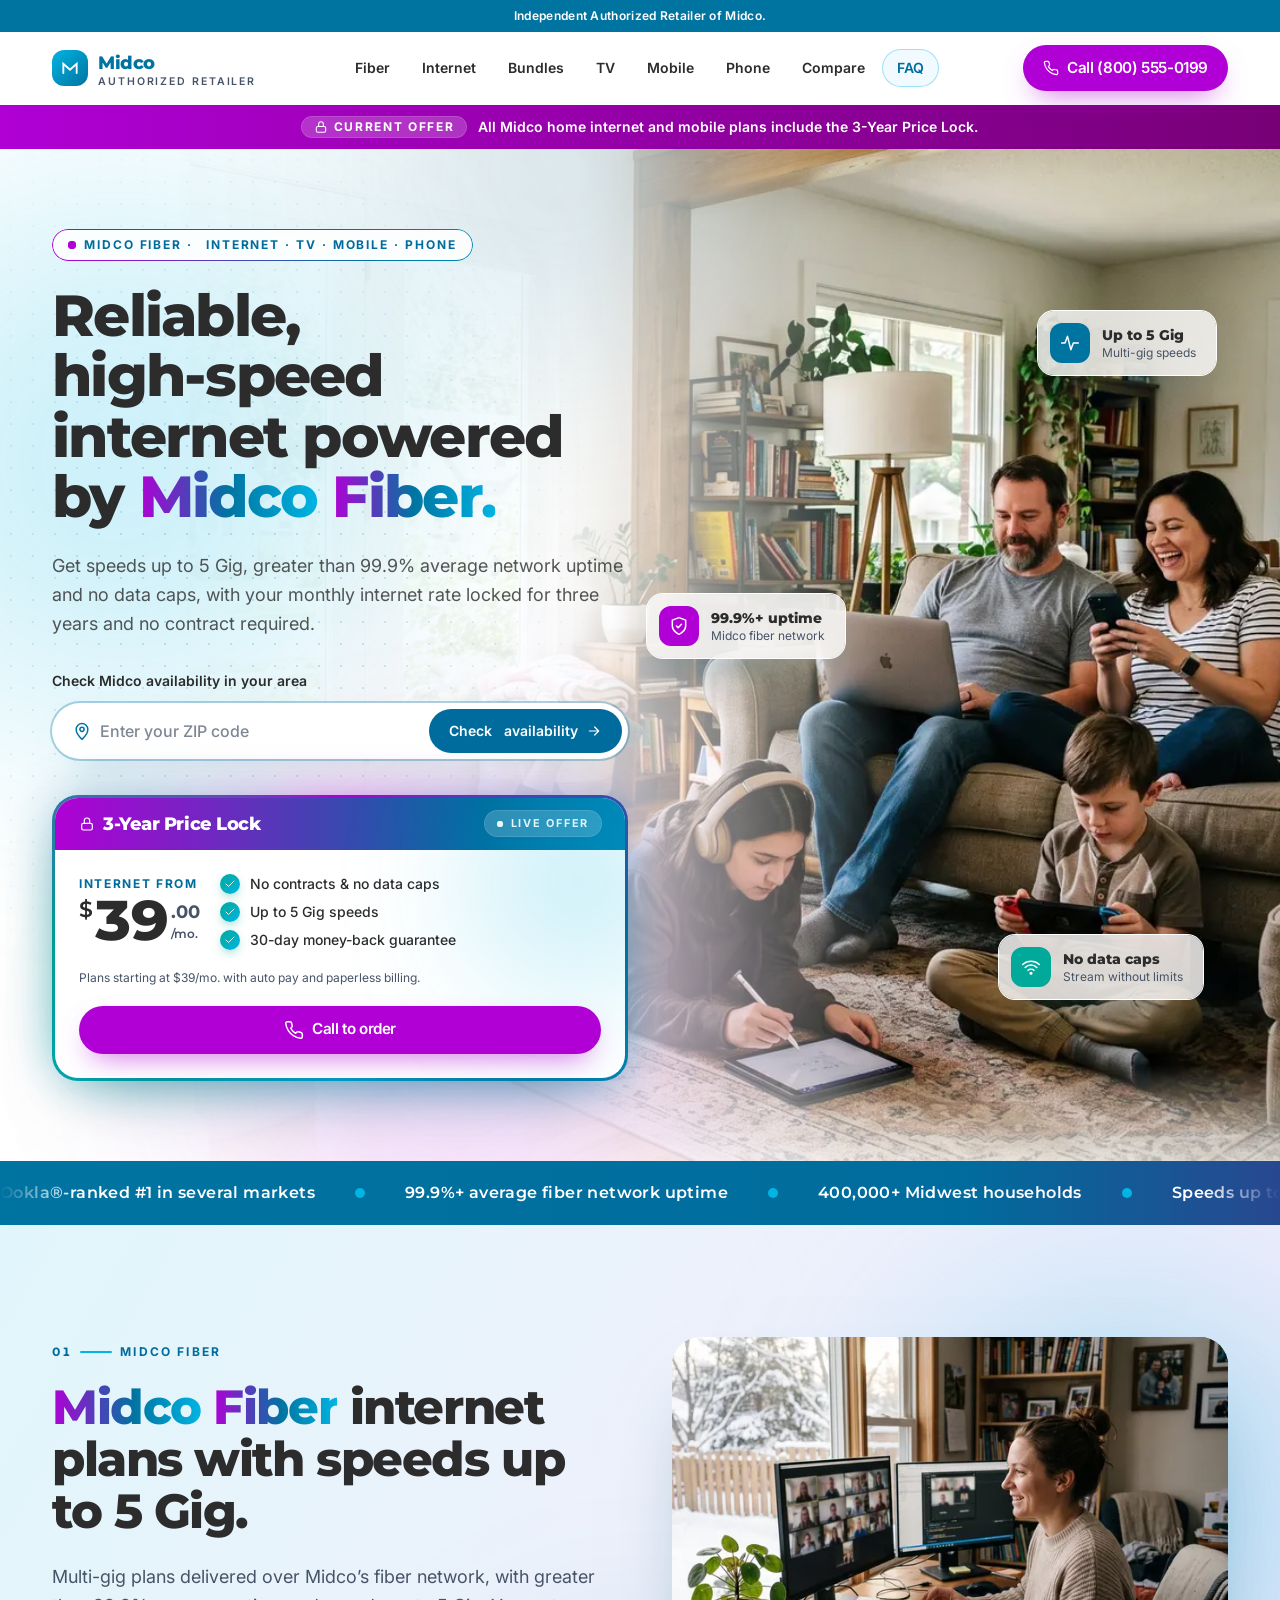
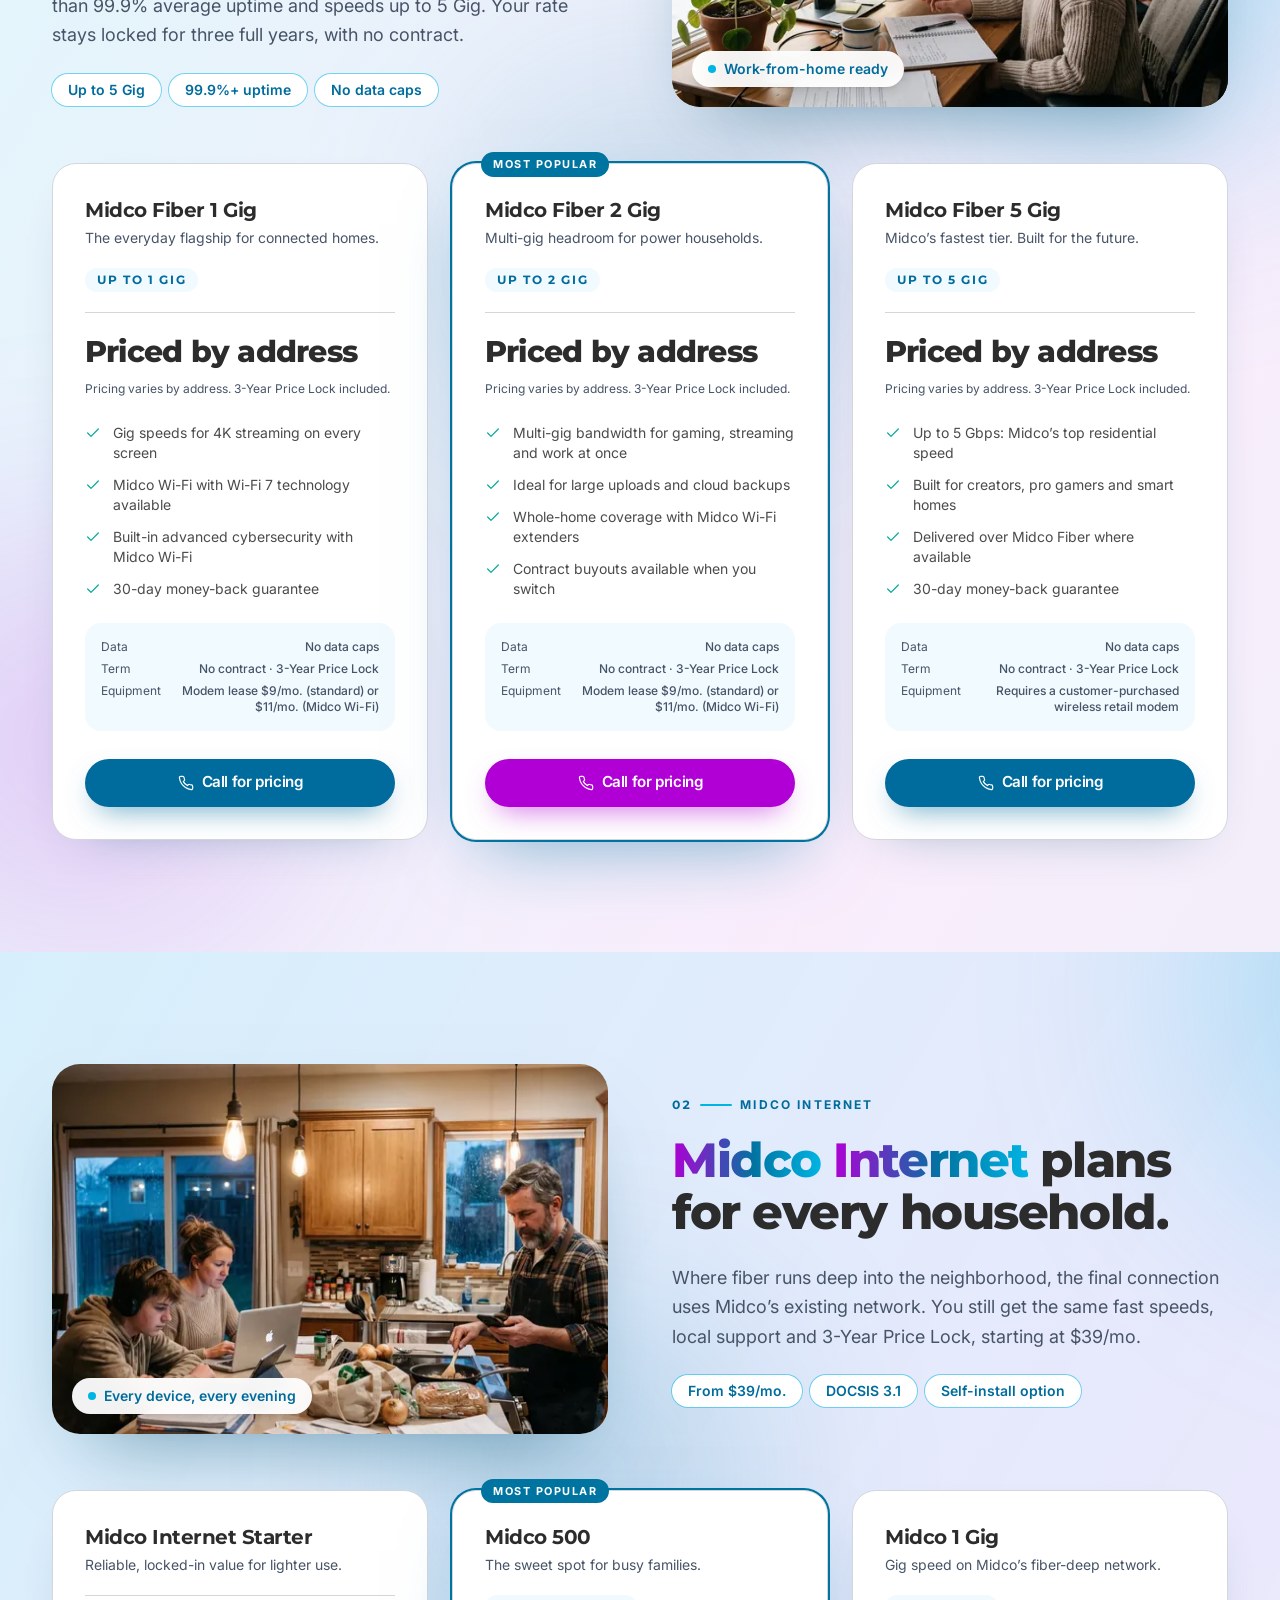
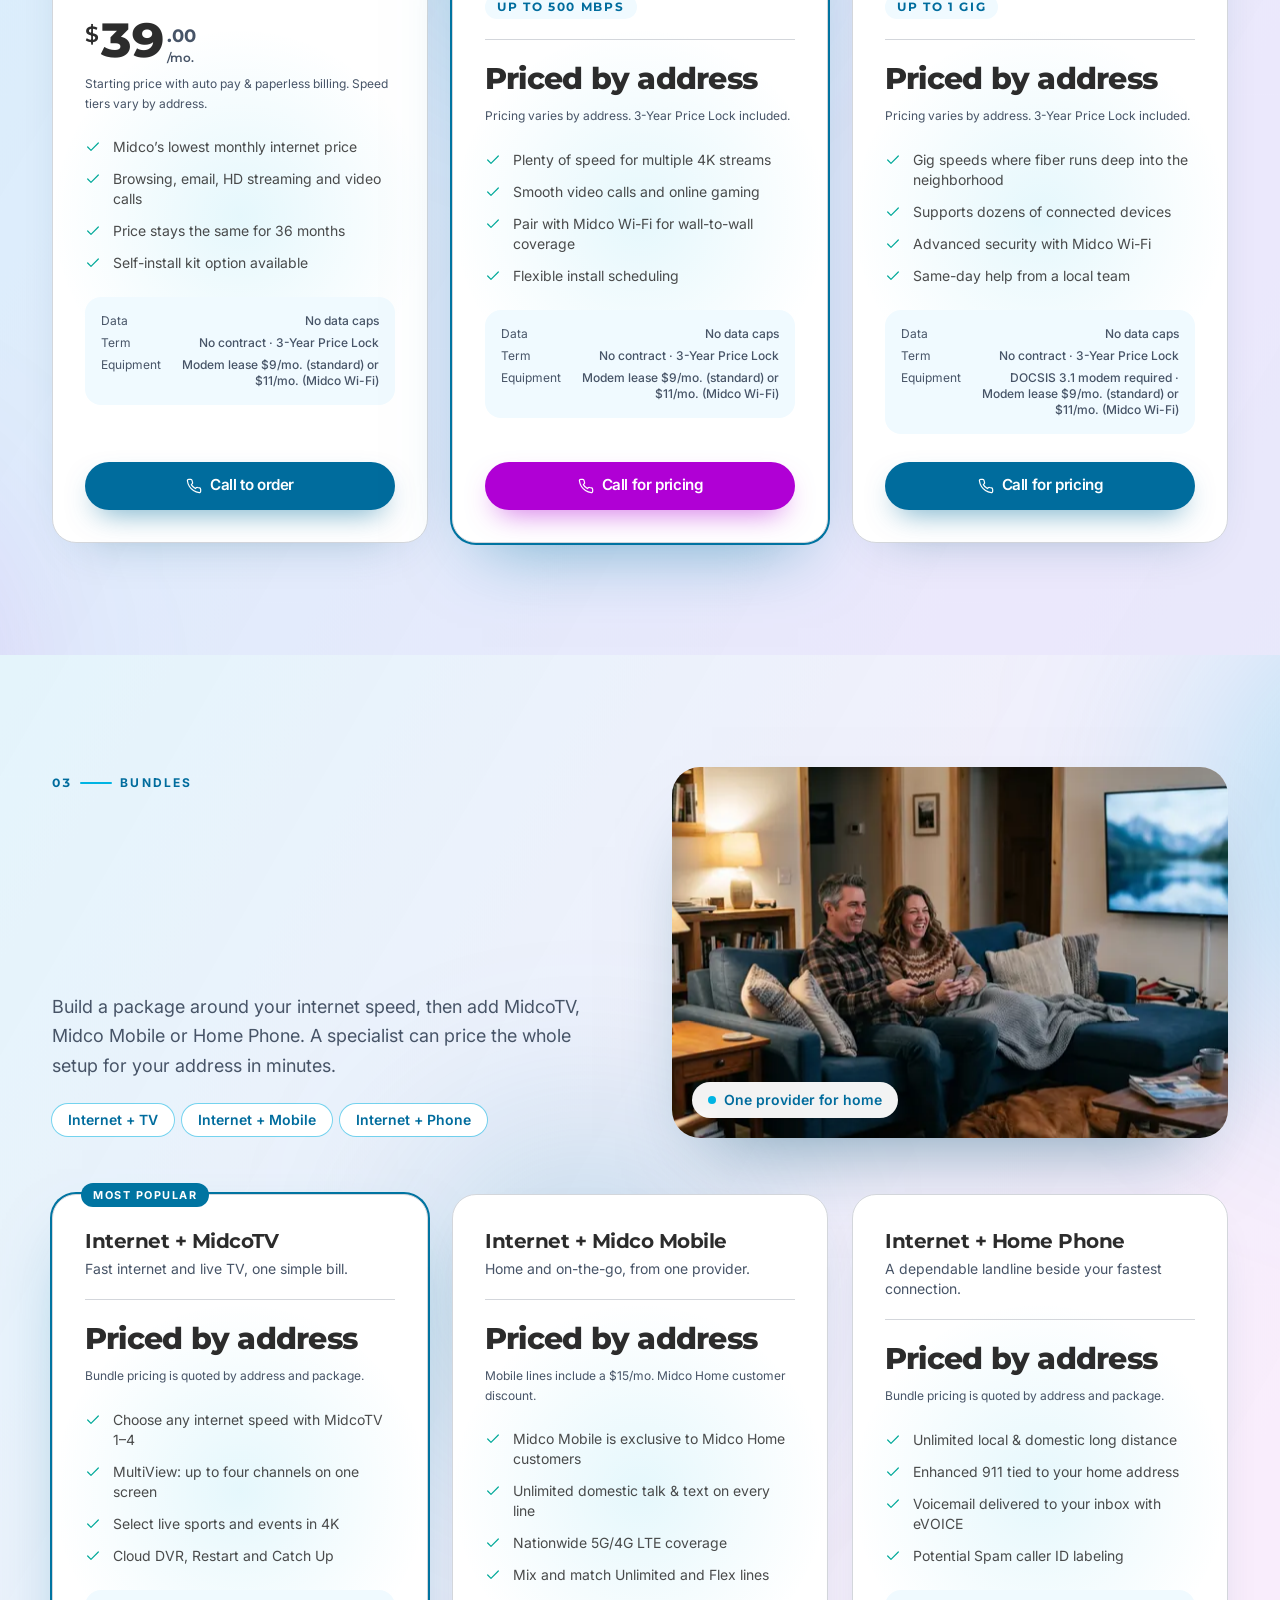
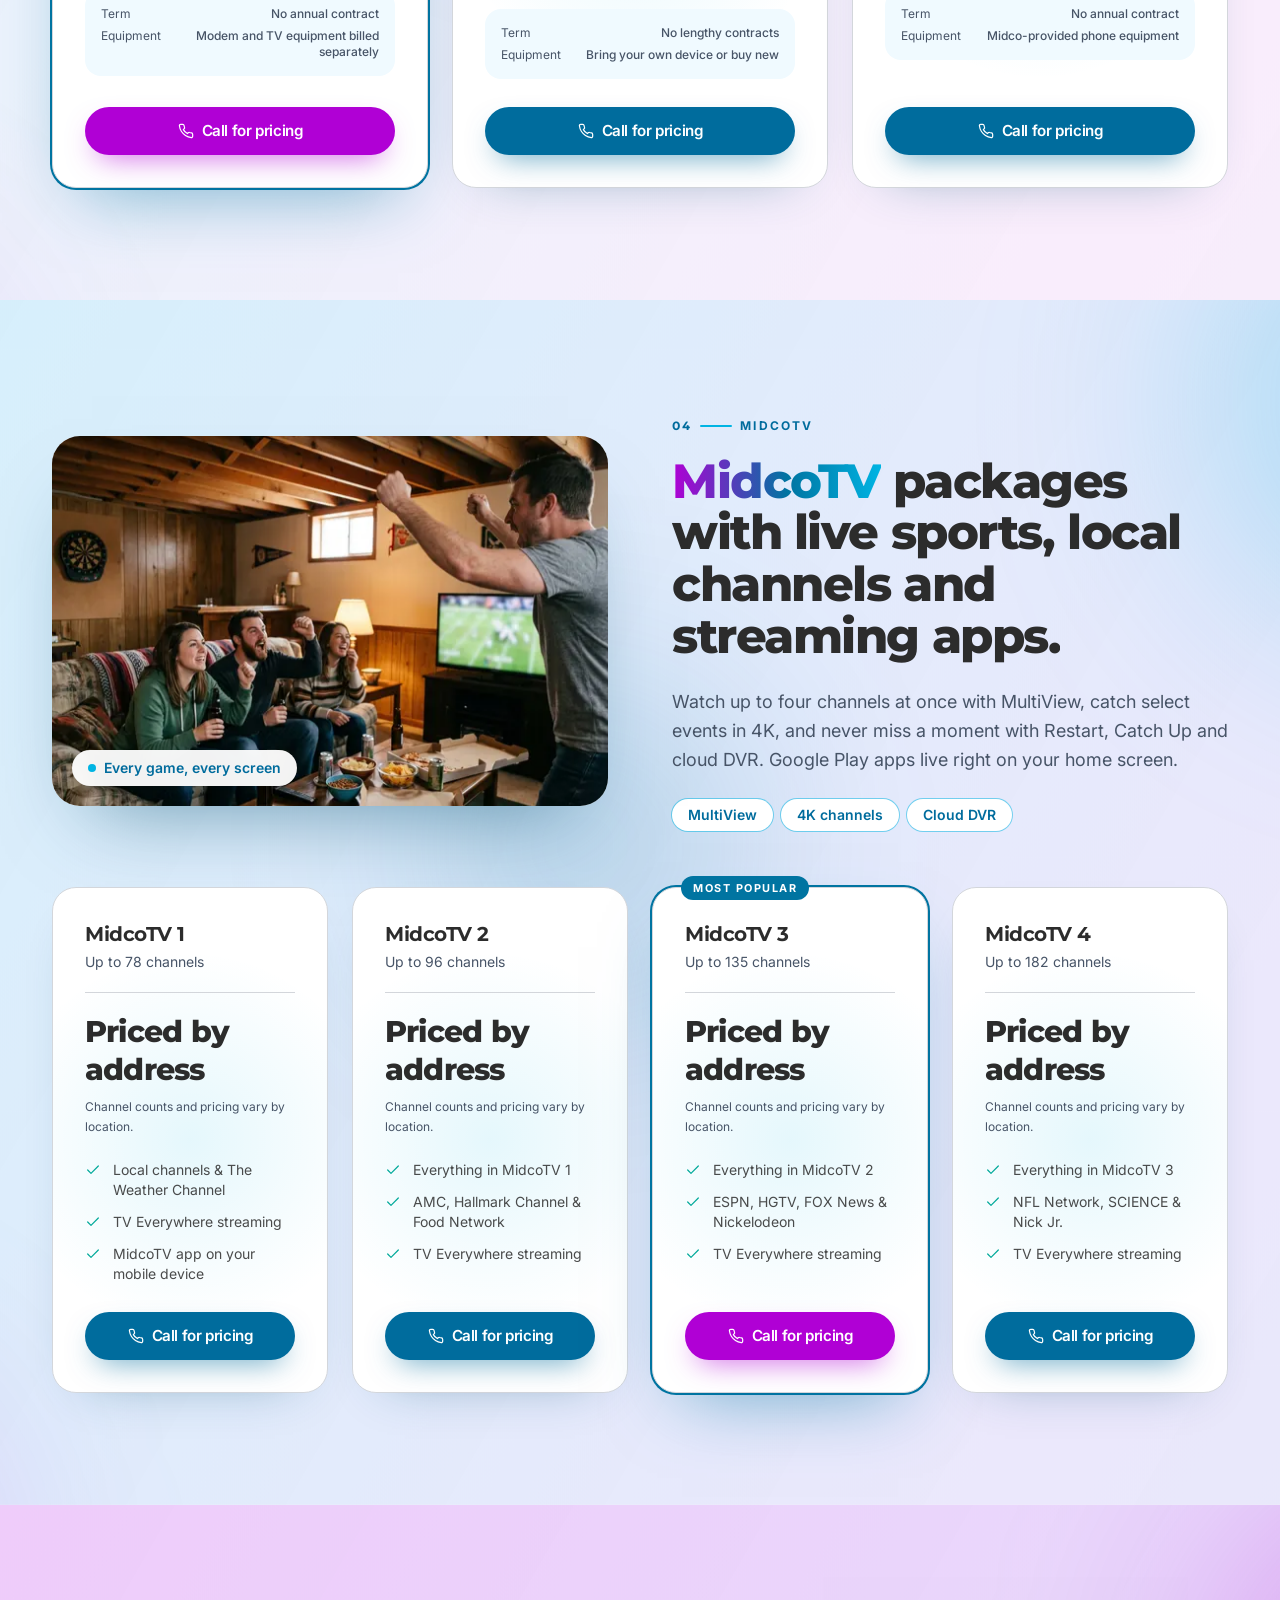
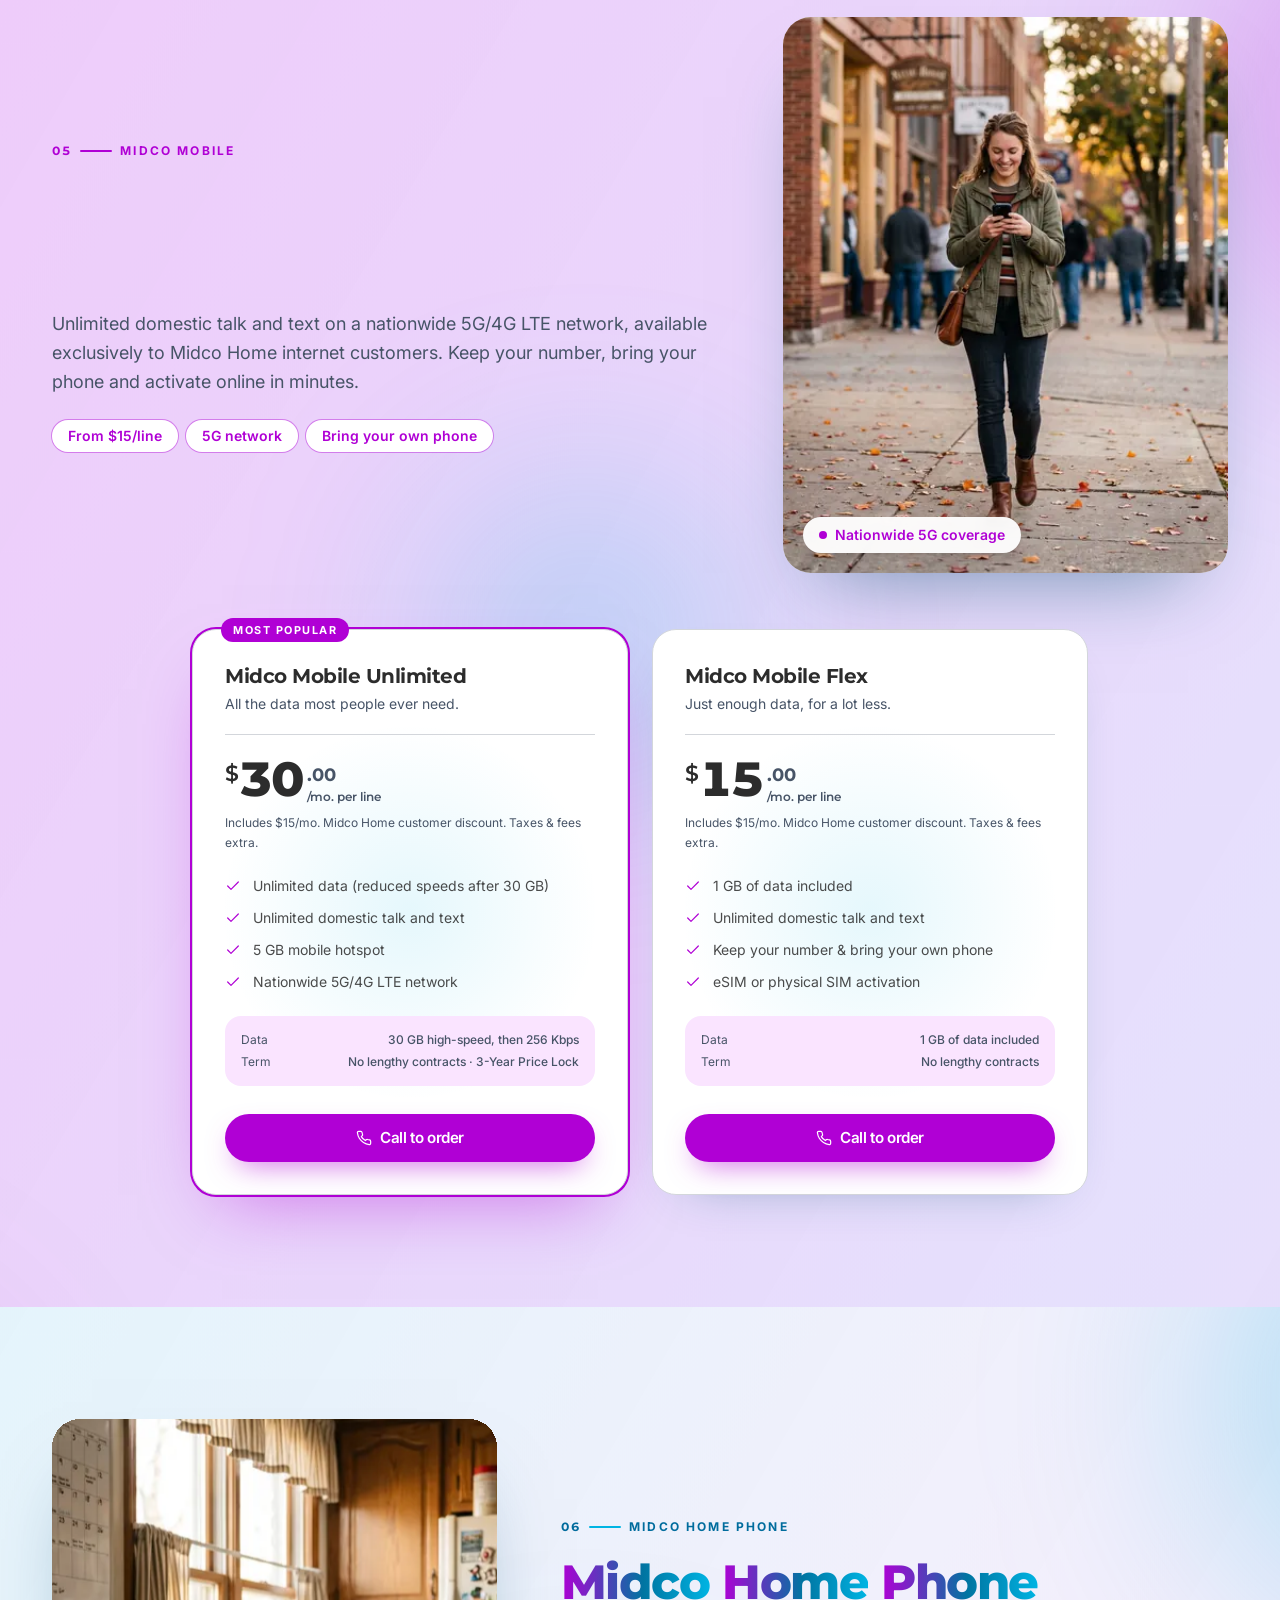
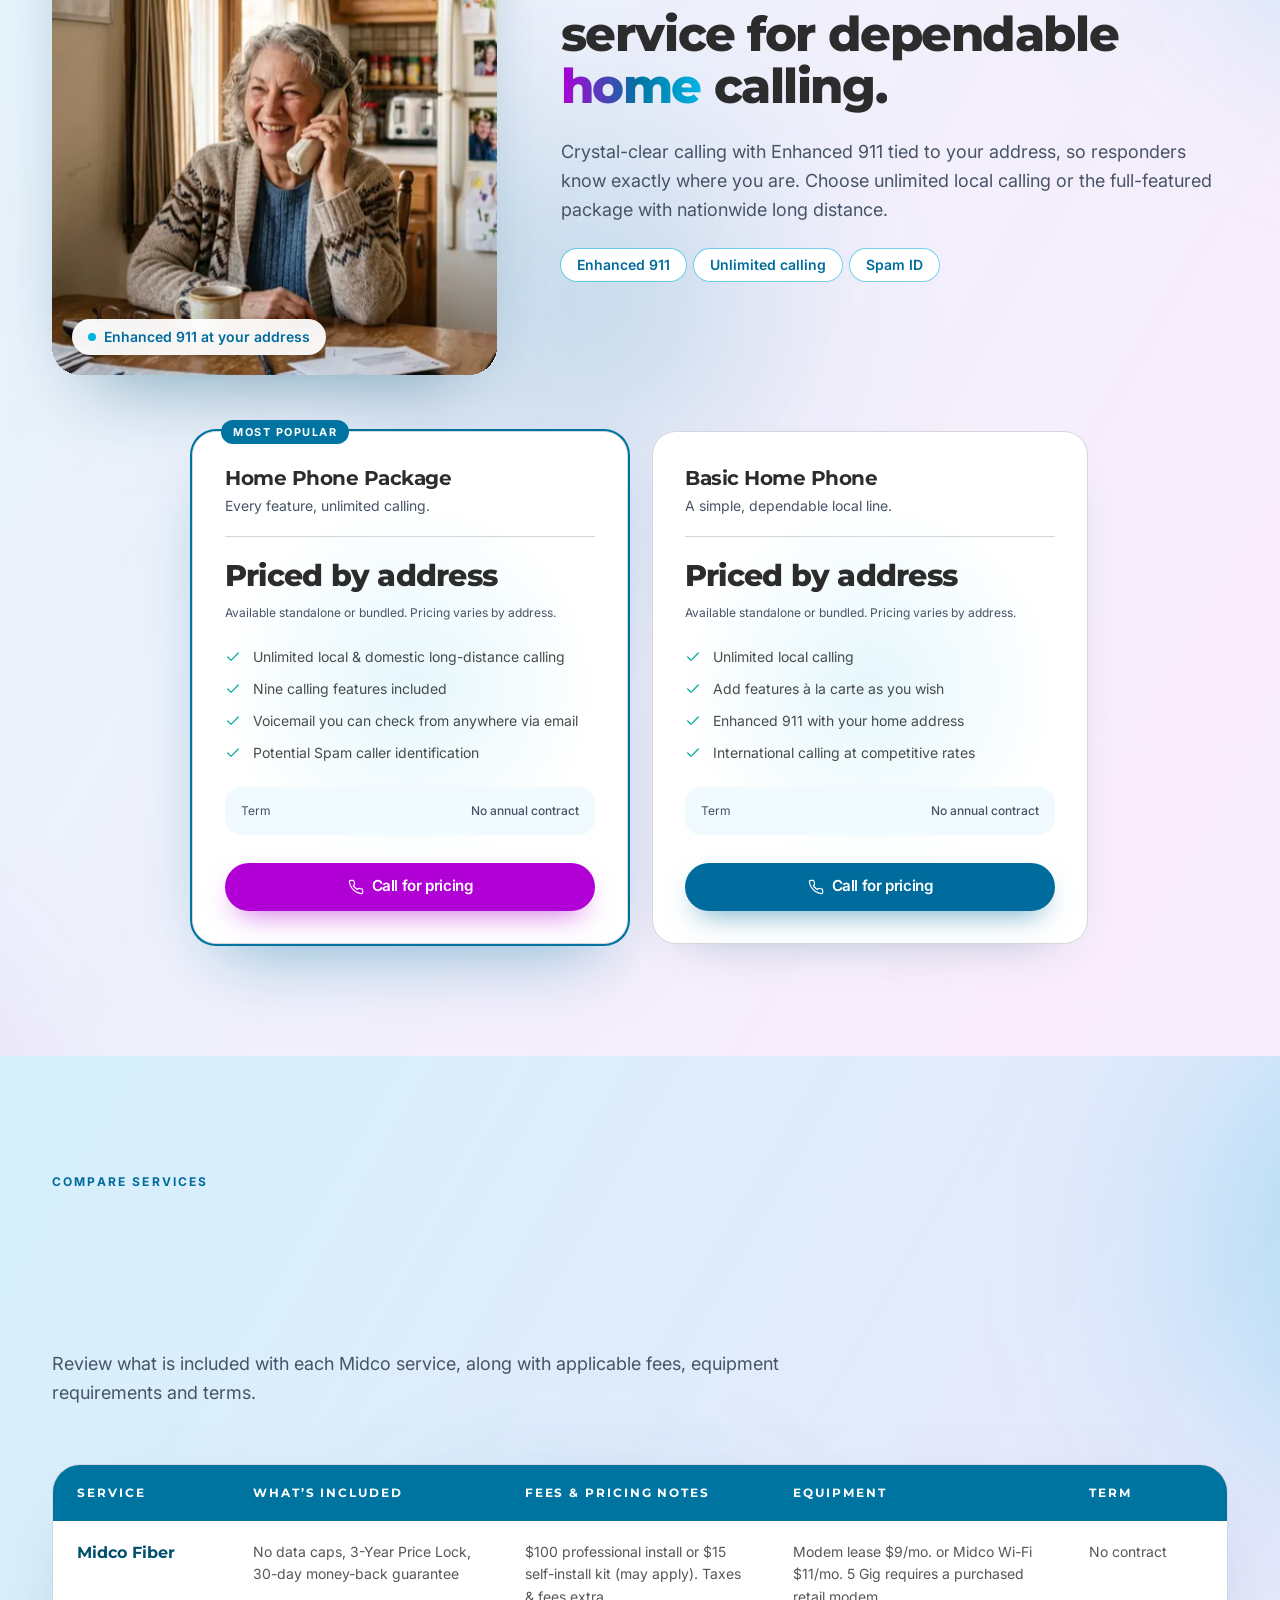
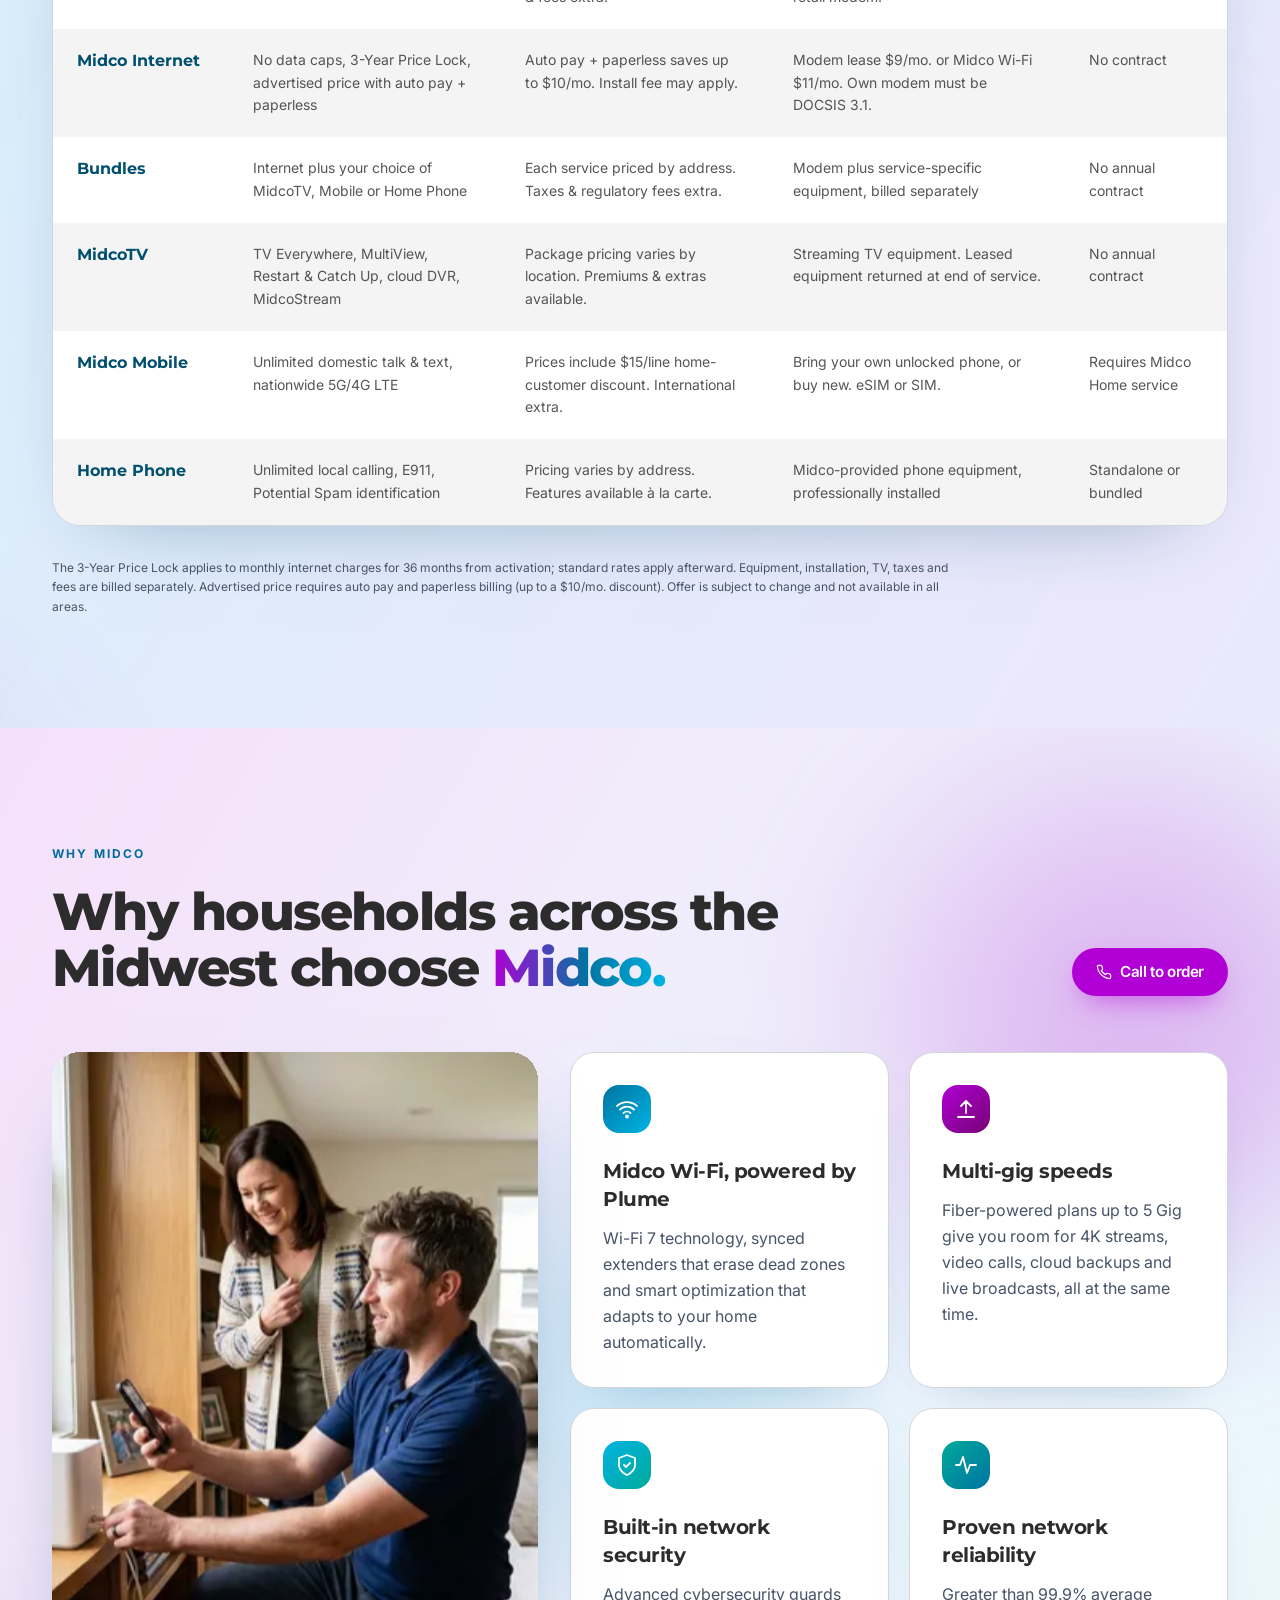
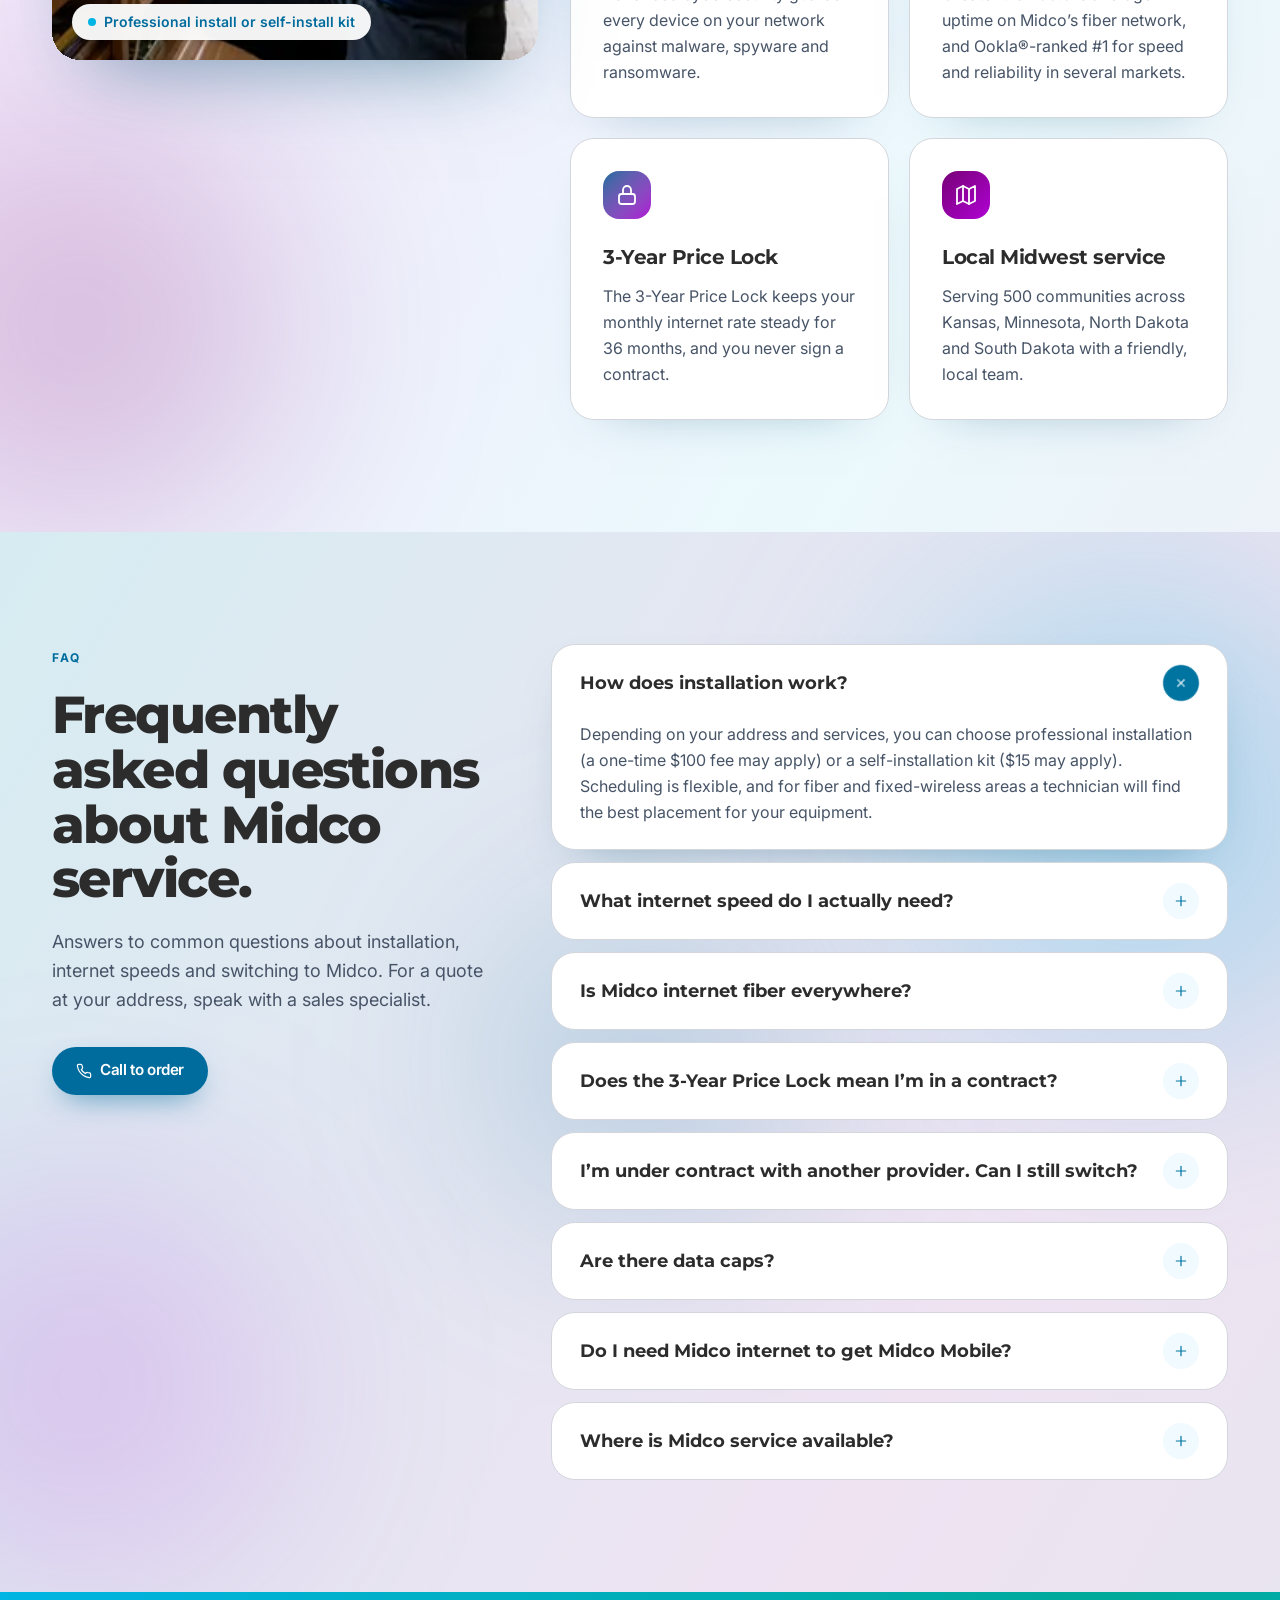
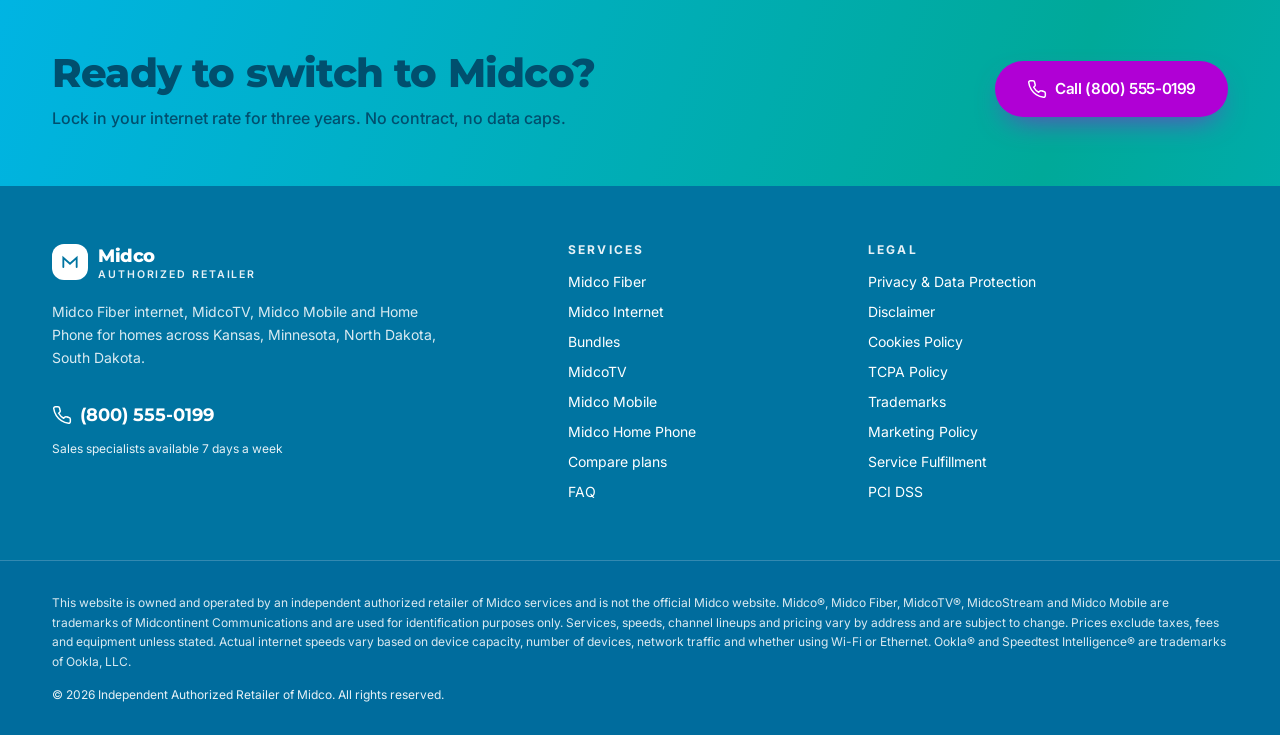
<file: index.html>
<!doctype html>
<html lang="en">
<head>
  <meta charset="utf-8">
  <meta name="viewport" content="width=device-width, initial-scale=1">
  <title>Midco Fiber Internet, TV, Mobile &amp; Home Phone | Authorized Retailer</title>
  <meta name="description" content="Shop Midco Fiber internet up to 5 Gig with a 3-Year Price Lock, no contracts and no data caps. Plans starting at $39/mo. Plus MidcoTV, Midco Mobile and Home Phone. Independent Authorized Retailer of Midco.">
  <meta name="theme-color" content="#0074a1">
  <link rel="icon" href="favicon.ico">

  <!-- Fonts: Montserrat (Gotham stand-in) + Inter -->
  <link rel="preconnect" href="https://fonts.googleapis.com">
  <link rel="preconnect" href="https://fonts.gstatic.com" crossorigin>
  <link rel="stylesheet" href="https://fonts.googleapis.com/css2?family=Inter:wght@400..700&family=Montserrat:wght@500;600;700;800&display=swap">

  <link rel="stylesheet" href="assets/css/lenis.css">
  <link rel="stylesheet" href="assets/css/styles.css">
  <link rel="stylesheet" href="assets/css/effects.css">

  <!-- Enables the animation start states only when JavaScript runs -->
  <script>document.documentElement.classList.add('js');</script>
  <script src="assets/js/vendor/lenis.min.js" defer></script>
  <script src="assets/js/main.js" defer></script>
</head>
<body class="min-h-screen bg-white antialiased">
  <header class="sticky top-0 z-50">
    <!-- 1. Persistent disclosure bar -->
    <div class="bg-midco-500 text-white">
      <p class="container-x flex h-8 items-center justify-center text-center text-xs font-semibold tracking-wide">Independent Authorized Retailer of Midco.</p>
    </div>

    <!-- 2. Sticky nav -->
    <div class="nav-bar border-b border-transparent bg-white/95 backdrop-blur-xl transition-shadow duration-500" data-nav>
      <nav class="container-x flex h-[72px] items-center justify-between gap-3 sm:gap-6" aria-label="Primary">
        <a href="#top" class="group flex items-center gap-2.5" aria-label="Midco plans: back to top">
          <span class="grid h-9 w-9 place-items-center rounded-xl bg-gradient-to-br from-cyan to-midco-500 text-white">
            <svg viewBox="0 0 24 24" class="h-5 w-5" fill="none" stroke="currentColor" stroke-width="2.2" stroke-linecap="round" aria-hidden="true"><path d="M4 18V7l8 7 8-7v11"/></svg>
          </span>
          <span class="leading-none">
            <span class="block font-display text-lg font-extrabold tracking-tight text-midco-500">Midco</span>
            <span class="block whitespace-nowrap text-[0.66rem] font-semibold uppercase tracking-[0.1em] min-[360px]:tracking-[0.18em] text-slate">Authorized Retailer</span>
          </span>
        </a>

        <ul class="relative hidden items-center gap-0.5 lg:flex xl:gap-1" data-nav-list>
          <li aria-hidden="true" class="nav-pill pointer-events-none absolute left-0 top-0 h-full rounded-full bg-midco-50 ring-1 ring-cyan/40"></li>
          <li><a href="#fiber" class="nav-link relative z-10 block rounded-full px-2 py-2 text-sm font-semibold xl:px-3.5 text-ink transition-colors hover:text-midco-600">Fiber</a></li>
          <li><a href="#internet" class="nav-link relative z-10 block rounded-full px-2 py-2 text-sm font-semibold xl:px-3.5 text-ink transition-colors hover:text-midco-600">Internet</a></li>
          <li><a href="#bundles" class="nav-link relative z-10 block rounded-full px-2 py-2 text-sm font-semibold xl:px-3.5 text-ink transition-colors hover:text-midco-600">Bundles</a></li>
          <li><a href="#tv" class="nav-link relative z-10 block rounded-full px-2 py-2 text-sm font-semibold xl:px-3.5 text-ink transition-colors hover:text-midco-600">TV</a></li>
          <li><a href="#mobile" class="nav-link relative z-10 block rounded-full px-2 py-2 text-sm font-semibold xl:px-3.5 text-ink transition-colors hover:text-midco-600">Mobile</a></li>
          <li><a href="#phone" class="nav-link relative z-10 block rounded-full px-2 py-2 text-sm font-semibold xl:px-3.5 text-ink transition-colors hover:text-midco-600">Phone</a></li>
          <li><a href="#compare" class="nav-link relative z-10 block rounded-full px-2 py-2 text-sm font-semibold xl:px-3.5 text-ink transition-colors hover:text-midco-600">Compare</a></li>
          <li><a href="#faq" class="nav-link relative z-10 block rounded-full px-2 py-2 text-sm font-semibold xl:px-3.5 text-ink transition-colors hover:text-midco-600">FAQ</a></li>
        </ul>

        <div class="flex items-center gap-2">
          <span class="hidden sm:block">
            <a href="tel:+18005550199" class="magnetic group relative inline-flex min-h-12 items-center justify-center gap-2 rounded-full px-6 py-3 text-[0.95rem] font-semibold tracking-tight transition-[box-shadow,background-color] duration-300 focus-visible:outline-2 focus-visible:outline-offset-4 focus-visible:outline-midco-500 bg-violet text-white shadow-[0_12px_30px_-12px_rgba(176,0,213,.7)] hover:bg-plum !min-h-11 whitespace-nowrap !px-4 xl:!px-5" data-strength="0.25"><svg class="h-4 w-4" width="24" height="24" viewBox="0 0 24 24" fill="none" stroke="currentColor" stroke-width="1.8" stroke-linecap="round" stroke-linejoin="round" aria-hidden="true"><path d="M22 16.9v3a2 2 0 0 1-2.2 2 19.8 19.8 0 0 1-8.6-3.1 19.5 19.5 0 0 1-6-6A19.8 19.8 0 0 1 2.1 4.2 2 2 0 0 1 4.1 2h3a2 2 0 0 1 2 1.7c.1 1 .4 1.9.7 2.8a2 2 0 0 1-.5 2.1L8 9.9a16 16 0 0 0 6 6l1.3-1.3a2 2 0 0 1 2.1-.4c.9.3 1.8.6 2.8.7a2 2 0 0 1 1.7 2z"/></svg> Call (800) 555-0199</a>
          </span>
          <a href="tel:+18005550199" class="grid h-11 w-11 place-items-center rounded-full bg-violet text-white sm:hidden" aria-label="Call (800) 555-0199"><svg class="h-5 w-5" width="24" height="24" viewBox="0 0 24 24" fill="none" stroke="currentColor" stroke-width="1.8" stroke-linecap="round" stroke-linejoin="round" aria-hidden="true"><path d="M22 16.9v3a2 2 0 0 1-2.2 2 19.8 19.8 0 0 1-8.6-3.1 19.5 19.5 0 0 1-6-6A19.8 19.8 0 0 1 2.1 4.2 2 2 0 0 1 4.1 2h3a2 2 0 0 1 2 1.7c.1 1 .4 1.9.7 2.8a2 2 0 0 1-.5 2.1L8 9.9a16 16 0 0 0 6 6l1.3-1.3a2 2 0 0 1 2.1-.4c.9.3 1.8.6 2.8.7a2 2 0 0 1 1.7 2z"/></svg></a>
          <button type="button" class="grid h-11 w-11 place-items-center rounded-full text-midco-600 ring-1 ring-midco-100 lg:hidden" aria-expanded="false" aria-controls="mobile-nav" aria-label="Open menu" data-menu-toggle>
            <svg viewBox="0 0 24 24" class="h-5 w-5" fill="none" stroke="currentColor" stroke-width="2" stroke-linecap="round" aria-hidden="true">
              <path class="menu-open" d="M4 7h16M4 12h16M4 17h16"/>
              <path class="menu-close" d="M6 6l12 12M18 6L6 18"/>
            </svg>
          </button>
        </div>
      </nav>

      <div id="mobile-nav" class="mobile-nav lg:hidden">
        <ul class="container-x grid gap-1 overflow-hidden">
          <li><a href="#fiber" class="block rounded-xl px-4 py-3 text-base font-semibold text-ink hover:bg-midco-50">Fiber</a></li>
          <li><a href="#internet" class="block rounded-xl px-4 py-3 text-base font-semibold text-ink hover:bg-midco-50">Internet</a></li>
          <li><a href="#bundles" class="block rounded-xl px-4 py-3 text-base font-semibold text-ink hover:bg-midco-50">Bundles</a></li>
          <li><a href="#tv" class="block rounded-xl px-4 py-3 text-base font-semibold text-ink hover:bg-midco-50">TV</a></li>
          <li><a href="#mobile" class="block rounded-xl px-4 py-3 text-base font-semibold text-ink hover:bg-midco-50">Mobile</a></li>
          <li><a href="#phone" class="block rounded-xl px-4 py-3 text-base font-semibold text-ink hover:bg-midco-50">Phone</a></li>
          <li><a href="#compare" class="block rounded-xl px-4 py-3 text-base font-semibold text-ink hover:bg-midco-50">Compare</a></li>
          <li><a href="#faq" class="block rounded-xl px-4 py-3 text-base font-semibold text-ink hover:bg-midco-50">FAQ</a></li>
        </ul>
      </div>
    </div>
  </header>

  <main>
    <!-- Hero -->
    <section id="top" class="relative isolate overflow-hidden bg-white" data-hero data-anim-bg>
      <!-- Offer ribbon: flowing gradient + light sweep -->
      <div class="ribbon shine relative z-10 overflow-hidden text-white">
        <p class="container-x relative flex flex-wrap items-center justify-center gap-x-3 gap-y-1 py-3 text-center text-sm font-semibold">
          <span class="inline-flex items-center gap-1.5 rounded-full bg-white/20 px-3 py-0.5 text-xs font-bold uppercase tracking-[0.14em] ring-1 ring-white/30"><svg class="h-3.5 w-3.5" width="24" height="24" viewBox="0 0 24 24" fill="none" stroke="currentColor" stroke-width="1.8" stroke-linecap="round" stroke-linejoin="round" aria-hidden="true"><rect x="4" y="11" width="16" height="10" rx="2.5"/><path d="M8 11V7a4 4 0 0 1 8 0v4"/></svg> Current offer</span>
          All Midco home internet and mobile plans include the 3-Year Price Lock.
        </p>
      </div>

      <!-- Mobile / tablet banner photo (slow Ken Burns zoom) -->
      <div class="relative aspect-[4/3] w-full overflow-hidden sm:aspect-[16/9] lg:hidden">
        <div class="kenburns absolute inset-0">
          <picture>
            <source type="image/webp" srcset="assets/images/hero-bg-640.webp 640w, assets/images/hero-bg-1080.webp 1080w, assets/images/hero-bg-1600.webp 1600w, assets/images/hero-bg-2400.webp 2400w" sizes="(min-width: 1024px) 1px, 100vw">
            <img src="assets/images/hero-bg.jpg" alt="A family relaxing in a bright living room, each streaming, working and gaming on their own device" width="2400" height="1340" fetchpriority="high" decoding="async" class="absolute inset-0 h-full w-full object-cover" style="object-position:78% 50%;background:url([data-uri]) center/cover">
          </picture>
        </div>
        <div class="absolute inset-x-0 bottom-0 h-24 bg-gradient-to-b from-transparent to-white"></div>
        <!-- Floating chips (phones & tablets) -->
        <div aria-hidden="true" class="pointer-events-none absolute inset-x-4 bottom-5 flex flex-wrap gap-2 sm:inset-x-6">
          <div class="hero-in" style="--d:900ms">
            <div class="float-1 flex items-center gap-2 rounded-xl bg-white/85 py-1.5 pl-1.5 pr-3 shadow-[0_12px_30px_-14px_rgba(0,79,110,.6)] ring-1 ring-white backdrop-blur-xl">
              <span class="grid h-7 w-7 place-items-center rounded-lg text-white bg-midco-500"><svg class="h-4 w-4" width="24" height="24" viewBox="0 0 24 24" fill="none" stroke="currentColor" stroke-width="1.8" stroke-linecap="round" stroke-linejoin="round" aria-hidden="true"><path d="M2 12h4l3-8 4 16 3-8h6"/></svg></span>
              <span class="font-display text-xs font-extrabold text-ink">Up to 5 Gig</span>
            </div>
          </div>
          <div class="hero-in" style="--d:1100ms">
            <div class="float-2 flex items-center gap-2 rounded-xl bg-white/85 py-1.5 pl-1.5 pr-3 shadow-[0_12px_30px_-14px_rgba(0,79,110,.6)] ring-1 ring-white backdrop-blur-xl">
              <span class="grid h-7 w-7 place-items-center rounded-lg text-white bg-teal"><svg class="h-4 w-4" width="24" height="24" viewBox="0 0 24 24" fill="none" stroke="currentColor" stroke-width="1.8" stroke-linecap="round" stroke-linejoin="round" aria-hidden="true"><path d="M5 12.5a10 10 0 0 1 14 0M8.5 16a5 5 0 0 1 7 0M2 9a15 15 0 0 1 20 0"/><circle cx="12" cy="19.5" r="1" fill="currentColor"/></svg></span>
              <span class="font-display text-xs font-extrabold text-ink">No data caps</span>
            </div>
          </div>
        </div>
      </div>

      <!-- Desktop background photo (slow Ken Burns zoom) -->
      <div class="absolute inset-0 top-[44px] -z-10 hidden overflow-hidden lg:block">
        <div class="kenburns absolute inset-0">
          <picture>
            <source type="image/webp" srcset="assets/images/hero-bg-640.webp 640w, assets/images/hero-bg-1080.webp 1080w, assets/images/hero-bg-1600.webp 1600w, assets/images/hero-bg-2400.webp 2400w" sizes="(min-width: 1024px) 100vw, 1px">
            <img src="assets/images/hero-bg.jpg" alt="" width="2400" height="1340" fetchpriority="high" decoding="async" class="absolute inset-0 h-full w-full object-cover" style="object-position:72% 50%;background:url([data-uri]) center/cover">
          </picture>
        </div>
        <div class="absolute inset-0 bg-gradient-to-r from-white via-white/90 via-45% to-white/0 to-70%"></div>
        <div class="absolute inset-x-0 bottom-0 h-24 bg-gradient-to-b from-transparent to-white/70"></div>
      </div>

      <!-- Drifting brand-colour glows + fine dot grid behind the copy -->
      <div aria-hidden="true" class="pointer-events-none absolute inset-0 -z-10 overflow-hidden">
        <div class="hero-dots absolute inset-y-0 left-0 w-full lg:w-[60%]"></div>
        <div class="drift-1 absolute left-[-12%] top-[8%] h-[34rem] w-[34rem] rounded-full bg-cyan/20 blur-[120px]"></div>
        <div class="drift-2 absolute bottom-[-10%] left-[18%] h-[28rem] w-[28rem] rounded-full bg-violet/15 blur-[120px]"></div>
        <div class="drift-3 absolute left-[30%] top-[-10%] h-[22rem] w-[22rem] rounded-full bg-midco-500/15 blur-[110px]"></div>
      </div>

      <!-- Floating glass stat chips over the photo (desktop) -->
      <div aria-hidden="true" class="pointer-events-none absolute inset-0 top-[44px] -z-10 hidden lg:block">
        <div class="hero-in absolute right-[5%] top-[16%]" style="--d:1100ms">
          <div class="float-1 flex items-center gap-3 rounded-2xl bg-white/80 py-3 pl-3 pr-5 shadow-[0_20px_50px_-20px_rgba(0,79,110,.5)] ring-1 ring-white backdrop-blur-xl">
            <span class="grid h-10 w-10 place-items-center rounded-xl text-white bg-midco-500"><svg class="h-5 w-5" width="24" height="24" viewBox="0 0 24 24" fill="none" stroke="currentColor" stroke-width="1.8" stroke-linecap="round" stroke-linejoin="round" aria-hidden="true"><path d="M2 12h4l3-8 4 16 3-8h6"/></svg></span>
            <span class="leading-tight">
              <span class="block font-display text-sm font-extrabold text-ink">Up to 5 Gig</span>
              <span class="block text-xs text-slate">Multi-gig speeds</span>
            </span>
          </div>
        </div>
        <div class="hero-in absolute right-[34%] top-[44%]" style="--d:1300ms">
          <div class="float-2 flex items-center gap-3 rounded-2xl bg-white/80 py-3 pl-3 pr-5 shadow-[0_20px_50px_-20px_rgba(0,79,110,.5)] ring-1 ring-white backdrop-blur-xl">
            <span class="grid h-10 w-10 place-items-center rounded-xl text-white bg-violet"><svg class="h-5 w-5" width="24" height="24" viewBox="0 0 24 24" fill="none" stroke="currentColor" stroke-width="1.8" stroke-linecap="round" stroke-linejoin="round" aria-hidden="true"><path d="M12 22s8-3.5 8-10V5l-8-3-8 3v7c0 6.5 8 10 8 10z"/><path d="m9 12 2 2 4-4"/></svg></span>
            <span class="leading-tight">
              <span class="block font-display text-sm font-extrabold text-ink">99.9%+ uptime</span>
              <span class="block text-xs text-slate">Midco fiber network</span>
            </span>
          </div>
        </div>
        <div class="hero-in absolute right-[6%] bottom-[16%]" style="--d:1500ms">
          <div class="float-3 flex items-center gap-3 rounded-2xl bg-white/80 py-3 pl-3 pr-5 shadow-[0_20px_50px_-20px_rgba(0,79,110,.5)] ring-1 ring-white backdrop-blur-xl">
            <span class="grid h-10 w-10 place-items-center rounded-xl text-white bg-teal"><svg class="h-5 w-5" width="24" height="24" viewBox="0 0 24 24" fill="none" stroke="currentColor" stroke-width="1.8" stroke-linecap="round" stroke-linejoin="round" aria-hidden="true"><path d="M5 12.5a10 10 0 0 1 14 0M8.5 16a5 5 0 0 1 7 0M2 9a15 15 0 0 1 20 0"/><circle cx="12" cy="19.5" r="1" fill="currentColor"/></svg></span>
            <span class="leading-tight">
              <span class="block font-display text-sm font-extrabold text-ink">No data caps</span>
              <span class="block text-xs text-slate">Stream without limits</span>
            </span>
          </div>
        </div>
      </div>

      <div class="container-x relative pb-14 pt-4 sm:pb-16 lg:flex lg:min-h-[calc(100svh-var(--header-h)-44px)] lg:items-center lg:py-20">
        <div class="max-w-xl md:max-w-2xl lg:max-w-xl">
          <p class="hero-in hero-pill eyebrow rounded-full bg-white/85 px-3.5 py-2 !text-[0.66rem] !tracking-[0.1em] text-midco-600 min-[400px]:!text-xs min-[400px]:!tracking-[0.16em] sm:px-4 shadow-[0_10px_30px_-18px_rgba(0,79,110,.6)] backdrop-blur" style="--d:0ms">
            <span class="live-dot relative inline-flex h-2 w-2 rounded-full bg-violet"></span>
            <span class="hidden min-[380px]:inline">Midco Fiber ·&nbsp;</span>Internet · TV · Mobile · Phone
          </p>

          <h1 class="mt-6 font-display text-[clamp(2.05rem,1.2rem+3.6vw,3.6rem)] font-extrabold leading-[1.05] tracking-[-0.03em] text-ink" aria-label="Reliable, high-speed internet powered by Midco Fiber." data-reveal><span class="rv-w" aria-hidden="true"><span class="rv-i" style="--d:0ms">Reliable,</span>&nbsp;</span><span class="rv-w" aria-hidden="true"><span class="rv-i" style="--d:55ms">high-speed</span>&nbsp;</span><span class="rv-w" aria-hidden="true"><span class="rv-i" style="--d:110ms">internet</span>&nbsp;</span><span class="rv-w" aria-hidden="true"><span class="rv-i" style="--d:165ms">powered</span>&nbsp;</span><span class="rv-w" aria-hidden="true"><span class="rv-i" style="--d:220ms">by</span>&nbsp;</span><span class="rv-w" aria-hidden="true"><span class="rv-i text-gradient text-shimmer" style="--d:275ms">Midco</span>&nbsp;</span><span class="rv-w" aria-hidden="true"><span class="rv-i text-gradient text-shimmer" style="--d:330ms">Fiber.</span></span></h1>

          <p class="hero-in mt-6 text-lg leading-relaxed text-ink/80" style="--d:500ms">Get speeds up to 5 Gig, greater than 99.9% average network uptime and no data caps, with your monthly internet rate locked for three years and no contract required.</p>

          <div class="hero-in mt-8" style="--d:650ms">
            <p class="mb-3 text-sm font-semibold text-ink">Check Midco availability in your area</p>
            <div data-zip>
              <form class="flex items-center gap-2 rounded-full bg-white p-1.5 pl-5 shadow-[0_16px_40px_-24px_rgba(0,79,110,.6)] ring-2 ring-midco-500/30 focus-within:ring-midco-500" novalidate>
                <svg class="h-5 w-5 shrink-0 text-midco-500" width="24" height="24" viewBox="0 0 24 24" fill="none" stroke="currentColor" stroke-width="1.8" stroke-linecap="round" stroke-linejoin="round" aria-hidden="true"><path d="M12 22s7-6.2 7-12a7 7 0 1 0-14 0c0 5.8 7 12 7 12z"/><circle cx="12" cy="10" r="2.5"/></svg>
                <label for="zip" class="sr-only">ZIP code</label>
                <input id="zip" inputmode="numeric" autocomplete="postal-code" maxlength="5" placeholder="Enter your ZIP code" aria-describedby="zip-status" class="min-w-0 flex-1 bg-transparent py-2.5 text-base font-medium text-ink placeholder:text-slate/70 focus:outline-none">
                <button type="submit" class="inline-flex min-h-11 shrink-0 items-center gap-2 rounded-full bg-midco-600 px-5 text-sm font-semibold text-white transition hover:bg-midco-700 focus-visible:outline-2 focus-visible:outline-offset-2 focus-visible:outline-midco-500">
                  Check<span class="hidden min-[400px]:inline">&nbsp;availability</span> <svg class="hidden h-4 w-4 sm:block" width="24" height="24" viewBox="0 0 24 24" fill="none" stroke="currentColor" stroke-width="1.8" stroke-linecap="round" stroke-linejoin="round" aria-hidden="true"><path d="M5 12h14M13 6l6 6-6 6"/></svg>
                </button>
              </form>
              <div id="zip-status" aria-live="polite"></div>
            </div>
          </div>

          <!-- Highlighted current offer: rotating gradient border, glow, light sweep, price count-up -->
          <div class="hero-in offer-frame mt-9" style="--d:800ms">
            <aside class="offer-card relative overflow-hidden rounded-[23px] bg-white" aria-label="Current Midco offer">
              <div class="offer-bar shine relative flex items-center justify-between gap-3 overflow-hidden px-6 py-3 text-white">
                <p class="relative flex items-center gap-2 font-display text-base font-extrabold tracking-tight sm:text-lg"><svg class="h-4 w-4" width="24" height="24" viewBox="0 0 24 24" fill="none" stroke="currentColor" stroke-width="1.8" stroke-linecap="round" stroke-linejoin="round" aria-hidden="true"><rect x="4" y="11" width="16" height="10" rx="2.5"/><path d="M8 11V7a4 4 0 0 1 8 0v4"/></svg> 3-Year Price Lock</p>
                <span class="relative inline-flex items-center gap-2 rounded-full bg-white/20 px-3 py-1 text-[0.68rem] font-bold uppercase tracking-[0.16em] text-white ring-1 ring-white/30">
                  <span class="live-dot live-dot-white relative inline-flex h-1.5 w-1.5 rounded-full bg-white"></span>
                  Live offer
                </span>
              </div>
              <div class="relative grid gap-5 p-6 sm:grid-cols-[auto_1fr] sm:items-center">
                <div aria-hidden="true" class="offer-glow pointer-events-none absolute -right-16 -top-20 h-56 w-56 rounded-full bg-cyan/20 blur-3xl"></div>
                <div class="relative">
                  <p class="text-xs font-bold uppercase tracking-[0.14em] text-midco-600">Internet from</p>
                  <div>
                    <p class="flex items-start font-display leading-none text-ink" aria-label="$39 /mo.">
                      <span aria-hidden="true" class="mt-[0.35em] text-[1.35rem] font-semibold">$</span>
                      <span aria-hidden="true" class="font-extrabold tracking-[-0.04em] text-[clamp(2.75rem,6vw,3.5rem)] tabular-nums" data-countup="39">39</span>
                      <span aria-hidden="true" class="ml-1 mt-[0.4em] flex flex-col leading-tight">
                        <span class="text-lg font-bold text-slate">.00</span>
                        <span class="text-xs font-semibold text-slate">/mo.</span>
                      </span>
                    </p>
                  </div>
                </div>
                <ul class="relative grid gap-2 text-sm" data-stagger>
                  <li class="stg flex items-center gap-2.5 font-medium text-ink" style="--d:1100ms"><span class="grid h-5 w-5 shrink-0 place-items-center rounded-full bg-gradient-to-br from-teal to-cyan text-white shadow-[0_4px_12px_-4px_rgba(0,169,153,.8)]"><svg class="h-3 w-3" width="24" height="24" viewBox="0 0 24 24" fill="none" stroke="currentColor" stroke-width="1.8" stroke-linecap="round" stroke-linejoin="round" aria-hidden="true"><path d="M20 6 9 17l-5-5"/></svg></span>No contracts &amp; no data caps</li>
                  <li class="stg flex items-center gap-2.5 font-medium text-ink" style="--d:1220ms"><span class="grid h-5 w-5 shrink-0 place-items-center rounded-full bg-gradient-to-br from-teal to-cyan text-white shadow-[0_4px_12px_-4px_rgba(0,169,153,.8)]"><svg class="h-3 w-3" width="24" height="24" viewBox="0 0 24 24" fill="none" stroke="currentColor" stroke-width="1.8" stroke-linecap="round" stroke-linejoin="round" aria-hidden="true"><path d="M20 6 9 17l-5-5"/></svg></span>Up to 5 Gig speeds</li>
                  <li class="stg flex items-center gap-2.5 font-medium text-ink" style="--d:1340ms"><span class="grid h-5 w-5 shrink-0 place-items-center rounded-full bg-gradient-to-br from-teal to-cyan text-white shadow-[0_4px_12px_-4px_rgba(0,169,153,.8)]"><svg class="h-3 w-3" width="24" height="24" viewBox="0 0 24 24" fill="none" stroke="currentColor" stroke-width="1.8" stroke-linecap="round" stroke-linejoin="round" aria-hidden="true"><path d="M20 6 9 17l-5-5"/></svg></span>30-day money-back guarantee</li>
                </ul>
                <p class="relative text-xs text-slate sm:col-span-2">Plans starting at $39/mo. with auto pay and paperless billing.</p>
                <a href="tel:+18005550199" class="magnetic group relative inline-flex min-h-12 items-center justify-center gap-2 rounded-full px-6 py-3 text-[0.95rem] font-semibold tracking-tight transition-[box-shadow,background-color] duration-300 focus-visible:outline-2 focus-visible:outline-offset-4 focus-visible:outline-midco-500 bg-violet text-white shadow-[0_12px_30px_-12px_rgba(176,0,213,.7)] hover:bg-plum btn-shine w-full overflow-hidden sm:col-span-2" data-strength="0.15" aria-label="Call to order the current Midco offer"><svg class="h-5 w-5" width="24" height="24" viewBox="0 0 24 24" fill="none" stroke="currentColor" stroke-width="1.8" stroke-linecap="round" stroke-linejoin="round" aria-hidden="true"><path d="M22 16.9v3a2 2 0 0 1-2.2 2 19.8 19.8 0 0 1-8.6-3.1 19.5 19.5 0 0 1-6-6A19.8 19.8 0 0 1 2.1 4.2 2 2 0 0 1 4.1 2h3a2 2 0 0 1 2 1.7c.1 1 .4 1.9.7 2.8a2 2 0 0 1-.5 2.1L8 9.9a16 16 0 0 0 6 6l1.3-1.3a2 2 0 0 1 2.1-.4c.9.3 1.8.6 2.8.7a2 2 0 0 1 1.7 2z"/></svg> Call to order</a>
              </div>
            </aside>
          </div>
        </div>
      </div>
    </section>

    <!-- Trust marquee -->
    <div class="marquee-flow relative overflow-hidden py-5" aria-label="Why households choose Midco">
      <div class="[mask-image:linear-gradient(90deg,transparent,black_6%,black_94%,transparent)]">
        <ul class="flex w-max animate-marquee gap-10 hover:[animation-play-state:paused]">
          <li class="flex shrink-0 items-center gap-10 whitespace-nowrap font-display text-sm font-semibold tracking-wide text-white sm:text-base">Ookla®-ranked #1 in several markets<svg width="10" height="10" viewBox="0 0 10 10" class="text-cyan" aria-hidden="true"><circle cx="5" cy="5" r="5" fill="currentColor"/></svg></li>
          <li class="flex shrink-0 items-center gap-10 whitespace-nowrap font-display text-sm font-semibold tracking-wide text-white sm:text-base">99.9%+ average fiber network uptime<svg width="10" height="10" viewBox="0 0 10 10" class="text-cyan" aria-hidden="true"><circle cx="5" cy="5" r="5" fill="currentColor"/></svg></li>
          <li class="flex shrink-0 items-center gap-10 whitespace-nowrap font-display text-sm font-semibold tracking-wide text-white sm:text-base">400,000+ Midwest households<svg width="10" height="10" viewBox="0 0 10 10" class="text-cyan" aria-hidden="true"><circle cx="5" cy="5" r="5" fill="currentColor"/></svg></li>
          <li class="flex shrink-0 items-center gap-10 whitespace-nowrap font-display text-sm font-semibold tracking-wide text-white sm:text-base">Speeds up to 5 Gig<svg width="10" height="10" viewBox="0 0 10 10" class="text-cyan" aria-hidden="true"><circle cx="5" cy="5" r="5" fill="currentColor"/></svg></li>
          <li class="flex shrink-0 items-center gap-10 whitespace-nowrap font-display text-sm font-semibold tracking-wide text-white sm:text-base">No data caps<svg width="10" height="10" viewBox="0 0 10 10" class="text-cyan" aria-hidden="true"><circle cx="5" cy="5" r="5" fill="currentColor"/></svg></li>
          <li class="flex shrink-0 items-center gap-10 whitespace-nowrap font-display text-sm font-semibold tracking-wide text-white sm:text-base">No annual contracts<svg width="10" height="10" viewBox="0 0 10 10" class="text-cyan" aria-hidden="true"><circle cx="5" cy="5" r="5" fill="currentColor"/></svg></li>
          <li class="flex shrink-0 items-center gap-10 whitespace-nowrap font-display text-sm font-semibold tracking-wide text-white sm:text-base">3-Year Price Lock<svg width="10" height="10" viewBox="0 0 10 10" class="text-cyan" aria-hidden="true"><circle cx="5" cy="5" r="5" fill="currentColor"/></svg></li>
          <li class="flex shrink-0 items-center gap-10 whitespace-nowrap font-display text-sm font-semibold tracking-wide text-white sm:text-base">30-day money-back guarantee<svg width="10" height="10" viewBox="0 0 10 10" class="text-cyan" aria-hidden="true"><circle cx="5" cy="5" r="5" fill="currentColor"/></svg></li>
          <li class="flex shrink-0 items-center gap-10 whitespace-nowrap font-display text-sm font-semibold tracking-wide text-white sm:text-base">Wi-Fi 7 with Midco Wi-Fi<svg width="10" height="10" viewBox="0 0 10 10" class="text-cyan" aria-hidden="true"><circle cx="5" cy="5" r="5" fill="currentColor"/></svg></li>
          <li class="flex shrink-0 items-center gap-10 whitespace-nowrap font-display text-sm font-semibold tracking-wide text-white sm:text-base">500 communities across KS · MN · ND · SD<svg width="10" height="10" viewBox="0 0 10 10" class="text-cyan" aria-hidden="true"><circle cx="5" cy="5" r="5" fill="currentColor"/></svg></li>
          <li aria-hidden="true" class="flex shrink-0 items-center gap-10 whitespace-nowrap font-display text-sm font-semibold tracking-wide text-white sm:text-base">Ookla®-ranked #1 in several markets<svg width="10" height="10" viewBox="0 0 10 10" class="text-cyan" aria-hidden="true"><circle cx="5" cy="5" r="5" fill="currentColor"/></svg></li>
          <li aria-hidden="true" class="flex shrink-0 items-center gap-10 whitespace-nowrap font-display text-sm font-semibold tracking-wide text-white sm:text-base">99.9%+ average fiber network uptime<svg width="10" height="10" viewBox="0 0 10 10" class="text-cyan" aria-hidden="true"><circle cx="5" cy="5" r="5" fill="currentColor"/></svg></li>
          <li aria-hidden="true" class="flex shrink-0 items-center gap-10 whitespace-nowrap font-display text-sm font-semibold tracking-wide text-white sm:text-base">400,000+ Midwest households<svg width="10" height="10" viewBox="0 0 10 10" class="text-cyan" aria-hidden="true"><circle cx="5" cy="5" r="5" fill="currentColor"/></svg></li>
          <li aria-hidden="true" class="flex shrink-0 items-center gap-10 whitespace-nowrap font-display text-sm font-semibold tracking-wide text-white sm:text-base">Speeds up to 5 Gig<svg width="10" height="10" viewBox="0 0 10 10" class="text-cyan" aria-hidden="true"><circle cx="5" cy="5" r="5" fill="currentColor"/></svg></li>
          <li aria-hidden="true" class="flex shrink-0 items-center gap-10 whitespace-nowrap font-display text-sm font-semibold tracking-wide text-white sm:text-base">No data caps<svg width="10" height="10" viewBox="0 0 10 10" class="text-cyan" aria-hidden="true"><circle cx="5" cy="5" r="5" fill="currentColor"/></svg></li>
          <li aria-hidden="true" class="flex shrink-0 items-center gap-10 whitespace-nowrap font-display text-sm font-semibold tracking-wide text-white sm:text-base">No annual contracts<svg width="10" height="10" viewBox="0 0 10 10" class="text-cyan" aria-hidden="true"><circle cx="5" cy="5" r="5" fill="currentColor"/></svg></li>
          <li aria-hidden="true" class="flex shrink-0 items-center gap-10 whitespace-nowrap font-display text-sm font-semibold tracking-wide text-white sm:text-base">3-Year Price Lock<svg width="10" height="10" viewBox="0 0 10 10" class="text-cyan" aria-hidden="true"><circle cx="5" cy="5" r="5" fill="currentColor"/></svg></li>
          <li aria-hidden="true" class="flex shrink-0 items-center gap-10 whitespace-nowrap font-display text-sm font-semibold tracking-wide text-white sm:text-base">30-day money-back guarantee<svg width="10" height="10" viewBox="0 0 10 10" class="text-cyan" aria-hidden="true"><circle cx="5" cy="5" r="5" fill="currentColor"/></svg></li>
          <li aria-hidden="true" class="flex shrink-0 items-center gap-10 whitespace-nowrap font-display text-sm font-semibold tracking-wide text-white sm:text-base">Wi-Fi 7 with Midco Wi-Fi<svg width="10" height="10" viewBox="0 0 10 10" class="text-cyan" aria-hidden="true"><circle cx="5" cy="5" r="5" fill="currentColor"/></svg></li>
          <li aria-hidden="true" class="flex shrink-0 items-center gap-10 whitespace-nowrap font-display text-sm font-semibold tracking-wide text-white sm:text-base">500 communities across KS · MN · ND · SD<svg width="10" height="10" viewBox="0 0 10 10" class="text-cyan" aria-hidden="true"><circle cx="5" cy="5" r="5" fill="currentColor"/></svg></li>
        </ul>
      </div>
    </div>

    <!-- 01 · Midco Fiber -->
    <section id="fiber" class="relative isolate overflow-hidden py-16 sm:py-24 lg:py-28 bg-white" data-anim-bg>
      <div aria-hidden="true" class="pointer-events-none absolute inset-0 -z-10 overflow-hidden">
        <div class="bg-flow bg-flow-blue absolute inset-0"></div>
        <div class="drift-1 absolute right-[-8%] top-[4%] h-[30rem] w-[30rem] rounded-full blur-[110px] bg-cyan/25"></div>
        <div class="drift-2 absolute bottom-0 left-[-10%] h-[26rem] w-[26rem] rounded-full blur-[110px] bg-violet/15"></div>
        <div class="drift-3 absolute left-[38%] top-[35%] h-[20rem] w-[20rem] rounded-full blur-[100px] bg-midco-500/20"></div>
      </div>
      <div class="container-x">
        <div class="grid items-center gap-10 lg:gap-16 lg:grid-cols-[1fr_1fr]">
          <div>
            <p class="eyebrow text-midco-600">
              <span class="font-display tabular-nums">01</span>
              <span class="h-0.5 w-8 rounded-full bg-cyan"></span>
              Midco Fiber
            </p>
            <h2 class="mt-5 max-w-3xl font-display text-[clamp(1.75rem,1.1rem+2.6vw,3rem)] font-extrabold leading-[1.08] tracking-[-0.03em] text-ink"><span class="text-gradient">Midco</span> <span class="text-gradient">Fiber</span> <span>internet</span> <span>plans</span> <span>with</span> <span>speeds</span> <span>up</span> <span>to</span> <span>5</span> <span>Gig.</span></h2>
            <p class="mt-6 text-lg leading-relaxed text-slate">Multi-gig plans delivered over Midco’s fiber network, with greater than 99.9% average uptime and speeds up to 5 Gig. Your rate stays locked for three full years, with no contract.</p>
            <ul class="mt-6 flex flex-wrap gap-2">
              <li class="rounded-full px-4 py-1.5 text-sm font-semibold bg-white text-midco-600 ring-1 ring-cyan/50">Up to 5 Gig</li>
              <li class="rounded-full px-4 py-1.5 text-sm font-semibold bg-white text-midco-600 ring-1 ring-cyan/50">99.9%+ uptime</li>
              <li class="rounded-full px-4 py-1.5 text-sm font-semibold bg-white text-midco-600 ring-1 ring-cyan/50">No data caps</li>
            </ul>
          </div>

          <figure class="relative">
            <div class="relative overflow-hidden rounded-[28px] bg-gray shadow-[0_40px_80px_-40px_rgba(0,79,110,.55)] aspect-[3/2]">
              <div class="absolute inset-0">
                <picture>
                  <source type="image/webp" srcset="assets/images/fiber-home-office-640.webp 640w, assets/images/fiber-home-office-1080.webp 1080w, assets/images/fiber-home-office-1600.webp 1600w, assets/images/fiber-home-office-2400.webp 2400w" sizes="(min-width: 1024px) 45vw, 100vw">
                  <img src="assets/images/fiber-home-office.jpg" alt="A woman smiling on a video call at her home office desk with two monitors and a snowy backyard outside" width="2400" height="1610" loading="lazy" decoding="async" class="absolute inset-0 h-full w-full object-cover" style="object-position:60% 50%;background:url([data-uri]) center/cover">
                </picture>
              </div>
            </div>
            <figcaption class="absolute bottom-4 left-4 inline-flex max-w-[calc(100%-2rem)] items-center gap-2 rounded-full sm:bottom-5 sm:left-5 bg-white/95 px-4 py-2 text-sm font-semibold shadow-lg backdrop-blur text-midco-600">
              <span class="h-2 w-2 rounded-full bg-cyan"></span>
              Work-from-home ready
            </figcaption>
          </figure>
        </div>

        <div class="mt-10 grid gap-6 sm:mt-14 md:grid-cols-2 lg:grid-cols-3">
          <div class="h-full">
            <article class="relative flex h-full flex-col rounded-[24px] border border-midco-100 bg-white p-7 text-ink shadow-[0_20px_50px_-35px_rgba(0,79,110,.45)] sm:p-8">
              <div class="relative">
                <h3 class="font-display text-xl font-bold tracking-tight">Midco Fiber 1 Gig</h3>
                <p class="mt-1 text-sm text-slate">The everyday flagship for connected homes.</p>
              </div>
              <p class="relative mt-5 flex items-baseline gap-2">
                <span class="rounded-full px-3 py-1 font-display text-xs font-bold uppercase tracking-[0.14em] bg-midco-50 text-midco-600">Up to 1 Gig</span>
              </p>
              <div class="relative mt-5 border-t border-midco-100 pt-5">
                <div>
                  <p class="font-display text-[clamp(1.6rem,3vw,1.9rem)] font-extrabold leading-tight tracking-tight text-ink">Priced by address</p>
                  <p class="mt-2 text-xs leading-relaxed text-slate">Pricing varies by address. 3-Year Price Lock included.</p>
                </div>
              </div>
              <ul class="relative mt-6 space-y-3 text-sm">
                <li class="flex gap-3"><svg class="mt-0.5 h-4 w-4 shrink-0 text-teal" width="24" height="24" viewBox="0 0 24 24" fill="none" stroke="currentColor" stroke-width="1.8" stroke-linecap="round" stroke-linejoin="round" aria-hidden="true"><path d="M20 6 9 17l-5-5"/></svg><span class="text-ink/85">Gig speeds for 4K streaming on every screen</span></li>
                <li class="flex gap-3"><svg class="mt-0.5 h-4 w-4 shrink-0 text-teal" width="24" height="24" viewBox="0 0 24 24" fill="none" stroke="currentColor" stroke-width="1.8" stroke-linecap="round" stroke-linejoin="round" aria-hidden="true"><path d="M20 6 9 17l-5-5"/></svg><span class="text-ink/85">Midco Wi-Fi with Wi-Fi 7 technology available</span></li>
                <li class="flex gap-3"><svg class="mt-0.5 h-4 w-4 shrink-0 text-teal" width="24" height="24" viewBox="0 0 24 24" fill="none" stroke="currentColor" stroke-width="1.8" stroke-linecap="round" stroke-linejoin="round" aria-hidden="true"><path d="M20 6 9 17l-5-5"/></svg><span class="text-ink/85">Built-in advanced cybersecurity with Midco Wi-Fi</span></li>
                <li class="flex gap-3"><svg class="mt-0.5 h-4 w-4 shrink-0 text-teal" width="24" height="24" viewBox="0 0 24 24" fill="none" stroke="currentColor" stroke-width="1.8" stroke-linecap="round" stroke-linejoin="round" aria-hidden="true"><path d="M20 6 9 17l-5-5"/></svg><span class="text-ink/85">30-day money-back guarantee</span></li>
              </ul>
              <dl class="relative mt-6 grid gap-1.5 rounded-2xl p-4 text-xs text-slate bg-mist">
                <div class="flex justify-between gap-3"><dt>Data</dt><dd class="text-right font-medium">No data caps</dd></div>
                <div class="flex justify-between gap-3"><dt>Term</dt><dd class="text-right font-medium">No contract · 3-Year Price Lock</dd></div>
                <div class="flex justify-between gap-3"><dt>Equipment</dt><dd class="text-right font-medium">Modem lease $9/mo. (standard) or $11/mo. (Midco Wi-Fi)</dd></div>
              </dl>
              <div class="relative mt-auto pt-7">
                <a href="tel:+18005550199" class="magnetic group relative inline-flex min-h-12 items-center justify-center gap-2 rounded-full px-6 py-3 text-[0.95rem] font-semibold tracking-tight transition-[box-shadow,background-color] duration-300 focus-visible:outline-2 focus-visible:outline-offset-4 focus-visible:outline-midco-500 bg-midco-600 text-white shadow-[0_12px_30px_-12px_rgba(0,108,157,.7)] hover:bg-midco-700 w-full" data-strength="0.15" aria-label="Call for pricing: Midco Fiber 1 Gig"><svg class="h-4 w-4" width="24" height="24" viewBox="0 0 24 24" fill="none" stroke="currentColor" stroke-width="1.8" stroke-linecap="round" stroke-linejoin="round" aria-hidden="true"><path d="M22 16.9v3a2 2 0 0 1-2.2 2 19.8 19.8 0 0 1-8.6-3.1 19.5 19.5 0 0 1-6-6A19.8 19.8 0 0 1 2.1 4.2 2 2 0 0 1 4.1 2h3a2 2 0 0 1 2 1.7c.1 1 .4 1.9.7 2.8a2 2 0 0 1-.5 2.1L8 9.9a16 16 0 0 0 6 6l1.3-1.3a2 2 0 0 1 2.1-.4c.9.3 1.8.6 2.8.7a2 2 0 0 1 1.7 2z"/></svg> Call for pricing</a>
              </div>
            </article>
          </div>
          <div class="h-full">
            <article class="relative flex h-full flex-col rounded-[24px] border border-midco-100 bg-white p-7 text-ink shadow-[0_20px_50px_-35px_rgba(0,79,110,.45)] sm:p-8 ring-2 ring-midco-500 shadow-[0_30px_70px_-30px_rgba(0,116,161,.55)]">
              <span class="absolute -top-3 left-7 rounded-full px-3 py-1 text-[0.68rem] font-bold uppercase tracking-[0.14em] text-white bg-midco-500">Most popular</span>
              <div class="relative">
                <h3 class="font-display text-xl font-bold tracking-tight">Midco Fiber 2 Gig</h3>
                <p class="mt-1 text-sm text-slate">Multi-gig headroom for power households.</p>
              </div>
              <p class="relative mt-5 flex items-baseline gap-2">
                <span class="rounded-full px-3 py-1 font-display text-xs font-bold uppercase tracking-[0.14em] bg-midco-50 text-midco-600">Up to 2 Gig</span>
              </p>
              <div class="relative mt-5 border-t border-midco-100 pt-5">
                <div>
                  <p class="font-display text-[clamp(1.6rem,3vw,1.9rem)] font-extrabold leading-tight tracking-tight text-ink">Priced by address</p>
                  <p class="mt-2 text-xs leading-relaxed text-slate">Pricing varies by address. 3-Year Price Lock included.</p>
                </div>
              </div>
              <ul class="relative mt-6 space-y-3 text-sm">
                <li class="flex gap-3"><svg class="mt-0.5 h-4 w-4 shrink-0 text-teal" width="24" height="24" viewBox="0 0 24 24" fill="none" stroke="currentColor" stroke-width="1.8" stroke-linecap="round" stroke-linejoin="round" aria-hidden="true"><path d="M20 6 9 17l-5-5"/></svg><span class="text-ink/85">Multi-gig bandwidth for gaming, streaming and work at once</span></li>
                <li class="flex gap-3"><svg class="mt-0.5 h-4 w-4 shrink-0 text-teal" width="24" height="24" viewBox="0 0 24 24" fill="none" stroke="currentColor" stroke-width="1.8" stroke-linecap="round" stroke-linejoin="round" aria-hidden="true"><path d="M20 6 9 17l-5-5"/></svg><span class="text-ink/85">Ideal for large uploads and cloud backups</span></li>
                <li class="flex gap-3"><svg class="mt-0.5 h-4 w-4 shrink-0 text-teal" width="24" height="24" viewBox="0 0 24 24" fill="none" stroke="currentColor" stroke-width="1.8" stroke-linecap="round" stroke-linejoin="round" aria-hidden="true"><path d="M20 6 9 17l-5-5"/></svg><span class="text-ink/85">Whole-home coverage with Midco Wi-Fi extenders</span></li>
                <li class="flex gap-3"><svg class="mt-0.5 h-4 w-4 shrink-0 text-teal" width="24" height="24" viewBox="0 0 24 24" fill="none" stroke="currentColor" stroke-width="1.8" stroke-linecap="round" stroke-linejoin="round" aria-hidden="true"><path d="M20 6 9 17l-5-5"/></svg><span class="text-ink/85">Contract buyouts available when you switch</span></li>
              </ul>
              <dl class="relative mt-6 grid gap-1.5 rounded-2xl p-4 text-xs text-slate bg-mist">
                <div class="flex justify-between gap-3"><dt>Data</dt><dd class="text-right font-medium">No data caps</dd></div>
                <div class="flex justify-between gap-3"><dt>Term</dt><dd class="text-right font-medium">No contract · 3-Year Price Lock</dd></div>
                <div class="flex justify-between gap-3"><dt>Equipment</dt><dd class="text-right font-medium">Modem lease $9/mo. (standard) or $11/mo. (Midco Wi-Fi)</dd></div>
              </dl>
              <div class="relative mt-auto pt-7">
                <a href="tel:+18005550199" class="magnetic group relative inline-flex min-h-12 items-center justify-center gap-2 rounded-full px-6 py-3 text-[0.95rem] font-semibold tracking-tight transition-[box-shadow,background-color] duration-300 focus-visible:outline-2 focus-visible:outline-offset-4 focus-visible:outline-midco-500 bg-violet text-white shadow-[0_12px_30px_-12px_rgba(176,0,213,.7)] hover:bg-plum w-full" data-strength="0.15" aria-label="Call for pricing: Midco Fiber 2 Gig"><svg class="h-4 w-4" width="24" height="24" viewBox="0 0 24 24" fill="none" stroke="currentColor" stroke-width="1.8" stroke-linecap="round" stroke-linejoin="round" aria-hidden="true"><path d="M22 16.9v3a2 2 0 0 1-2.2 2 19.8 19.8 0 0 1-8.6-3.1 19.5 19.5 0 0 1-6-6A19.8 19.8 0 0 1 2.1 4.2 2 2 0 0 1 4.1 2h3a2 2 0 0 1 2 1.7c.1 1 .4 1.9.7 2.8a2 2 0 0 1-.5 2.1L8 9.9a16 16 0 0 0 6 6l1.3-1.3a2 2 0 0 1 2.1-.4c.9.3 1.8.6 2.8.7a2 2 0 0 1 1.7 2z"/></svg> Call for pricing</a>
              </div>
            </article>
          </div>
          <div class="h-full">
            <article class="relative flex h-full flex-col rounded-[24px] border border-midco-100 bg-white p-7 text-ink shadow-[0_20px_50px_-35px_rgba(0,79,110,.45)] sm:p-8">
              <div class="relative">
                <h3 class="font-display text-xl font-bold tracking-tight">Midco Fiber 5 Gig</h3>
                <p class="mt-1 text-sm text-slate">Midco’s fastest tier. Built for the future.</p>
              </div>
              <p class="relative mt-5 flex items-baseline gap-2">
                <span class="rounded-full px-3 py-1 font-display text-xs font-bold uppercase tracking-[0.14em] bg-midco-50 text-midco-600">Up to 5 Gig</span>
              </p>
              <div class="relative mt-5 border-t border-midco-100 pt-5">
                <div>
                  <p class="font-display text-[clamp(1.6rem,3vw,1.9rem)] font-extrabold leading-tight tracking-tight text-ink">Priced by address</p>
                  <p class="mt-2 text-xs leading-relaxed text-slate">Pricing varies by address. 3-Year Price Lock included.</p>
                </div>
              </div>
              <ul class="relative mt-6 space-y-3 text-sm">
                <li class="flex gap-3"><svg class="mt-0.5 h-4 w-4 shrink-0 text-teal" width="24" height="24" viewBox="0 0 24 24" fill="none" stroke="currentColor" stroke-width="1.8" stroke-linecap="round" stroke-linejoin="round" aria-hidden="true"><path d="M20 6 9 17l-5-5"/></svg><span class="text-ink/85">Up to 5 Gbps: Midco’s top residential speed</span></li>
                <li class="flex gap-3"><svg class="mt-0.5 h-4 w-4 shrink-0 text-teal" width="24" height="24" viewBox="0 0 24 24" fill="none" stroke="currentColor" stroke-width="1.8" stroke-linecap="round" stroke-linejoin="round" aria-hidden="true"><path d="M20 6 9 17l-5-5"/></svg><span class="text-ink/85">Built for creators, pro gamers and smart homes</span></li>
                <li class="flex gap-3"><svg class="mt-0.5 h-4 w-4 shrink-0 text-teal" width="24" height="24" viewBox="0 0 24 24" fill="none" stroke="currentColor" stroke-width="1.8" stroke-linecap="round" stroke-linejoin="round" aria-hidden="true"><path d="M20 6 9 17l-5-5"/></svg><span class="text-ink/85">Delivered over Midco Fiber where available</span></li>
                <li class="flex gap-3"><svg class="mt-0.5 h-4 w-4 shrink-0 text-teal" width="24" height="24" viewBox="0 0 24 24" fill="none" stroke="currentColor" stroke-width="1.8" stroke-linecap="round" stroke-linejoin="round" aria-hidden="true"><path d="M20 6 9 17l-5-5"/></svg><span class="text-ink/85">30-day money-back guarantee</span></li>
              </ul>
              <dl class="relative mt-6 grid gap-1.5 rounded-2xl p-4 text-xs text-slate bg-mist">
                <div class="flex justify-between gap-3"><dt>Data</dt><dd class="text-right font-medium">No data caps</dd></div>
                <div class="flex justify-between gap-3"><dt>Term</dt><dd class="text-right font-medium">No contract · 3-Year Price Lock</dd></div>
                <div class="flex justify-between gap-3"><dt>Equipment</dt><dd class="text-right font-medium">Requires a customer-purchased wireless retail modem</dd></div>
              </dl>
              <div class="relative mt-auto pt-7">
                <a href="tel:+18005550199" class="magnetic group relative inline-flex min-h-12 items-center justify-center gap-2 rounded-full px-6 py-3 text-[0.95rem] font-semibold tracking-tight transition-[box-shadow,background-color] duration-300 focus-visible:outline-2 focus-visible:outline-offset-4 focus-visible:outline-midco-500 bg-midco-600 text-white shadow-[0_12px_30px_-12px_rgba(0,108,157,.7)] hover:bg-midco-700 w-full" data-strength="0.15" aria-label="Call for pricing: Midco Fiber 5 Gig"><svg class="h-4 w-4" width="24" height="24" viewBox="0 0 24 24" fill="none" stroke="currentColor" stroke-width="1.8" stroke-linecap="round" stroke-linejoin="round" aria-hidden="true"><path d="M22 16.9v3a2 2 0 0 1-2.2 2 19.8 19.8 0 0 1-8.6-3.1 19.5 19.5 0 0 1-6-6A19.8 19.8 0 0 1 2.1 4.2 2 2 0 0 1 4.1 2h3a2 2 0 0 1 2 1.7c.1 1 .4 1.9.7 2.8a2 2 0 0 1-.5 2.1L8 9.9a16 16 0 0 0 6 6l1.3-1.3a2 2 0 0 1 2.1-.4c.9.3 1.8.6 2.8.7a2 2 0 0 1 1.7 2z"/></svg> Call for pricing</a>
              </div>
            </article>
          </div>
        </div>
      </div>
    </section>

    <!-- 02 · Midco Internet -->
    <section id="internet" class="relative isolate overflow-hidden py-16 sm:py-24 lg:py-28 bg-mist" data-wipe data-anim-bg>
      <div aria-hidden="true" class="pointer-events-none absolute inset-0 -z-10 overflow-hidden">
        <div class="absolute inset-[-20%]" data-parallax="0.15">
          <div class="bg-flow bg-flow-blue absolute inset-0"></div>
          <div class="drift-1 absolute right-[-8%] top-[4%] h-[30rem] w-[30rem] rounded-full blur-[110px] bg-cyan/25"></div>
          <div class="drift-2 absolute bottom-0 left-[-10%] h-[26rem] w-[26rem] rounded-full blur-[110px] bg-violet/15"></div>
          <div class="drift-3 absolute left-[38%] top-[35%] h-[20rem] w-[20rem] rounded-full blur-[100px] bg-midco-500/20"></div>
        </div>
      </div>
      <div class="container-x">
        <div class="grid items-center gap-10 lg:gap-16 lg:grid-cols-[1fr_1fr]">
          <div class="lg:order-2">
            <p class="eyebrow text-midco-600">
              <span class="font-display tabular-nums">02</span>
              <span class="h-0.5 w-8 rounded-full bg-cyan"></span>
              Midco Internet
            </p>
            <h2 class="mt-5 max-w-3xl font-display text-[clamp(1.75rem,1.1rem+2.6vw,3rem)] font-extrabold leading-[1.08] tracking-[-0.03em] text-ink" aria-label="Midco Internet plans for every household." data-reveal><span class="rv-w" aria-hidden="true"><span class="rv-i text-gradient" style="--d:0ms">Midco</span>&nbsp;</span><span class="rv-w" aria-hidden="true"><span class="rv-i text-gradient" style="--d:55ms">Internet</span>&nbsp;</span><span class="rv-w" aria-hidden="true"><span class="rv-i" style="--d:110ms">plans</span>&nbsp;</span><span class="rv-w" aria-hidden="true"><span class="rv-i" style="--d:165ms">for</span>&nbsp;</span><span class="rv-w" aria-hidden="true"><span class="rv-i" style="--d:220ms">every</span>&nbsp;</span><span class="rv-w" aria-hidden="true"><span class="rv-i" style="--d:275ms">household.</span></span></h2>
            <p class="mt-6 text-lg leading-relaxed text-slate">Where fiber runs deep into the neighborhood, the final connection uses Midco’s existing network. You still get the same fast speeds, local support and 3-Year Price Lock, starting at $39/mo.</p>
            <ul class="mt-6 flex flex-wrap gap-2">
              <li class="rounded-full px-4 py-1.5 text-sm font-semibold bg-white text-midco-600 ring-1 ring-cyan/50">From $39/mo.</li>
              <li class="rounded-full px-4 py-1.5 text-sm font-semibold bg-white text-midco-600 ring-1 ring-cyan/50">DOCSIS 3.1</li>
              <li class="rounded-full px-4 py-1.5 text-sm font-semibold bg-white text-midco-600 ring-1 ring-cyan/50">Self-install option</li>
            </ul>
          </div>

          <figure class="relative lg:order-1">
            <div class="relative overflow-hidden rounded-[28px] bg-gray shadow-[0_40px_80px_-40px_rgba(0,79,110,.55)] aspect-[3/2]">
              <div class="absolute inset-[-7%_0]" data-parallax="0.06">
                <picture>
                  <source type="image/webp" srcset="assets/images/internet-family-kitchen-640.webp 640w, assets/images/internet-family-kitchen-1080.webp 1080w, assets/images/internet-family-kitchen-1600.webp 1600w, assets/images/internet-family-kitchen-2400.webp 2400w" sizes="(min-width: 1024px) 45vw, 100vw">
                  <img src="assets/images/internet-family-kitchen.jpg" alt="A family on a weeknight evening in their kitchen, doing homework on a laptop, streaming on a tablet and cooking" width="2400" height="1610" loading="lazy" decoding="async" class="absolute inset-0 h-full w-full object-cover" style="object-position:50% 50%;background:url([data-uri]) center/cover">
                </picture>
              </div>
            </div>
            <figcaption class="absolute bottom-4 left-4 inline-flex max-w-[calc(100%-2rem)] items-center gap-2 rounded-full sm:bottom-5 sm:left-5 bg-white/95 px-4 py-2 text-sm font-semibold shadow-lg backdrop-blur text-midco-600">
              <span class="h-2 w-2 rounded-full bg-cyan"></span>
              Every device, every evening
            </figcaption>
          </figure>
        </div>

        <div class="mt-10 grid gap-6 sm:mt-14 md:grid-cols-2 lg:grid-cols-3">
          <div class="h-full" style="perspective:1200px">
            <article class="relative flex h-full flex-col rounded-[24px] border border-midco-100 bg-white p-7 text-ink shadow-[0_20px_50px_-35px_rgba(0,79,110,.45)] sm:p-8" data-tilt>
              <div aria-hidden="true" class="tilt-glare pointer-events-none absolute inset-0 rounded-[24px]"></div>
              <div class="relative">
                <h3 class="font-display text-xl font-bold tracking-tight">Midco Internet Starter</h3>
                <p class="mt-1 text-sm text-slate">Reliable, locked-in value for lighter use.</p>
              </div>
              <div class="relative mt-5 border-t border-midco-100 pt-5">
                <div>
                  <p class="flex items-start font-display leading-none text-ink" aria-label="$39 /mo.">
                    <span aria-hidden="true" class="mt-[0.35em] text-[1.35rem] font-semibold">$</span>
                    <span aria-hidden="true" class="font-extrabold tracking-[-0.04em] text-[clamp(2.5rem,5vw,3rem)] tabular-nums">39</span>
                    <span aria-hidden="true" class="ml-1 mt-[0.4em] flex flex-col leading-tight">
                      <span class="text-lg font-bold text-slate">.00</span>
                      <span class="text-xs font-semibold text-slate">/mo.</span>
                    </span>
                  </p>
                  <p class="mt-2 text-xs leading-relaxed text-slate">Starting price with auto pay &amp; paperless billing. Speed tiers vary by address.</p>
                </div>
              </div>
              <ul class="relative mt-6 space-y-3 text-sm">
                <li class="flex gap-3"><svg class="mt-0.5 h-4 w-4 shrink-0 text-teal" width="24" height="24" viewBox="0 0 24 24" fill="none" stroke="currentColor" stroke-width="1.8" stroke-linecap="round" stroke-linejoin="round" aria-hidden="true"><path d="M20 6 9 17l-5-5"/></svg><span class="text-ink/85">Midco’s lowest monthly internet price</span></li>
                <li class="flex gap-3"><svg class="mt-0.5 h-4 w-4 shrink-0 text-teal" width="24" height="24" viewBox="0 0 24 24" fill="none" stroke="currentColor" stroke-width="1.8" stroke-linecap="round" stroke-linejoin="round" aria-hidden="true"><path d="M20 6 9 17l-5-5"/></svg><span class="text-ink/85">Browsing, email, HD streaming and video calls</span></li>
                <li class="flex gap-3"><svg class="mt-0.5 h-4 w-4 shrink-0 text-teal" width="24" height="24" viewBox="0 0 24 24" fill="none" stroke="currentColor" stroke-width="1.8" stroke-linecap="round" stroke-linejoin="round" aria-hidden="true"><path d="M20 6 9 17l-5-5"/></svg><span class="text-ink/85">Price stays the same for 36 months</span></li>
                <li class="flex gap-3"><svg class="mt-0.5 h-4 w-4 shrink-0 text-teal" width="24" height="24" viewBox="0 0 24 24" fill="none" stroke="currentColor" stroke-width="1.8" stroke-linecap="round" stroke-linejoin="round" aria-hidden="true"><path d="M20 6 9 17l-5-5"/></svg><span class="text-ink/85">Self-install kit option available</span></li>
              </ul>
              <dl class="relative mt-6 grid gap-1.5 rounded-2xl p-4 text-xs text-slate bg-mist">
                <div class="flex justify-between gap-3"><dt>Data</dt><dd class="text-right font-medium">No data caps</dd></div>
                <div class="flex justify-between gap-3"><dt>Term</dt><dd class="text-right font-medium">No contract · 3-Year Price Lock</dd></div>
                <div class="flex justify-between gap-3"><dt>Equipment</dt><dd class="text-right font-medium">Modem lease $9/mo. (standard) or $11/mo. (Midco Wi-Fi)</dd></div>
              </dl>
              <div class="relative mt-auto pt-7">
                <a href="tel:+18005550199" class="magnetic group relative inline-flex min-h-12 items-center justify-center gap-2 rounded-full px-6 py-3 text-[0.95rem] font-semibold tracking-tight transition-[box-shadow,background-color] duration-300 focus-visible:outline-2 focus-visible:outline-offset-4 focus-visible:outline-midco-500 bg-midco-600 text-white shadow-[0_12px_30px_-12px_rgba(0,108,157,.7)] hover:bg-midco-700 w-full" data-strength="0.15" aria-label="Call to order: Midco Internet Starter"><svg class="h-4 w-4" width="24" height="24" viewBox="0 0 24 24" fill="none" stroke="currentColor" stroke-width="1.8" stroke-linecap="round" stroke-linejoin="round" aria-hidden="true"><path d="M22 16.9v3a2 2 0 0 1-2.2 2 19.8 19.8 0 0 1-8.6-3.1 19.5 19.5 0 0 1-6-6A19.8 19.8 0 0 1 2.1 4.2 2 2 0 0 1 4.1 2h3a2 2 0 0 1 2 1.7c.1 1 .4 1.9.7 2.8a2 2 0 0 1-.5 2.1L8 9.9a16 16 0 0 0 6 6l1.3-1.3a2 2 0 0 1 2.1-.4c.9.3 1.8.6 2.8.7a2 2 0 0 1 1.7 2z"/></svg> Call to order</a>
              </div>
            </article>
          </div>
          <div class="h-full" style="perspective:1200px">
            <article class="relative flex h-full flex-col rounded-[24px] border border-midco-100 bg-white p-7 text-ink shadow-[0_20px_50px_-35px_rgba(0,79,110,.45)] sm:p-8 ring-2 ring-midco-500 shadow-[0_30px_70px_-30px_rgba(0,116,161,.55)]" data-tilt>
              <div aria-hidden="true" class="tilt-glare pointer-events-none absolute inset-0 rounded-[24px]"></div>
              <span class="absolute -top-3 left-7 rounded-full px-3 py-1 text-[0.68rem] font-bold uppercase tracking-[0.14em] text-white bg-midco-500">Most popular</span>
              <div class="relative">
                <h3 class="font-display text-xl font-bold tracking-tight">Midco 500</h3>
                <p class="mt-1 text-sm text-slate">The sweet spot for busy families.</p>
              </div>
              <p class="relative mt-5 flex items-baseline gap-2">
                <span class="rounded-full px-3 py-1 font-display text-xs font-bold uppercase tracking-[0.14em] bg-midco-50 text-midco-600">Up to 500 Mbps</span>
              </p>
              <div class="relative mt-5 border-t border-midco-100 pt-5">
                <div>
                  <p class="font-display text-[clamp(1.6rem,3vw,1.9rem)] font-extrabold leading-tight tracking-tight text-ink">Priced by address</p>
                  <p class="mt-2 text-xs leading-relaxed text-slate">Pricing varies by address. 3-Year Price Lock included.</p>
                </div>
              </div>
              <ul class="relative mt-6 space-y-3 text-sm">
                <li class="flex gap-3"><svg class="mt-0.5 h-4 w-4 shrink-0 text-teal" width="24" height="24" viewBox="0 0 24 24" fill="none" stroke="currentColor" stroke-width="1.8" stroke-linecap="round" stroke-linejoin="round" aria-hidden="true"><path d="M20 6 9 17l-5-5"/></svg><span class="text-ink/85">Plenty of speed for multiple 4K streams</span></li>
                <li class="flex gap-3"><svg class="mt-0.5 h-4 w-4 shrink-0 text-teal" width="24" height="24" viewBox="0 0 24 24" fill="none" stroke="currentColor" stroke-width="1.8" stroke-linecap="round" stroke-linejoin="round" aria-hidden="true"><path d="M20 6 9 17l-5-5"/></svg><span class="text-ink/85">Smooth video calls and online gaming</span></li>
                <li class="flex gap-3"><svg class="mt-0.5 h-4 w-4 shrink-0 text-teal" width="24" height="24" viewBox="0 0 24 24" fill="none" stroke="currentColor" stroke-width="1.8" stroke-linecap="round" stroke-linejoin="round" aria-hidden="true"><path d="M20 6 9 17l-5-5"/></svg><span class="text-ink/85">Pair with Midco Wi-Fi for wall-to-wall coverage</span></li>
                <li class="flex gap-3"><svg class="mt-0.5 h-4 w-4 shrink-0 text-teal" width="24" height="24" viewBox="0 0 24 24" fill="none" stroke="currentColor" stroke-width="1.8" stroke-linecap="round" stroke-linejoin="round" aria-hidden="true"><path d="M20 6 9 17l-5-5"/></svg><span class="text-ink/85">Flexible install scheduling</span></li>
              </ul>
              <dl class="relative mt-6 grid gap-1.5 rounded-2xl p-4 text-xs text-slate bg-mist">
                <div class="flex justify-between gap-3"><dt>Data</dt><dd class="text-right font-medium">No data caps</dd></div>
                <div class="flex justify-between gap-3"><dt>Term</dt><dd class="text-right font-medium">No contract · 3-Year Price Lock</dd></div>
                <div class="flex justify-between gap-3"><dt>Equipment</dt><dd class="text-right font-medium">Modem lease $9/mo. (standard) or $11/mo. (Midco Wi-Fi)</dd></div>
              </dl>
              <div class="relative mt-auto pt-7">
                <a href="tel:+18005550199" class="magnetic group relative inline-flex min-h-12 items-center justify-center gap-2 rounded-full px-6 py-3 text-[0.95rem] font-semibold tracking-tight transition-[box-shadow,background-color] duration-300 focus-visible:outline-2 focus-visible:outline-offset-4 focus-visible:outline-midco-500 bg-violet text-white shadow-[0_12px_30px_-12px_rgba(176,0,213,.7)] hover:bg-plum w-full" data-strength="0.15" aria-label="Call for pricing: Midco 500"><svg class="h-4 w-4" width="24" height="24" viewBox="0 0 24 24" fill="none" stroke="currentColor" stroke-width="1.8" stroke-linecap="round" stroke-linejoin="round" aria-hidden="true"><path d="M22 16.9v3a2 2 0 0 1-2.2 2 19.8 19.8 0 0 1-8.6-3.1 19.5 19.5 0 0 1-6-6A19.8 19.8 0 0 1 2.1 4.2 2 2 0 0 1 4.1 2h3a2 2 0 0 1 2 1.7c.1 1 .4 1.9.7 2.8a2 2 0 0 1-.5 2.1L8 9.9a16 16 0 0 0 6 6l1.3-1.3a2 2 0 0 1 2.1-.4c.9.3 1.8.6 2.8.7a2 2 0 0 1 1.7 2z"/></svg> Call for pricing</a>
              </div>
            </article>
          </div>
          <div class="h-full" style="perspective:1200px">
            <article class="relative flex h-full flex-col rounded-[24px] border border-midco-100 bg-white p-7 text-ink shadow-[0_20px_50px_-35px_rgba(0,79,110,.45)] sm:p-8" data-tilt>
              <div aria-hidden="true" class="tilt-glare pointer-events-none absolute inset-0 rounded-[24px]"></div>
              <div class="relative">
                <h3 class="font-display text-xl font-bold tracking-tight">Midco 1 Gig</h3>
                <p class="mt-1 text-sm text-slate">Gig speed on Midco’s fiber-deep network.</p>
              </div>
              <p class="relative mt-5 flex items-baseline gap-2">
                <span class="rounded-full px-3 py-1 font-display text-xs font-bold uppercase tracking-[0.14em] bg-midco-50 text-midco-600">Up to 1 Gig</span>
              </p>
              <div class="relative mt-5 border-t border-midco-100 pt-5">
                <div>
                  <p class="font-display text-[clamp(1.6rem,3vw,1.9rem)] font-extrabold leading-tight tracking-tight text-ink">Priced by address</p>
                  <p class="mt-2 text-xs leading-relaxed text-slate">Pricing varies by address. 3-Year Price Lock included.</p>
                </div>
              </div>
              <ul class="relative mt-6 space-y-3 text-sm">
                <li class="flex gap-3"><svg class="mt-0.5 h-4 w-4 shrink-0 text-teal" width="24" height="24" viewBox="0 0 24 24" fill="none" stroke="currentColor" stroke-width="1.8" stroke-linecap="round" stroke-linejoin="round" aria-hidden="true"><path d="M20 6 9 17l-5-5"/></svg><span class="text-ink/85">Gig speeds where fiber runs deep into the neighborhood</span></li>
                <li class="flex gap-3"><svg class="mt-0.5 h-4 w-4 shrink-0 text-teal" width="24" height="24" viewBox="0 0 24 24" fill="none" stroke="currentColor" stroke-width="1.8" stroke-linecap="round" stroke-linejoin="round" aria-hidden="true"><path d="M20 6 9 17l-5-5"/></svg><span class="text-ink/85">Supports dozens of connected devices</span></li>
                <li class="flex gap-3"><svg class="mt-0.5 h-4 w-4 shrink-0 text-teal" width="24" height="24" viewBox="0 0 24 24" fill="none" stroke="currentColor" stroke-width="1.8" stroke-linecap="round" stroke-linejoin="round" aria-hidden="true"><path d="M20 6 9 17l-5-5"/></svg><span class="text-ink/85">Advanced security with Midco Wi-Fi</span></li>
                <li class="flex gap-3"><svg class="mt-0.5 h-4 w-4 shrink-0 text-teal" width="24" height="24" viewBox="0 0 24 24" fill="none" stroke="currentColor" stroke-width="1.8" stroke-linecap="round" stroke-linejoin="round" aria-hidden="true"><path d="M20 6 9 17l-5-5"/></svg><span class="text-ink/85">Same-day help from a local team</span></li>
              </ul>
              <dl class="relative mt-6 grid gap-1.5 rounded-2xl p-4 text-xs text-slate bg-mist">
                <div class="flex justify-between gap-3"><dt>Data</dt><dd class="text-right font-medium">No data caps</dd></div>
                <div class="flex justify-between gap-3"><dt>Term</dt><dd class="text-right font-medium">No contract · 3-Year Price Lock</dd></div>
                <div class="flex justify-between gap-3"><dt>Equipment</dt><dd class="text-right font-medium">DOCSIS 3.1 modem required · Modem lease $9/mo. (standard) or $11/mo. (Midco Wi-Fi)</dd></div>
              </dl>
              <div class="relative mt-auto pt-7">
                <a href="tel:+18005550199" class="magnetic group relative inline-flex min-h-12 items-center justify-center gap-2 rounded-full px-6 py-3 text-[0.95rem] font-semibold tracking-tight transition-[box-shadow,background-color] duration-300 focus-visible:outline-2 focus-visible:outline-offset-4 focus-visible:outline-midco-500 bg-midco-600 text-white shadow-[0_12px_30px_-12px_rgba(0,108,157,.7)] hover:bg-midco-700 w-full" data-strength="0.15" aria-label="Call for pricing: Midco 1 Gig"><svg class="h-4 w-4" width="24" height="24" viewBox="0 0 24 24" fill="none" stroke="currentColor" stroke-width="1.8" stroke-linecap="round" stroke-linejoin="round" aria-hidden="true"><path d="M22 16.9v3a2 2 0 0 1-2.2 2 19.8 19.8 0 0 1-8.6-3.1 19.5 19.5 0 0 1-6-6A19.8 19.8 0 0 1 2.1 4.2 2 2 0 0 1 4.1 2h3a2 2 0 0 1 2 1.7c.1 1 .4 1.9.7 2.8a2 2 0 0 1-.5 2.1L8 9.9a16 16 0 0 0 6 6l1.3-1.3a2 2 0 0 1 2.1-.4c.9.3 1.8.6 2.8.7a2 2 0 0 1 1.7 2z"/></svg> Call for pricing</a>
              </div>
            </article>
          </div>
        </div>
      </div>
    </section>

    <!-- 03 · Bundles -->
    <section id="bundles" class="relative isolate overflow-hidden py-16 sm:py-24 lg:py-28 bg-white" data-wipe data-anim-bg>
      <div aria-hidden="true" class="pointer-events-none absolute inset-0 -z-10 overflow-hidden">
        <div class="absolute inset-[-20%]" data-parallax="0.15">
          <div class="bg-flow bg-flow-blue absolute inset-0"></div>
          <div class="drift-1 absolute right-[-8%] top-[4%] h-[30rem] w-[30rem] rounded-full blur-[110px] bg-cyan/25"></div>
          <div class="drift-2 absolute bottom-0 left-[-10%] h-[26rem] w-[26rem] rounded-full blur-[110px] bg-violet/15"></div>
          <div class="drift-3 absolute left-[38%] top-[35%] h-[20rem] w-[20rem] rounded-full blur-[100px] bg-midco-500/20"></div>
        </div>
      </div>
      <div class="container-x">
        <div class="grid items-center gap-10 lg:gap-16 lg:grid-cols-[1fr_1fr]">
          <div>
            <p class="eyebrow text-midco-600">
              <span class="font-display tabular-nums">03</span>
              <span class="h-0.5 w-8 rounded-full bg-cyan"></span>
              Bundles
            </p>
            <h2 class="mt-5 max-w-3xl font-display text-[clamp(1.75rem,1.1rem+2.6vw,3rem)] font-extrabold leading-[1.08] tracking-[-0.03em] text-ink" aria-label="Midco bundles for internet, TV, mobile and phone." data-reveal><span class="rv-w" aria-hidden="true"><span class="rv-i" style="--d:0ms">Midco</span>&nbsp;</span><span class="rv-w" aria-hidden="true"><span class="rv-i text-gradient" style="--d:55ms">bundles</span>&nbsp;</span><span class="rv-w" aria-hidden="true"><span class="rv-i" style="--d:110ms">for</span>&nbsp;</span><span class="rv-w" aria-hidden="true"><span class="rv-i" style="--d:165ms">internet,</span>&nbsp;</span><span class="rv-w" aria-hidden="true"><span class="rv-i" style="--d:220ms">TV,</span>&nbsp;</span><span class="rv-w" aria-hidden="true"><span class="rv-i" style="--d:275ms">mobile</span>&nbsp;</span><span class="rv-w" aria-hidden="true"><span class="rv-i" style="--d:330ms">and</span>&nbsp;</span><span class="rv-w" aria-hidden="true"><span class="rv-i" style="--d:385ms">phone.</span></span></h2>
            <p class="mt-6 text-lg leading-relaxed text-slate">Build a package around your internet speed, then add MidcoTV, Midco Mobile or Home Phone. A specialist can price the whole setup for your address in minutes.</p>
            <ul class="mt-6 flex flex-wrap gap-2">
              <li class="rounded-full px-4 py-1.5 text-sm font-semibold bg-white text-midco-600 ring-1 ring-cyan/50">Internet + TV</li>
              <li class="rounded-full px-4 py-1.5 text-sm font-semibold bg-white text-midco-600 ring-1 ring-cyan/50">Internet + Mobile</li>
              <li class="rounded-full px-4 py-1.5 text-sm font-semibold bg-white text-midco-600 ring-1 ring-cyan/50">Internet + Phone</li>
            </ul>
          </div>

          <figure class="relative">
            <div class="relative overflow-hidden rounded-[28px] bg-gray shadow-[0_40px_80px_-40px_rgba(0,79,110,.55)] aspect-[3/2]">
              <div class="absolute inset-[-7%_0]" data-parallax="0.06">
                <picture>
                  <source type="image/webp" srcset="assets/images/bundles-living-room-640.webp 640w, assets/images/bundles-living-room-1080.webp 1080w, assets/images/bundles-living-room-1600.webp 1600w, assets/images/bundles-living-room-2400.webp 2400w" sizes="(min-width: 1024px) 45vw, 100vw">
                  <img src="assets/images/bundles-living-room.jpg" alt="A couple laughing together on their sofa with the TV on and their dog asleep at their feet" width="2400" height="1610" loading="lazy" decoding="async" class="absolute inset-0 h-full w-full object-cover" style="object-position:40% 50%;background:url([data-uri]) center/cover">
                </picture>
              </div>
            </div>
            <figcaption class="absolute bottom-4 left-4 inline-flex max-w-[calc(100%-2rem)] items-center gap-2 rounded-full sm:bottom-5 sm:left-5 bg-white/95 px-4 py-2 text-sm font-semibold shadow-lg backdrop-blur text-midco-600">
              <span class="h-2 w-2 rounded-full bg-cyan"></span>
              One provider for home
            </figcaption>
          </figure>
        </div>

        <div class="mt-10 grid gap-6 sm:mt-14 md:grid-cols-2 lg:grid-cols-3">
          <div class="h-full" style="perspective:1200px">
            <article class="relative flex h-full flex-col rounded-[24px] border border-midco-100 bg-white p-7 text-ink shadow-[0_20px_50px_-35px_rgba(0,79,110,.45)] sm:p-8 ring-2 ring-midco-500 shadow-[0_30px_70px_-30px_rgba(0,116,161,.55)]" data-tilt>
              <div aria-hidden="true" class="tilt-glare pointer-events-none absolute inset-0 rounded-[24px]"></div>
              <span class="absolute -top-3 left-7 rounded-full px-3 py-1 text-[0.68rem] font-bold uppercase tracking-[0.14em] text-white bg-midco-500">Most popular</span>
              <div class="relative">
                <h3 class="font-display text-xl font-bold tracking-tight">Internet + MidcoTV</h3>
                <p class="mt-1 text-sm text-slate">Fast internet and live TV, one simple bill.</p>
              </div>
              <div class="relative mt-5 border-t border-midco-100 pt-5">
                <div>
                  <p class="font-display text-[clamp(1.6rem,3vw,1.9rem)] font-extrabold leading-tight tracking-tight text-ink">Priced by address</p>
                  <p class="mt-2 text-xs leading-relaxed text-slate">Bundle pricing is quoted by address and package.</p>
                </div>
              </div>
              <ul class="relative mt-6 space-y-3 text-sm">
                <li class="flex gap-3"><svg class="mt-0.5 h-4 w-4 shrink-0 text-teal" width="24" height="24" viewBox="0 0 24 24" fill="none" stroke="currentColor" stroke-width="1.8" stroke-linecap="round" stroke-linejoin="round" aria-hidden="true"><path d="M20 6 9 17l-5-5"/></svg><span class="text-ink/85">Choose any internet speed with MidcoTV 1–4</span></li>
                <li class="flex gap-3"><svg class="mt-0.5 h-4 w-4 shrink-0 text-teal" width="24" height="24" viewBox="0 0 24 24" fill="none" stroke="currentColor" stroke-width="1.8" stroke-linecap="round" stroke-linejoin="round" aria-hidden="true"><path d="M20 6 9 17l-5-5"/></svg><span class="text-ink/85">MultiView: up to four channels on one screen</span></li>
                <li class="flex gap-3"><svg class="mt-0.5 h-4 w-4 shrink-0 text-teal" width="24" height="24" viewBox="0 0 24 24" fill="none" stroke="currentColor" stroke-width="1.8" stroke-linecap="round" stroke-linejoin="round" aria-hidden="true"><path d="M20 6 9 17l-5-5"/></svg><span class="text-ink/85">Select live sports and events in 4K</span></li>
                <li class="flex gap-3"><svg class="mt-0.5 h-4 w-4 shrink-0 text-teal" width="24" height="24" viewBox="0 0 24 24" fill="none" stroke="currentColor" stroke-width="1.8" stroke-linecap="round" stroke-linejoin="round" aria-hidden="true"><path d="M20 6 9 17l-5-5"/></svg><span class="text-ink/85">Cloud DVR, Restart and Catch Up</span></li>
              </ul>
              <dl class="relative mt-6 grid gap-1.5 rounded-2xl p-4 text-xs text-slate bg-mist">
                <div class="flex justify-between gap-3"><dt>Term</dt><dd class="text-right font-medium">No annual contract</dd></div>
                <div class="flex justify-between gap-3"><dt>Equipment</dt><dd class="text-right font-medium">Modem and TV equipment billed separately</dd></div>
              </dl>
              <div class="relative mt-auto pt-7">
                <a href="tel:+18005550199" class="magnetic group relative inline-flex min-h-12 items-center justify-center gap-2 rounded-full px-6 py-3 text-[0.95rem] font-semibold tracking-tight transition-[box-shadow,background-color] duration-300 focus-visible:outline-2 focus-visible:outline-offset-4 focus-visible:outline-midco-500 bg-violet text-white shadow-[0_12px_30px_-12px_rgba(176,0,213,.7)] hover:bg-plum w-full" data-strength="0.15" aria-label="Call for pricing: Internet + MidcoTV"><svg class="h-4 w-4" width="24" height="24" viewBox="0 0 24 24" fill="none" stroke="currentColor" stroke-width="1.8" stroke-linecap="round" stroke-linejoin="round" aria-hidden="true"><path d="M22 16.9v3a2 2 0 0 1-2.2 2 19.8 19.8 0 0 1-8.6-3.1 19.5 19.5 0 0 1-6-6A19.8 19.8 0 0 1 2.1 4.2 2 2 0 0 1 4.1 2h3a2 2 0 0 1 2 1.7c.1 1 .4 1.9.7 2.8a2 2 0 0 1-.5 2.1L8 9.9a16 16 0 0 0 6 6l1.3-1.3a2 2 0 0 1 2.1-.4c.9.3 1.8.6 2.8.7a2 2 0 0 1 1.7 2z"/></svg> Call for pricing</a>
              </div>
            </article>
          </div>
          <div class="h-full" style="perspective:1200px">
            <article class="relative flex h-full flex-col rounded-[24px] border border-midco-100 bg-white p-7 text-ink shadow-[0_20px_50px_-35px_rgba(0,79,110,.45)] sm:p-8" data-tilt>
              <div aria-hidden="true" class="tilt-glare pointer-events-none absolute inset-0 rounded-[24px]"></div>
              <div class="relative">
                <h3 class="font-display text-xl font-bold tracking-tight">Internet + Midco Mobile</h3>
                <p class="mt-1 text-sm text-slate">Home and on-the-go, from one provider.</p>
              </div>
              <div class="relative mt-5 border-t border-midco-100 pt-5">
                <div>
                  <p class="font-display text-[clamp(1.6rem,3vw,1.9rem)] font-extrabold leading-tight tracking-tight text-ink">Priced by address</p>
                  <p class="mt-2 text-xs leading-relaxed text-slate">Mobile lines include a $15/mo. Midco Home customer discount.</p>
                </div>
              </div>
              <ul class="relative mt-6 space-y-3 text-sm">
                <li class="flex gap-3"><svg class="mt-0.5 h-4 w-4 shrink-0 text-teal" width="24" height="24" viewBox="0 0 24 24" fill="none" stroke="currentColor" stroke-width="1.8" stroke-linecap="round" stroke-linejoin="round" aria-hidden="true"><path d="M20 6 9 17l-5-5"/></svg><span class="text-ink/85">Midco Mobile is exclusive to Midco Home customers</span></li>
                <li class="flex gap-3"><svg class="mt-0.5 h-4 w-4 shrink-0 text-teal" width="24" height="24" viewBox="0 0 24 24" fill="none" stroke="currentColor" stroke-width="1.8" stroke-linecap="round" stroke-linejoin="round" aria-hidden="true"><path d="M20 6 9 17l-5-5"/></svg><span class="text-ink/85">Unlimited domestic talk &amp; text on every line</span></li>
                <li class="flex gap-3"><svg class="mt-0.5 h-4 w-4 shrink-0 text-teal" width="24" height="24" viewBox="0 0 24 24" fill="none" stroke="currentColor" stroke-width="1.8" stroke-linecap="round" stroke-linejoin="round" aria-hidden="true"><path d="M20 6 9 17l-5-5"/></svg><span class="text-ink/85">Nationwide 5G/4G LTE coverage</span></li>
                <li class="flex gap-3"><svg class="mt-0.5 h-4 w-4 shrink-0 text-teal" width="24" height="24" viewBox="0 0 24 24" fill="none" stroke="currentColor" stroke-width="1.8" stroke-linecap="round" stroke-linejoin="round" aria-hidden="true"><path d="M20 6 9 17l-5-5"/></svg><span class="text-ink/85">Mix and match Unlimited and Flex lines</span></li>
              </ul>
              <dl class="relative mt-6 grid gap-1.5 rounded-2xl p-4 text-xs text-slate bg-mist">
                <div class="flex justify-between gap-3"><dt>Term</dt><dd class="text-right font-medium">No lengthy contracts</dd></div>
                <div class="flex justify-between gap-3"><dt>Equipment</dt><dd class="text-right font-medium">Bring your own device or buy new</dd></div>
              </dl>
              <div class="relative mt-auto pt-7">
                <a href="tel:+18005550199" class="magnetic group relative inline-flex min-h-12 items-center justify-center gap-2 rounded-full px-6 py-3 text-[0.95rem] font-semibold tracking-tight transition-[box-shadow,background-color] duration-300 focus-visible:outline-2 focus-visible:outline-offset-4 focus-visible:outline-midco-500 bg-midco-600 text-white shadow-[0_12px_30px_-12px_rgba(0,108,157,.7)] hover:bg-midco-700 w-full" data-strength="0.15" aria-label="Call for pricing: Internet + Midco Mobile"><svg class="h-4 w-4" width="24" height="24" viewBox="0 0 24 24" fill="none" stroke="currentColor" stroke-width="1.8" stroke-linecap="round" stroke-linejoin="round" aria-hidden="true"><path d="M22 16.9v3a2 2 0 0 1-2.2 2 19.8 19.8 0 0 1-8.6-3.1 19.5 19.5 0 0 1-6-6A19.8 19.8 0 0 1 2.1 4.2 2 2 0 0 1 4.1 2h3a2 2 0 0 1 2 1.7c.1 1 .4 1.9.7 2.8a2 2 0 0 1-.5 2.1L8 9.9a16 16 0 0 0 6 6l1.3-1.3a2 2 0 0 1 2.1-.4c.9.3 1.8.6 2.8.7a2 2 0 0 1 1.7 2z"/></svg> Call for pricing</a>
              </div>
            </article>
          </div>
          <div class="h-full" style="perspective:1200px">
            <article class="relative flex h-full flex-col rounded-[24px] border border-midco-100 bg-white p-7 text-ink shadow-[0_20px_50px_-35px_rgba(0,79,110,.45)] sm:p-8" data-tilt>
              <div aria-hidden="true" class="tilt-glare pointer-events-none absolute inset-0 rounded-[24px]"></div>
              <div class="relative">
                <h3 class="font-display text-xl font-bold tracking-tight">Internet + Home Phone</h3>
                <p class="mt-1 text-sm text-slate">A dependable landline beside your fastest connection.</p>
              </div>
              <div class="relative mt-5 border-t border-midco-100 pt-5">
                <div>
                  <p class="font-display text-[clamp(1.6rem,3vw,1.9rem)] font-extrabold leading-tight tracking-tight text-ink">Priced by address</p>
                  <p class="mt-2 text-xs leading-relaxed text-slate">Bundle pricing is quoted by address and package.</p>
                </div>
              </div>
              <ul class="relative mt-6 space-y-3 text-sm">
                <li class="flex gap-3"><svg class="mt-0.5 h-4 w-4 shrink-0 text-teal" width="24" height="24" viewBox="0 0 24 24" fill="none" stroke="currentColor" stroke-width="1.8" stroke-linecap="round" stroke-linejoin="round" aria-hidden="true"><path d="M20 6 9 17l-5-5"/></svg><span class="text-ink/85">Unlimited local &amp; domestic long distance</span></li>
                <li class="flex gap-3"><svg class="mt-0.5 h-4 w-4 shrink-0 text-teal" width="24" height="24" viewBox="0 0 24 24" fill="none" stroke="currentColor" stroke-width="1.8" stroke-linecap="round" stroke-linejoin="round" aria-hidden="true"><path d="M20 6 9 17l-5-5"/></svg><span class="text-ink/85">Enhanced 911 tied to your home address</span></li>
                <li class="flex gap-3"><svg class="mt-0.5 h-4 w-4 shrink-0 text-teal" width="24" height="24" viewBox="0 0 24 24" fill="none" stroke="currentColor" stroke-width="1.8" stroke-linecap="round" stroke-linejoin="round" aria-hidden="true"><path d="M20 6 9 17l-5-5"/></svg><span class="text-ink/85">Voicemail delivered to your inbox with eVOICE</span></li>
                <li class="flex gap-3"><svg class="mt-0.5 h-4 w-4 shrink-0 text-teal" width="24" height="24" viewBox="0 0 24 24" fill="none" stroke="currentColor" stroke-width="1.8" stroke-linecap="round" stroke-linejoin="round" aria-hidden="true"><path d="M20 6 9 17l-5-5"/></svg><span class="text-ink/85">Potential Spam caller ID labeling</span></li>
              </ul>
              <dl class="relative mt-6 grid gap-1.5 rounded-2xl p-4 text-xs text-slate bg-mist">
                <div class="flex justify-between gap-3"><dt>Term</dt><dd class="text-right font-medium">No annual contract</dd></div>
                <div class="flex justify-between gap-3"><dt>Equipment</dt><dd class="text-right font-medium">Midco-provided phone equipment</dd></div>
              </dl>
              <div class="relative mt-auto pt-7">
                <a href="tel:+18005550199" class="magnetic group relative inline-flex min-h-12 items-center justify-center gap-2 rounded-full px-6 py-3 text-[0.95rem] font-semibold tracking-tight transition-[box-shadow,background-color] duration-300 focus-visible:outline-2 focus-visible:outline-offset-4 focus-visible:outline-midco-500 bg-midco-600 text-white shadow-[0_12px_30px_-12px_rgba(0,108,157,.7)] hover:bg-midco-700 w-full" data-strength="0.15" aria-label="Call for pricing: Internet + Home Phone"><svg class="h-4 w-4" width="24" height="24" viewBox="0 0 24 24" fill="none" stroke="currentColor" stroke-width="1.8" stroke-linecap="round" stroke-linejoin="round" aria-hidden="true"><path d="M22 16.9v3a2 2 0 0 1-2.2 2 19.8 19.8 0 0 1-8.6-3.1 19.5 19.5 0 0 1-6-6A19.8 19.8 0 0 1 2.1 4.2 2 2 0 0 1 4.1 2h3a2 2 0 0 1 2 1.7c.1 1 .4 1.9.7 2.8a2 2 0 0 1-.5 2.1L8 9.9a16 16 0 0 0 6 6l1.3-1.3a2 2 0 0 1 2.1-.4c.9.3 1.8.6 2.8.7a2 2 0 0 1 1.7 2z"/></svg> Call for pricing</a>
              </div>
            </article>
          </div>
        </div>
      </div>
    </section>

    <!-- 04 · MidcoTV -->
    <section id="tv" class="relative isolate overflow-hidden py-16 sm:py-24 lg:py-28 bg-mist" data-wipe data-anim-bg>
      <div aria-hidden="true" class="pointer-events-none absolute inset-0 -z-10 overflow-hidden">
        <div class="absolute inset-[-20%]" data-parallax="0.15">
          <div class="bg-flow bg-flow-blue absolute inset-0"></div>
          <div class="drift-1 absolute right-[-8%] top-[4%] h-[30rem] w-[30rem] rounded-full blur-[110px] bg-cyan/25"></div>
          <div class="drift-2 absolute bottom-0 left-[-10%] h-[26rem] w-[26rem] rounded-full blur-[110px] bg-violet/15"></div>
          <div class="drift-3 absolute left-[38%] top-[35%] h-[20rem] w-[20rem] rounded-full blur-[100px] bg-midco-500/20"></div>
        </div>
      </div>
      <div class="container-x">
        <div class="grid items-center gap-10 lg:gap-16 lg:grid-cols-[1fr_1fr]">
          <div class="lg:order-2">
            <p class="eyebrow text-midco-600">
              <span class="font-display tabular-nums">04</span>
              <span class="h-0.5 w-8 rounded-full bg-cyan"></span>
              MidcoTV
            </p>
            <h2 class="mt-5 max-w-3xl font-display text-[clamp(1.75rem,1.1rem+2.6vw,3rem)] font-extrabold leading-[1.08] tracking-[-0.03em] text-ink" aria-label="MidcoTV packages with live sports, local channels and streaming apps." data-reveal><span class="rv-w" aria-hidden="true"><span class="rv-i text-gradient" style="--d:0ms">MidcoTV</span>&nbsp;</span><span class="rv-w" aria-hidden="true"><span class="rv-i" style="--d:55ms">packages</span>&nbsp;</span><span class="rv-w" aria-hidden="true"><span class="rv-i" style="--d:110ms">with</span>&nbsp;</span><span class="rv-w" aria-hidden="true"><span class="rv-i" style="--d:165ms">live</span>&nbsp;</span><span class="rv-w" aria-hidden="true"><span class="rv-i" style="--d:220ms">sports,</span>&nbsp;</span><span class="rv-w" aria-hidden="true"><span class="rv-i" style="--d:275ms">local</span>&nbsp;</span><span class="rv-w" aria-hidden="true"><span class="rv-i" style="--d:330ms">channels</span>&nbsp;</span><span class="rv-w" aria-hidden="true"><span class="rv-i" style="--d:385ms">and</span>&nbsp;</span><span class="rv-w" aria-hidden="true"><span class="rv-i" style="--d:440ms">streaming</span>&nbsp;</span><span class="rv-w" aria-hidden="true"><span class="rv-i" style="--d:495ms">apps.</span></span></h2>
            <p class="mt-6 text-lg leading-relaxed text-slate">Watch up to four channels at once with MultiView, catch select events in 4K, and never miss a moment with Restart, Catch Up and cloud DVR. Google Play apps live right on your home screen.</p>
            <ul class="mt-6 flex flex-wrap gap-2">
              <li class="rounded-full px-4 py-1.5 text-sm font-semibold bg-white text-midco-600 ring-1 ring-cyan/50">MultiView</li>
              <li class="rounded-full px-4 py-1.5 text-sm font-semibold bg-white text-midco-600 ring-1 ring-cyan/50">4K channels</li>
              <li class="rounded-full px-4 py-1.5 text-sm font-semibold bg-white text-midco-600 ring-1 ring-cyan/50">Cloud DVR</li>
            </ul>
          </div>

          <figure class="relative lg:order-1">
            <div class="relative overflow-hidden rounded-[28px] bg-gray shadow-[0_40px_80px_-40px_rgba(0,79,110,.55)] aspect-[3/2]">
              <div class="absolute inset-[-7%_0]" data-parallax="0.06">
                <picture>
                  <source type="image/webp" srcset="assets/images/tv-game-night-640.webp 640w, assets/images/tv-game-night-1080.webp 1080w, assets/images/tv-game-night-1600.webp 1600w, assets/images/tv-game-night-2400.webp 2400w" sizes="(min-width: 1024px) 45vw, 100vw">
                  <img src="assets/images/tv-game-night.jpg" alt="Friends cheering while watching a football game in a basement rec room" width="2400" height="1610" loading="lazy" decoding="async" class="absolute inset-0 h-full w-full object-cover" style="object-position:55% 50%;background:url([data-uri]) center/cover">
                </picture>
              </div>
            </div>
            <figcaption class="absolute bottom-4 left-4 inline-flex max-w-[calc(100%-2rem)] items-center gap-2 rounded-full sm:bottom-5 sm:left-5 bg-white/95 px-4 py-2 text-sm font-semibold shadow-lg backdrop-blur text-midco-600">
              <span class="h-2 w-2 rounded-full bg-cyan"></span>
              Every game, every screen
            </figcaption>
          </figure>
        </div>

        <div class="mt-10 grid gap-6 sm:mt-14 md:grid-cols-2 xl:grid-cols-4">
          <div class="h-full" style="perspective:1200px">
            <article class="relative flex h-full flex-col rounded-[24px] border border-midco-100 bg-white p-7 text-ink shadow-[0_20px_50px_-35px_rgba(0,79,110,.45)] sm:p-8" data-tilt>
              <div aria-hidden="true" class="tilt-glare pointer-events-none absolute inset-0 rounded-[24px]"></div>
              <div class="relative">
                <h3 class="font-display text-xl font-bold tracking-tight">MidcoTV 1</h3>
                <p class="mt-1 text-sm text-slate">Up to 78 channels</p>
              </div>
              <div class="relative mt-5 border-t border-midco-100 pt-5">
                <div>
                  <p class="font-display text-[clamp(1.6rem,3vw,1.9rem)] font-extrabold leading-tight tracking-tight text-ink">Priced by address</p>
                  <p class="mt-2 text-xs leading-relaxed text-slate">Channel counts and pricing vary by location.</p>
                </div>
              </div>
              <ul class="relative mt-6 space-y-3 text-sm">
                <li class="flex gap-3"><svg class="mt-0.5 h-4 w-4 shrink-0 text-teal" width="24" height="24" viewBox="0 0 24 24" fill="none" stroke="currentColor" stroke-width="1.8" stroke-linecap="round" stroke-linejoin="round" aria-hidden="true"><path d="M20 6 9 17l-5-5"/></svg><span class="text-ink/85">Local channels &amp; The Weather Channel</span></li>
                <li class="flex gap-3"><svg class="mt-0.5 h-4 w-4 shrink-0 text-teal" width="24" height="24" viewBox="0 0 24 24" fill="none" stroke="currentColor" stroke-width="1.8" stroke-linecap="round" stroke-linejoin="round" aria-hidden="true"><path d="M20 6 9 17l-5-5"/></svg><span class="text-ink/85">TV Everywhere streaming</span></li>
                <li class="flex gap-3"><svg class="mt-0.5 h-4 w-4 shrink-0 text-teal" width="24" height="24" viewBox="0 0 24 24" fill="none" stroke="currentColor" stroke-width="1.8" stroke-linecap="round" stroke-linejoin="round" aria-hidden="true"><path d="M20 6 9 17l-5-5"/></svg><span class="text-ink/85">MidcoTV app on your mobile device</span></li>
              </ul>
              <div class="relative mt-auto pt-7">
                <a href="tel:+18005550199" class="magnetic group relative inline-flex min-h-12 items-center justify-center gap-2 rounded-full px-6 py-3 text-[0.95rem] font-semibold tracking-tight transition-[box-shadow,background-color] duration-300 focus-visible:outline-2 focus-visible:outline-offset-4 focus-visible:outline-midco-500 bg-midco-600 text-white shadow-[0_12px_30px_-12px_rgba(0,108,157,.7)] hover:bg-midco-700 w-full" data-strength="0.15" aria-label="Call for pricing: MidcoTV 1"><svg class="h-4 w-4" width="24" height="24" viewBox="0 0 24 24" fill="none" stroke="currentColor" stroke-width="1.8" stroke-linecap="round" stroke-linejoin="round" aria-hidden="true"><path d="M22 16.9v3a2 2 0 0 1-2.2 2 19.8 19.8 0 0 1-8.6-3.1 19.5 19.5 0 0 1-6-6A19.8 19.8 0 0 1 2.1 4.2 2 2 0 0 1 4.1 2h3a2 2 0 0 1 2 1.7c.1 1 .4 1.9.7 2.8a2 2 0 0 1-.5 2.1L8 9.9a16 16 0 0 0 6 6l1.3-1.3a2 2 0 0 1 2.1-.4c.9.3 1.8.6 2.8.7a2 2 0 0 1 1.7 2z"/></svg> Call for pricing</a>
              </div>
            </article>
          </div>
          <div class="h-full" style="perspective:1200px">
            <article class="relative flex h-full flex-col rounded-[24px] border border-midco-100 bg-white p-7 text-ink shadow-[0_20px_50px_-35px_rgba(0,79,110,.45)] sm:p-8" data-tilt>
              <div aria-hidden="true" class="tilt-glare pointer-events-none absolute inset-0 rounded-[24px]"></div>
              <div class="relative">
                <h3 class="font-display text-xl font-bold tracking-tight">MidcoTV 2</h3>
                <p class="mt-1 text-sm text-slate">Up to 96 channels</p>
              </div>
              <div class="relative mt-5 border-t border-midco-100 pt-5">
                <div>
                  <p class="font-display text-[clamp(1.6rem,3vw,1.9rem)] font-extrabold leading-tight tracking-tight text-ink">Priced by address</p>
                  <p class="mt-2 text-xs leading-relaxed text-slate">Channel counts and pricing vary by location.</p>
                </div>
              </div>
              <ul class="relative mt-6 space-y-3 text-sm">
                <li class="flex gap-3"><svg class="mt-0.5 h-4 w-4 shrink-0 text-teal" width="24" height="24" viewBox="0 0 24 24" fill="none" stroke="currentColor" stroke-width="1.8" stroke-linecap="round" stroke-linejoin="round" aria-hidden="true"><path d="M20 6 9 17l-5-5"/></svg><span class="text-ink/85">Everything in MidcoTV 1</span></li>
                <li class="flex gap-3"><svg class="mt-0.5 h-4 w-4 shrink-0 text-teal" width="24" height="24" viewBox="0 0 24 24" fill="none" stroke="currentColor" stroke-width="1.8" stroke-linecap="round" stroke-linejoin="round" aria-hidden="true"><path d="M20 6 9 17l-5-5"/></svg><span class="text-ink/85">AMC, Hallmark Channel &amp; Food Network</span></li>
                <li class="flex gap-3"><svg class="mt-0.5 h-4 w-4 shrink-0 text-teal" width="24" height="24" viewBox="0 0 24 24" fill="none" stroke="currentColor" stroke-width="1.8" stroke-linecap="round" stroke-linejoin="round" aria-hidden="true"><path d="M20 6 9 17l-5-5"/></svg><span class="text-ink/85">TV Everywhere streaming</span></li>
              </ul>
              <div class="relative mt-auto pt-7">
                <a href="tel:+18005550199" class="magnetic group relative inline-flex min-h-12 items-center justify-center gap-2 rounded-full px-6 py-3 text-[0.95rem] font-semibold tracking-tight transition-[box-shadow,background-color] duration-300 focus-visible:outline-2 focus-visible:outline-offset-4 focus-visible:outline-midco-500 bg-midco-600 text-white shadow-[0_12px_30px_-12px_rgba(0,108,157,.7)] hover:bg-midco-700 w-full" data-strength="0.15" aria-label="Call for pricing: MidcoTV 2"><svg class="h-4 w-4" width="24" height="24" viewBox="0 0 24 24" fill="none" stroke="currentColor" stroke-width="1.8" stroke-linecap="round" stroke-linejoin="round" aria-hidden="true"><path d="M22 16.9v3a2 2 0 0 1-2.2 2 19.8 19.8 0 0 1-8.6-3.1 19.5 19.5 0 0 1-6-6A19.8 19.8 0 0 1 2.1 4.2 2 2 0 0 1 4.1 2h3a2 2 0 0 1 2 1.7c.1 1 .4 1.9.7 2.8a2 2 0 0 1-.5 2.1L8 9.9a16 16 0 0 0 6 6l1.3-1.3a2 2 0 0 1 2.1-.4c.9.3 1.8.6 2.8.7a2 2 0 0 1 1.7 2z"/></svg> Call for pricing</a>
              </div>
            </article>
          </div>
          <div class="h-full" style="perspective:1200px">
            <article class="relative flex h-full flex-col rounded-[24px] border border-midco-100 bg-white p-7 text-ink shadow-[0_20px_50px_-35px_rgba(0,79,110,.45)] sm:p-8 ring-2 ring-midco-500 shadow-[0_30px_70px_-30px_rgba(0,116,161,.55)]" data-tilt>
              <div aria-hidden="true" class="tilt-glare pointer-events-none absolute inset-0 rounded-[24px]"></div>
              <span class="absolute -top-3 left-7 rounded-full px-3 py-1 text-[0.68rem] font-bold uppercase tracking-[0.14em] text-white bg-midco-500">Most popular</span>
              <div class="relative">
                <h3 class="font-display text-xl font-bold tracking-tight">MidcoTV 3</h3>
                <p class="mt-1 text-sm text-slate">Up to 135 channels</p>
              </div>
              <div class="relative mt-5 border-t border-midco-100 pt-5">
                <div>
                  <p class="font-display text-[clamp(1.6rem,3vw,1.9rem)] font-extrabold leading-tight tracking-tight text-ink">Priced by address</p>
                  <p class="mt-2 text-xs leading-relaxed text-slate">Channel counts and pricing vary by location.</p>
                </div>
              </div>
              <ul class="relative mt-6 space-y-3 text-sm">
                <li class="flex gap-3"><svg class="mt-0.5 h-4 w-4 shrink-0 text-teal" width="24" height="24" viewBox="0 0 24 24" fill="none" stroke="currentColor" stroke-width="1.8" stroke-linecap="round" stroke-linejoin="round" aria-hidden="true"><path d="M20 6 9 17l-5-5"/></svg><span class="text-ink/85">Everything in MidcoTV 2</span></li>
                <li class="flex gap-3"><svg class="mt-0.5 h-4 w-4 shrink-0 text-teal" width="24" height="24" viewBox="0 0 24 24" fill="none" stroke="currentColor" stroke-width="1.8" stroke-linecap="round" stroke-linejoin="round" aria-hidden="true"><path d="M20 6 9 17l-5-5"/></svg><span class="text-ink/85">ESPN, HGTV, FOX News &amp; Nickelodeon</span></li>
                <li class="flex gap-3"><svg class="mt-0.5 h-4 w-4 shrink-0 text-teal" width="24" height="24" viewBox="0 0 24 24" fill="none" stroke="currentColor" stroke-width="1.8" stroke-linecap="round" stroke-linejoin="round" aria-hidden="true"><path d="M20 6 9 17l-5-5"/></svg><span class="text-ink/85">TV Everywhere streaming</span></li>
              </ul>
              <div class="relative mt-auto pt-7">
                <a href="tel:+18005550199" class="magnetic group relative inline-flex min-h-12 items-center justify-center gap-2 rounded-full px-6 py-3 text-[0.95rem] font-semibold tracking-tight transition-[box-shadow,background-color] duration-300 focus-visible:outline-2 focus-visible:outline-offset-4 focus-visible:outline-midco-500 bg-violet text-white shadow-[0_12px_30px_-12px_rgba(176,0,213,.7)] hover:bg-plum w-full" data-strength="0.15" aria-label="Call for pricing: MidcoTV 3"><svg class="h-4 w-4" width="24" height="24" viewBox="0 0 24 24" fill="none" stroke="currentColor" stroke-width="1.8" stroke-linecap="round" stroke-linejoin="round" aria-hidden="true"><path d="M22 16.9v3a2 2 0 0 1-2.2 2 19.8 19.8 0 0 1-8.6-3.1 19.5 19.5 0 0 1-6-6A19.8 19.8 0 0 1 2.1 4.2 2 2 0 0 1 4.1 2h3a2 2 0 0 1 2 1.7c.1 1 .4 1.9.7 2.8a2 2 0 0 1-.5 2.1L8 9.9a16 16 0 0 0 6 6l1.3-1.3a2 2 0 0 1 2.1-.4c.9.3 1.8.6 2.8.7a2 2 0 0 1 1.7 2z"/></svg> Call for pricing</a>
              </div>
            </article>
          </div>
          <div class="h-full" style="perspective:1200px">
            <article class="relative flex h-full flex-col rounded-[24px] border border-midco-100 bg-white p-7 text-ink shadow-[0_20px_50px_-35px_rgba(0,79,110,.45)] sm:p-8" data-tilt>
              <div aria-hidden="true" class="tilt-glare pointer-events-none absolute inset-0 rounded-[24px]"></div>
              <div class="relative">
                <h3 class="font-display text-xl font-bold tracking-tight">MidcoTV 4</h3>
                <p class="mt-1 text-sm text-slate">Up to 182 channels</p>
              </div>
              <div class="relative mt-5 border-t border-midco-100 pt-5">
                <div>
                  <p class="font-display text-[clamp(1.6rem,3vw,1.9rem)] font-extrabold leading-tight tracking-tight text-ink">Priced by address</p>
                  <p class="mt-2 text-xs leading-relaxed text-slate">Channel counts and pricing vary by location.</p>
                </div>
              </div>
              <ul class="relative mt-6 space-y-3 text-sm">
                <li class="flex gap-3"><svg class="mt-0.5 h-4 w-4 shrink-0 text-teal" width="24" height="24" viewBox="0 0 24 24" fill="none" stroke="currentColor" stroke-width="1.8" stroke-linecap="round" stroke-linejoin="round" aria-hidden="true"><path d="M20 6 9 17l-5-5"/></svg><span class="text-ink/85">Everything in MidcoTV 3</span></li>
                <li class="flex gap-3"><svg class="mt-0.5 h-4 w-4 shrink-0 text-teal" width="24" height="24" viewBox="0 0 24 24" fill="none" stroke="currentColor" stroke-width="1.8" stroke-linecap="round" stroke-linejoin="round" aria-hidden="true"><path d="M20 6 9 17l-5-5"/></svg><span class="text-ink/85">NFL Network, SCIENCE &amp; Nick Jr.</span></li>
                <li class="flex gap-3"><svg class="mt-0.5 h-4 w-4 shrink-0 text-teal" width="24" height="24" viewBox="0 0 24 24" fill="none" stroke="currentColor" stroke-width="1.8" stroke-linecap="round" stroke-linejoin="round" aria-hidden="true"><path d="M20 6 9 17l-5-5"/></svg><span class="text-ink/85">TV Everywhere streaming</span></li>
              </ul>
              <div class="relative mt-auto pt-7">
                <a href="tel:+18005550199" class="magnetic group relative inline-flex min-h-12 items-center justify-center gap-2 rounded-full px-6 py-3 text-[0.95rem] font-semibold tracking-tight transition-[box-shadow,background-color] duration-300 focus-visible:outline-2 focus-visible:outline-offset-4 focus-visible:outline-midco-500 bg-midco-600 text-white shadow-[0_12px_30px_-12px_rgba(0,108,157,.7)] hover:bg-midco-700 w-full" data-strength="0.15" aria-label="Call for pricing: MidcoTV 4"><svg class="h-4 w-4" width="24" height="24" viewBox="0 0 24 24" fill="none" stroke="currentColor" stroke-width="1.8" stroke-linecap="round" stroke-linejoin="round" aria-hidden="true"><path d="M22 16.9v3a2 2 0 0 1-2.2 2 19.8 19.8 0 0 1-8.6-3.1 19.5 19.5 0 0 1-6-6A19.8 19.8 0 0 1 2.1 4.2 2 2 0 0 1 4.1 2h3a2 2 0 0 1 2 1.7c.1 1 .4 1.9.7 2.8a2 2 0 0 1-.5 2.1L8 9.9a16 16 0 0 0 6 6l1.3-1.3a2 2 0 0 1 2.1-.4c.9.3 1.8.6 2.8.7a2 2 0 0 1 1.7 2z"/></svg> Call for pricing</a>
              </div>
            </article>
          </div>
        </div>
      </div>
    </section>

    <!-- 05 · Midco Mobile -->
    <section id="mobile" class="relative isolate overflow-hidden py-16 sm:py-24 lg:py-28 bg-violet-50" data-wipe data-anim-bg>
      <div aria-hidden="true" class="pointer-events-none absolute inset-0 -z-10 overflow-hidden">
        <div class="absolute inset-[-20%]" data-parallax="0.15">
          <div class="bg-flow bg-flow-violet absolute inset-0"></div>
          <div class="drift-1 absolute right-[-8%] top-[4%] h-[30rem] w-[30rem] rounded-full blur-[110px] bg-violet/25"></div>
          <div class="drift-2 absolute bottom-0 left-[-10%] h-[26rem] w-[26rem] rounded-full blur-[110px] bg-plum/20"></div>
          <div class="drift-3 absolute left-[38%] top-[35%] h-[20rem] w-[20rem] rounded-full blur-[100px] bg-cyan/20"></div>
        </div>
      </div>
      <div class="container-x">
        <div class="grid items-center gap-10 lg:gap-16 lg:grid-cols-[1.2fr_0.8fr]">
          <div>
            <p class="eyebrow text-violet">
              <span class="font-display tabular-nums">05</span>
              <span class="h-0.5 w-8 rounded-full bg-violet"></span>
              Midco Mobile
            </p>
            <h2 class="mt-5 max-w-3xl font-display text-[clamp(1.75rem,1.1rem+2.6vw,3rem)] font-extrabold leading-[1.08] tracking-[-0.03em] text-ink" aria-label="Midco Mobile plans with nationwide 5G coverage." data-reveal><span class="rv-w" aria-hidden="true"><span class="rv-i text-gradient" style="--d:0ms">Midco</span>&nbsp;</span><span class="rv-w" aria-hidden="true"><span class="rv-i text-gradient" style="--d:55ms">Mobile</span>&nbsp;</span><span class="rv-w" aria-hidden="true"><span class="rv-i" style="--d:110ms">plans</span>&nbsp;</span><span class="rv-w" aria-hidden="true"><span class="rv-i" style="--d:165ms">with</span>&nbsp;</span><span class="rv-w" aria-hidden="true"><span class="rv-i" style="--d:220ms">nationwide</span>&nbsp;</span><span class="rv-w" aria-hidden="true"><span class="rv-i" style="--d:275ms">5G</span>&nbsp;</span><span class="rv-w" aria-hidden="true"><span class="rv-i" style="--d:330ms">coverage.</span></span></h2>
            <p class="mt-6 text-lg leading-relaxed text-slate">Unlimited domestic talk and text on a nationwide 5G/4G LTE network, available exclusively to Midco Home internet customers. Keep your number, bring your phone and activate online in minutes.</p>
            <ul class="mt-6 flex flex-wrap gap-2">
              <li class="rounded-full px-4 py-1.5 text-sm font-semibold bg-white text-violet ring-1 ring-violet/40">From $15/line</li>
              <li class="rounded-full px-4 py-1.5 text-sm font-semibold bg-white text-violet ring-1 ring-violet/40">5G network</li>
              <li class="rounded-full px-4 py-1.5 text-sm font-semibold bg-white text-violet ring-1 ring-violet/40">Bring your own phone</li>
            </ul>
          </div>

          <figure class="relative mx-auto w-full max-w-md lg:max-w-none">
            <div class="relative overflow-hidden rounded-[28px] bg-gray shadow-[0_40px_80px_-40px_rgba(0,79,110,.55)] aspect-[4/5]">
              <div class="absolute inset-[-7%_0]" data-parallax="0.06">
                <picture>
                  <source type="image/webp" srcset="assets/images/mobile-main-street-480.webp 480w, assets/images/mobile-main-street-800.webp 800w, assets/images/mobile-main-street-1200.webp 1200w, assets/images/mobile-main-street-1600.webp 1600w" sizes="(min-width: 1024px) 34vw, 100vw">
                  <img src="assets/images/mobile-main-street.jpg" alt="A young woman smiling at her phone while walking down a small-town main street in autumn" width="1600" height="1986" loading="lazy" decoding="async" class="absolute inset-0 h-full w-full object-cover" style="object-position:50% 40%;background:url([data-uri]) center/cover">
                </picture>
              </div>
            </div>
            <figcaption class="absolute bottom-4 left-4 inline-flex max-w-[calc(100%-2rem)] items-center gap-2 rounded-full sm:bottom-5 sm:left-5 bg-white/95 px-4 py-2 text-sm font-semibold shadow-lg backdrop-blur text-violet">
              <span class="h-2 w-2 rounded-full bg-violet"></span>
              Nationwide 5G coverage
            </figcaption>
          </figure>
        </div>

        <div class="mt-10 grid gap-6 sm:mt-14 md:grid-cols-2 max-w-4xl mx-auto">
          <div class="h-full" style="perspective:1200px">
            <article class="relative flex h-full flex-col rounded-[24px] border border-midco-100 bg-white p-7 text-ink shadow-[0_20px_50px_-35px_rgba(0,79,110,.45)] sm:p-8 ring-2 ring-violet shadow-[0_30px_70px_-30px_rgba(176,0,213,.5)]" data-tilt>
              <div aria-hidden="true" class="tilt-glare pointer-events-none absolute inset-0 rounded-[24px]"></div>
              <span class="absolute -top-3 left-7 rounded-full px-3 py-1 text-[0.68rem] font-bold uppercase tracking-[0.14em] text-white bg-violet">Most popular</span>
              <div class="relative">
                <h3 class="font-display text-xl font-bold tracking-tight">Midco Mobile Unlimited</h3>
                <p class="mt-1 text-sm text-slate">All the data most people ever need.</p>
              </div>
              <div class="relative mt-5 border-t border-midco-100 pt-5">
                <div>
                  <p class="flex items-start font-display leading-none text-ink" aria-label="$30 /mo. per line">
                    <span aria-hidden="true" class="mt-[0.35em] text-[1.35rem] font-semibold">$</span>
                    <span aria-hidden="true" class="font-extrabold tracking-[-0.04em] text-[clamp(2.5rem,5vw,3rem)] tabular-nums">30</span>
                    <span aria-hidden="true" class="ml-1 mt-[0.4em] flex flex-col leading-tight">
                      <span class="text-lg font-bold text-slate">.00</span>
                      <span class="text-xs font-semibold text-slate">/mo. per line</span>
                    </span>
                  </p>
                  <p class="mt-2 text-xs leading-relaxed text-slate">Includes $15/mo. Midco Home customer discount. Taxes &amp; fees extra.</p>
                </div>
              </div>
              <ul class="relative mt-6 space-y-3 text-sm">
                <li class="flex gap-3"><svg class="mt-0.5 h-4 w-4 shrink-0 text-violet" width="24" height="24" viewBox="0 0 24 24" fill="none" stroke="currentColor" stroke-width="1.8" stroke-linecap="round" stroke-linejoin="round" aria-hidden="true"><path d="M20 6 9 17l-5-5"/></svg><span class="text-ink/85">Unlimited data (reduced speeds after 30 GB)</span></li>
                <li class="flex gap-3"><svg class="mt-0.5 h-4 w-4 shrink-0 text-violet" width="24" height="24" viewBox="0 0 24 24" fill="none" stroke="currentColor" stroke-width="1.8" stroke-linecap="round" stroke-linejoin="round" aria-hidden="true"><path d="M20 6 9 17l-5-5"/></svg><span class="text-ink/85">Unlimited domestic talk and text</span></li>
                <li class="flex gap-3"><svg class="mt-0.5 h-4 w-4 shrink-0 text-violet" width="24" height="24" viewBox="0 0 24 24" fill="none" stroke="currentColor" stroke-width="1.8" stroke-linecap="round" stroke-linejoin="round" aria-hidden="true"><path d="M20 6 9 17l-5-5"/></svg><span class="text-ink/85">5 GB mobile hotspot</span></li>
                <li class="flex gap-3"><svg class="mt-0.5 h-4 w-4 shrink-0 text-violet" width="24" height="24" viewBox="0 0 24 24" fill="none" stroke="currentColor" stroke-width="1.8" stroke-linecap="round" stroke-linejoin="round" aria-hidden="true"><path d="M20 6 9 17l-5-5"/></svg><span class="text-ink/85">Nationwide 5G/4G LTE network</span></li>
              </ul>
              <dl class="relative mt-6 grid gap-1.5 rounded-2xl p-4 text-xs text-slate bg-violet-50">
                <div class="flex justify-between gap-3"><dt>Data</dt><dd class="text-right font-medium">30 GB high-speed, then 256 Kbps</dd></div>
                <div class="flex justify-between gap-3"><dt>Term</dt><dd class="text-right font-medium">No lengthy contracts · 3-Year Price Lock</dd></div>
              </dl>
              <div class="relative mt-auto pt-7">
                <a href="tel:+18005550199" class="magnetic group relative inline-flex min-h-12 items-center justify-center gap-2 rounded-full px-6 py-3 text-[0.95rem] font-semibold tracking-tight transition-[box-shadow,background-color] duration-300 focus-visible:outline-2 focus-visible:outline-offset-4 focus-visible:outline-midco-500 bg-violet text-white shadow-[0_12px_30px_-12px_rgba(176,0,213,.7)] hover:bg-plum w-full" data-strength="0.15" aria-label="Call to order: Midco Mobile Unlimited"><svg class="h-4 w-4" width="24" height="24" viewBox="0 0 24 24" fill="none" stroke="currentColor" stroke-width="1.8" stroke-linecap="round" stroke-linejoin="round" aria-hidden="true"><path d="M22 16.9v3a2 2 0 0 1-2.2 2 19.8 19.8 0 0 1-8.6-3.1 19.5 19.5 0 0 1-6-6A19.8 19.8 0 0 1 2.1 4.2 2 2 0 0 1 4.1 2h3a2 2 0 0 1 2 1.7c.1 1 .4 1.9.7 2.8a2 2 0 0 1-.5 2.1L8 9.9a16 16 0 0 0 6 6l1.3-1.3a2 2 0 0 1 2.1-.4c.9.3 1.8.6 2.8.7a2 2 0 0 1 1.7 2z"/></svg> Call to order</a>
              </div>
            </article>
          </div>
          <div class="h-full" style="perspective:1200px">
            <article class="relative flex h-full flex-col rounded-[24px] border border-midco-100 bg-white p-7 text-ink shadow-[0_20px_50px_-35px_rgba(0,79,110,.45)] sm:p-8" data-tilt>
              <div aria-hidden="true" class="tilt-glare pointer-events-none absolute inset-0 rounded-[24px]"></div>
              <div class="relative">
                <h3 class="font-display text-xl font-bold tracking-tight">Midco Mobile Flex</h3>
                <p class="mt-1 text-sm text-slate">Just enough data, for a lot less.</p>
              </div>
              <div class="relative mt-5 border-t border-midco-100 pt-5">
                <div>
                  <p class="flex items-start font-display leading-none text-ink" aria-label="$15 /mo. per line">
                    <span aria-hidden="true" class="mt-[0.35em] text-[1.35rem] font-semibold">$</span>
                    <span aria-hidden="true" class="font-extrabold tracking-[-0.04em] text-[clamp(2.5rem,5vw,3rem)] tabular-nums">15</span>
                    <span aria-hidden="true" class="ml-1 mt-[0.4em] flex flex-col leading-tight">
                      <span class="text-lg font-bold text-slate">.00</span>
                      <span class="text-xs font-semibold text-slate">/mo. per line</span>
                    </span>
                  </p>
                  <p class="mt-2 text-xs leading-relaxed text-slate">Includes $15/mo. Midco Home customer discount. Taxes &amp; fees extra.</p>
                </div>
              </div>
              <ul class="relative mt-6 space-y-3 text-sm">
                <li class="flex gap-3"><svg class="mt-0.5 h-4 w-4 shrink-0 text-violet" width="24" height="24" viewBox="0 0 24 24" fill="none" stroke="currentColor" stroke-width="1.8" stroke-linecap="round" stroke-linejoin="round" aria-hidden="true"><path d="M20 6 9 17l-5-5"/></svg><span class="text-ink/85">1 GB of data included</span></li>
                <li class="flex gap-3"><svg class="mt-0.5 h-4 w-4 shrink-0 text-violet" width="24" height="24" viewBox="0 0 24 24" fill="none" stroke="currentColor" stroke-width="1.8" stroke-linecap="round" stroke-linejoin="round" aria-hidden="true"><path d="M20 6 9 17l-5-5"/></svg><span class="text-ink/85">Unlimited domestic talk and text</span></li>
                <li class="flex gap-3"><svg class="mt-0.5 h-4 w-4 shrink-0 text-violet" width="24" height="24" viewBox="0 0 24 24" fill="none" stroke="currentColor" stroke-width="1.8" stroke-linecap="round" stroke-linejoin="round" aria-hidden="true"><path d="M20 6 9 17l-5-5"/></svg><span class="text-ink/85">Keep your number &amp; bring your own phone</span></li>
                <li class="flex gap-3"><svg class="mt-0.5 h-4 w-4 shrink-0 text-violet" width="24" height="24" viewBox="0 0 24 24" fill="none" stroke="currentColor" stroke-width="1.8" stroke-linecap="round" stroke-linejoin="round" aria-hidden="true"><path d="M20 6 9 17l-5-5"/></svg><span class="text-ink/85">eSIM or physical SIM activation</span></li>
              </ul>
              <dl class="relative mt-6 grid gap-1.5 rounded-2xl p-4 text-xs text-slate bg-violet-50">
                <div class="flex justify-between gap-3"><dt>Data</dt><dd class="text-right font-medium">1 GB of data included</dd></div>
                <div class="flex justify-between gap-3"><dt>Term</dt><dd class="text-right font-medium">No lengthy contracts</dd></div>
              </dl>
              <div class="relative mt-auto pt-7">
                <a href="tel:+18005550199" class="magnetic group relative inline-flex min-h-12 items-center justify-center gap-2 rounded-full px-6 py-3 text-[0.95rem] font-semibold tracking-tight transition-[box-shadow,background-color] duration-300 focus-visible:outline-2 focus-visible:outline-offset-4 focus-visible:outline-midco-500 bg-violet text-white shadow-[0_12px_30px_-12px_rgba(176,0,213,.7)] hover:bg-plum w-full" data-strength="0.15" aria-label="Call to order: Midco Mobile Flex"><svg class="h-4 w-4" width="24" height="24" viewBox="0 0 24 24" fill="none" stroke="currentColor" stroke-width="1.8" stroke-linecap="round" stroke-linejoin="round" aria-hidden="true"><path d="M22 16.9v3a2 2 0 0 1-2.2 2 19.8 19.8 0 0 1-8.6-3.1 19.5 19.5 0 0 1-6-6A19.8 19.8 0 0 1 2.1 4.2 2 2 0 0 1 4.1 2h3a2 2 0 0 1 2 1.7c.1 1 .4 1.9.7 2.8a2 2 0 0 1-.5 2.1L8 9.9a16 16 0 0 0 6 6l1.3-1.3a2 2 0 0 1 2.1-.4c.9.3 1.8.6 2.8.7a2 2 0 0 1 1.7 2z"/></svg> Call to order</a>
              </div>
            </article>
          </div>
        </div>
      </div>
    </section>

    <!-- 06 · Midco Home Phone -->
    <section id="phone" class="relative isolate overflow-hidden py-16 sm:py-24 lg:py-28 bg-white" data-wipe data-anim-bg>
      <div aria-hidden="true" class="pointer-events-none absolute inset-0 -z-10 overflow-hidden">
        <div class="absolute inset-[-20%]" data-parallax="0.15">
          <div class="bg-flow bg-flow-blue absolute inset-0"></div>
          <div class="drift-1 absolute right-[-8%] top-[4%] h-[30rem] w-[30rem] rounded-full blur-[110px] bg-cyan/25"></div>
          <div class="drift-2 absolute bottom-0 left-[-10%] h-[26rem] w-[26rem] rounded-full blur-[110px] bg-violet/15"></div>
          <div class="drift-3 absolute left-[38%] top-[35%] h-[20rem] w-[20rem] rounded-full blur-[100px] bg-midco-500/20"></div>
        </div>
      </div>
      <div class="container-x">
        <div class="grid items-center gap-10 lg:gap-16 lg:grid-cols-[0.8fr_1.2fr]">
          <div class="lg:order-2">
            <p class="eyebrow text-midco-600">
              <span class="font-display tabular-nums">06</span>
              <span class="h-0.5 w-8 rounded-full bg-cyan"></span>
              Midco Home Phone
            </p>
            <h2 class="mt-5 max-w-3xl font-display text-[clamp(1.75rem,1.1rem+2.6vw,3rem)] font-extrabold leading-[1.08] tracking-[-0.03em] text-ink" aria-label="Midco Home Phone service for dependable home calling." data-reveal><span class="rv-w" aria-hidden="true"><span class="rv-i text-gradient" style="--d:0ms">Midco</span>&nbsp;</span><span class="rv-w" aria-hidden="true"><span class="rv-i text-gradient" style="--d:55ms">Home</span>&nbsp;</span><span class="rv-w" aria-hidden="true"><span class="rv-i text-gradient" style="--d:110ms">Phone</span>&nbsp;</span><span class="rv-w" aria-hidden="true"><span class="rv-i" style="--d:165ms">service</span>&nbsp;</span><span class="rv-w" aria-hidden="true"><span class="rv-i" style="--d:220ms">for</span>&nbsp;</span><span class="rv-w" aria-hidden="true"><span class="rv-i" style="--d:275ms">dependable</span>&nbsp;</span><span class="rv-w" aria-hidden="true"><span class="rv-i text-gradient" style="--d:330ms">home</span>&nbsp;</span><span class="rv-w" aria-hidden="true"><span class="rv-i" style="--d:385ms">calling.</span></span></h2>
            <p class="mt-6 text-lg leading-relaxed text-slate">Crystal-clear calling with Enhanced 911 tied to your address, so responders know exactly where you are. Choose unlimited local calling or the full-featured package with nationwide long distance.</p>
            <ul class="mt-6 flex flex-wrap gap-2">
              <li class="rounded-full px-4 py-1.5 text-sm font-semibold bg-white text-midco-600 ring-1 ring-cyan/50">Enhanced 911</li>
              <li class="rounded-full px-4 py-1.5 text-sm font-semibold bg-white text-midco-600 ring-1 ring-cyan/50">Unlimited calling</li>
              <li class="rounded-full px-4 py-1.5 text-sm font-semibold bg-white text-midco-600 ring-1 ring-cyan/50">Spam ID</li>
            </ul>
          </div>

          <figure class="relative lg:order-1 mx-auto w-full max-w-md lg:max-w-none">
            <div class="relative overflow-hidden rounded-[28px] bg-gray shadow-[0_40px_80px_-40px_rgba(0,79,110,.55)] aspect-[4/5]">
              <div class="absolute inset-[-7%_0]" data-parallax="0.06">
                <picture>
                  <source type="image/webp" srcset="assets/images/home-phone-kitchen-480.webp 480w, assets/images/home-phone-kitchen-800.webp 800w, assets/images/home-phone-kitchen-1200.webp 1200w, assets/images/home-phone-kitchen-1600.webp 1600w" sizes="(min-width: 1024px) 34vw, 100vw">
                  <img src="assets/images/home-phone-kitchen.jpg" alt="A smiling older woman talking on a cordless home phone at her kitchen table" width="1600" height="1986" loading="lazy" decoding="async" class="absolute inset-0 h-full w-full object-cover" style="object-position:50% 40%;background:url([data-uri]) center/cover">
                </picture>
              </div>
            </div>
            <figcaption class="absolute bottom-4 left-4 inline-flex max-w-[calc(100%-2rem)] items-center gap-2 rounded-full sm:bottom-5 sm:left-5 bg-white/95 px-4 py-2 text-sm font-semibold shadow-lg backdrop-blur text-midco-600">
              <span class="h-2 w-2 rounded-full bg-cyan"></span>
              Enhanced 911 at your address
            </figcaption>
          </figure>
        </div>

        <div class="mt-10 grid gap-6 sm:mt-14 md:grid-cols-2 max-w-4xl mx-auto">
          <div class="h-full" style="perspective:1200px">
            <article class="relative flex h-full flex-col rounded-[24px] border border-midco-100 bg-white p-7 text-ink shadow-[0_20px_50px_-35px_rgba(0,79,110,.45)] sm:p-8 ring-2 ring-midco-500 shadow-[0_30px_70px_-30px_rgba(0,116,161,.55)]" data-tilt>
              <div aria-hidden="true" class="tilt-glare pointer-events-none absolute inset-0 rounded-[24px]"></div>
              <span class="absolute -top-3 left-7 rounded-full px-3 py-1 text-[0.68rem] font-bold uppercase tracking-[0.14em] text-white bg-midco-500">Most popular</span>
              <div class="relative">
                <h3 class="font-display text-xl font-bold tracking-tight">Home Phone Package</h3>
                <p class="mt-1 text-sm text-slate">Every feature, unlimited calling.</p>
              </div>
              <div class="relative mt-5 border-t border-midco-100 pt-5">
                <div>
                  <p class="font-display text-[clamp(1.6rem,3vw,1.9rem)] font-extrabold leading-tight tracking-tight text-ink">Priced by address</p>
                  <p class="mt-2 text-xs leading-relaxed text-slate">Available standalone or bundled. Pricing varies by address.</p>
                </div>
              </div>
              <ul class="relative mt-6 space-y-3 text-sm">
                <li class="flex gap-3"><svg class="mt-0.5 h-4 w-4 shrink-0 text-teal" width="24" height="24" viewBox="0 0 24 24" fill="none" stroke="currentColor" stroke-width="1.8" stroke-linecap="round" stroke-linejoin="round" aria-hidden="true"><path d="M20 6 9 17l-5-5"/></svg><span class="text-ink/85">Unlimited local &amp; domestic long-distance calling</span></li>
                <li class="flex gap-3"><svg class="mt-0.5 h-4 w-4 shrink-0 text-teal" width="24" height="24" viewBox="0 0 24 24" fill="none" stroke="currentColor" stroke-width="1.8" stroke-linecap="round" stroke-linejoin="round" aria-hidden="true"><path d="M20 6 9 17l-5-5"/></svg><span class="text-ink/85">Nine calling features included</span></li>
                <li class="flex gap-3"><svg class="mt-0.5 h-4 w-4 shrink-0 text-teal" width="24" height="24" viewBox="0 0 24 24" fill="none" stroke="currentColor" stroke-width="1.8" stroke-linecap="round" stroke-linejoin="round" aria-hidden="true"><path d="M20 6 9 17l-5-5"/></svg><span class="text-ink/85">Voicemail you can check from anywhere via email</span></li>
                <li class="flex gap-3"><svg class="mt-0.5 h-4 w-4 shrink-0 text-teal" width="24" height="24" viewBox="0 0 24 24" fill="none" stroke="currentColor" stroke-width="1.8" stroke-linecap="round" stroke-linejoin="round" aria-hidden="true"><path d="M20 6 9 17l-5-5"/></svg><span class="text-ink/85">Potential Spam caller identification</span></li>
              </ul>
              <dl class="relative mt-6 grid gap-1.5 rounded-2xl p-4 text-xs text-slate bg-mist">
                <div class="flex justify-between gap-3"><dt>Term</dt><dd class="text-right font-medium">No annual contract</dd></div>
              </dl>
              <div class="relative mt-auto pt-7">
                <a href="tel:+18005550199" class="magnetic group relative inline-flex min-h-12 items-center justify-center gap-2 rounded-full px-6 py-3 text-[0.95rem] font-semibold tracking-tight transition-[box-shadow,background-color] duration-300 focus-visible:outline-2 focus-visible:outline-offset-4 focus-visible:outline-midco-500 bg-violet text-white shadow-[0_12px_30px_-12px_rgba(176,0,213,.7)] hover:bg-plum w-full" data-strength="0.15" aria-label="Call for pricing: Home Phone Package"><svg class="h-4 w-4" width="24" height="24" viewBox="0 0 24 24" fill="none" stroke="currentColor" stroke-width="1.8" stroke-linecap="round" stroke-linejoin="round" aria-hidden="true"><path d="M22 16.9v3a2 2 0 0 1-2.2 2 19.8 19.8 0 0 1-8.6-3.1 19.5 19.5 0 0 1-6-6A19.8 19.8 0 0 1 2.1 4.2 2 2 0 0 1 4.1 2h3a2 2 0 0 1 2 1.7c.1 1 .4 1.9.7 2.8a2 2 0 0 1-.5 2.1L8 9.9a16 16 0 0 0 6 6l1.3-1.3a2 2 0 0 1 2.1-.4c.9.3 1.8.6 2.8.7a2 2 0 0 1 1.7 2z"/></svg> Call for pricing</a>
              </div>
            </article>
          </div>
          <div class="h-full" style="perspective:1200px">
            <article class="relative flex h-full flex-col rounded-[24px] border border-midco-100 bg-white p-7 text-ink shadow-[0_20px_50px_-35px_rgba(0,79,110,.45)] sm:p-8" data-tilt>
              <div aria-hidden="true" class="tilt-glare pointer-events-none absolute inset-0 rounded-[24px]"></div>
              <div class="relative">
                <h3 class="font-display text-xl font-bold tracking-tight">Basic Home Phone</h3>
                <p class="mt-1 text-sm text-slate">A simple, dependable local line.</p>
              </div>
              <div class="relative mt-5 border-t border-midco-100 pt-5">
                <div>
                  <p class="font-display text-[clamp(1.6rem,3vw,1.9rem)] font-extrabold leading-tight tracking-tight text-ink">Priced by address</p>
                  <p class="mt-2 text-xs leading-relaxed text-slate">Available standalone or bundled. Pricing varies by address.</p>
                </div>
              </div>
              <ul class="relative mt-6 space-y-3 text-sm">
                <li class="flex gap-3"><svg class="mt-0.5 h-4 w-4 shrink-0 text-teal" width="24" height="24" viewBox="0 0 24 24" fill="none" stroke="currentColor" stroke-width="1.8" stroke-linecap="round" stroke-linejoin="round" aria-hidden="true"><path d="M20 6 9 17l-5-5"/></svg><span class="text-ink/85">Unlimited local calling</span></li>
                <li class="flex gap-3"><svg class="mt-0.5 h-4 w-4 shrink-0 text-teal" width="24" height="24" viewBox="0 0 24 24" fill="none" stroke="currentColor" stroke-width="1.8" stroke-linecap="round" stroke-linejoin="round" aria-hidden="true"><path d="M20 6 9 17l-5-5"/></svg><span class="text-ink/85">Add features à la carte as you wish</span></li>
                <li class="flex gap-3"><svg class="mt-0.5 h-4 w-4 shrink-0 text-teal" width="24" height="24" viewBox="0 0 24 24" fill="none" stroke="currentColor" stroke-width="1.8" stroke-linecap="round" stroke-linejoin="round" aria-hidden="true"><path d="M20 6 9 17l-5-5"/></svg><span class="text-ink/85">Enhanced 911 with your home address</span></li>
                <li class="flex gap-3"><svg class="mt-0.5 h-4 w-4 shrink-0 text-teal" width="24" height="24" viewBox="0 0 24 24" fill="none" stroke="currentColor" stroke-width="1.8" stroke-linecap="round" stroke-linejoin="round" aria-hidden="true"><path d="M20 6 9 17l-5-5"/></svg><span class="text-ink/85">International calling at competitive rates</span></li>
              </ul>
              <dl class="relative mt-6 grid gap-1.5 rounded-2xl p-4 text-xs text-slate bg-mist">
                <div class="flex justify-between gap-3"><dt>Term</dt><dd class="text-right font-medium">No annual contract</dd></div>
              </dl>
              <div class="relative mt-auto pt-7">
                <a href="tel:+18005550199" class="magnetic group relative inline-flex min-h-12 items-center justify-center gap-2 rounded-full px-6 py-3 text-[0.95rem] font-semibold tracking-tight transition-[box-shadow,background-color] duration-300 focus-visible:outline-2 focus-visible:outline-offset-4 focus-visible:outline-midco-500 bg-midco-600 text-white shadow-[0_12px_30px_-12px_rgba(0,108,157,.7)] hover:bg-midco-700 w-full" data-strength="0.15" aria-label="Call for pricing: Basic Home Phone"><svg class="h-4 w-4" width="24" height="24" viewBox="0 0 24 24" fill="none" stroke="currentColor" stroke-width="1.8" stroke-linecap="round" stroke-linejoin="round" aria-hidden="true"><path d="M22 16.9v3a2 2 0 0 1-2.2 2 19.8 19.8 0 0 1-8.6-3.1 19.5 19.5 0 0 1-6-6A19.8 19.8 0 0 1 2.1 4.2 2 2 0 0 1 4.1 2h3a2 2 0 0 1 2 1.7c.1 1 .4 1.9.7 2.8a2 2 0 0 1-.5 2.1L8 9.9a16 16 0 0 0 6 6l1.3-1.3a2 2 0 0 1 2.1-.4c.9.3 1.8.6 2.8.7a2 2 0 0 1 1.7 2z"/></svg> Call for pricing</a>
              </div>
            </article>
          </div>
        </div>
      </div>
    </section>

    <!-- Fine-print comparison -->
    <section id="compare" class="relative isolate overflow-hidden bg-mist py-16 sm:py-24 lg:py-28" data-anim-bg>
      <div aria-hidden="true" class="pointer-events-none absolute inset-0 -z-10 overflow-hidden">
        <div class="absolute inset-[-20%]" data-parallax="0.12">
          <div class="bg-flow bg-flow-blue absolute inset-0"></div>
          <div class="drift-1 absolute right-[-8%] top-[4%] h-[30rem] w-[30rem] rounded-full blur-[110px] bg-cyan/25"></div>
          <div class="drift-2 absolute bottom-0 left-[-10%] h-[26rem] w-[26rem] rounded-full blur-[110px] bg-violet/15"></div>
          <div class="drift-3 absolute left-[38%] top-[35%] h-[20rem] w-[20rem] rounded-full blur-[100px] bg-midco-500/20"></div>
        </div>
      </div>
      <div class="container-x">
        <div class="max-w-3xl">
          <p class="eyebrow text-midco-600">Compare services</p>
          <h2 class="mt-5 font-display text-[clamp(1.75rem,1.1rem+3vw,3.5rem)] font-extrabold leading-[1.05] tracking-[-0.03em] text-ink" aria-label="Plan details, fees and equipment at a glance." data-reveal><span class="rv-w" aria-hidden="true"><span class="rv-i text-gradient" style="--d:0ms">Plan</span>&nbsp;</span><span class="rv-w" aria-hidden="true"><span class="rv-i text-gradient" style="--d:55ms">details,</span>&nbsp;</span><span class="rv-w" aria-hidden="true"><span class="rv-i" style="--d:110ms">fees</span>&nbsp;</span><span class="rv-w" aria-hidden="true"><span class="rv-i" style="--d:165ms">and</span>&nbsp;</span><span class="rv-w" aria-hidden="true"><span class="rv-i" style="--d:220ms">equipment</span>&nbsp;</span><span class="rv-w" aria-hidden="true"><span class="rv-i" style="--d:275ms">at</span>&nbsp;</span><span class="rv-w" aria-hidden="true"><span class="rv-i" style="--d:330ms">a</span>&nbsp;</span><span class="rv-w" aria-hidden="true"><span class="rv-i" style="--d:385ms">glance.</span></span></h2>
          <p class="mt-5 text-lg leading-relaxed text-slate">Review what is included with each Midco service, along with applicable fees, equipment requirements and terms.</p>
        </div>

        <!-- Desktop grid -->
        <div class="mt-14 hidden overflow-hidden rounded-[28px] border border-midco-100 shadow-[0_30px_80px_-50px_rgba(0,79,110,.5)] lg:block">
          <table class="w-full border-collapse text-left text-sm">
            <thead class="bg-midco-500 text-white">
              <tr>
                <th scope="col" class="w-44 px-6 py-5 font-display text-xs font-bold uppercase tracking-[0.16em] text-white">Service</th>
                <th scope="col" class="px-6 py-5 font-display text-xs font-bold uppercase tracking-[0.16em] text-white">What’s included</th>
                <th scope="col" class="px-6 py-5 font-display text-xs font-bold uppercase tracking-[0.16em] text-white">Fees &amp; pricing notes</th>
                <th scope="col" class="px-6 py-5 font-display text-xs font-bold uppercase tracking-[0.16em] text-white">Equipment</th>
                <th scope="col" class="px-6 py-5 font-display text-xs font-bold uppercase tracking-[0.16em] text-white">Term</th>
              </tr>
            </thead>
            <tbody>
              <tr class="bg-white">
                <th scope="row" class="px-6 py-5 align-top font-display text-base font-bold text-midco-700">Midco Fiber</th>
                <td class="px-6 py-5 align-top leading-relaxed text-ink/80">No data caps, 3-Year Price Lock, 30-day money-back guarantee</td>
                <td class="px-6 py-5 align-top leading-relaxed text-ink/80">$100 professional install or $15 self-install kit (may apply). Taxes &amp; fees extra.</td>
                <td class="px-6 py-5 align-top leading-relaxed text-ink/80">Modem lease $9/mo. or Midco Wi-Fi $11/mo. 5 Gig requires a purchased retail modem.</td>
                <td class="px-6 py-5 align-top leading-relaxed text-ink/80">No contract</td>
              </tr>
              <tr class="bg-gray">
                <th scope="row" class="px-6 py-5 align-top font-display text-base font-bold text-midco-700">Midco Internet</th>
                <td class="px-6 py-5 align-top leading-relaxed text-ink/80">No data caps, 3-Year Price Lock, advertised price with auto pay + paperless</td>
                <td class="px-6 py-5 align-top leading-relaxed text-ink/80">Auto pay + paperless saves up to $10/mo. Install fee may apply.</td>
                <td class="px-6 py-5 align-top leading-relaxed text-ink/80">Modem lease $9/mo. or Midco Wi-Fi $11/mo. Own modem must be DOCSIS 3.1.</td>
                <td class="px-6 py-5 align-top leading-relaxed text-ink/80">No contract</td>
              </tr>
              <tr class="bg-white">
                <th scope="row" class="px-6 py-5 align-top font-display text-base font-bold text-midco-700">Bundles</th>
                <td class="px-6 py-5 align-top leading-relaxed text-ink/80">Internet plus your choice of MidcoTV, Mobile or Home Phone</td>
                <td class="px-6 py-5 align-top leading-relaxed text-ink/80">Each service priced by address. Taxes &amp; regulatory fees extra.</td>
                <td class="px-6 py-5 align-top leading-relaxed text-ink/80">Modem plus service-specific equipment, billed separately</td>
                <td class="px-6 py-5 align-top leading-relaxed text-ink/80">No annual contract</td>
              </tr>
              <tr class="bg-gray">
                <th scope="row" class="px-6 py-5 align-top font-display text-base font-bold text-midco-700">MidcoTV</th>
                <td class="px-6 py-5 align-top leading-relaxed text-ink/80">TV Everywhere, MultiView, Restart &amp; Catch Up, cloud DVR, MidcoStream</td>
                <td class="px-6 py-5 align-top leading-relaxed text-ink/80">Package pricing varies by location. Premiums &amp; extras available.</td>
                <td class="px-6 py-5 align-top leading-relaxed text-ink/80">Streaming TV equipment. Leased equipment returned at end of service.</td>
                <td class="px-6 py-5 align-top leading-relaxed text-ink/80">No annual contract</td>
              </tr>
              <tr class="bg-white">
                <th scope="row" class="px-6 py-5 align-top font-display text-base font-bold text-midco-700">Midco Mobile</th>
                <td class="px-6 py-5 align-top leading-relaxed text-ink/80">Unlimited domestic talk &amp; text, nationwide 5G/4G LTE</td>
                <td class="px-6 py-5 align-top leading-relaxed text-ink/80">Prices include $15/line home-customer discount. International extra.</td>
                <td class="px-6 py-5 align-top leading-relaxed text-ink/80">Bring your own unlocked phone, or buy new. eSIM or SIM.</td>
                <td class="px-6 py-5 align-top leading-relaxed text-ink/80">Requires Midco Home service</td>
              </tr>
              <tr class="bg-gray">
                <th scope="row" class="px-6 py-5 align-top font-display text-base font-bold text-midco-700">Home Phone</th>
                <td class="px-6 py-5 align-top leading-relaxed text-ink/80">Unlimited local calling, E911, Potential Spam identification</td>
                <td class="px-6 py-5 align-top leading-relaxed text-ink/80">Pricing varies by address. Features available à la carte.</td>
                <td class="px-6 py-5 align-top leading-relaxed text-ink/80">Midco-provided phone equipment, professionally installed</td>
                <td class="px-6 py-5 align-top leading-relaxed text-ink/80">Standalone or bundled</td>
              </tr>
            </tbody>
          </table>
        </div>

        <!-- Mobile / tablet cards -->
        <div class="mt-12 grid gap-4 sm:grid-cols-2 lg:hidden">
          <article class="rounded-3xl border border-midco-100 bg-white p-6">
            <h3 class="font-display text-lg font-bold text-midco-700">Midco Fiber</h3>
            <dl class="mt-4 grid gap-3 text-sm">
              <div><dt class="text-[0.7rem] font-bold uppercase tracking-[0.14em] text-slate">What’s included</dt><dd class="mt-1 leading-relaxed text-ink/85">No data caps, 3-Year Price Lock, 30-day money-back guarantee</dd></div>
              <div><dt class="text-[0.7rem] font-bold uppercase tracking-[0.14em] text-slate">Fees &amp; pricing notes</dt><dd class="mt-1 leading-relaxed text-ink/85">$100 professional install or $15 self-install kit (may apply). Taxes &amp; fees extra.</dd></div>
              <div><dt class="text-[0.7rem] font-bold uppercase tracking-[0.14em] text-slate">Equipment</dt><dd class="mt-1 leading-relaxed text-ink/85">Modem lease $9/mo. or Midco Wi-Fi $11/mo. 5 Gig requires a purchased retail modem.</dd></div>
              <div><dt class="text-[0.7rem] font-bold uppercase tracking-[0.14em] text-slate">Term</dt><dd class="mt-1 leading-relaxed text-ink/85">No contract</dd></div>
            </dl>
          </article>
          <article class="rounded-3xl border border-midco-100 bg-white p-6">
            <h3 class="font-display text-lg font-bold text-midco-700">Midco Internet</h3>
            <dl class="mt-4 grid gap-3 text-sm">
              <div><dt class="text-[0.7rem] font-bold uppercase tracking-[0.14em] text-slate">What’s included</dt><dd class="mt-1 leading-relaxed text-ink/85">No data caps, 3-Year Price Lock, advertised price with auto pay + paperless</dd></div>
              <div><dt class="text-[0.7rem] font-bold uppercase tracking-[0.14em] text-slate">Fees &amp; pricing notes</dt><dd class="mt-1 leading-relaxed text-ink/85">Auto pay + paperless saves up to $10/mo. Install fee may apply.</dd></div>
              <div><dt class="text-[0.7rem] font-bold uppercase tracking-[0.14em] text-slate">Equipment</dt><dd class="mt-1 leading-relaxed text-ink/85">Modem lease $9/mo. or Midco Wi-Fi $11/mo. Own modem must be DOCSIS 3.1.</dd></div>
              <div><dt class="text-[0.7rem] font-bold uppercase tracking-[0.14em] text-slate">Term</dt><dd class="mt-1 leading-relaxed text-ink/85">No contract</dd></div>
            </dl>
          </article>
          <article class="rounded-3xl border border-midco-100 bg-white p-6">
            <h3 class="font-display text-lg font-bold text-midco-700">Bundles</h3>
            <dl class="mt-4 grid gap-3 text-sm">
              <div><dt class="text-[0.7rem] font-bold uppercase tracking-[0.14em] text-slate">What’s included</dt><dd class="mt-1 leading-relaxed text-ink/85">Internet plus your choice of MidcoTV, Mobile or Home Phone</dd></div>
              <div><dt class="text-[0.7rem] font-bold uppercase tracking-[0.14em] text-slate">Fees &amp; pricing notes</dt><dd class="mt-1 leading-relaxed text-ink/85">Each service priced by address. Taxes &amp; regulatory fees extra.</dd></div>
              <div><dt class="text-[0.7rem] font-bold uppercase tracking-[0.14em] text-slate">Equipment</dt><dd class="mt-1 leading-relaxed text-ink/85">Modem plus service-specific equipment, billed separately</dd></div>
              <div><dt class="text-[0.7rem] font-bold uppercase tracking-[0.14em] text-slate">Term</dt><dd class="mt-1 leading-relaxed text-ink/85">No annual contract</dd></div>
            </dl>
          </article>
          <article class="rounded-3xl border border-midco-100 bg-white p-6">
            <h3 class="font-display text-lg font-bold text-midco-700">MidcoTV</h3>
            <dl class="mt-4 grid gap-3 text-sm">
              <div><dt class="text-[0.7rem] font-bold uppercase tracking-[0.14em] text-slate">What’s included</dt><dd class="mt-1 leading-relaxed text-ink/85">TV Everywhere, MultiView, Restart &amp; Catch Up, cloud DVR, MidcoStream</dd></div>
              <div><dt class="text-[0.7rem] font-bold uppercase tracking-[0.14em] text-slate">Fees &amp; pricing notes</dt><dd class="mt-1 leading-relaxed text-ink/85">Package pricing varies by location. Premiums &amp; extras available.</dd></div>
              <div><dt class="text-[0.7rem] font-bold uppercase tracking-[0.14em] text-slate">Equipment</dt><dd class="mt-1 leading-relaxed text-ink/85">Streaming TV equipment. Leased equipment returned at end of service.</dd></div>
              <div><dt class="text-[0.7rem] font-bold uppercase tracking-[0.14em] text-slate">Term</dt><dd class="mt-1 leading-relaxed text-ink/85">No annual contract</dd></div>
            </dl>
          </article>
          <article class="rounded-3xl border border-midco-100 bg-white p-6">
            <h3 class="font-display text-lg font-bold text-midco-700">Midco Mobile</h3>
            <dl class="mt-4 grid gap-3 text-sm">
              <div><dt class="text-[0.7rem] font-bold uppercase tracking-[0.14em] text-slate">What’s included</dt><dd class="mt-1 leading-relaxed text-ink/85">Unlimited domestic talk &amp; text, nationwide 5G/4G LTE</dd></div>
              <div><dt class="text-[0.7rem] font-bold uppercase tracking-[0.14em] text-slate">Fees &amp; pricing notes</dt><dd class="mt-1 leading-relaxed text-ink/85">Prices include $15/line home-customer discount. International extra.</dd></div>
              <div><dt class="text-[0.7rem] font-bold uppercase tracking-[0.14em] text-slate">Equipment</dt><dd class="mt-1 leading-relaxed text-ink/85">Bring your own unlocked phone, or buy new. eSIM or SIM.</dd></div>
              <div><dt class="text-[0.7rem] font-bold uppercase tracking-[0.14em] text-slate">Term</dt><dd class="mt-1 leading-relaxed text-ink/85">Requires Midco Home service</dd></div>
            </dl>
          </article>
          <article class="rounded-3xl border border-midco-100 bg-white p-6">
            <h3 class="font-display text-lg font-bold text-midco-700">Home Phone</h3>
            <dl class="mt-4 grid gap-3 text-sm">
              <div><dt class="text-[0.7rem] font-bold uppercase tracking-[0.14em] text-slate">What’s included</dt><dd class="mt-1 leading-relaxed text-ink/85">Unlimited local calling, E911, Potential Spam identification</dd></div>
              <div><dt class="text-[0.7rem] font-bold uppercase tracking-[0.14em] text-slate">Fees &amp; pricing notes</dt><dd class="mt-1 leading-relaxed text-ink/85">Pricing varies by address. Features available à la carte.</dd></div>
              <div><dt class="text-[0.7rem] font-bold uppercase tracking-[0.14em] text-slate">Equipment</dt><dd class="mt-1 leading-relaxed text-ink/85">Midco-provided phone equipment, professionally installed</dd></div>
              <div><dt class="text-[0.7rem] font-bold uppercase tracking-[0.14em] text-slate">Term</dt><dd class="mt-1 leading-relaxed text-ink/85">Standalone or bundled</dd></div>
            </dl>
          </article>
        </div>

        <p class="mt-8 max-w-4xl text-xs leading-relaxed text-slate">The 3-Year Price Lock applies to monthly internet charges for 36 months from activation; standard rates apply afterward. Equipment, installation, TV, taxes and fees are billed separately. Advertised price requires auto pay and paperless billing (up to a $10/mo. discount). Offer is subject to change and not available in all areas.</p>
      </div>
    </section>

    <!-- Why Midco -->
    <section id="why" class="relative isolate overflow-clip bg-white py-16 sm:py-24 lg:py-28" data-anim-bg>
      <div aria-hidden="true" class="pointer-events-none absolute inset-0 -z-10 overflow-hidden">
        <div class="bg-flow bg-flow-violet absolute inset-0"></div>
        <div class="drift-1 absolute right-[-8%] top-[4%] h-[30rem] w-[30rem] rounded-full blur-[110px] bg-violet/25"></div>
        <div class="drift-2 absolute bottom-0 left-[-10%] h-[26rem] w-[26rem] rounded-full blur-[110px] bg-plum/20"></div>
        <div class="drift-3 absolute left-[38%] top-[35%] h-[20rem] w-[20rem] rounded-full blur-[100px] bg-cyan/20"></div>
      </div>
      <div class="container-x">
        <div class="flex flex-col gap-8 lg:flex-row lg:items-end lg:justify-between">
          <div class="max-w-3xl">
            <p class="eyebrow text-midco-600">Why Midco</p>
            <h2 class="mt-5 font-display text-[clamp(1.75rem,1.1rem+2.8vw,3.25rem)] font-extrabold leading-[1.08] tracking-[-0.03em] text-ink" aria-label="Why households across the Midwest choose Midco." data-reveal><span class="rv-w" aria-hidden="true"><span class="rv-i" style="--d:0ms">Why</span>&nbsp;</span><span class="rv-w" aria-hidden="true"><span class="rv-i" style="--d:55ms">households</span>&nbsp;</span><span class="rv-w" aria-hidden="true"><span class="rv-i" style="--d:110ms">across</span>&nbsp;</span><span class="rv-w" aria-hidden="true"><span class="rv-i" style="--d:165ms">the</span>&nbsp;</span><span class="rv-w" aria-hidden="true"><span class="rv-i" style="--d:220ms">Midwest</span>&nbsp;</span><span class="rv-w" aria-hidden="true"><span class="rv-i" style="--d:275ms">choose</span>&nbsp;</span><span class="rv-w" aria-hidden="true"><span class="rv-i text-gradient" style="--d:330ms">Midco.</span></span></h2>
          </div>
          <a href="tel:+18005550199" class="magnetic group relative inline-flex min-h-12 items-center justify-center gap-2 rounded-full px-6 py-3 text-[0.95rem] font-semibold tracking-tight transition-[box-shadow,background-color] duration-300 focus-visible:outline-2 focus-visible:outline-offset-4 focus-visible:outline-midco-500 bg-violet text-white shadow-[0_12px_30px_-12px_rgba(176,0,213,.7)] hover:bg-plum self-start lg:self-auto" data-strength="0.35"><svg class="h-4 w-4" width="24" height="24" viewBox="0 0 24 24" fill="none" stroke="currentColor" stroke-width="1.8" stroke-linecap="round" stroke-linejoin="round" aria-hidden="true"><path d="M22 16.9v3a2 2 0 0 1-2.2 2 19.8 19.8 0 0 1-8.6-3.1 19.5 19.5 0 0 1-6-6A19.8 19.8 0 0 1 2.1 4.2 2 2 0 0 1 4.1 2h3a2 2 0 0 1 2 1.7c.1 1 .4 1.9.7 2.8a2 2 0 0 1-.5 2.1L8 9.9a16 16 0 0 0 6 6l1.3-1.3a2 2 0 0 1 2.1-.4c.9.3 1.8.6 2.8.7a2 2 0 0 1 1.7 2z"/></svg> Call to order</a>
        </div>

        <div class="mt-10 grid gap-8 sm:mt-14 lg:grid-cols-[0.85fr_1.15fr] lg:items-start">
          <figure class="relative lg:sticky lg:top-[calc(var(--header-h)+2rem)]">
            <div class="relative overflow-hidden rounded-[28px] bg-gray shadow-[0_40px_80px_-40px_rgba(0,79,110,.55)] aspect-[4/3] lg:aspect-[4/5]">
              <div class="absolute inset-[-7%_0]" data-parallax="0.06">
                <picture>
                  <source type="image/webp" srcset="assets/images/why-midco-install-640.webp 640w, assets/images/why-midco-install-1080.webp 1080w, assets/images/why-midco-install-1600.webp 1600w, assets/images/why-midco-install-2400.webp 2400w" sizes="(min-width: 1024px) 38vw, 100vw">
                  <img src="assets/images/why-midco-install.jpg" alt="An installation technician setting up a Wi-Fi router while the homeowner looks on" width="2400" height="1610" loading="lazy" decoding="async" class="absolute inset-0 h-full w-full object-cover" style="object-position:45% 50%;background:url([data-uri]) center/cover">
                </picture>
              </div>
            </div>
            <figcaption class="absolute bottom-4 left-4 inline-flex max-w-[calc(100%-2rem)] items-center gap-2 rounded-full sm:bottom-5 sm:left-5 bg-white/95 px-4 py-2 text-sm font-semibold shadow-lg backdrop-blur text-midco-600">
              <span class="h-2 w-2 rounded-full bg-cyan"></span>
              Professional install or self-install kit
            </figcaption>
          </figure>
          <ul class="grid gap-5 sm:grid-cols-2" data-stagger>
            <li class="stg group rounded-[24px] border border-midco-100 bg-white p-7 shadow-[0_20px_50px_-40px_rgba(0,79,110,.5)] transition-shadow duration-500 hover:shadow-[0_30px_60px_-35px_rgba(0,116,161,.55)] sm:p-8" style="--d:100ms">
              <span class="grid h-12 w-12 place-items-center rounded-2xl text-white bg-gradient-to-br from-midco-500 to-cyan"><svg class="h-6 w-6" width="24" height="24" viewBox="0 0 24 24" fill="none" stroke="currentColor" stroke-width="1.8" stroke-linecap="round" stroke-linejoin="round" aria-hidden="true"><path d="M5 12.5a10 10 0 0 1 14 0M8.5 16a5 5 0 0 1 7 0M2 9a15 15 0 0 1 20 0"/><circle cx="12" cy="19.5" r="1" fill="currentColor"/></svg></span>
              <h3 class="mt-6 font-display text-xl font-bold tracking-tight text-ink">Midco Wi-Fi, powered by Plume</h3>
              <p class="mt-3 leading-relaxed text-slate">Wi-Fi 7 technology, synced extenders that erase dead zones and smart optimization that adapts to your home automatically.</p>
            </li>
            <li class="stg group rounded-[24px] border border-midco-100 bg-white p-7 shadow-[0_20px_50px_-40px_rgba(0,79,110,.5)] transition-shadow duration-500 hover:shadow-[0_30px_60px_-35px_rgba(0,116,161,.55)] sm:p-8" style="--d:190ms">
              <span class="grid h-12 w-12 place-items-center rounded-2xl text-white bg-gradient-to-br from-violet to-plum"><svg class="h-6 w-6" width="24" height="24" viewBox="0 0 24 24" fill="none" stroke="currentColor" stroke-width="1.8" stroke-linecap="round" stroke-linejoin="round" aria-hidden="true"><path d="M12 16V4M7 9l5-5 5 5M4 20h16"/></svg></span>
              <h3 class="mt-6 font-display text-xl font-bold tracking-tight text-ink">Multi-gig speeds</h3>
              <p class="mt-3 leading-relaxed text-slate">Fiber-powered plans up to 5 Gig give you room for 4K streams, video calls, cloud backups and live broadcasts, all at the same time.</p>
            </li>
            <li class="stg group rounded-[24px] border border-midco-100 bg-white p-7 shadow-[0_20px_50px_-40px_rgba(0,79,110,.5)] transition-shadow duration-500 hover:shadow-[0_30px_60px_-35px_rgba(0,116,161,.55)] sm:p-8" style="--d:280ms">
              <span class="grid h-12 w-12 place-items-center rounded-2xl text-white bg-gradient-to-br from-cyan to-teal"><svg class="h-6 w-6" width="24" height="24" viewBox="0 0 24 24" fill="none" stroke="currentColor" stroke-width="1.8" stroke-linecap="round" stroke-linejoin="round" aria-hidden="true"><path d="M12 22s8-3.5 8-10V5l-8-3-8 3v7c0 6.5 8 10 8 10z"/><path d="m9 12 2 2 4-4"/></svg></span>
              <h3 class="mt-6 font-display text-xl font-bold tracking-tight text-ink">Built-in network security</h3>
              <p class="mt-3 leading-relaxed text-slate">Advanced cybersecurity guards every device on your network against malware, spyware and ransomware.</p>
            </li>
            <li class="stg group rounded-[24px] border border-midco-100 bg-white p-7 shadow-[0_20px_50px_-40px_rgba(0,79,110,.5)] transition-shadow duration-500 hover:shadow-[0_30px_60px_-35px_rgba(0,116,161,.55)] sm:p-8" style="--d:370ms">
              <span class="grid h-12 w-12 place-items-center rounded-2xl text-white bg-gradient-to-br from-teal to-midco-500"><svg class="h-6 w-6" width="24" height="24" viewBox="0 0 24 24" fill="none" stroke="currentColor" stroke-width="1.8" stroke-linecap="round" stroke-linejoin="round" aria-hidden="true"><path d="M2 12h4l3-8 4 16 3-8h6"/></svg></span>
              <h3 class="mt-6 font-display text-xl font-bold tracking-tight text-ink">Proven network reliability</h3>
              <p class="mt-3 leading-relaxed text-slate">Greater than 99.9% average uptime on Midco’s fiber network, and Ookla®-ranked #1 for speed and reliability in several markets.</p>
            </li>
            <li class="stg group rounded-[24px] border border-midco-100 bg-white p-7 shadow-[0_20px_50px_-40px_rgba(0,79,110,.5)] transition-shadow duration-500 hover:shadow-[0_30px_60px_-35px_rgba(0,116,161,.55)] sm:p-8" style="--d:460ms">
              <span class="grid h-12 w-12 place-items-center rounded-2xl text-white bg-gradient-to-br from-midco-600 to-violet"><svg class="h-6 w-6" width="24" height="24" viewBox="0 0 24 24" fill="none" stroke="currentColor" stroke-width="1.8" stroke-linecap="round" stroke-linejoin="round" aria-hidden="true"><rect x="4" y="11" width="16" height="10" rx="2.5"/><path d="M8 11V7a4 4 0 0 1 8 0v4"/></svg></span>
              <h3 class="mt-6 font-display text-xl font-bold tracking-tight text-ink">3-Year Price Lock</h3>
              <p class="mt-3 leading-relaxed text-slate">The 3-Year Price Lock keeps your monthly internet rate steady for 36 months, and you never sign a contract.</p>
            </li>
            <li class="stg group rounded-[24px] border border-midco-100 bg-white p-7 shadow-[0_20px_50px_-40px_rgba(0,79,110,.5)] transition-shadow duration-500 hover:shadow-[0_30px_60px_-35px_rgba(0,116,161,.55)] sm:p-8" style="--d:550ms">
              <span class="grid h-12 w-12 place-items-center rounded-2xl text-white bg-gradient-to-br from-plum to-violet"><svg class="h-6 w-6" width="24" height="24" viewBox="0 0 24 24" fill="none" stroke="currentColor" stroke-width="1.8" stroke-linecap="round" stroke-linejoin="round" aria-hidden="true"><path d="m3 6 6-3 6 3 6-3v15l-6 3-6-3-6 3z"/><path d="M9 3v15M15 6v15"/></svg></span>
              <h3 class="mt-6 font-display text-xl font-bold tracking-tight text-ink">Local Midwest service</h3>
              <p class="mt-3 leading-relaxed text-slate">Serving 500 communities across Kansas, Minnesota, North Dakota and South Dakota with a friendly, local team.</p>
            </li>
          </ul>
        </div>
      </div>
    </section>

    <!-- FAQ -->
    <section id="faq" class="relative isolate overflow-clip bg-gray py-16 sm:py-24 lg:py-28" data-anim-bg>
      <div aria-hidden="true" class="pointer-events-none absolute inset-0 -z-10 overflow-hidden">
        <div class="bg-flow bg-flow-blue absolute inset-0"></div>
        <div class="drift-1 absolute right-[-8%] top-[4%] h-[30rem] w-[30rem] rounded-full blur-[110px] bg-cyan/25"></div>
        <div class="drift-2 absolute bottom-0 left-[-10%] h-[26rem] w-[26rem] rounded-full blur-[110px] bg-violet/15"></div>
        <div class="drift-3 absolute left-[38%] top-[35%] h-[20rem] w-[20rem] rounded-full blur-[100px] bg-midco-500/20"></div>
      </div>
      <div class="container-x grid gap-12 lg:grid-cols-[0.8fr_1.2fr]">
        <div class="lg:sticky lg:top-[calc(var(--header-h)+2rem)] lg:self-start">
          <p class="eyebrow text-midco-600">FAQ</p>
          <h2 class="mt-5 font-display text-[clamp(1.75rem,1.1rem+2.8vw,3.25rem)] font-extrabold leading-[1.05] tracking-[-0.03em] text-ink" aria-label="Frequently asked questions about Midco service." data-reveal><span class="rv-w" aria-hidden="true"><span class="rv-i" style="--d:0ms">Frequently</span>&nbsp;</span><span class="rv-w" aria-hidden="true"><span class="rv-i" style="--d:55ms">asked</span>&nbsp;</span><span class="rv-w" aria-hidden="true"><span class="rv-i" style="--d:110ms">questions</span>&nbsp;</span><span class="rv-w" aria-hidden="true"><span class="rv-i" style="--d:165ms">about</span>&nbsp;</span><span class="rv-w" aria-hidden="true"><span class="rv-i" style="--d:220ms">Midco</span>&nbsp;</span><span class="rv-w" aria-hidden="true"><span class="rv-i" style="--d:275ms">service.</span></span></h2>
          <p class="mt-5 text-lg leading-relaxed text-slate">Answers to common questions about installation, internet speeds and switching to Midco. For a quote at your address, speak with a sales specialist.</p>
          <a href="tel:+18005550199" class="magnetic group relative inline-flex min-h-12 items-center justify-center gap-2 rounded-full px-6 py-3 text-[0.95rem] font-semibold tracking-tight transition-[box-shadow,background-color] duration-300 focus-visible:outline-2 focus-visible:outline-offset-4 focus-visible:outline-midco-500 bg-midco-600 text-white shadow-[0_12px_30px_-12px_rgba(0,108,157,.7)] hover:bg-midco-700 mt-8" data-strength="0.35"><svg class="h-4 w-4" width="24" height="24" viewBox="0 0 24 24" fill="none" stroke="currentColor" stroke-width="1.8" stroke-linecap="round" stroke-linejoin="round" aria-hidden="true"><path d="M22 16.9v3a2 2 0 0 1-2.2 2 19.8 19.8 0 0 1-8.6-3.1 19.5 19.5 0 0 1-6-6A19.8 19.8 0 0 1 2.1 4.2 2 2 0 0 1 4.1 2h3a2 2 0 0 1 2 1.7c.1 1 .4 1.9.7 2.8a2 2 0 0 1-.5 2.1L8 9.9a16 16 0 0 0 6 6l1.3-1.3a2 2 0 0 1 2.1-.4c.9.3 1.8.6 2.8.7a2 2 0 0 1 1.7 2z"/></svg> Call to order</a>
        </div>

        <ul class="grid gap-3" data-faq>
          <li class="faq-item rounded-3xl border border-midco-100 bg-white transition-shadow duration-300 is-open">
            <h3>
              <button type="button" id="faq-q-0" aria-expanded="true" aria-controls="faq-a-0" class="flex w-full items-center justify-between gap-6 px-6 py-5 text-left font-display text-base font-bold text-ink sm:px-7 sm:text-lg">
                How does installation work?
                <span class="faq-icon grid h-9 w-9 shrink-0 place-items-center rounded-full transition-all duration-300"><svg class="h-4 w-4" width="24" height="24" viewBox="0 0 24 24" fill="none" stroke="currentColor" stroke-width="1.8" stroke-linecap="round" stroke-linejoin="round" aria-hidden="true"><path d="M12 5v14M5 12h14"/></svg></span>
              </button>
            </h3>
            <div id="faq-a-0" role="region" aria-labelledby="faq-q-0" class="faq-a">
              <div class="overflow-hidden"><p class="px-6 pb-6 leading-relaxed text-slate sm:px-7">Depending on your address and services, you can choose professional installation (a one-time $100 fee may apply) or a self-installation kit ($15 may apply). Scheduling is flexible, and for fiber and fixed-wireless areas a technician will find the best placement for your equipment.</p></div>
            </div>
          </li>
          <li class="faq-item rounded-3xl border border-midco-100 bg-white transition-shadow duration-300">
            <h3>
              <button type="button" id="faq-q-1" aria-expanded="false" aria-controls="faq-a-1" class="flex w-full items-center justify-between gap-6 px-6 py-5 text-left font-display text-base font-bold text-ink sm:px-7 sm:text-lg">
                What internet speed do I actually need?
                <span class="faq-icon grid h-9 w-9 shrink-0 place-items-center rounded-full transition-all duration-300"><svg class="h-4 w-4" width="24" height="24" viewBox="0 0 24 24" fill="none" stroke="currentColor" stroke-width="1.8" stroke-linecap="round" stroke-linejoin="round" aria-hidden="true"><path d="M12 5v14M5 12h14"/></svg></span>
              </button>
            </h3>
            <div id="faq-a-1" role="region" aria-labelledby="faq-q-1" class="faq-a">
              <div class="overflow-hidden"><p class="px-6 pb-6 leading-relaxed text-slate sm:px-7">Light browsing and HD streaming run well on entry tiers. Households with several people streaming in 4K, gaming or working from home benefit from 500 Mbps to 1 Gig. Multi-gig plans (2 Gig and 5 Gig) are built for heavy uploads, creators and homes with dozens of connected devices. Wired Ethernet connections will always test faster than Wi-Fi.</p></div>
            </div>
          </li>
          <li class="faq-item rounded-3xl border border-midco-100 bg-white transition-shadow duration-300">
            <h3>
              <button type="button" id="faq-q-2" aria-expanded="false" aria-controls="faq-a-2" class="flex w-full items-center justify-between gap-6 px-6 py-5 text-left font-display text-base font-bold text-ink sm:px-7 sm:text-lg">
                Is Midco internet fiber everywhere?
                <span class="faq-icon grid h-9 w-9 shrink-0 place-items-center rounded-full transition-all duration-300"><svg class="h-4 w-4" width="24" height="24" viewBox="0 0 24 24" fill="none" stroke="currentColor" stroke-width="1.8" stroke-linecap="round" stroke-linejoin="round" aria-hidden="true"><path d="M12 5v14M5 12h14"/></svg></span>
              </button>
            </h3>
            <div id="faq-a-2" role="region" aria-labelledby="faq-q-2" class="faq-a">
              <div class="overflow-hidden"><p class="px-6 pb-6 leading-relaxed text-slate sm:px-7">Midco Fiber refers to Midco’s fiber network. In some areas fiber runs directly to the home; in others it runs deep into the neighborhood and the final connection uses existing infrastructure. Either way you get Midco’s speeds, support and 3-Year Price Lock.</p></div>
            </div>
          </li>
          <li class="faq-item rounded-3xl border border-midco-100 bg-white transition-shadow duration-300">
            <h3>
              <button type="button" id="faq-q-3" aria-expanded="false" aria-controls="faq-a-3" class="flex w-full items-center justify-between gap-6 px-6 py-5 text-left font-display text-base font-bold text-ink sm:px-7 sm:text-lg">
                Does the 3-Year Price Lock mean I’m in a contract?
                <span class="faq-icon grid h-9 w-9 shrink-0 place-items-center rounded-full transition-all duration-300"><svg class="h-4 w-4" width="24" height="24" viewBox="0 0 24 24" fill="none" stroke="currentColor" stroke-width="1.8" stroke-linecap="round" stroke-linejoin="round" aria-hidden="true"><path d="M12 5v14M5 12h14"/></svg></span>
              </button>
            </h3>
            <div id="faq-a-3" role="region" aria-labelledby="faq-q-3" class="faq-a">
              <div class="overflow-hidden"><p class="px-6 pb-6 leading-relaxed text-slate sm:px-7">No. Your monthly internet rate stays the same for 36 months from activation, but you can change, upgrade or cancel at any time with no early termination fees. Equipment, installation, TV, taxes and fees are billed separately.</p></div>
            </div>
          </li>
          <li class="faq-item rounded-3xl border border-midco-100 bg-white transition-shadow duration-300">
            <h3>
              <button type="button" id="faq-q-4" aria-expanded="false" aria-controls="faq-a-4" class="flex w-full items-center justify-between gap-6 px-6 py-5 text-left font-display text-base font-bold text-ink sm:px-7 sm:text-lg">
                I’m under contract with another provider. Can I still switch?
                <span class="faq-icon grid h-9 w-9 shrink-0 place-items-center rounded-full transition-all duration-300"><svg class="h-4 w-4" width="24" height="24" viewBox="0 0 24 24" fill="none" stroke="currentColor" stroke-width="1.8" stroke-linecap="round" stroke-linejoin="round" aria-hidden="true"><path d="M12 5v14M5 12h14"/></svg></span>
              </button>
            </h3>
            <div id="faq-a-4" role="region" aria-labelledby="faq-q-4" class="faq-a">
              <div class="overflow-hidden"><p class="px-6 pb-6 leading-relaxed text-slate sm:px-7">Yes. Midco offers contract buyout credits for qualifying new customers who switch, plus flexible installation scheduling. Every plan is also backed by a 30-day money-back guarantee, so you can try the service risk-free.</p></div>
            </div>
          </li>
          <li class="faq-item rounded-3xl border border-midco-100 bg-white transition-shadow duration-300">
            <h3>
              <button type="button" id="faq-q-5" aria-expanded="false" aria-controls="faq-a-5" class="flex w-full items-center justify-between gap-6 px-6 py-5 text-left font-display text-base font-bold text-ink sm:px-7 sm:text-lg">
                Are there data caps?
                <span class="faq-icon grid h-9 w-9 shrink-0 place-items-center rounded-full transition-all duration-300"><svg class="h-4 w-4" width="24" height="24" viewBox="0 0 24 24" fill="none" stroke="currentColor" stroke-width="1.8" stroke-linecap="round" stroke-linejoin="round" aria-hidden="true"><path d="M12 5v14M5 12h14"/></svg></span>
              </button>
            </h3>
            <div id="faq-a-5" role="region" aria-labelledby="faq-q-5" class="faq-a">
              <div class="overflow-hidden"><p class="px-6 pb-6 leading-relaxed text-slate sm:px-7">No. Midco home internet plans come with no data caps, so you can stream, game and download without watching a meter.</p></div>
            </div>
          </li>
          <li class="faq-item rounded-3xl border border-midco-100 bg-white transition-shadow duration-300">
            <h3>
              <button type="button" id="faq-q-6" aria-expanded="false" aria-controls="faq-a-6" class="flex w-full items-center justify-between gap-6 px-6 py-5 text-left font-display text-base font-bold text-ink sm:px-7 sm:text-lg">
                Do I need Midco internet to get Midco Mobile?
                <span class="faq-icon grid h-9 w-9 shrink-0 place-items-center rounded-full transition-all duration-300"><svg class="h-4 w-4" width="24" height="24" viewBox="0 0 24 24" fill="none" stroke="currentColor" stroke-width="1.8" stroke-linecap="round" stroke-linejoin="round" aria-hidden="true"><path d="M12 5v14M5 12h14"/></svg></span>
              </button>
            </h3>
            <div id="faq-a-6" role="region" aria-labelledby="faq-q-6" class="faq-a">
              <div class="overflow-hidden"><p class="px-6 pb-6 leading-relaxed text-slate sm:px-7">Yes. Midco Mobile is exclusively for Midco Home internet customers. Listed mobile prices already include a $15/mo. per-line Midco Home customer discount. You can keep your number and bring your own unlocked phone.</p></div>
            </div>
          </li>
          <li class="faq-item rounded-3xl border border-midco-100 bg-white transition-shadow duration-300">
            <h3>
              <button type="button" id="faq-q-7" aria-expanded="false" aria-controls="faq-a-7" class="flex w-full items-center justify-between gap-6 px-6 py-5 text-left font-display text-base font-bold text-ink sm:px-7 sm:text-lg">
                Where is Midco service available?
                <span class="faq-icon grid h-9 w-9 shrink-0 place-items-center rounded-full transition-all duration-300"><svg class="h-4 w-4" width="24" height="24" viewBox="0 0 24 24" fill="none" stroke="currentColor" stroke-width="1.8" stroke-linecap="round" stroke-linejoin="round" aria-hidden="true"><path d="M12 5v14M5 12h14"/></svg></span>
              </button>
            </h3>
            <div id="faq-a-7" role="region" aria-labelledby="faq-q-7" class="faq-a">
              <div class="overflow-hidden"><p class="px-6 pb-6 leading-relaxed text-slate sm:px-7">Midco serves more than 400,000 customers in about 500 communities across Kansas, Minnesota, North Dakota and South Dakota. Enter your ZIP code above, then call to confirm the exact plans at your address.</p></div>
            </div>
          </li>
        </ul>
      </div>
    </section>
  </main>

  <footer>
    <!-- Closing CTA band (Midco cyan) -->
    <div class="cta-flow shine relative overflow-hidden text-midco-700">
      <div class="container-x relative flex flex-col items-start justify-between gap-6 py-14 md:flex-row md:items-center">
        <div>
          <p class="font-display text-[clamp(1.6rem,3.2vw,2.5rem)] font-extrabold leading-tight tracking-[-0.02em]">Ready to switch to Midco?</p>
          <p class="mt-2 font-medium text-midco-700">Lock in your internet rate for three years. No contract, no data caps.</p>
        </div>
        <a href="tel:+18005550199" class="magnetic group relative inline-flex min-h-12 items-center justify-center gap-2 rounded-full px-6 py-3 text-[0.95rem] font-semibold tracking-tight transition-[box-shadow,background-color] duration-300 focus-visible:outline-2 focus-visible:outline-offset-4 focus-visible:outline-midco-500 bg-violet text-white shadow-[0_12px_30px_-12px_rgba(176,0,213,.7)] hover:bg-plum !min-h-14 !px-8" data-strength="0.35"><svg class="h-5 w-5" width="24" height="24" viewBox="0 0 24 24" fill="none" stroke="currentColor" stroke-width="1.8" stroke-linecap="round" stroke-linejoin="round" aria-hidden="true"><path d="M22 16.9v3a2 2 0 0 1-2.2 2 19.8 19.8 0 0 1-8.6-3.1 19.5 19.5 0 0 1-6-6A19.8 19.8 0 0 1 2.1 4.2 2 2 0 0 1 4.1 2h3a2 2 0 0 1 2 1.7c.1 1 .4 1.9.7 2.8a2 2 0 0 1-.5 2.1L8 9.9a16 16 0 0 0 6 6l1.3-1.3a2 2 0 0 1 2.1-.4c.9.3 1.8.6 2.8.7a2 2 0 0 1 1.7 2z"/></svg> Call (800) 555-0199</a>
      </div>
    </div>

    <!-- Main footer (Midco primary blue) -->
    <div class="bg-midco-500 text-white">
      <div class="container-x grid gap-12 py-14 md:grid-cols-2 lg:grid-cols-[1.3fr_0.7fr_1fr]">
        <div>
          <a href="#top" class="group flex items-center gap-2.5" aria-label="Midco plans: back to top">
            <span class="grid h-9 w-9 place-items-center rounded-xl bg-white text-midco-500">
              <svg viewBox="0 0 24 24" class="h-5 w-5" fill="none" stroke="currentColor" stroke-width="2.2" stroke-linecap="round" aria-hidden="true"><path d="M4 18V7l8 7 8-7v11"/></svg>
            </span>
            <span class="leading-none">
              <span class="block font-display text-lg font-extrabold tracking-tight text-white">Midco</span>
              <span class="block whitespace-nowrap text-[0.66rem] font-semibold uppercase tracking-[0.1em] min-[360px]:tracking-[0.18em] text-white/90">Authorized Retailer</span>
            </span>
          </a>
          <p class="mt-5 max-w-sm text-sm leading-relaxed text-white/85">Midco Fiber internet, MidcoTV, Midco Mobile and Home Phone for homes across Kansas, Minnesota, North Dakota, South Dakota.</p>
          <a href="tel:+18005550199" class="mt-6 inline-flex min-h-11 items-center gap-2 font-display text-lg font-bold text-white hover:text-cyan"><svg class="h-5 w-5" width="24" height="24" viewBox="0 0 24 24" fill="none" stroke="currentColor" stroke-width="1.8" stroke-linecap="round" stroke-linejoin="round" aria-hidden="true"><path d="M22 16.9v3a2 2 0 0 1-2.2 2 19.8 19.8 0 0 1-8.6-3.1 19.5 19.5 0 0 1-6-6A19.8 19.8 0 0 1 2.1 4.2 2 2 0 0 1 4.1 2h3a2 2 0 0 1 2 1.7c.1 1 .4 1.9.7 2.8a2 2 0 0 1-.5 2.1L8 9.9a16 16 0 0 0 6 6l1.3-1.3a2 2 0 0 1 2.1-.4c.9.3 1.8.6 2.8.7a2 2 0 0 1 1.7 2z"/></svg> (800) 555-0199</a>
          <p class="mt-1 text-xs text-white/90">Sales specialists available 7 days a week</p>
        </div>

        <nav aria-label="Services">
          <h2 class="text-xs font-bold uppercase tracking-[0.18em] text-white/90">Services</h2>
          <ul class="mt-3 grid gap-0.5 text-sm lg:gap-1.5">
            <li><a href="#fiber" class="inline-block py-1.5 text-white transition-colors hover:text-cyan lg:py-0.5">Midco Fiber</a></li>
            <li><a href="#internet" class="inline-block py-1.5 text-white transition-colors hover:text-cyan lg:py-0.5">Midco Internet</a></li>
            <li><a href="#bundles" class="inline-block py-1.5 text-white transition-colors hover:text-cyan lg:py-0.5">Bundles</a></li>
            <li><a href="#tv" class="inline-block py-1.5 text-white transition-colors hover:text-cyan lg:py-0.5">MidcoTV</a></li>
            <li><a href="#mobile" class="inline-block py-1.5 text-white transition-colors hover:text-cyan lg:py-0.5">Midco Mobile</a></li>
            <li><a href="#phone" class="inline-block py-1.5 text-white transition-colors hover:text-cyan lg:py-0.5">Midco Home Phone</a></li>
            <li><a href="#compare" class="inline-block py-1.5 text-white transition-colors hover:text-cyan lg:py-0.5">Compare plans</a></li>
            <li><a href="#faq" class="inline-block py-1.5 text-white transition-colors hover:text-cyan lg:py-0.5">FAQ</a></li>
          </ul>
        </nav>

        <nav aria-label="Legal">
          <h2 class="text-xs font-bold uppercase tracking-[0.18em] text-white/90">Legal</h2>
          <ul class="mt-3 grid grid-cols-2 gap-x-4 gap-y-0.5 text-sm lg:grid-cols-1 lg:gap-y-1.5">
            <li><a href="legal/privacy.html" class="inline-block py-1.5 text-white transition-colors hover:text-cyan lg:py-0.5">Privacy &amp; Data Protection</a></li>
            <li><a href="legal/disclaimer.html" class="inline-block py-1.5 text-white transition-colors hover:text-cyan lg:py-0.5">Disclaimer</a></li>
            <li><a href="legal/cookies.html" class="inline-block py-1.5 text-white transition-colors hover:text-cyan lg:py-0.5">Cookies Policy</a></li>
            <li><a href="legal/tcpa.html" class="inline-block py-1.5 text-white transition-colors hover:text-cyan lg:py-0.5">TCPA Policy</a></li>
            <li><a href="legal/trademarks.html" class="inline-block py-1.5 text-white transition-colors hover:text-cyan lg:py-0.5">Trademarks</a></li>
            <li><a href="legal/marketing.html" class="inline-block py-1.5 text-white transition-colors hover:text-cyan lg:py-0.5">Marketing Policy</a></li>
            <li><a href="legal/service-fulfillment.html" class="inline-block py-1.5 text-white transition-colors hover:text-cyan lg:py-0.5">Service Fulfillment</a></li>
            <li><a href="legal/pci-dss.html" class="inline-block py-1.5 text-white transition-colors hover:text-cyan lg:py-0.5">PCI DSS</a></li>
          </ul>
        </nav>
      </div>

      <div class="border-t border-white/20 bg-midco-600">
        <div class="container-x py-8">
          <p class="text-xs leading-relaxed text-white/85">This website is owned and operated by an independent authorized retailer of Midco services and is not the official Midco website. Midco®, Midco Fiber, MidcoTV®, MidcoStream and Midco Mobile are trademarks of Midcontinent Communications and are used for identification purposes only. Services, speeds, channel lineups and pricing vary by address and are subject to change. Prices exclude taxes, fees and equipment unless stated. Actual internet speeds vary based on device capacity, number of devices, network traffic and whether using Wi-Fi or Ethernet. Ookla® and Speedtest Intelligence® are trademarks of Ookla, LLC.</p>
          <p class="mt-4 text-xs text-white/90">&copy; <span data-year>2026</span> Independent Authorized Retailer of Midco. All rights reserved.</p>
        </div>
      </div>
    </div>
  </footer>
</body>
</html>
</file>
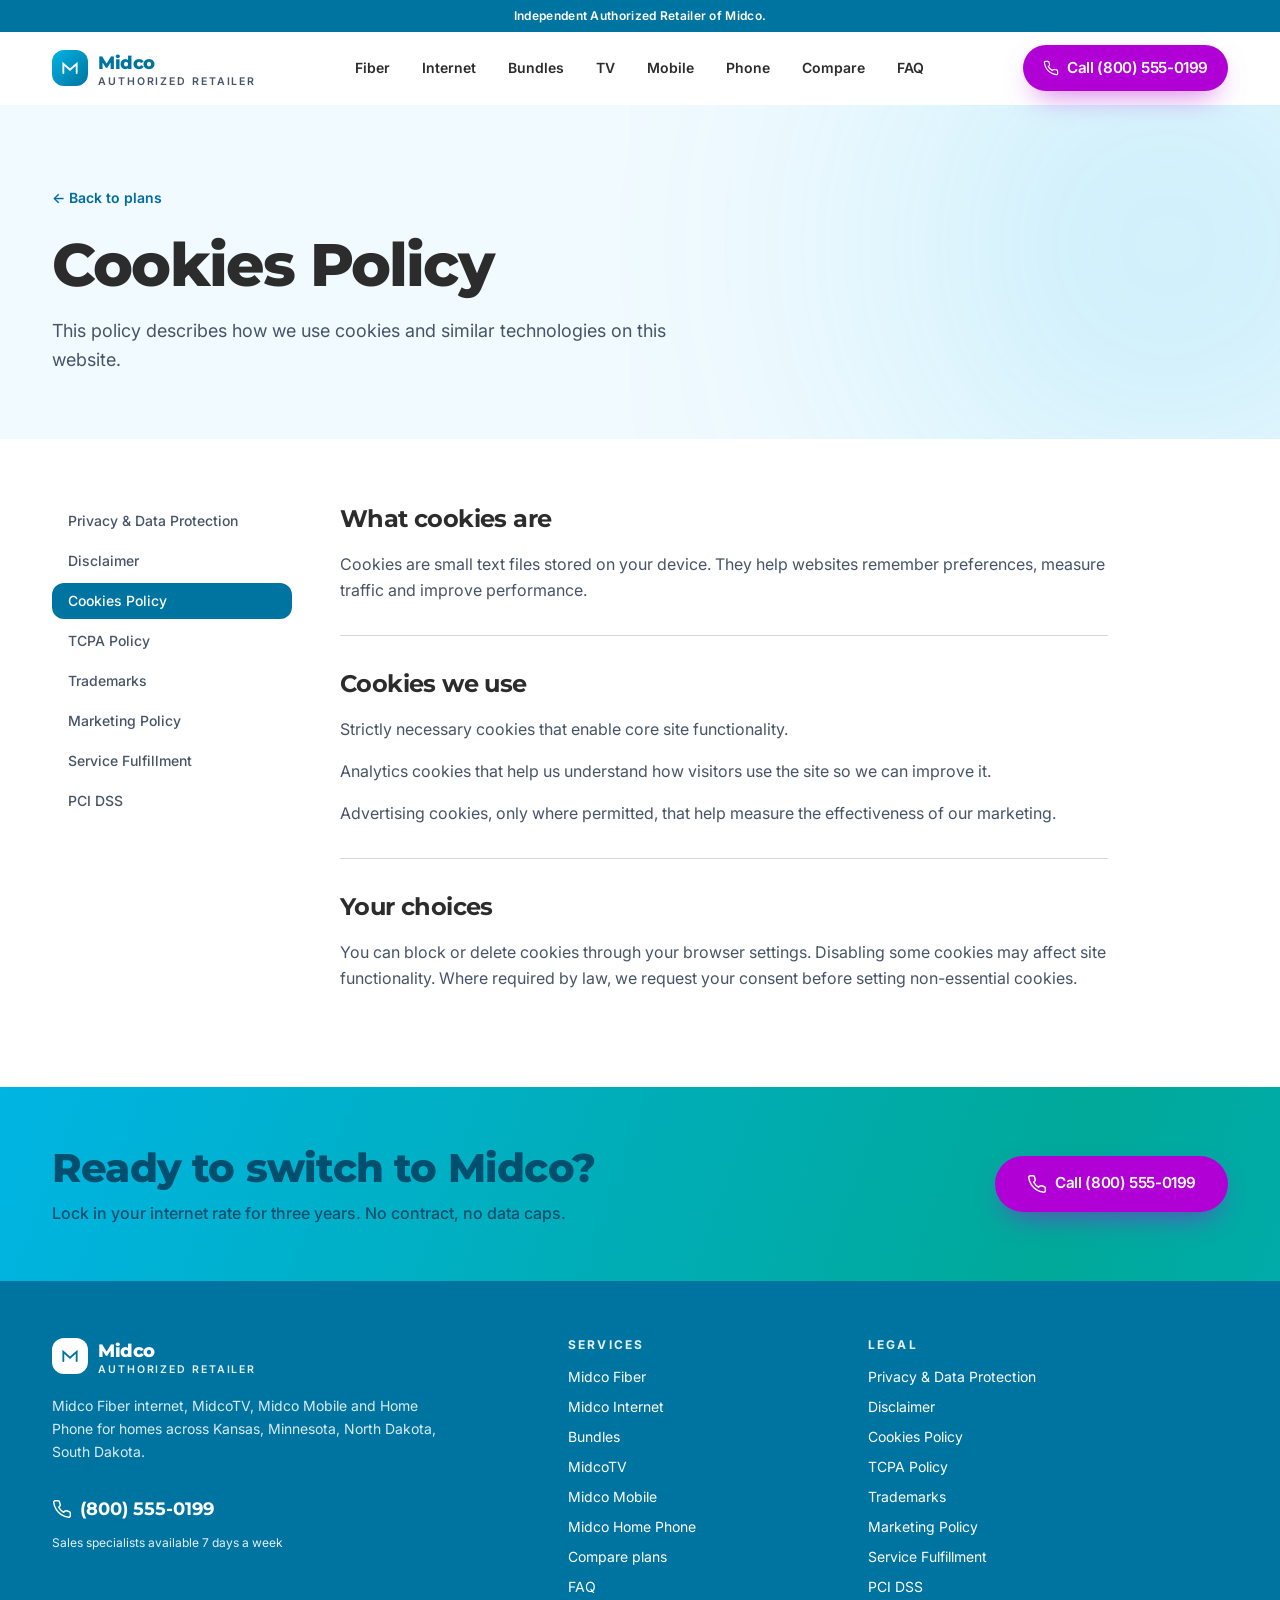
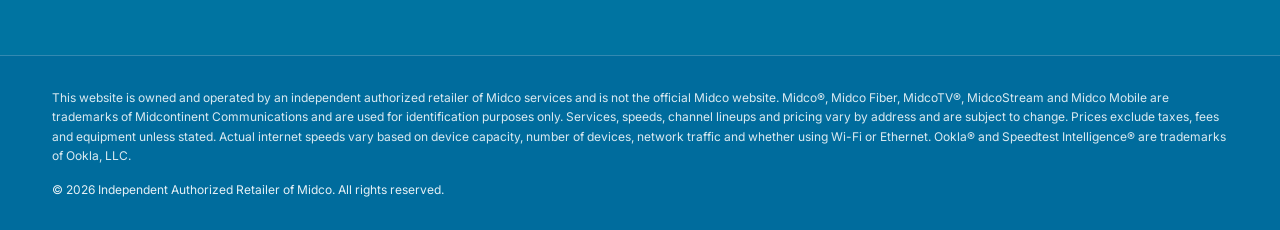
<file: legal/cookies.html>
<!doctype html>
<html lang="en">
<head>
  <meta charset="utf-8">
  <meta name="viewport" content="width=device-width, initial-scale=1">
  <title>Cookies Policy | Midco Authorized Retailer</title>
  <meta name="description" content="This policy describes how we use cookies and similar technologies on this website.">
  <meta name="theme-color" content="#0074a1">
  <link rel="icon" href="../favicon.ico">

  <!-- Fonts: Montserrat (Gotham stand-in) + Inter -->
  <link rel="preconnect" href="https://fonts.googleapis.com">
  <link rel="preconnect" href="https://fonts.gstatic.com" crossorigin>
  <link rel="stylesheet" href="https://fonts.googleapis.com/css2?family=Inter:wght@400..700&family=Montserrat:wght@500;600;700;800&display=swap">

  <link rel="stylesheet" href="../assets/css/lenis.css">
  <link rel="stylesheet" href="../assets/css/styles.css">
  <link rel="stylesheet" href="../assets/css/effects.css">

  <!-- Enables the animation start states only when JavaScript runs -->
  <script>document.documentElement.classList.add('js');</script>
  <script src="../assets/js/vendor/lenis.min.js" defer></script>
  <script src="../assets/js/main.js" defer></script>
</head>
<body class="min-h-screen bg-white antialiased">
  <header class="sticky top-0 z-50">
    <!-- 1. Persistent disclosure bar -->
    <div class="bg-midco-500 text-white">
      <p class="container-x flex h-8 items-center justify-center text-center text-xs font-semibold tracking-wide">Independent Authorized Retailer of Midco.</p>
    </div>

    <!-- 2. Sticky nav -->
    <div class="nav-bar border-b border-transparent bg-white/95 backdrop-blur-xl transition-shadow duration-500" data-nav>
      <nav class="container-x flex h-[72px] items-center justify-between gap-3 sm:gap-6" aria-label="Primary">
        <a href="../index.html" class="group flex items-center gap-2.5" aria-label="Midco plans: back to top">
          <span class="grid h-9 w-9 place-items-center rounded-xl bg-gradient-to-br from-cyan to-midco-500 text-white">
            <svg viewBox="0 0 24 24" class="h-5 w-5" fill="none" stroke="currentColor" stroke-width="2.2" stroke-linecap="round" aria-hidden="true"><path d="M4 18V7l8 7 8-7v11"/></svg>
          </span>
          <span class="leading-none">
            <span class="block font-display text-lg font-extrabold tracking-tight text-midco-500">Midco</span>
            <span class="block whitespace-nowrap text-[0.66rem] font-semibold uppercase tracking-[0.1em] min-[360px]:tracking-[0.18em] text-slate">Authorized Retailer</span>
          </span>
        </a>

        <ul class="relative hidden items-center gap-0.5 lg:flex xl:gap-1" data-nav-list>
          <li aria-hidden="true" class="nav-pill pointer-events-none absolute left-0 top-0 h-full rounded-full bg-midco-50 ring-1 ring-cyan/40"></li>
          <li><a href="../index.html#fiber" class="nav-link relative z-10 block rounded-full px-2 py-2 text-sm font-semibold xl:px-3.5 text-ink transition-colors hover:text-midco-600">Fiber</a></li>
          <li><a href="../index.html#internet" class="nav-link relative z-10 block rounded-full px-2 py-2 text-sm font-semibold xl:px-3.5 text-ink transition-colors hover:text-midco-600">Internet</a></li>
          <li><a href="../index.html#bundles" class="nav-link relative z-10 block rounded-full px-2 py-2 text-sm font-semibold xl:px-3.5 text-ink transition-colors hover:text-midco-600">Bundles</a></li>
          <li><a href="../index.html#tv" class="nav-link relative z-10 block rounded-full px-2 py-2 text-sm font-semibold xl:px-3.5 text-ink transition-colors hover:text-midco-600">TV</a></li>
          <li><a href="../index.html#mobile" class="nav-link relative z-10 block rounded-full px-2 py-2 text-sm font-semibold xl:px-3.5 text-ink transition-colors hover:text-midco-600">Mobile</a></li>
          <li><a href="../index.html#phone" class="nav-link relative z-10 block rounded-full px-2 py-2 text-sm font-semibold xl:px-3.5 text-ink transition-colors hover:text-midco-600">Phone</a></li>
          <li><a href="../index.html#compare" class="nav-link relative z-10 block rounded-full px-2 py-2 text-sm font-semibold xl:px-3.5 text-ink transition-colors hover:text-midco-600">Compare</a></li>
          <li><a href="../index.html#faq" class="nav-link relative z-10 block rounded-full px-2 py-2 text-sm font-semibold xl:px-3.5 text-ink transition-colors hover:text-midco-600">FAQ</a></li>
        </ul>

        <div class="flex items-center gap-2">
          <span class="hidden sm:block">
            <a href="tel:+18005550199" class="magnetic group relative inline-flex min-h-12 items-center justify-center gap-2 rounded-full px-6 py-3 text-[0.95rem] font-semibold tracking-tight transition-[box-shadow,background-color] duration-300 focus-visible:outline-2 focus-visible:outline-offset-4 focus-visible:outline-midco-500 bg-violet text-white shadow-[0_12px_30px_-12px_rgba(176,0,213,.7)] hover:bg-plum !min-h-11 whitespace-nowrap !px-4 xl:!px-5" data-strength="0.25"><svg class="h-4 w-4" width="24" height="24" viewBox="0 0 24 24" fill="none" stroke="currentColor" stroke-width="1.8" stroke-linecap="round" stroke-linejoin="round" aria-hidden="true"><path d="M22 16.9v3a2 2 0 0 1-2.2 2 19.8 19.8 0 0 1-8.6-3.1 19.5 19.5 0 0 1-6-6A19.8 19.8 0 0 1 2.1 4.2 2 2 0 0 1 4.1 2h3a2 2 0 0 1 2 1.7c.1 1 .4 1.9.7 2.8a2 2 0 0 1-.5 2.1L8 9.9a16 16 0 0 0 6 6l1.3-1.3a2 2 0 0 1 2.1-.4c.9.3 1.8.6 2.8.7a2 2 0 0 1 1.7 2z"/></svg> Call (800) 555-0199</a>
          </span>
          <a href="tel:+18005550199" class="grid h-11 w-11 place-items-center rounded-full bg-violet text-white sm:hidden" aria-label="Call (800) 555-0199"><svg class="h-5 w-5" width="24" height="24" viewBox="0 0 24 24" fill="none" stroke="currentColor" stroke-width="1.8" stroke-linecap="round" stroke-linejoin="round" aria-hidden="true"><path d="M22 16.9v3a2 2 0 0 1-2.2 2 19.8 19.8 0 0 1-8.6-3.1 19.5 19.5 0 0 1-6-6A19.8 19.8 0 0 1 2.1 4.2 2 2 0 0 1 4.1 2h3a2 2 0 0 1 2 1.7c.1 1 .4 1.9.7 2.8a2 2 0 0 1-.5 2.1L8 9.9a16 16 0 0 0 6 6l1.3-1.3a2 2 0 0 1 2.1-.4c.9.3 1.8.6 2.8.7a2 2 0 0 1 1.7 2z"/></svg></a>
          <button type="button" class="grid h-11 w-11 place-items-center rounded-full text-midco-600 ring-1 ring-midco-100 lg:hidden" aria-expanded="false" aria-controls="mobile-nav" aria-label="Open menu" data-menu-toggle>
            <svg viewBox="0 0 24 24" class="h-5 w-5" fill="none" stroke="currentColor" stroke-width="2" stroke-linecap="round" aria-hidden="true">
              <path class="menu-open" d="M4 7h16M4 12h16M4 17h16"/>
              <path class="menu-close" d="M6 6l12 12M18 6L6 18"/>
            </svg>
          </button>
        </div>
      </nav>

      <div id="mobile-nav" class="mobile-nav lg:hidden">
        <ul class="container-x grid gap-1 overflow-hidden">
          <li><a href="../index.html#fiber" class="block rounded-xl px-4 py-3 text-base font-semibold text-ink hover:bg-midco-50">Fiber</a></li>
          <li><a href="../index.html#internet" class="block rounded-xl px-4 py-3 text-base font-semibold text-ink hover:bg-midco-50">Internet</a></li>
          <li><a href="../index.html#bundles" class="block rounded-xl px-4 py-3 text-base font-semibold text-ink hover:bg-midco-50">Bundles</a></li>
          <li><a href="../index.html#tv" class="block rounded-xl px-4 py-3 text-base font-semibold text-ink hover:bg-midco-50">TV</a></li>
          <li><a href="../index.html#mobile" class="block rounded-xl px-4 py-3 text-base font-semibold text-ink hover:bg-midco-50">Mobile</a></li>
          <li><a href="../index.html#phone" class="block rounded-xl px-4 py-3 text-base font-semibold text-ink hover:bg-midco-50">Phone</a></li>
          <li><a href="../index.html#compare" class="block rounded-xl px-4 py-3 text-base font-semibold text-ink hover:bg-midco-50">Compare</a></li>
          <li><a href="../index.html#faq" class="block rounded-xl px-4 py-3 text-base font-semibold text-ink hover:bg-midco-50">FAQ</a></li>
        </ul>
      </div>
    </div>
  </header>

  <main class="bg-white">
    <section class="relative isolate overflow-hidden bg-mist pb-12 pt-14 text-ink sm:pb-16 sm:pt-20">
      <div aria-hidden="true" class="absolute right-[-10%] top-[-30%] -z-10 h-[30rem] w-[30rem] rounded-full bg-cyan/20 blur-[140px]"></div>
      <div class="container-x">
        <a href="../index.html" class="text-sm font-semibold text-midco-600 hover:text-violet">&larr; Back to plans</a>
        <h1 class="mt-6 font-display text-[clamp(2.2rem,5vw,3.75rem)] font-extrabold leading-[1.05] tracking-[-0.03em]">Cookies Policy</h1>
        <p class="mt-5 max-w-2xl text-lg leading-relaxed text-slate">This policy describes how we use cookies and similar technologies on this website.</p>
      </div>
    </section>

    <div class="container-x grid gap-12 py-16 lg:grid-cols-[240px_1fr]">
      <nav aria-label="Legal pages" class="lg:sticky lg:top-[calc(var(--header-h)+2rem)] lg:self-start">
        <ul class="flex flex-wrap gap-2 lg:grid lg:gap-1">
          <li><a href="privacy.html" class="block rounded-full px-4 py-2 text-sm font-medium transition-colors lg:rounded-xl bg-mist text-slate hover:text-midco-700 lg:bg-transparent">Privacy &amp; Data Protection</a></li>
          <li><a href="disclaimer.html" class="block rounded-full px-4 py-2 text-sm font-medium transition-colors lg:rounded-xl bg-mist text-slate hover:text-midco-700 lg:bg-transparent">Disclaimer</a></li>
          <li><a href="cookies.html" aria-current="page" class="block rounded-full px-4 py-2 text-sm font-medium transition-colors lg:rounded-xl bg-midco-500 text-white">Cookies Policy</a></li>
          <li><a href="tcpa.html" class="block rounded-full px-4 py-2 text-sm font-medium transition-colors lg:rounded-xl bg-mist text-slate hover:text-midco-700 lg:bg-transparent">TCPA Policy</a></li>
          <li><a href="trademarks.html" class="block rounded-full px-4 py-2 text-sm font-medium transition-colors lg:rounded-xl bg-mist text-slate hover:text-midco-700 lg:bg-transparent">Trademarks</a></li>
          <li><a href="marketing.html" class="block rounded-full px-4 py-2 text-sm font-medium transition-colors lg:rounded-xl bg-mist text-slate hover:text-midco-700 lg:bg-transparent">Marketing Policy</a></li>
          <li><a href="service-fulfillment.html" class="block rounded-full px-4 py-2 text-sm font-medium transition-colors lg:rounded-xl bg-mist text-slate hover:text-midco-700 lg:bg-transparent">Service Fulfillment</a></li>
          <li><a href="pci-dss.html" class="block rounded-full px-4 py-2 text-sm font-medium transition-colors lg:rounded-xl bg-mist text-slate hover:text-midco-700 lg:bg-transparent">PCI DSS</a></li>
        </ul>
      </nav>

      <article class="max-w-3xl">
        <section class="border-b border-midco-100 py-8 first:pt-0 last:border-0">
          <h2 class="font-display text-2xl font-bold tracking-tight text-ink">What cookies are</h2>
          <p class="mt-4 leading-relaxed text-slate">Cookies are small text files stored on your device. They help websites remember preferences, measure traffic and improve performance.</p>
        </section>
        <section class="border-b border-midco-100 py-8 first:pt-0 last:border-0">
          <h2 class="font-display text-2xl font-bold tracking-tight text-ink">Cookies we use</h2>
          <p class="mt-4 leading-relaxed text-slate">Strictly necessary cookies that enable core site functionality.</p>
          <p class="mt-4 leading-relaxed text-slate">Analytics cookies that help us understand how visitors use the site so we can improve it.</p>
          <p class="mt-4 leading-relaxed text-slate">Advertising cookies, only where permitted, that help measure the effectiveness of our marketing.</p>
        </section>
        <section class="border-b border-midco-100 py-8 first:pt-0 last:border-0">
          <h2 class="font-display text-2xl font-bold tracking-tight text-ink">Your choices</h2>
          <p class="mt-4 leading-relaxed text-slate">You can block or delete cookies through your browser settings. Disabling some cookies may affect site functionality. Where required by law, we request your consent before setting non-essential cookies.</p>
        </section>
      </article>
    </div>
  </main>

  <footer>
    <!-- Closing CTA band (Midco cyan) -->
    <div class="cta-flow shine relative overflow-hidden text-midco-700">
      <div class="container-x relative flex flex-col items-start justify-between gap-6 py-14 md:flex-row md:items-center">
        <div>
          <p class="font-display text-[clamp(1.6rem,3.2vw,2.5rem)] font-extrabold leading-tight tracking-[-0.02em]">Ready to switch to Midco?</p>
          <p class="mt-2 font-medium text-midco-700">Lock in your internet rate for three years. No contract, no data caps.</p>
        </div>
        <a href="tel:+18005550199" class="magnetic group relative inline-flex min-h-12 items-center justify-center gap-2 rounded-full px-6 py-3 text-[0.95rem] font-semibold tracking-tight transition-[box-shadow,background-color] duration-300 focus-visible:outline-2 focus-visible:outline-offset-4 focus-visible:outline-midco-500 bg-violet text-white shadow-[0_12px_30px_-12px_rgba(176,0,213,.7)] hover:bg-plum !min-h-14 !px-8" data-strength="0.35"><svg class="h-5 w-5" width="24" height="24" viewBox="0 0 24 24" fill="none" stroke="currentColor" stroke-width="1.8" stroke-linecap="round" stroke-linejoin="round" aria-hidden="true"><path d="M22 16.9v3a2 2 0 0 1-2.2 2 19.8 19.8 0 0 1-8.6-3.1 19.5 19.5 0 0 1-6-6A19.8 19.8 0 0 1 2.1 4.2 2 2 0 0 1 4.1 2h3a2 2 0 0 1 2 1.7c.1 1 .4 1.9.7 2.8a2 2 0 0 1-.5 2.1L8 9.9a16 16 0 0 0 6 6l1.3-1.3a2 2 0 0 1 2.1-.4c.9.3 1.8.6 2.8.7a2 2 0 0 1 1.7 2z"/></svg> Call (800) 555-0199</a>
      </div>
    </div>

    <!-- Main footer (Midco primary blue) -->
    <div class="bg-midco-500 text-white">
      <div class="container-x grid gap-12 py-14 md:grid-cols-2 lg:grid-cols-[1.3fr_0.7fr_1fr]">
        <div>
          <a href="../index.html" class="group flex items-center gap-2.5" aria-label="Midco plans: back to top">
            <span class="grid h-9 w-9 place-items-center rounded-xl bg-white text-midco-500">
              <svg viewBox="0 0 24 24" class="h-5 w-5" fill="none" stroke="currentColor" stroke-width="2.2" stroke-linecap="round" aria-hidden="true"><path d="M4 18V7l8 7 8-7v11"/></svg>
            </span>
            <span class="leading-none">
              <span class="block font-display text-lg font-extrabold tracking-tight text-white">Midco</span>
              <span class="block whitespace-nowrap text-[0.66rem] font-semibold uppercase tracking-[0.1em] min-[360px]:tracking-[0.18em] text-white/90">Authorized Retailer</span>
            </span>
          </a>
          <p class="mt-5 max-w-sm text-sm leading-relaxed text-white/85">Midco Fiber internet, MidcoTV, Midco Mobile and Home Phone for homes across Kansas, Minnesota, North Dakota, South Dakota.</p>
          <a href="tel:+18005550199" class="mt-6 inline-flex min-h-11 items-center gap-2 font-display text-lg font-bold text-white hover:text-cyan"><svg class="h-5 w-5" width="24" height="24" viewBox="0 0 24 24" fill="none" stroke="currentColor" stroke-width="1.8" stroke-linecap="round" stroke-linejoin="round" aria-hidden="true"><path d="M22 16.9v3a2 2 0 0 1-2.2 2 19.8 19.8 0 0 1-8.6-3.1 19.5 19.5 0 0 1-6-6A19.8 19.8 0 0 1 2.1 4.2 2 2 0 0 1 4.1 2h3a2 2 0 0 1 2 1.7c.1 1 .4 1.9.7 2.8a2 2 0 0 1-.5 2.1L8 9.9a16 16 0 0 0 6 6l1.3-1.3a2 2 0 0 1 2.1-.4c.9.3 1.8.6 2.8.7a2 2 0 0 1 1.7 2z"/></svg> (800) 555-0199</a>
          <p class="mt-1 text-xs text-white/90">Sales specialists available 7 days a week</p>
        </div>

        <nav aria-label="Services">
          <h2 class="text-xs font-bold uppercase tracking-[0.18em] text-white/90">Services</h2>
          <ul class="mt-3 grid gap-0.5 text-sm lg:gap-1.5">
            <li><a href="../index.html#fiber" class="inline-block py-1.5 text-white transition-colors hover:text-cyan lg:py-0.5">Midco Fiber</a></li>
            <li><a href="../index.html#internet" class="inline-block py-1.5 text-white transition-colors hover:text-cyan lg:py-0.5">Midco Internet</a></li>
            <li><a href="../index.html#bundles" class="inline-block py-1.5 text-white transition-colors hover:text-cyan lg:py-0.5">Bundles</a></li>
            <li><a href="../index.html#tv" class="inline-block py-1.5 text-white transition-colors hover:text-cyan lg:py-0.5">MidcoTV</a></li>
            <li><a href="../index.html#mobile" class="inline-block py-1.5 text-white transition-colors hover:text-cyan lg:py-0.5">Midco Mobile</a></li>
            <li><a href="../index.html#phone" class="inline-block py-1.5 text-white transition-colors hover:text-cyan lg:py-0.5">Midco Home Phone</a></li>
            <li><a href="../index.html#compare" class="inline-block py-1.5 text-white transition-colors hover:text-cyan lg:py-0.5">Compare plans</a></li>
            <li><a href="../index.html#faq" class="inline-block py-1.5 text-white transition-colors hover:text-cyan lg:py-0.5">FAQ</a></li>
          </ul>
        </nav>

        <nav aria-label="Legal">
          <h2 class="text-xs font-bold uppercase tracking-[0.18em] text-white/90">Legal</h2>
          <ul class="mt-3 grid grid-cols-2 gap-x-4 gap-y-0.5 text-sm lg:grid-cols-1 lg:gap-y-1.5">
            <li><a href="privacy.html" class="inline-block py-1.5 text-white transition-colors hover:text-cyan lg:py-0.5">Privacy &amp; Data Protection</a></li>
            <li><a href="disclaimer.html" class="inline-block py-1.5 text-white transition-colors hover:text-cyan lg:py-0.5">Disclaimer</a></li>
            <li><a href="cookies.html" class="inline-block py-1.5 text-white transition-colors hover:text-cyan lg:py-0.5">Cookies Policy</a></li>
            <li><a href="tcpa.html" class="inline-block py-1.5 text-white transition-colors hover:text-cyan lg:py-0.5">TCPA Policy</a></li>
            <li><a href="trademarks.html" class="inline-block py-1.5 text-white transition-colors hover:text-cyan lg:py-0.5">Trademarks</a></li>
            <li><a href="marketing.html" class="inline-block py-1.5 text-white transition-colors hover:text-cyan lg:py-0.5">Marketing Policy</a></li>
            <li><a href="service-fulfillment.html" class="inline-block py-1.5 text-white transition-colors hover:text-cyan lg:py-0.5">Service Fulfillment</a></li>
            <li><a href="pci-dss.html" class="inline-block py-1.5 text-white transition-colors hover:text-cyan lg:py-0.5">PCI DSS</a></li>
          </ul>
        </nav>
      </div>

      <div class="border-t border-white/20 bg-midco-600">
        <div class="container-x py-8">
          <p class="text-xs leading-relaxed text-white/85">This website is owned and operated by an independent authorized retailer of Midco services and is not the official Midco website. Midco®, Midco Fiber, MidcoTV®, MidcoStream and Midco Mobile are trademarks of Midcontinent Communications and are used for identification purposes only. Services, speeds, channel lineups and pricing vary by address and are subject to change. Prices exclude taxes, fees and equipment unless stated. Actual internet speeds vary based on device capacity, number of devices, network traffic and whether using Wi-Fi or Ethernet. Ookla® and Speedtest Intelligence® are trademarks of Ookla, LLC.</p>
          <p class="mt-4 text-xs text-white/90">&copy; <span data-year>2026</span> Independent Authorized Retailer of Midco. All rights reserved.</p>
        </div>
      </div>
    </div>
  </footer>
</body>
</html>
</file>
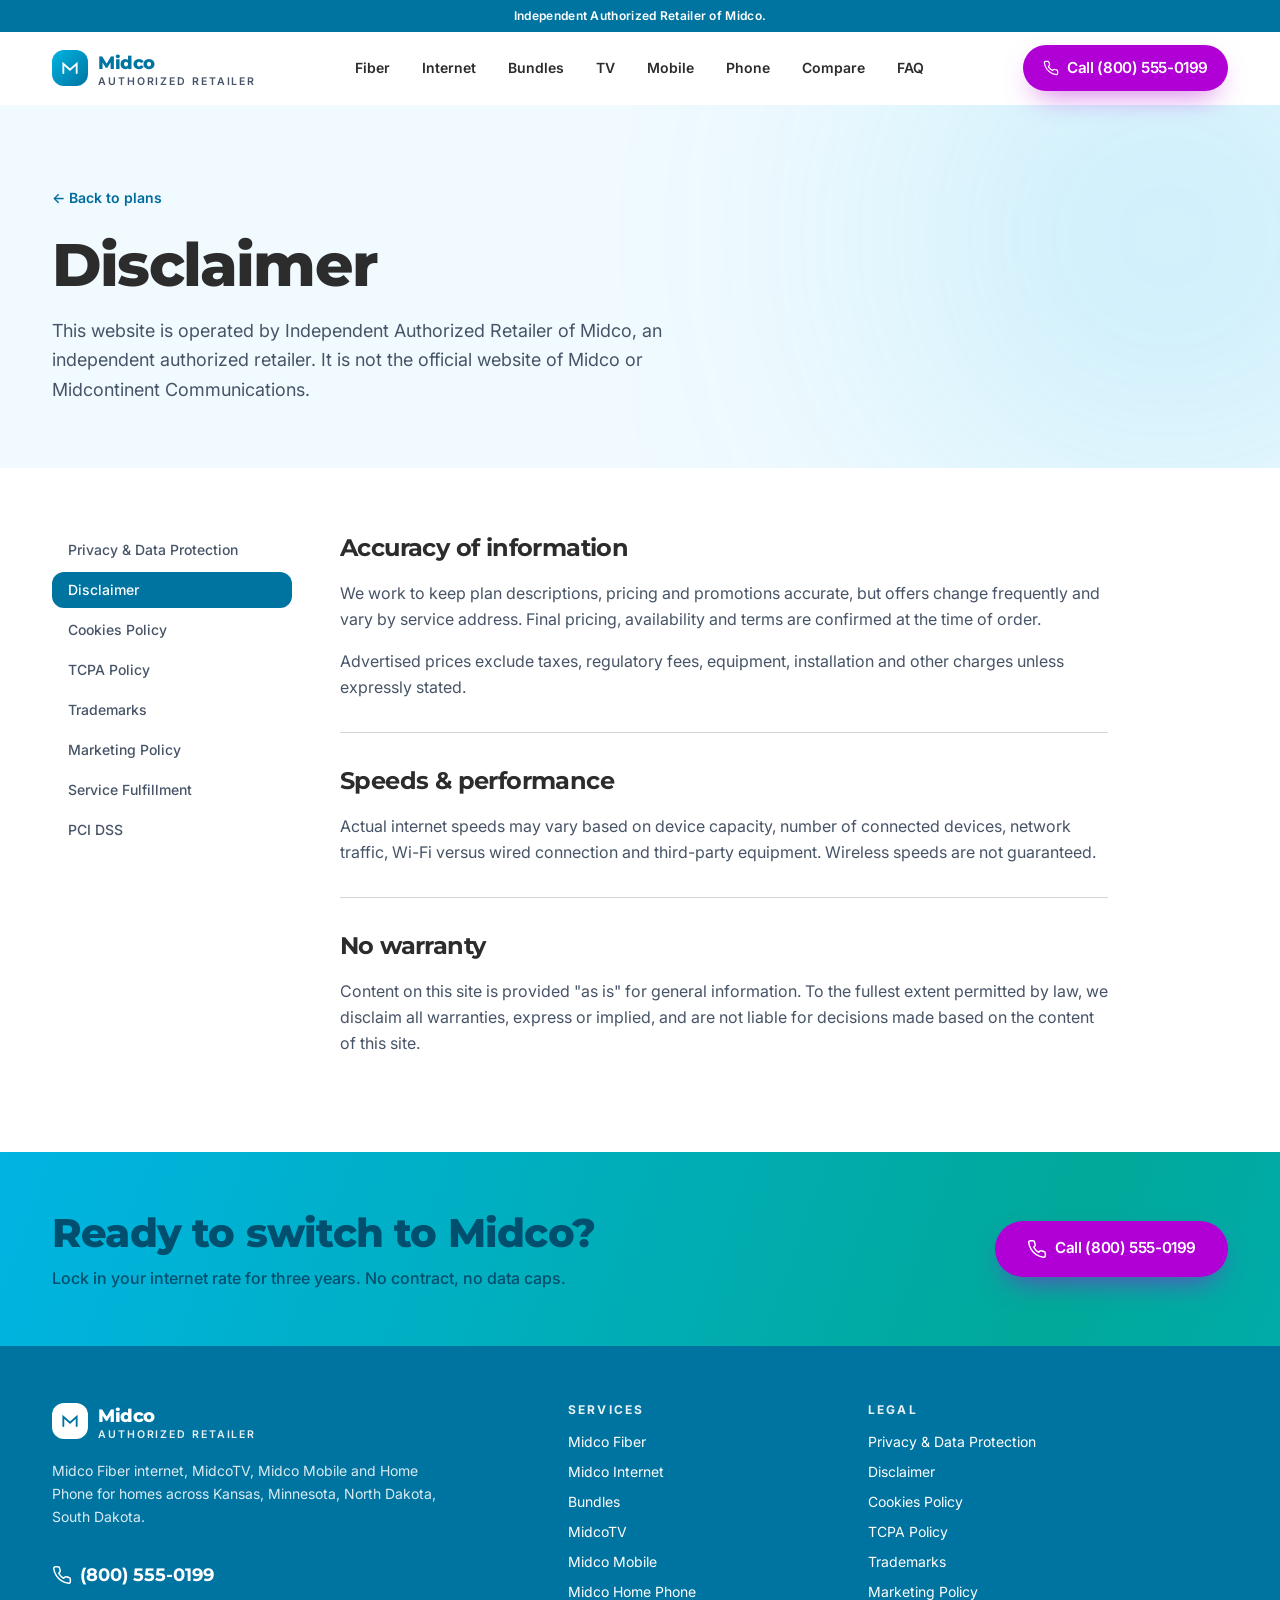
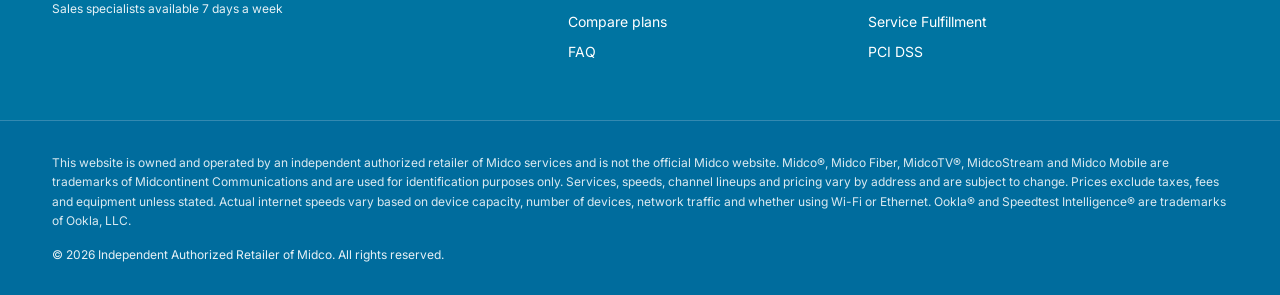
<file: legal/disclaimer.html>
<!doctype html>
<html lang="en">
<head>
  <meta charset="utf-8">
  <meta name="viewport" content="width=device-width, initial-scale=1">
  <title>Disclaimer | Midco Authorized Retailer</title>
  <meta name="description" content="This website is operated by Independent Authorized Retailer of Midco, an independent authorized retailer. It is not the official website of Midco or Midcontinent Communications.">
  <meta name="theme-color" content="#0074a1">
  <link rel="icon" href="../favicon.ico">

  <!-- Fonts: Montserrat (Gotham stand-in) + Inter -->
  <link rel="preconnect" href="https://fonts.googleapis.com">
  <link rel="preconnect" href="https://fonts.gstatic.com" crossorigin>
  <link rel="stylesheet" href="https://fonts.googleapis.com/css2?family=Inter:wght@400..700&family=Montserrat:wght@500;600;700;800&display=swap">

  <link rel="stylesheet" href="../assets/css/lenis.css">
  <link rel="stylesheet" href="../assets/css/styles.css">
  <link rel="stylesheet" href="../assets/css/effects.css">

  <!-- Enables the animation start states only when JavaScript runs -->
  <script>document.documentElement.classList.add('js');</script>
  <script src="../assets/js/vendor/lenis.min.js" defer></script>
  <script src="../assets/js/main.js" defer></script>
</head>
<body class="min-h-screen bg-white antialiased">
  <header class="sticky top-0 z-50">
    <!-- 1. Persistent disclosure bar -->
    <div class="bg-midco-500 text-white">
      <p class="container-x flex h-8 items-center justify-center text-center text-xs font-semibold tracking-wide">Independent Authorized Retailer of Midco.</p>
    </div>

    <!-- 2. Sticky nav -->
    <div class="nav-bar border-b border-transparent bg-white/95 backdrop-blur-xl transition-shadow duration-500" data-nav>
      <nav class="container-x flex h-[72px] items-center justify-between gap-3 sm:gap-6" aria-label="Primary">
        <a href="../index.html" class="group flex items-center gap-2.5" aria-label="Midco plans: back to top">
          <span class="grid h-9 w-9 place-items-center rounded-xl bg-gradient-to-br from-cyan to-midco-500 text-white">
            <svg viewBox="0 0 24 24" class="h-5 w-5" fill="none" stroke="currentColor" stroke-width="2.2" stroke-linecap="round" aria-hidden="true"><path d="M4 18V7l8 7 8-7v11"/></svg>
          </span>
          <span class="leading-none">
            <span class="block font-display text-lg font-extrabold tracking-tight text-midco-500">Midco</span>
            <span class="block whitespace-nowrap text-[0.66rem] font-semibold uppercase tracking-[0.1em] min-[360px]:tracking-[0.18em] text-slate">Authorized Retailer</span>
          </span>
        </a>

        <ul class="relative hidden items-center gap-0.5 lg:flex xl:gap-1" data-nav-list>
          <li aria-hidden="true" class="nav-pill pointer-events-none absolute left-0 top-0 h-full rounded-full bg-midco-50 ring-1 ring-cyan/40"></li>
          <li><a href="../index.html#fiber" class="nav-link relative z-10 block rounded-full px-2 py-2 text-sm font-semibold xl:px-3.5 text-ink transition-colors hover:text-midco-600">Fiber</a></li>
          <li><a href="../index.html#internet" class="nav-link relative z-10 block rounded-full px-2 py-2 text-sm font-semibold xl:px-3.5 text-ink transition-colors hover:text-midco-600">Internet</a></li>
          <li><a href="../index.html#bundles" class="nav-link relative z-10 block rounded-full px-2 py-2 text-sm font-semibold xl:px-3.5 text-ink transition-colors hover:text-midco-600">Bundles</a></li>
          <li><a href="../index.html#tv" class="nav-link relative z-10 block rounded-full px-2 py-2 text-sm font-semibold xl:px-3.5 text-ink transition-colors hover:text-midco-600">TV</a></li>
          <li><a href="../index.html#mobile" class="nav-link relative z-10 block rounded-full px-2 py-2 text-sm font-semibold xl:px-3.5 text-ink transition-colors hover:text-midco-600">Mobile</a></li>
          <li><a href="../index.html#phone" class="nav-link relative z-10 block rounded-full px-2 py-2 text-sm font-semibold xl:px-3.5 text-ink transition-colors hover:text-midco-600">Phone</a></li>
          <li><a href="../index.html#compare" class="nav-link relative z-10 block rounded-full px-2 py-2 text-sm font-semibold xl:px-3.5 text-ink transition-colors hover:text-midco-600">Compare</a></li>
          <li><a href="../index.html#faq" class="nav-link relative z-10 block rounded-full px-2 py-2 text-sm font-semibold xl:px-3.5 text-ink transition-colors hover:text-midco-600">FAQ</a></li>
        </ul>

        <div class="flex items-center gap-2">
          <span class="hidden sm:block">
            <a href="tel:+18005550199" class="magnetic group relative inline-flex min-h-12 items-center justify-center gap-2 rounded-full px-6 py-3 text-[0.95rem] font-semibold tracking-tight transition-[box-shadow,background-color] duration-300 focus-visible:outline-2 focus-visible:outline-offset-4 focus-visible:outline-midco-500 bg-violet text-white shadow-[0_12px_30px_-12px_rgba(176,0,213,.7)] hover:bg-plum !min-h-11 whitespace-nowrap !px-4 xl:!px-5" data-strength="0.25"><svg class="h-4 w-4" width="24" height="24" viewBox="0 0 24 24" fill="none" stroke="currentColor" stroke-width="1.8" stroke-linecap="round" stroke-linejoin="round" aria-hidden="true"><path d="M22 16.9v3a2 2 0 0 1-2.2 2 19.8 19.8 0 0 1-8.6-3.1 19.5 19.5 0 0 1-6-6A19.8 19.8 0 0 1 2.1 4.2 2 2 0 0 1 4.1 2h3a2 2 0 0 1 2 1.7c.1 1 .4 1.9.7 2.8a2 2 0 0 1-.5 2.1L8 9.9a16 16 0 0 0 6 6l1.3-1.3a2 2 0 0 1 2.1-.4c.9.3 1.8.6 2.8.7a2 2 0 0 1 1.7 2z"/></svg> Call (800) 555-0199</a>
          </span>
          <a href="tel:+18005550199" class="grid h-11 w-11 place-items-center rounded-full bg-violet text-white sm:hidden" aria-label="Call (800) 555-0199"><svg class="h-5 w-5" width="24" height="24" viewBox="0 0 24 24" fill="none" stroke="currentColor" stroke-width="1.8" stroke-linecap="round" stroke-linejoin="round" aria-hidden="true"><path d="M22 16.9v3a2 2 0 0 1-2.2 2 19.8 19.8 0 0 1-8.6-3.1 19.5 19.5 0 0 1-6-6A19.8 19.8 0 0 1 2.1 4.2 2 2 0 0 1 4.1 2h3a2 2 0 0 1 2 1.7c.1 1 .4 1.9.7 2.8a2 2 0 0 1-.5 2.1L8 9.9a16 16 0 0 0 6 6l1.3-1.3a2 2 0 0 1 2.1-.4c.9.3 1.8.6 2.8.7a2 2 0 0 1 1.7 2z"/></svg></a>
          <button type="button" class="grid h-11 w-11 place-items-center rounded-full text-midco-600 ring-1 ring-midco-100 lg:hidden" aria-expanded="false" aria-controls="mobile-nav" aria-label="Open menu" data-menu-toggle>
            <svg viewBox="0 0 24 24" class="h-5 w-5" fill="none" stroke="currentColor" stroke-width="2" stroke-linecap="round" aria-hidden="true">
              <path class="menu-open" d="M4 7h16M4 12h16M4 17h16"/>
              <path class="menu-close" d="M6 6l12 12M18 6L6 18"/>
            </svg>
          </button>
        </div>
      </nav>

      <div id="mobile-nav" class="mobile-nav lg:hidden">
        <ul class="container-x grid gap-1 overflow-hidden">
          <li><a href="../index.html#fiber" class="block rounded-xl px-4 py-3 text-base font-semibold text-ink hover:bg-midco-50">Fiber</a></li>
          <li><a href="../index.html#internet" class="block rounded-xl px-4 py-3 text-base font-semibold text-ink hover:bg-midco-50">Internet</a></li>
          <li><a href="../index.html#bundles" class="block rounded-xl px-4 py-3 text-base font-semibold text-ink hover:bg-midco-50">Bundles</a></li>
          <li><a href="../index.html#tv" class="block rounded-xl px-4 py-3 text-base font-semibold text-ink hover:bg-midco-50">TV</a></li>
          <li><a href="../index.html#mobile" class="block rounded-xl px-4 py-3 text-base font-semibold text-ink hover:bg-midco-50">Mobile</a></li>
          <li><a href="../index.html#phone" class="block rounded-xl px-4 py-3 text-base font-semibold text-ink hover:bg-midco-50">Phone</a></li>
          <li><a href="../index.html#compare" class="block rounded-xl px-4 py-3 text-base font-semibold text-ink hover:bg-midco-50">Compare</a></li>
          <li><a href="../index.html#faq" class="block rounded-xl px-4 py-3 text-base font-semibold text-ink hover:bg-midco-50">FAQ</a></li>
        </ul>
      </div>
    </div>
  </header>

  <main class="bg-white">
    <section class="relative isolate overflow-hidden bg-mist pb-12 pt-14 text-ink sm:pb-16 sm:pt-20">
      <div aria-hidden="true" class="absolute right-[-10%] top-[-30%] -z-10 h-[30rem] w-[30rem] rounded-full bg-cyan/20 blur-[140px]"></div>
      <div class="container-x">
        <a href="../index.html" class="text-sm font-semibold text-midco-600 hover:text-violet">&larr; Back to plans</a>
        <h1 class="mt-6 font-display text-[clamp(2.2rem,5vw,3.75rem)] font-extrabold leading-[1.05] tracking-[-0.03em]">Disclaimer</h1>
        <p class="mt-5 max-w-2xl text-lg leading-relaxed text-slate">This website is operated by Independent Authorized Retailer of Midco, an independent authorized retailer. It is not the official website of Midco or Midcontinent Communications.</p>
      </div>
    </section>

    <div class="container-x grid gap-12 py-16 lg:grid-cols-[240px_1fr]">
      <nav aria-label="Legal pages" class="lg:sticky lg:top-[calc(var(--header-h)+2rem)] lg:self-start">
        <ul class="flex flex-wrap gap-2 lg:grid lg:gap-1">
          <li><a href="privacy.html" class="block rounded-full px-4 py-2 text-sm font-medium transition-colors lg:rounded-xl bg-mist text-slate hover:text-midco-700 lg:bg-transparent">Privacy &amp; Data Protection</a></li>
          <li><a href="disclaimer.html" aria-current="page" class="block rounded-full px-4 py-2 text-sm font-medium transition-colors lg:rounded-xl bg-midco-500 text-white">Disclaimer</a></li>
          <li><a href="cookies.html" class="block rounded-full px-4 py-2 text-sm font-medium transition-colors lg:rounded-xl bg-mist text-slate hover:text-midco-700 lg:bg-transparent">Cookies Policy</a></li>
          <li><a href="tcpa.html" class="block rounded-full px-4 py-2 text-sm font-medium transition-colors lg:rounded-xl bg-mist text-slate hover:text-midco-700 lg:bg-transparent">TCPA Policy</a></li>
          <li><a href="trademarks.html" class="block rounded-full px-4 py-2 text-sm font-medium transition-colors lg:rounded-xl bg-mist text-slate hover:text-midco-700 lg:bg-transparent">Trademarks</a></li>
          <li><a href="marketing.html" class="block rounded-full px-4 py-2 text-sm font-medium transition-colors lg:rounded-xl bg-mist text-slate hover:text-midco-700 lg:bg-transparent">Marketing Policy</a></li>
          <li><a href="service-fulfillment.html" class="block rounded-full px-4 py-2 text-sm font-medium transition-colors lg:rounded-xl bg-mist text-slate hover:text-midco-700 lg:bg-transparent">Service Fulfillment</a></li>
          <li><a href="pci-dss.html" class="block rounded-full px-4 py-2 text-sm font-medium transition-colors lg:rounded-xl bg-mist text-slate hover:text-midco-700 lg:bg-transparent">PCI DSS</a></li>
        </ul>
      </nav>

      <article class="max-w-3xl">
        <section class="border-b border-midco-100 py-8 first:pt-0 last:border-0">
          <h2 class="font-display text-2xl font-bold tracking-tight text-ink">Accuracy of information</h2>
          <p class="mt-4 leading-relaxed text-slate">We work to keep plan descriptions, pricing and promotions accurate, but offers change frequently and vary by service address. Final pricing, availability and terms are confirmed at the time of order.</p>
          <p class="mt-4 leading-relaxed text-slate">Advertised prices exclude taxes, regulatory fees, equipment, installation and other charges unless expressly stated.</p>
        </section>
        <section class="border-b border-midco-100 py-8 first:pt-0 last:border-0">
          <h2 class="font-display text-2xl font-bold tracking-tight text-ink">Speeds &amp; performance</h2>
          <p class="mt-4 leading-relaxed text-slate">Actual internet speeds may vary based on device capacity, number of connected devices, network traffic, Wi-Fi versus wired connection and third-party equipment. Wireless speeds are not guaranteed.</p>
        </section>
        <section class="border-b border-midco-100 py-8 first:pt-0 last:border-0">
          <h2 class="font-display text-2xl font-bold tracking-tight text-ink">No warranty</h2>
          <p class="mt-4 leading-relaxed text-slate">Content on this site is provided &quot;as is&quot; for general information. To the fullest extent permitted by law, we disclaim all warranties, express or implied, and are not liable for decisions made based on the content of this site.</p>
        </section>
      </article>
    </div>
  </main>

  <footer>
    <!-- Closing CTA band (Midco cyan) -->
    <div class="cta-flow shine relative overflow-hidden text-midco-700">
      <div class="container-x relative flex flex-col items-start justify-between gap-6 py-14 md:flex-row md:items-center">
        <div>
          <p class="font-display text-[clamp(1.6rem,3.2vw,2.5rem)] font-extrabold leading-tight tracking-[-0.02em]">Ready to switch to Midco?</p>
          <p class="mt-2 font-medium text-midco-700">Lock in your internet rate for three years. No contract, no data caps.</p>
        </div>
        <a href="tel:+18005550199" class="magnetic group relative inline-flex min-h-12 items-center justify-center gap-2 rounded-full px-6 py-3 text-[0.95rem] font-semibold tracking-tight transition-[box-shadow,background-color] duration-300 focus-visible:outline-2 focus-visible:outline-offset-4 focus-visible:outline-midco-500 bg-violet text-white shadow-[0_12px_30px_-12px_rgba(176,0,213,.7)] hover:bg-plum !min-h-14 !px-8" data-strength="0.35"><svg class="h-5 w-5" width="24" height="24" viewBox="0 0 24 24" fill="none" stroke="currentColor" stroke-width="1.8" stroke-linecap="round" stroke-linejoin="round" aria-hidden="true"><path d="M22 16.9v3a2 2 0 0 1-2.2 2 19.8 19.8 0 0 1-8.6-3.1 19.5 19.5 0 0 1-6-6A19.8 19.8 0 0 1 2.1 4.2 2 2 0 0 1 4.1 2h3a2 2 0 0 1 2 1.7c.1 1 .4 1.9.7 2.8a2 2 0 0 1-.5 2.1L8 9.9a16 16 0 0 0 6 6l1.3-1.3a2 2 0 0 1 2.1-.4c.9.3 1.8.6 2.8.7a2 2 0 0 1 1.7 2z"/></svg> Call (800) 555-0199</a>
      </div>
    </div>

    <!-- Main footer (Midco primary blue) -->
    <div class="bg-midco-500 text-white">
      <div class="container-x grid gap-12 py-14 md:grid-cols-2 lg:grid-cols-[1.3fr_0.7fr_1fr]">
        <div>
          <a href="../index.html" class="group flex items-center gap-2.5" aria-label="Midco plans: back to top">
            <span class="grid h-9 w-9 place-items-center rounded-xl bg-white text-midco-500">
              <svg viewBox="0 0 24 24" class="h-5 w-5" fill="none" stroke="currentColor" stroke-width="2.2" stroke-linecap="round" aria-hidden="true"><path d="M4 18V7l8 7 8-7v11"/></svg>
            </span>
            <span class="leading-none">
              <span class="block font-display text-lg font-extrabold tracking-tight text-white">Midco</span>
              <span class="block whitespace-nowrap text-[0.66rem] font-semibold uppercase tracking-[0.1em] min-[360px]:tracking-[0.18em] text-white/90">Authorized Retailer</span>
            </span>
          </a>
          <p class="mt-5 max-w-sm text-sm leading-relaxed text-white/85">Midco Fiber internet, MidcoTV, Midco Mobile and Home Phone for homes across Kansas, Minnesota, North Dakota, South Dakota.</p>
          <a href="tel:+18005550199" class="mt-6 inline-flex min-h-11 items-center gap-2 font-display text-lg font-bold text-white hover:text-cyan"><svg class="h-5 w-5" width="24" height="24" viewBox="0 0 24 24" fill="none" stroke="currentColor" stroke-width="1.8" stroke-linecap="round" stroke-linejoin="round" aria-hidden="true"><path d="M22 16.9v3a2 2 0 0 1-2.2 2 19.8 19.8 0 0 1-8.6-3.1 19.5 19.5 0 0 1-6-6A19.8 19.8 0 0 1 2.1 4.2 2 2 0 0 1 4.1 2h3a2 2 0 0 1 2 1.7c.1 1 .4 1.9.7 2.8a2 2 0 0 1-.5 2.1L8 9.9a16 16 0 0 0 6 6l1.3-1.3a2 2 0 0 1 2.1-.4c.9.3 1.8.6 2.8.7a2 2 0 0 1 1.7 2z"/></svg> (800) 555-0199</a>
          <p class="mt-1 text-xs text-white/90">Sales specialists available 7 days a week</p>
        </div>

        <nav aria-label="Services">
          <h2 class="text-xs font-bold uppercase tracking-[0.18em] text-white/90">Services</h2>
          <ul class="mt-3 grid gap-0.5 text-sm lg:gap-1.5">
            <li><a href="../index.html#fiber" class="inline-block py-1.5 text-white transition-colors hover:text-cyan lg:py-0.5">Midco Fiber</a></li>
            <li><a href="../index.html#internet" class="inline-block py-1.5 text-white transition-colors hover:text-cyan lg:py-0.5">Midco Internet</a></li>
            <li><a href="../index.html#bundles" class="inline-block py-1.5 text-white transition-colors hover:text-cyan lg:py-0.5">Bundles</a></li>
            <li><a href="../index.html#tv" class="inline-block py-1.5 text-white transition-colors hover:text-cyan lg:py-0.5">MidcoTV</a></li>
            <li><a href="../index.html#mobile" class="inline-block py-1.5 text-white transition-colors hover:text-cyan lg:py-0.5">Midco Mobile</a></li>
            <li><a href="../index.html#phone" class="inline-block py-1.5 text-white transition-colors hover:text-cyan lg:py-0.5">Midco Home Phone</a></li>
            <li><a href="../index.html#compare" class="inline-block py-1.5 text-white transition-colors hover:text-cyan lg:py-0.5">Compare plans</a></li>
            <li><a href="../index.html#faq" class="inline-block py-1.5 text-white transition-colors hover:text-cyan lg:py-0.5">FAQ</a></li>
          </ul>
        </nav>

        <nav aria-label="Legal">
          <h2 class="text-xs font-bold uppercase tracking-[0.18em] text-white/90">Legal</h2>
          <ul class="mt-3 grid grid-cols-2 gap-x-4 gap-y-0.5 text-sm lg:grid-cols-1 lg:gap-y-1.5">
            <li><a href="privacy.html" class="inline-block py-1.5 text-white transition-colors hover:text-cyan lg:py-0.5">Privacy &amp; Data Protection</a></li>
            <li><a href="disclaimer.html" class="inline-block py-1.5 text-white transition-colors hover:text-cyan lg:py-0.5">Disclaimer</a></li>
            <li><a href="cookies.html" class="inline-block py-1.5 text-white transition-colors hover:text-cyan lg:py-0.5">Cookies Policy</a></li>
            <li><a href="tcpa.html" class="inline-block py-1.5 text-white transition-colors hover:text-cyan lg:py-0.5">TCPA Policy</a></li>
            <li><a href="trademarks.html" class="inline-block py-1.5 text-white transition-colors hover:text-cyan lg:py-0.5">Trademarks</a></li>
            <li><a href="marketing.html" class="inline-block py-1.5 text-white transition-colors hover:text-cyan lg:py-0.5">Marketing Policy</a></li>
            <li><a href="service-fulfillment.html" class="inline-block py-1.5 text-white transition-colors hover:text-cyan lg:py-0.5">Service Fulfillment</a></li>
            <li><a href="pci-dss.html" class="inline-block py-1.5 text-white transition-colors hover:text-cyan lg:py-0.5">PCI DSS</a></li>
          </ul>
        </nav>
      </div>

      <div class="border-t border-white/20 bg-midco-600">
        <div class="container-x py-8">
          <p class="text-xs leading-relaxed text-white/85">This website is owned and operated by an independent authorized retailer of Midco services and is not the official Midco website. Midco®, Midco Fiber, MidcoTV®, MidcoStream and Midco Mobile are trademarks of Midcontinent Communications and are used for identification purposes only. Services, speeds, channel lineups and pricing vary by address and are subject to change. Prices exclude taxes, fees and equipment unless stated. Actual internet speeds vary based on device capacity, number of devices, network traffic and whether using Wi-Fi or Ethernet. Ookla® and Speedtest Intelligence® are trademarks of Ookla, LLC.</p>
          <p class="mt-4 text-xs text-white/90">&copy; <span data-year>2026</span> Independent Authorized Retailer of Midco. All rights reserved.</p>
        </div>
      </div>
    </div>
  </footer>
</body>
</html>
</file>
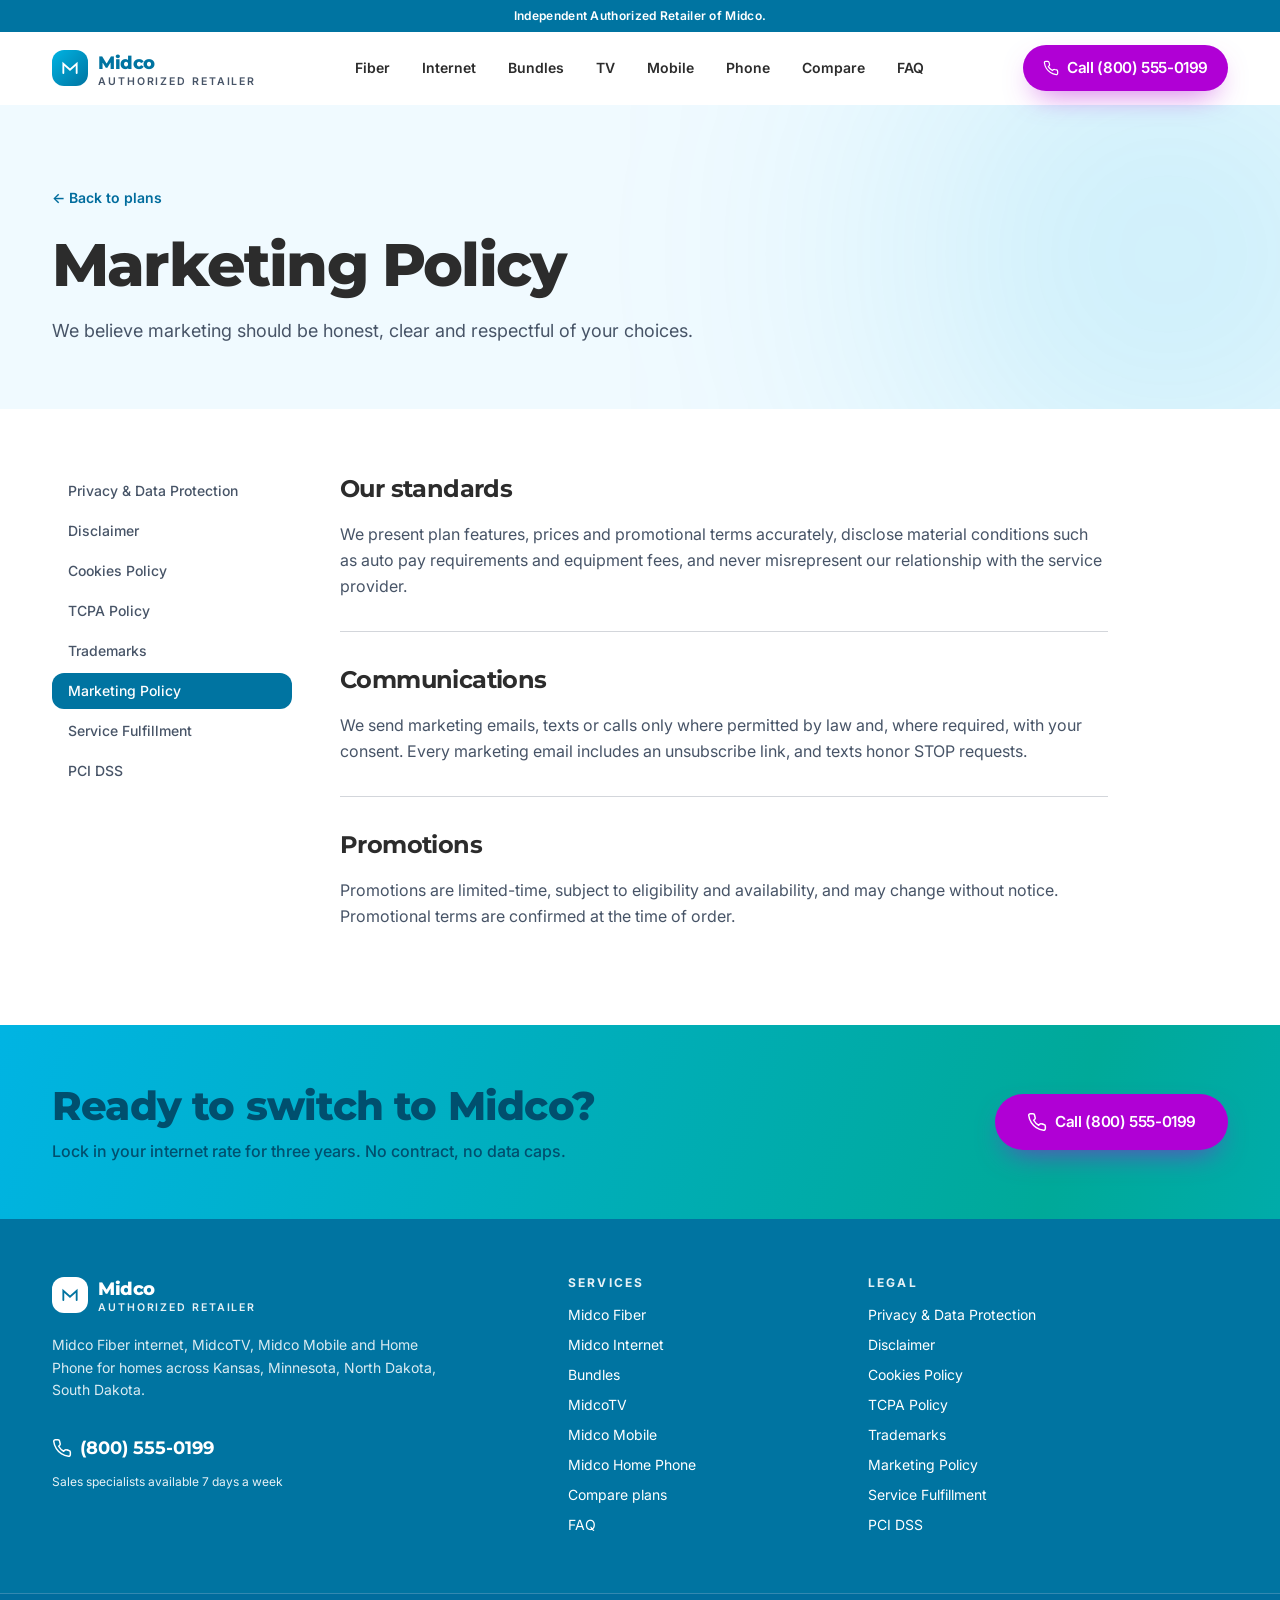
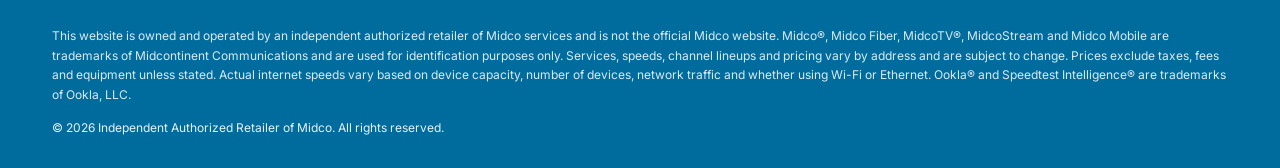
<file: legal/marketing.html>
<!doctype html>
<html lang="en">
<head>
  <meta charset="utf-8">
  <meta name="viewport" content="width=device-width, initial-scale=1">
  <title>Marketing Policy | Midco Authorized Retailer</title>
  <meta name="description" content="We believe marketing should be honest, clear and respectful of your choices.">
  <meta name="theme-color" content="#0074a1">
  <link rel="icon" href="../favicon.ico">

  <!-- Fonts: Montserrat (Gotham stand-in) + Inter -->
  <link rel="preconnect" href="https://fonts.googleapis.com">
  <link rel="preconnect" href="https://fonts.gstatic.com" crossorigin>
  <link rel="stylesheet" href="https://fonts.googleapis.com/css2?family=Inter:wght@400..700&family=Montserrat:wght@500;600;700;800&display=swap">

  <link rel="stylesheet" href="../assets/css/lenis.css">
  <link rel="stylesheet" href="../assets/css/styles.css">
  <link rel="stylesheet" href="../assets/css/effects.css">

  <!-- Enables the animation start states only when JavaScript runs -->
  <script>document.documentElement.classList.add('js');</script>
  <script src="../assets/js/vendor/lenis.min.js" defer></script>
  <script src="../assets/js/main.js" defer></script>
</head>
<body class="min-h-screen bg-white antialiased">
  <header class="sticky top-0 z-50">
    <!-- 1. Persistent disclosure bar -->
    <div class="bg-midco-500 text-white">
      <p class="container-x flex h-8 items-center justify-center text-center text-xs font-semibold tracking-wide">Independent Authorized Retailer of Midco.</p>
    </div>

    <!-- 2. Sticky nav -->
    <div class="nav-bar border-b border-transparent bg-white/95 backdrop-blur-xl transition-shadow duration-500" data-nav>
      <nav class="container-x flex h-[72px] items-center justify-between gap-3 sm:gap-6" aria-label="Primary">
        <a href="../index.html" class="group flex items-center gap-2.5" aria-label="Midco plans: back to top">
          <span class="grid h-9 w-9 place-items-center rounded-xl bg-gradient-to-br from-cyan to-midco-500 text-white">
            <svg viewBox="0 0 24 24" class="h-5 w-5" fill="none" stroke="currentColor" stroke-width="2.2" stroke-linecap="round" aria-hidden="true"><path d="M4 18V7l8 7 8-7v11"/></svg>
          </span>
          <span class="leading-none">
            <span class="block font-display text-lg font-extrabold tracking-tight text-midco-500">Midco</span>
            <span class="block whitespace-nowrap text-[0.66rem] font-semibold uppercase tracking-[0.1em] min-[360px]:tracking-[0.18em] text-slate">Authorized Retailer</span>
          </span>
        </a>

        <ul class="relative hidden items-center gap-0.5 lg:flex xl:gap-1" data-nav-list>
          <li aria-hidden="true" class="nav-pill pointer-events-none absolute left-0 top-0 h-full rounded-full bg-midco-50 ring-1 ring-cyan/40"></li>
          <li><a href="../index.html#fiber" class="nav-link relative z-10 block rounded-full px-2 py-2 text-sm font-semibold xl:px-3.5 text-ink transition-colors hover:text-midco-600">Fiber</a></li>
          <li><a href="../index.html#internet" class="nav-link relative z-10 block rounded-full px-2 py-2 text-sm font-semibold xl:px-3.5 text-ink transition-colors hover:text-midco-600">Internet</a></li>
          <li><a href="../index.html#bundles" class="nav-link relative z-10 block rounded-full px-2 py-2 text-sm font-semibold xl:px-3.5 text-ink transition-colors hover:text-midco-600">Bundles</a></li>
          <li><a href="../index.html#tv" class="nav-link relative z-10 block rounded-full px-2 py-2 text-sm font-semibold xl:px-3.5 text-ink transition-colors hover:text-midco-600">TV</a></li>
          <li><a href="../index.html#mobile" class="nav-link relative z-10 block rounded-full px-2 py-2 text-sm font-semibold xl:px-3.5 text-ink transition-colors hover:text-midco-600">Mobile</a></li>
          <li><a href="../index.html#phone" class="nav-link relative z-10 block rounded-full px-2 py-2 text-sm font-semibold xl:px-3.5 text-ink transition-colors hover:text-midco-600">Phone</a></li>
          <li><a href="../index.html#compare" class="nav-link relative z-10 block rounded-full px-2 py-2 text-sm font-semibold xl:px-3.5 text-ink transition-colors hover:text-midco-600">Compare</a></li>
          <li><a href="../index.html#faq" class="nav-link relative z-10 block rounded-full px-2 py-2 text-sm font-semibold xl:px-3.5 text-ink transition-colors hover:text-midco-600">FAQ</a></li>
        </ul>

        <div class="flex items-center gap-2">
          <span class="hidden sm:block">
            <a href="tel:+18005550199" class="magnetic group relative inline-flex min-h-12 items-center justify-center gap-2 rounded-full px-6 py-3 text-[0.95rem] font-semibold tracking-tight transition-[box-shadow,background-color] duration-300 focus-visible:outline-2 focus-visible:outline-offset-4 focus-visible:outline-midco-500 bg-violet text-white shadow-[0_12px_30px_-12px_rgba(176,0,213,.7)] hover:bg-plum !min-h-11 whitespace-nowrap !px-4 xl:!px-5" data-strength="0.25"><svg class="h-4 w-4" width="24" height="24" viewBox="0 0 24 24" fill="none" stroke="currentColor" stroke-width="1.8" stroke-linecap="round" stroke-linejoin="round" aria-hidden="true"><path d="M22 16.9v3a2 2 0 0 1-2.2 2 19.8 19.8 0 0 1-8.6-3.1 19.5 19.5 0 0 1-6-6A19.8 19.8 0 0 1 2.1 4.2 2 2 0 0 1 4.1 2h3a2 2 0 0 1 2 1.7c.1 1 .4 1.9.7 2.8a2 2 0 0 1-.5 2.1L8 9.9a16 16 0 0 0 6 6l1.3-1.3a2 2 0 0 1 2.1-.4c.9.3 1.8.6 2.8.7a2 2 0 0 1 1.7 2z"/></svg> Call (800) 555-0199</a>
          </span>
          <a href="tel:+18005550199" class="grid h-11 w-11 place-items-center rounded-full bg-violet text-white sm:hidden" aria-label="Call (800) 555-0199"><svg class="h-5 w-5" width="24" height="24" viewBox="0 0 24 24" fill="none" stroke="currentColor" stroke-width="1.8" stroke-linecap="round" stroke-linejoin="round" aria-hidden="true"><path d="M22 16.9v3a2 2 0 0 1-2.2 2 19.8 19.8 0 0 1-8.6-3.1 19.5 19.5 0 0 1-6-6A19.8 19.8 0 0 1 2.1 4.2 2 2 0 0 1 4.1 2h3a2 2 0 0 1 2 1.7c.1 1 .4 1.9.7 2.8a2 2 0 0 1-.5 2.1L8 9.9a16 16 0 0 0 6 6l1.3-1.3a2 2 0 0 1 2.1-.4c.9.3 1.8.6 2.8.7a2 2 0 0 1 1.7 2z"/></svg></a>
          <button type="button" class="grid h-11 w-11 place-items-center rounded-full text-midco-600 ring-1 ring-midco-100 lg:hidden" aria-expanded="false" aria-controls="mobile-nav" aria-label="Open menu" data-menu-toggle>
            <svg viewBox="0 0 24 24" class="h-5 w-5" fill="none" stroke="currentColor" stroke-width="2" stroke-linecap="round" aria-hidden="true">
              <path class="menu-open" d="M4 7h16M4 12h16M4 17h16"/>
              <path class="menu-close" d="M6 6l12 12M18 6L6 18"/>
            </svg>
          </button>
        </div>
      </nav>

      <div id="mobile-nav" class="mobile-nav lg:hidden">
        <ul class="container-x grid gap-1 overflow-hidden">
          <li><a href="../index.html#fiber" class="block rounded-xl px-4 py-3 text-base font-semibold text-ink hover:bg-midco-50">Fiber</a></li>
          <li><a href="../index.html#internet" class="block rounded-xl px-4 py-3 text-base font-semibold text-ink hover:bg-midco-50">Internet</a></li>
          <li><a href="../index.html#bundles" class="block rounded-xl px-4 py-3 text-base font-semibold text-ink hover:bg-midco-50">Bundles</a></li>
          <li><a href="../index.html#tv" class="block rounded-xl px-4 py-3 text-base font-semibold text-ink hover:bg-midco-50">TV</a></li>
          <li><a href="../index.html#mobile" class="block rounded-xl px-4 py-3 text-base font-semibold text-ink hover:bg-midco-50">Mobile</a></li>
          <li><a href="../index.html#phone" class="block rounded-xl px-4 py-3 text-base font-semibold text-ink hover:bg-midco-50">Phone</a></li>
          <li><a href="../index.html#compare" class="block rounded-xl px-4 py-3 text-base font-semibold text-ink hover:bg-midco-50">Compare</a></li>
          <li><a href="../index.html#faq" class="block rounded-xl px-4 py-3 text-base font-semibold text-ink hover:bg-midco-50">FAQ</a></li>
        </ul>
      </div>
    </div>
  </header>

  <main class="bg-white">
    <section class="relative isolate overflow-hidden bg-mist pb-12 pt-14 text-ink sm:pb-16 sm:pt-20">
      <div aria-hidden="true" class="absolute right-[-10%] top-[-30%] -z-10 h-[30rem] w-[30rem] rounded-full bg-cyan/20 blur-[140px]"></div>
      <div class="container-x">
        <a href="../index.html" class="text-sm font-semibold text-midco-600 hover:text-violet">&larr; Back to plans</a>
        <h1 class="mt-6 font-display text-[clamp(2.2rem,5vw,3.75rem)] font-extrabold leading-[1.05] tracking-[-0.03em]">Marketing Policy</h1>
        <p class="mt-5 max-w-2xl text-lg leading-relaxed text-slate">We believe marketing should be honest, clear and respectful of your choices.</p>
      </div>
    </section>

    <div class="container-x grid gap-12 py-16 lg:grid-cols-[240px_1fr]">
      <nav aria-label="Legal pages" class="lg:sticky lg:top-[calc(var(--header-h)+2rem)] lg:self-start">
        <ul class="flex flex-wrap gap-2 lg:grid lg:gap-1">
          <li><a href="privacy.html" class="block rounded-full px-4 py-2 text-sm font-medium transition-colors lg:rounded-xl bg-mist text-slate hover:text-midco-700 lg:bg-transparent">Privacy &amp; Data Protection</a></li>
          <li><a href="disclaimer.html" class="block rounded-full px-4 py-2 text-sm font-medium transition-colors lg:rounded-xl bg-mist text-slate hover:text-midco-700 lg:bg-transparent">Disclaimer</a></li>
          <li><a href="cookies.html" class="block rounded-full px-4 py-2 text-sm font-medium transition-colors lg:rounded-xl bg-mist text-slate hover:text-midco-700 lg:bg-transparent">Cookies Policy</a></li>
          <li><a href="tcpa.html" class="block rounded-full px-4 py-2 text-sm font-medium transition-colors lg:rounded-xl bg-mist text-slate hover:text-midco-700 lg:bg-transparent">TCPA Policy</a></li>
          <li><a href="trademarks.html" class="block rounded-full px-4 py-2 text-sm font-medium transition-colors lg:rounded-xl bg-mist text-slate hover:text-midco-700 lg:bg-transparent">Trademarks</a></li>
          <li><a href="marketing.html" aria-current="page" class="block rounded-full px-4 py-2 text-sm font-medium transition-colors lg:rounded-xl bg-midco-500 text-white">Marketing Policy</a></li>
          <li><a href="service-fulfillment.html" class="block rounded-full px-4 py-2 text-sm font-medium transition-colors lg:rounded-xl bg-mist text-slate hover:text-midco-700 lg:bg-transparent">Service Fulfillment</a></li>
          <li><a href="pci-dss.html" class="block rounded-full px-4 py-2 text-sm font-medium transition-colors lg:rounded-xl bg-mist text-slate hover:text-midco-700 lg:bg-transparent">PCI DSS</a></li>
        </ul>
      </nav>

      <article class="max-w-3xl">
        <section class="border-b border-midco-100 py-8 first:pt-0 last:border-0">
          <h2 class="font-display text-2xl font-bold tracking-tight text-ink">Our standards</h2>
          <p class="mt-4 leading-relaxed text-slate">We present plan features, prices and promotional terms accurately, disclose material conditions such as auto pay requirements and equipment fees, and never misrepresent our relationship with the service provider.</p>
        </section>
        <section class="border-b border-midco-100 py-8 first:pt-0 last:border-0">
          <h2 class="font-display text-2xl font-bold tracking-tight text-ink">Communications</h2>
          <p class="mt-4 leading-relaxed text-slate">We send marketing emails, texts or calls only where permitted by law and, where required, with your consent. Every marketing email includes an unsubscribe link, and texts honor STOP requests.</p>
        </section>
        <section class="border-b border-midco-100 py-8 first:pt-0 last:border-0">
          <h2 class="font-display text-2xl font-bold tracking-tight text-ink">Promotions</h2>
          <p class="mt-4 leading-relaxed text-slate">Promotions are limited-time, subject to eligibility and availability, and may change without notice. Promotional terms are confirmed at the time of order.</p>
        </section>
      </article>
    </div>
  </main>

  <footer>
    <!-- Closing CTA band (Midco cyan) -->
    <div class="cta-flow shine relative overflow-hidden text-midco-700">
      <div class="container-x relative flex flex-col items-start justify-between gap-6 py-14 md:flex-row md:items-center">
        <div>
          <p class="font-display text-[clamp(1.6rem,3.2vw,2.5rem)] font-extrabold leading-tight tracking-[-0.02em]">Ready to switch to Midco?</p>
          <p class="mt-2 font-medium text-midco-700">Lock in your internet rate for three years. No contract, no data caps.</p>
        </div>
        <a href="tel:+18005550199" class="magnetic group relative inline-flex min-h-12 items-center justify-center gap-2 rounded-full px-6 py-3 text-[0.95rem] font-semibold tracking-tight transition-[box-shadow,background-color] duration-300 focus-visible:outline-2 focus-visible:outline-offset-4 focus-visible:outline-midco-500 bg-violet text-white shadow-[0_12px_30px_-12px_rgba(176,0,213,.7)] hover:bg-plum !min-h-14 !px-8" data-strength="0.35"><svg class="h-5 w-5" width="24" height="24" viewBox="0 0 24 24" fill="none" stroke="currentColor" stroke-width="1.8" stroke-linecap="round" stroke-linejoin="round" aria-hidden="true"><path d="M22 16.9v3a2 2 0 0 1-2.2 2 19.8 19.8 0 0 1-8.6-3.1 19.5 19.5 0 0 1-6-6A19.8 19.8 0 0 1 2.1 4.2 2 2 0 0 1 4.1 2h3a2 2 0 0 1 2 1.7c.1 1 .4 1.9.7 2.8a2 2 0 0 1-.5 2.1L8 9.9a16 16 0 0 0 6 6l1.3-1.3a2 2 0 0 1 2.1-.4c.9.3 1.8.6 2.8.7a2 2 0 0 1 1.7 2z"/></svg> Call (800) 555-0199</a>
      </div>
    </div>

    <!-- Main footer (Midco primary blue) -->
    <div class="bg-midco-500 text-white">
      <div class="container-x grid gap-12 py-14 md:grid-cols-2 lg:grid-cols-[1.3fr_0.7fr_1fr]">
        <div>
          <a href="../index.html" class="group flex items-center gap-2.5" aria-label="Midco plans: back to top">
            <span class="grid h-9 w-9 place-items-center rounded-xl bg-white text-midco-500">
              <svg viewBox="0 0 24 24" class="h-5 w-5" fill="none" stroke="currentColor" stroke-width="2.2" stroke-linecap="round" aria-hidden="true"><path d="M4 18V7l8 7 8-7v11"/></svg>
            </span>
            <span class="leading-none">
              <span class="block font-display text-lg font-extrabold tracking-tight text-white">Midco</span>
              <span class="block whitespace-nowrap text-[0.66rem] font-semibold uppercase tracking-[0.1em] min-[360px]:tracking-[0.18em] text-white/90">Authorized Retailer</span>
            </span>
          </a>
          <p class="mt-5 max-w-sm text-sm leading-relaxed text-white/85">Midco Fiber internet, MidcoTV, Midco Mobile and Home Phone for homes across Kansas, Minnesota, North Dakota, South Dakota.</p>
          <a href="tel:+18005550199" class="mt-6 inline-flex min-h-11 items-center gap-2 font-display text-lg font-bold text-white hover:text-cyan"><svg class="h-5 w-5" width="24" height="24" viewBox="0 0 24 24" fill="none" stroke="currentColor" stroke-width="1.8" stroke-linecap="round" stroke-linejoin="round" aria-hidden="true"><path d="M22 16.9v3a2 2 0 0 1-2.2 2 19.8 19.8 0 0 1-8.6-3.1 19.5 19.5 0 0 1-6-6A19.8 19.8 0 0 1 2.1 4.2 2 2 0 0 1 4.1 2h3a2 2 0 0 1 2 1.7c.1 1 .4 1.9.7 2.8a2 2 0 0 1-.5 2.1L8 9.9a16 16 0 0 0 6 6l1.3-1.3a2 2 0 0 1 2.1-.4c.9.3 1.8.6 2.8.7a2 2 0 0 1 1.7 2z"/></svg> (800) 555-0199</a>
          <p class="mt-1 text-xs text-white/90">Sales specialists available 7 days a week</p>
        </div>

        <nav aria-label="Services">
          <h2 class="text-xs font-bold uppercase tracking-[0.18em] text-white/90">Services</h2>
          <ul class="mt-3 grid gap-0.5 text-sm lg:gap-1.5">
            <li><a href="../index.html#fiber" class="inline-block py-1.5 text-white transition-colors hover:text-cyan lg:py-0.5">Midco Fiber</a></li>
            <li><a href="../index.html#internet" class="inline-block py-1.5 text-white transition-colors hover:text-cyan lg:py-0.5">Midco Internet</a></li>
            <li><a href="../index.html#bundles" class="inline-block py-1.5 text-white transition-colors hover:text-cyan lg:py-0.5">Bundles</a></li>
            <li><a href="../index.html#tv" class="inline-block py-1.5 text-white transition-colors hover:text-cyan lg:py-0.5">MidcoTV</a></li>
            <li><a href="../index.html#mobile" class="inline-block py-1.5 text-white transition-colors hover:text-cyan lg:py-0.5">Midco Mobile</a></li>
            <li><a href="../index.html#phone" class="inline-block py-1.5 text-white transition-colors hover:text-cyan lg:py-0.5">Midco Home Phone</a></li>
            <li><a href="../index.html#compare" class="inline-block py-1.5 text-white transition-colors hover:text-cyan lg:py-0.5">Compare plans</a></li>
            <li><a href="../index.html#faq" class="inline-block py-1.5 text-white transition-colors hover:text-cyan lg:py-0.5">FAQ</a></li>
          </ul>
        </nav>

        <nav aria-label="Legal">
          <h2 class="text-xs font-bold uppercase tracking-[0.18em] text-white/90">Legal</h2>
          <ul class="mt-3 grid grid-cols-2 gap-x-4 gap-y-0.5 text-sm lg:grid-cols-1 lg:gap-y-1.5">
            <li><a href="privacy.html" class="inline-block py-1.5 text-white transition-colors hover:text-cyan lg:py-0.5">Privacy &amp; Data Protection</a></li>
            <li><a href="disclaimer.html" class="inline-block py-1.5 text-white transition-colors hover:text-cyan lg:py-0.5">Disclaimer</a></li>
            <li><a href="cookies.html" class="inline-block py-1.5 text-white transition-colors hover:text-cyan lg:py-0.5">Cookies Policy</a></li>
            <li><a href="tcpa.html" class="inline-block py-1.5 text-white transition-colors hover:text-cyan lg:py-0.5">TCPA Policy</a></li>
            <li><a href="trademarks.html" class="inline-block py-1.5 text-white transition-colors hover:text-cyan lg:py-0.5">Trademarks</a></li>
            <li><a href="marketing.html" class="inline-block py-1.5 text-white transition-colors hover:text-cyan lg:py-0.5">Marketing Policy</a></li>
            <li><a href="service-fulfillment.html" class="inline-block py-1.5 text-white transition-colors hover:text-cyan lg:py-0.5">Service Fulfillment</a></li>
            <li><a href="pci-dss.html" class="inline-block py-1.5 text-white transition-colors hover:text-cyan lg:py-0.5">PCI DSS</a></li>
          </ul>
        </nav>
      </div>

      <div class="border-t border-white/20 bg-midco-600">
        <div class="container-x py-8">
          <p class="text-xs leading-relaxed text-white/85">This website is owned and operated by an independent authorized retailer of Midco services and is not the official Midco website. Midco®, Midco Fiber, MidcoTV®, MidcoStream and Midco Mobile are trademarks of Midcontinent Communications and are used for identification purposes only. Services, speeds, channel lineups and pricing vary by address and are subject to change. Prices exclude taxes, fees and equipment unless stated. Actual internet speeds vary based on device capacity, number of devices, network traffic and whether using Wi-Fi or Ethernet. Ookla® and Speedtest Intelligence® are trademarks of Ookla, LLC.</p>
          <p class="mt-4 text-xs text-white/90">&copy; <span data-year>2026</span> Independent Authorized Retailer of Midco. All rights reserved.</p>
        </div>
      </div>
    </div>
  </footer>
</body>
</html>
</file>
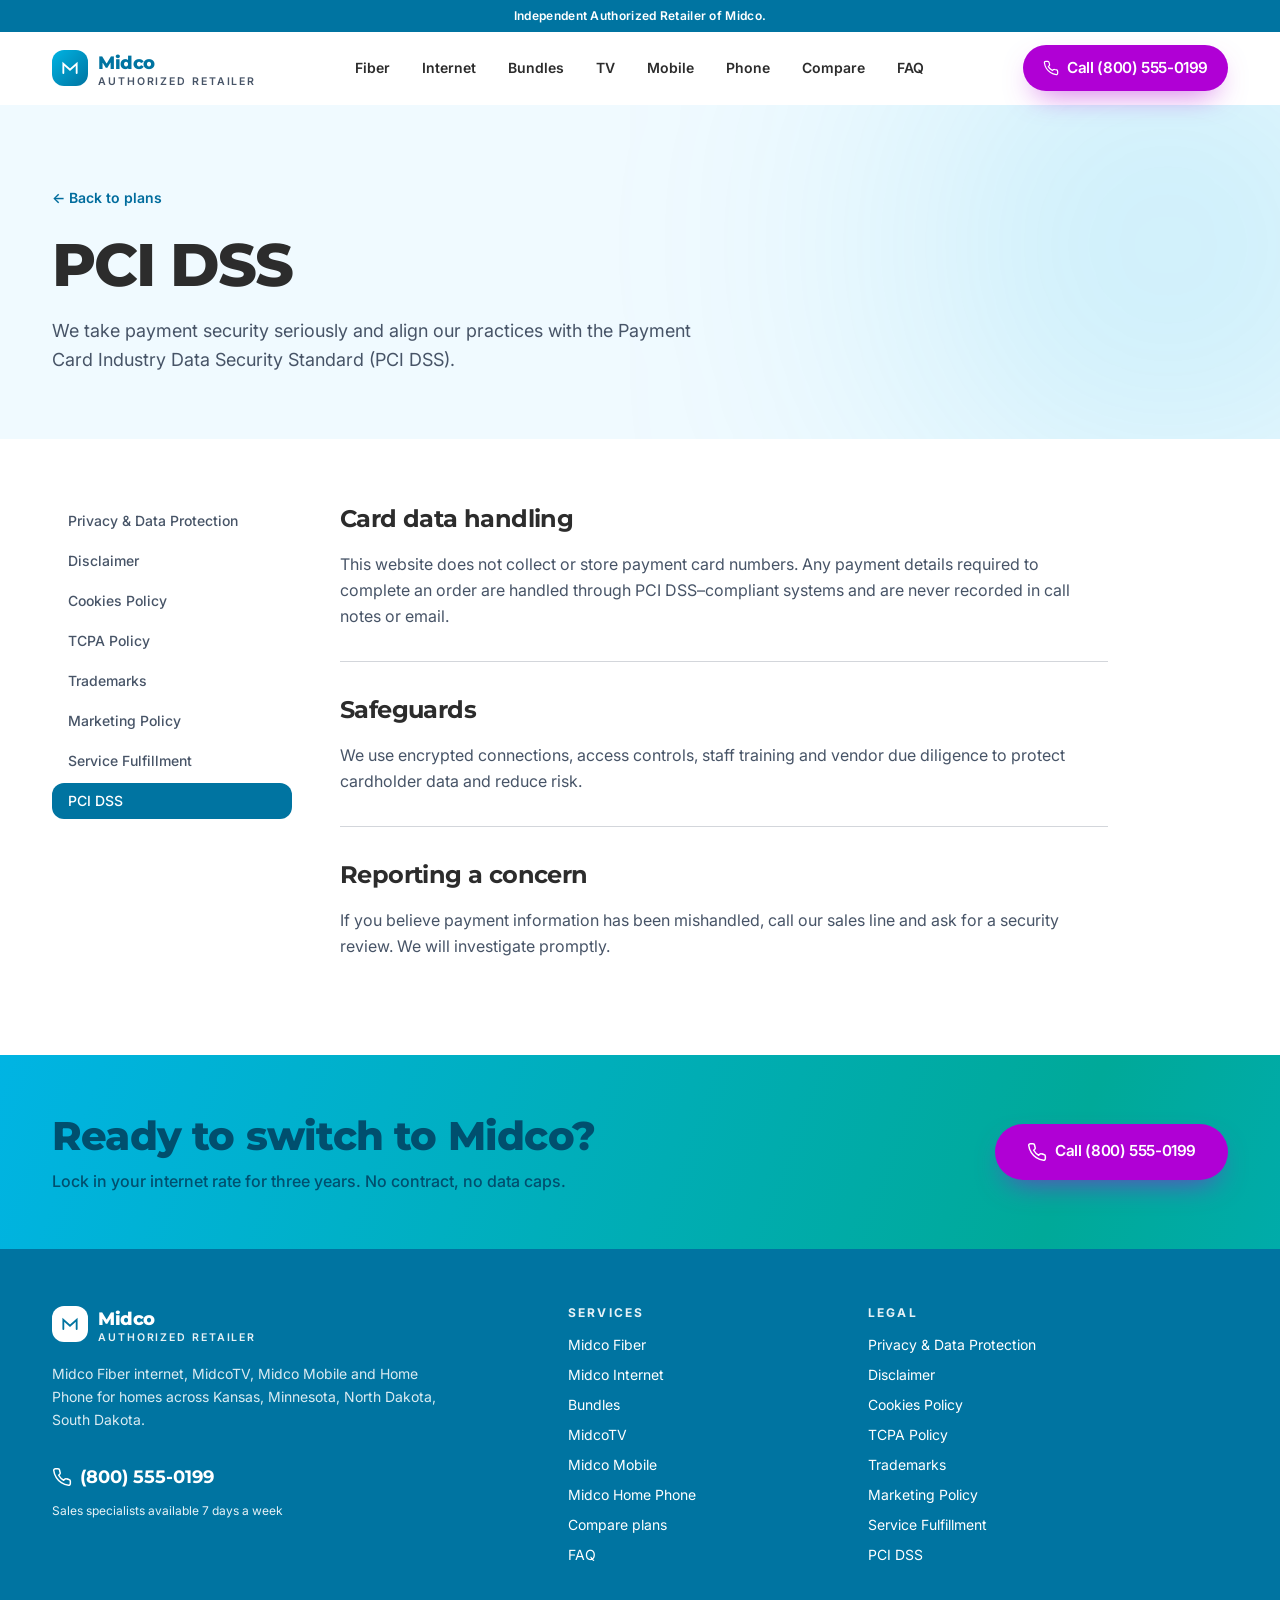
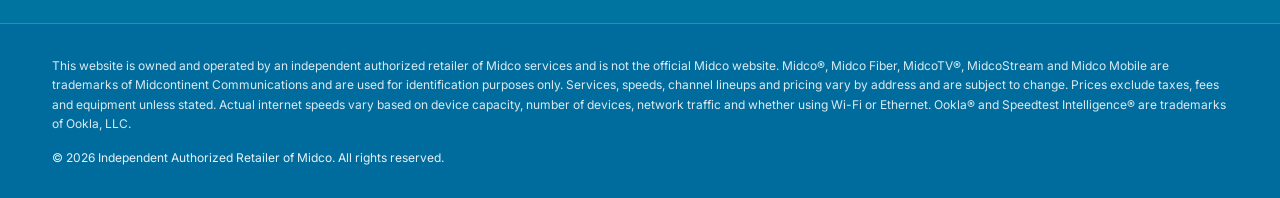
<file: legal/pci-dss.html>
<!doctype html>
<html lang="en">
<head>
  <meta charset="utf-8">
  <meta name="viewport" content="width=device-width, initial-scale=1">
  <title>PCI DSS | Midco Authorized Retailer</title>
  <meta name="description" content="We take payment security seriously and align our practices with the Payment Card Industry Data Security Standard (PCI DSS).">
  <meta name="theme-color" content="#0074a1">
  <link rel="icon" href="../favicon.ico">

  <!-- Fonts: Montserrat (Gotham stand-in) + Inter -->
  <link rel="preconnect" href="https://fonts.googleapis.com">
  <link rel="preconnect" href="https://fonts.gstatic.com" crossorigin>
  <link rel="stylesheet" href="https://fonts.googleapis.com/css2?family=Inter:wght@400..700&family=Montserrat:wght@500;600;700;800&display=swap">

  <link rel="stylesheet" href="../assets/css/lenis.css">
  <link rel="stylesheet" href="../assets/css/styles.css">
  <link rel="stylesheet" href="../assets/css/effects.css">

  <!-- Enables the animation start states only when JavaScript runs -->
  <script>document.documentElement.classList.add('js');</script>
  <script src="../assets/js/vendor/lenis.min.js" defer></script>
  <script src="../assets/js/main.js" defer></script>
</head>
<body class="min-h-screen bg-white antialiased">
  <header class="sticky top-0 z-50">
    <!-- 1. Persistent disclosure bar -->
    <div class="bg-midco-500 text-white">
      <p class="container-x flex h-8 items-center justify-center text-center text-xs font-semibold tracking-wide">Independent Authorized Retailer of Midco.</p>
    </div>

    <!-- 2. Sticky nav -->
    <div class="nav-bar border-b border-transparent bg-white/95 backdrop-blur-xl transition-shadow duration-500" data-nav>
      <nav class="container-x flex h-[72px] items-center justify-between gap-3 sm:gap-6" aria-label="Primary">
        <a href="../index.html" class="group flex items-center gap-2.5" aria-label="Midco plans: back to top">
          <span class="grid h-9 w-9 place-items-center rounded-xl bg-gradient-to-br from-cyan to-midco-500 text-white">
            <svg viewBox="0 0 24 24" class="h-5 w-5" fill="none" stroke="currentColor" stroke-width="2.2" stroke-linecap="round" aria-hidden="true"><path d="M4 18V7l8 7 8-7v11"/></svg>
          </span>
          <span class="leading-none">
            <span class="block font-display text-lg font-extrabold tracking-tight text-midco-500">Midco</span>
            <span class="block whitespace-nowrap text-[0.66rem] font-semibold uppercase tracking-[0.1em] min-[360px]:tracking-[0.18em] text-slate">Authorized Retailer</span>
          </span>
        </a>

        <ul class="relative hidden items-center gap-0.5 lg:flex xl:gap-1" data-nav-list>
          <li aria-hidden="true" class="nav-pill pointer-events-none absolute left-0 top-0 h-full rounded-full bg-midco-50 ring-1 ring-cyan/40"></li>
          <li><a href="../index.html#fiber" class="nav-link relative z-10 block rounded-full px-2 py-2 text-sm font-semibold xl:px-3.5 text-ink transition-colors hover:text-midco-600">Fiber</a></li>
          <li><a href="../index.html#internet" class="nav-link relative z-10 block rounded-full px-2 py-2 text-sm font-semibold xl:px-3.5 text-ink transition-colors hover:text-midco-600">Internet</a></li>
          <li><a href="../index.html#bundles" class="nav-link relative z-10 block rounded-full px-2 py-2 text-sm font-semibold xl:px-3.5 text-ink transition-colors hover:text-midco-600">Bundles</a></li>
          <li><a href="../index.html#tv" class="nav-link relative z-10 block rounded-full px-2 py-2 text-sm font-semibold xl:px-3.5 text-ink transition-colors hover:text-midco-600">TV</a></li>
          <li><a href="../index.html#mobile" class="nav-link relative z-10 block rounded-full px-2 py-2 text-sm font-semibold xl:px-3.5 text-ink transition-colors hover:text-midco-600">Mobile</a></li>
          <li><a href="../index.html#phone" class="nav-link relative z-10 block rounded-full px-2 py-2 text-sm font-semibold xl:px-3.5 text-ink transition-colors hover:text-midco-600">Phone</a></li>
          <li><a href="../index.html#compare" class="nav-link relative z-10 block rounded-full px-2 py-2 text-sm font-semibold xl:px-3.5 text-ink transition-colors hover:text-midco-600">Compare</a></li>
          <li><a href="../index.html#faq" class="nav-link relative z-10 block rounded-full px-2 py-2 text-sm font-semibold xl:px-3.5 text-ink transition-colors hover:text-midco-600">FAQ</a></li>
        </ul>

        <div class="flex items-center gap-2">
          <span class="hidden sm:block">
            <a href="tel:+18005550199" class="magnetic group relative inline-flex min-h-12 items-center justify-center gap-2 rounded-full px-6 py-3 text-[0.95rem] font-semibold tracking-tight transition-[box-shadow,background-color] duration-300 focus-visible:outline-2 focus-visible:outline-offset-4 focus-visible:outline-midco-500 bg-violet text-white shadow-[0_12px_30px_-12px_rgba(176,0,213,.7)] hover:bg-plum !min-h-11 whitespace-nowrap !px-4 xl:!px-5" data-strength="0.25"><svg class="h-4 w-4" width="24" height="24" viewBox="0 0 24 24" fill="none" stroke="currentColor" stroke-width="1.8" stroke-linecap="round" stroke-linejoin="round" aria-hidden="true"><path d="M22 16.9v3a2 2 0 0 1-2.2 2 19.8 19.8 0 0 1-8.6-3.1 19.5 19.5 0 0 1-6-6A19.8 19.8 0 0 1 2.1 4.2 2 2 0 0 1 4.1 2h3a2 2 0 0 1 2 1.7c.1 1 .4 1.9.7 2.8a2 2 0 0 1-.5 2.1L8 9.9a16 16 0 0 0 6 6l1.3-1.3a2 2 0 0 1 2.1-.4c.9.3 1.8.6 2.8.7a2 2 0 0 1 1.7 2z"/></svg> Call (800) 555-0199</a>
          </span>
          <a href="tel:+18005550199" class="grid h-11 w-11 place-items-center rounded-full bg-violet text-white sm:hidden" aria-label="Call (800) 555-0199"><svg class="h-5 w-5" width="24" height="24" viewBox="0 0 24 24" fill="none" stroke="currentColor" stroke-width="1.8" stroke-linecap="round" stroke-linejoin="round" aria-hidden="true"><path d="M22 16.9v3a2 2 0 0 1-2.2 2 19.8 19.8 0 0 1-8.6-3.1 19.5 19.5 0 0 1-6-6A19.8 19.8 0 0 1 2.1 4.2 2 2 0 0 1 4.1 2h3a2 2 0 0 1 2 1.7c.1 1 .4 1.9.7 2.8a2 2 0 0 1-.5 2.1L8 9.9a16 16 0 0 0 6 6l1.3-1.3a2 2 0 0 1 2.1-.4c.9.3 1.8.6 2.8.7a2 2 0 0 1 1.7 2z"/></svg></a>
          <button type="button" class="grid h-11 w-11 place-items-center rounded-full text-midco-600 ring-1 ring-midco-100 lg:hidden" aria-expanded="false" aria-controls="mobile-nav" aria-label="Open menu" data-menu-toggle>
            <svg viewBox="0 0 24 24" class="h-5 w-5" fill="none" stroke="currentColor" stroke-width="2" stroke-linecap="round" aria-hidden="true">
              <path class="menu-open" d="M4 7h16M4 12h16M4 17h16"/>
              <path class="menu-close" d="M6 6l12 12M18 6L6 18"/>
            </svg>
          </button>
        </div>
      </nav>

      <div id="mobile-nav" class="mobile-nav lg:hidden">
        <ul class="container-x grid gap-1 overflow-hidden">
          <li><a href="../index.html#fiber" class="block rounded-xl px-4 py-3 text-base font-semibold text-ink hover:bg-midco-50">Fiber</a></li>
          <li><a href="../index.html#internet" class="block rounded-xl px-4 py-3 text-base font-semibold text-ink hover:bg-midco-50">Internet</a></li>
          <li><a href="../index.html#bundles" class="block rounded-xl px-4 py-3 text-base font-semibold text-ink hover:bg-midco-50">Bundles</a></li>
          <li><a href="../index.html#tv" class="block rounded-xl px-4 py-3 text-base font-semibold text-ink hover:bg-midco-50">TV</a></li>
          <li><a href="../index.html#mobile" class="block rounded-xl px-4 py-3 text-base font-semibold text-ink hover:bg-midco-50">Mobile</a></li>
          <li><a href="../index.html#phone" class="block rounded-xl px-4 py-3 text-base font-semibold text-ink hover:bg-midco-50">Phone</a></li>
          <li><a href="../index.html#compare" class="block rounded-xl px-4 py-3 text-base font-semibold text-ink hover:bg-midco-50">Compare</a></li>
          <li><a href="../index.html#faq" class="block rounded-xl px-4 py-3 text-base font-semibold text-ink hover:bg-midco-50">FAQ</a></li>
        </ul>
      </div>
    </div>
  </header>

  <main class="bg-white">
    <section class="relative isolate overflow-hidden bg-mist pb-12 pt-14 text-ink sm:pb-16 sm:pt-20">
      <div aria-hidden="true" class="absolute right-[-10%] top-[-30%] -z-10 h-[30rem] w-[30rem] rounded-full bg-cyan/20 blur-[140px]"></div>
      <div class="container-x">
        <a href="../index.html" class="text-sm font-semibold text-midco-600 hover:text-violet">&larr; Back to plans</a>
        <h1 class="mt-6 font-display text-[clamp(2.2rem,5vw,3.75rem)] font-extrabold leading-[1.05] tracking-[-0.03em]">PCI DSS</h1>
        <p class="mt-5 max-w-2xl text-lg leading-relaxed text-slate">We take payment security seriously and align our practices with the Payment Card Industry Data Security Standard (PCI DSS).</p>
      </div>
    </section>

    <div class="container-x grid gap-12 py-16 lg:grid-cols-[240px_1fr]">
      <nav aria-label="Legal pages" class="lg:sticky lg:top-[calc(var(--header-h)+2rem)] lg:self-start">
        <ul class="flex flex-wrap gap-2 lg:grid lg:gap-1">
          <li><a href="privacy.html" class="block rounded-full px-4 py-2 text-sm font-medium transition-colors lg:rounded-xl bg-mist text-slate hover:text-midco-700 lg:bg-transparent">Privacy &amp; Data Protection</a></li>
          <li><a href="disclaimer.html" class="block rounded-full px-4 py-2 text-sm font-medium transition-colors lg:rounded-xl bg-mist text-slate hover:text-midco-700 lg:bg-transparent">Disclaimer</a></li>
          <li><a href="cookies.html" class="block rounded-full px-4 py-2 text-sm font-medium transition-colors lg:rounded-xl bg-mist text-slate hover:text-midco-700 lg:bg-transparent">Cookies Policy</a></li>
          <li><a href="tcpa.html" class="block rounded-full px-4 py-2 text-sm font-medium transition-colors lg:rounded-xl bg-mist text-slate hover:text-midco-700 lg:bg-transparent">TCPA Policy</a></li>
          <li><a href="trademarks.html" class="block rounded-full px-4 py-2 text-sm font-medium transition-colors lg:rounded-xl bg-mist text-slate hover:text-midco-700 lg:bg-transparent">Trademarks</a></li>
          <li><a href="marketing.html" class="block rounded-full px-4 py-2 text-sm font-medium transition-colors lg:rounded-xl bg-mist text-slate hover:text-midco-700 lg:bg-transparent">Marketing Policy</a></li>
          <li><a href="service-fulfillment.html" class="block rounded-full px-4 py-2 text-sm font-medium transition-colors lg:rounded-xl bg-mist text-slate hover:text-midco-700 lg:bg-transparent">Service Fulfillment</a></li>
          <li><a href="pci-dss.html" aria-current="page" class="block rounded-full px-4 py-2 text-sm font-medium transition-colors lg:rounded-xl bg-midco-500 text-white">PCI DSS</a></li>
        </ul>
      </nav>

      <article class="max-w-3xl">
        <section class="border-b border-midco-100 py-8 first:pt-0 last:border-0">
          <h2 class="font-display text-2xl font-bold tracking-tight text-ink">Card data handling</h2>
          <p class="mt-4 leading-relaxed text-slate">This website does not collect or store payment card numbers. Any payment details required to complete an order are handled through PCI DSS–compliant systems and are never recorded in call notes or email.</p>
        </section>
        <section class="border-b border-midco-100 py-8 first:pt-0 last:border-0">
          <h2 class="font-display text-2xl font-bold tracking-tight text-ink">Safeguards</h2>
          <p class="mt-4 leading-relaxed text-slate">We use encrypted connections, access controls, staff training and vendor due diligence to protect cardholder data and reduce risk.</p>
        </section>
        <section class="border-b border-midco-100 py-8 first:pt-0 last:border-0">
          <h2 class="font-display text-2xl font-bold tracking-tight text-ink">Reporting a concern</h2>
          <p class="mt-4 leading-relaxed text-slate">If you believe payment information has been mishandled, call our sales line and ask for a security review. We will investigate promptly.</p>
        </section>
      </article>
    </div>
  </main>

  <footer>
    <!-- Closing CTA band (Midco cyan) -->
    <div class="cta-flow shine relative overflow-hidden text-midco-700">
      <div class="container-x relative flex flex-col items-start justify-between gap-6 py-14 md:flex-row md:items-center">
        <div>
          <p class="font-display text-[clamp(1.6rem,3.2vw,2.5rem)] font-extrabold leading-tight tracking-[-0.02em]">Ready to switch to Midco?</p>
          <p class="mt-2 font-medium text-midco-700">Lock in your internet rate for three years. No contract, no data caps.</p>
        </div>
        <a href="tel:+18005550199" class="magnetic group relative inline-flex min-h-12 items-center justify-center gap-2 rounded-full px-6 py-3 text-[0.95rem] font-semibold tracking-tight transition-[box-shadow,background-color] duration-300 focus-visible:outline-2 focus-visible:outline-offset-4 focus-visible:outline-midco-500 bg-violet text-white shadow-[0_12px_30px_-12px_rgba(176,0,213,.7)] hover:bg-plum !min-h-14 !px-8" data-strength="0.35"><svg class="h-5 w-5" width="24" height="24" viewBox="0 0 24 24" fill="none" stroke="currentColor" stroke-width="1.8" stroke-linecap="round" stroke-linejoin="round" aria-hidden="true"><path d="M22 16.9v3a2 2 0 0 1-2.2 2 19.8 19.8 0 0 1-8.6-3.1 19.5 19.5 0 0 1-6-6A19.8 19.8 0 0 1 2.1 4.2 2 2 0 0 1 4.1 2h3a2 2 0 0 1 2 1.7c.1 1 .4 1.9.7 2.8a2 2 0 0 1-.5 2.1L8 9.9a16 16 0 0 0 6 6l1.3-1.3a2 2 0 0 1 2.1-.4c.9.3 1.8.6 2.8.7a2 2 0 0 1 1.7 2z"/></svg> Call (800) 555-0199</a>
      </div>
    </div>

    <!-- Main footer (Midco primary blue) -->
    <div class="bg-midco-500 text-white">
      <div class="container-x grid gap-12 py-14 md:grid-cols-2 lg:grid-cols-[1.3fr_0.7fr_1fr]">
        <div>
          <a href="../index.html" class="group flex items-center gap-2.5" aria-label="Midco plans: back to top">
            <span class="grid h-9 w-9 place-items-center rounded-xl bg-white text-midco-500">
              <svg viewBox="0 0 24 24" class="h-5 w-5" fill="none" stroke="currentColor" stroke-width="2.2" stroke-linecap="round" aria-hidden="true"><path d="M4 18V7l8 7 8-7v11"/></svg>
            </span>
            <span class="leading-none">
              <span class="block font-display text-lg font-extrabold tracking-tight text-white">Midco</span>
              <span class="block whitespace-nowrap text-[0.66rem] font-semibold uppercase tracking-[0.1em] min-[360px]:tracking-[0.18em] text-white/90">Authorized Retailer</span>
            </span>
          </a>
          <p class="mt-5 max-w-sm text-sm leading-relaxed text-white/85">Midco Fiber internet, MidcoTV, Midco Mobile and Home Phone for homes across Kansas, Minnesota, North Dakota, South Dakota.</p>
          <a href="tel:+18005550199" class="mt-6 inline-flex min-h-11 items-center gap-2 font-display text-lg font-bold text-white hover:text-cyan"><svg class="h-5 w-5" width="24" height="24" viewBox="0 0 24 24" fill="none" stroke="currentColor" stroke-width="1.8" stroke-linecap="round" stroke-linejoin="round" aria-hidden="true"><path d="M22 16.9v3a2 2 0 0 1-2.2 2 19.8 19.8 0 0 1-8.6-3.1 19.5 19.5 0 0 1-6-6A19.8 19.8 0 0 1 2.1 4.2 2 2 0 0 1 4.1 2h3a2 2 0 0 1 2 1.7c.1 1 .4 1.9.7 2.8a2 2 0 0 1-.5 2.1L8 9.9a16 16 0 0 0 6 6l1.3-1.3a2 2 0 0 1 2.1-.4c.9.3 1.8.6 2.8.7a2 2 0 0 1 1.7 2z"/></svg> (800) 555-0199</a>
          <p class="mt-1 text-xs text-white/90">Sales specialists available 7 days a week</p>
        </div>

        <nav aria-label="Services">
          <h2 class="text-xs font-bold uppercase tracking-[0.18em] text-white/90">Services</h2>
          <ul class="mt-3 grid gap-0.5 text-sm lg:gap-1.5">
            <li><a href="../index.html#fiber" class="inline-block py-1.5 text-white transition-colors hover:text-cyan lg:py-0.5">Midco Fiber</a></li>
            <li><a href="../index.html#internet" class="inline-block py-1.5 text-white transition-colors hover:text-cyan lg:py-0.5">Midco Internet</a></li>
            <li><a href="../index.html#bundles" class="inline-block py-1.5 text-white transition-colors hover:text-cyan lg:py-0.5">Bundles</a></li>
            <li><a href="../index.html#tv" class="inline-block py-1.5 text-white transition-colors hover:text-cyan lg:py-0.5">MidcoTV</a></li>
            <li><a href="../index.html#mobile" class="inline-block py-1.5 text-white transition-colors hover:text-cyan lg:py-0.5">Midco Mobile</a></li>
            <li><a href="../index.html#phone" class="inline-block py-1.5 text-white transition-colors hover:text-cyan lg:py-0.5">Midco Home Phone</a></li>
            <li><a href="../index.html#compare" class="inline-block py-1.5 text-white transition-colors hover:text-cyan lg:py-0.5">Compare plans</a></li>
            <li><a href="../index.html#faq" class="inline-block py-1.5 text-white transition-colors hover:text-cyan lg:py-0.5">FAQ</a></li>
          </ul>
        </nav>

        <nav aria-label="Legal">
          <h2 class="text-xs font-bold uppercase tracking-[0.18em] text-white/90">Legal</h2>
          <ul class="mt-3 grid grid-cols-2 gap-x-4 gap-y-0.5 text-sm lg:grid-cols-1 lg:gap-y-1.5">
            <li><a href="privacy.html" class="inline-block py-1.5 text-white transition-colors hover:text-cyan lg:py-0.5">Privacy &amp; Data Protection</a></li>
            <li><a href="disclaimer.html" class="inline-block py-1.5 text-white transition-colors hover:text-cyan lg:py-0.5">Disclaimer</a></li>
            <li><a href="cookies.html" class="inline-block py-1.5 text-white transition-colors hover:text-cyan lg:py-0.5">Cookies Policy</a></li>
            <li><a href="tcpa.html" class="inline-block py-1.5 text-white transition-colors hover:text-cyan lg:py-0.5">TCPA Policy</a></li>
            <li><a href="trademarks.html" class="inline-block py-1.5 text-white transition-colors hover:text-cyan lg:py-0.5">Trademarks</a></li>
            <li><a href="marketing.html" class="inline-block py-1.5 text-white transition-colors hover:text-cyan lg:py-0.5">Marketing Policy</a></li>
            <li><a href="service-fulfillment.html" class="inline-block py-1.5 text-white transition-colors hover:text-cyan lg:py-0.5">Service Fulfillment</a></li>
            <li><a href="pci-dss.html" class="inline-block py-1.5 text-white transition-colors hover:text-cyan lg:py-0.5">PCI DSS</a></li>
          </ul>
        </nav>
      </div>

      <div class="border-t border-white/20 bg-midco-600">
        <div class="container-x py-8">
          <p class="text-xs leading-relaxed text-white/85">This website is owned and operated by an independent authorized retailer of Midco services and is not the official Midco website. Midco®, Midco Fiber, MidcoTV®, MidcoStream and Midco Mobile are trademarks of Midcontinent Communications and are used for identification purposes only. Services, speeds, channel lineups and pricing vary by address and are subject to change. Prices exclude taxes, fees and equipment unless stated. Actual internet speeds vary based on device capacity, number of devices, network traffic and whether using Wi-Fi or Ethernet. Ookla® and Speedtest Intelligence® are trademarks of Ookla, LLC.</p>
          <p class="mt-4 text-xs text-white/90">&copy; <span data-year>2026</span> Independent Authorized Retailer of Midco. All rights reserved.</p>
        </div>
      </div>
    </div>
  </footer>
</body>
</html>
</file>
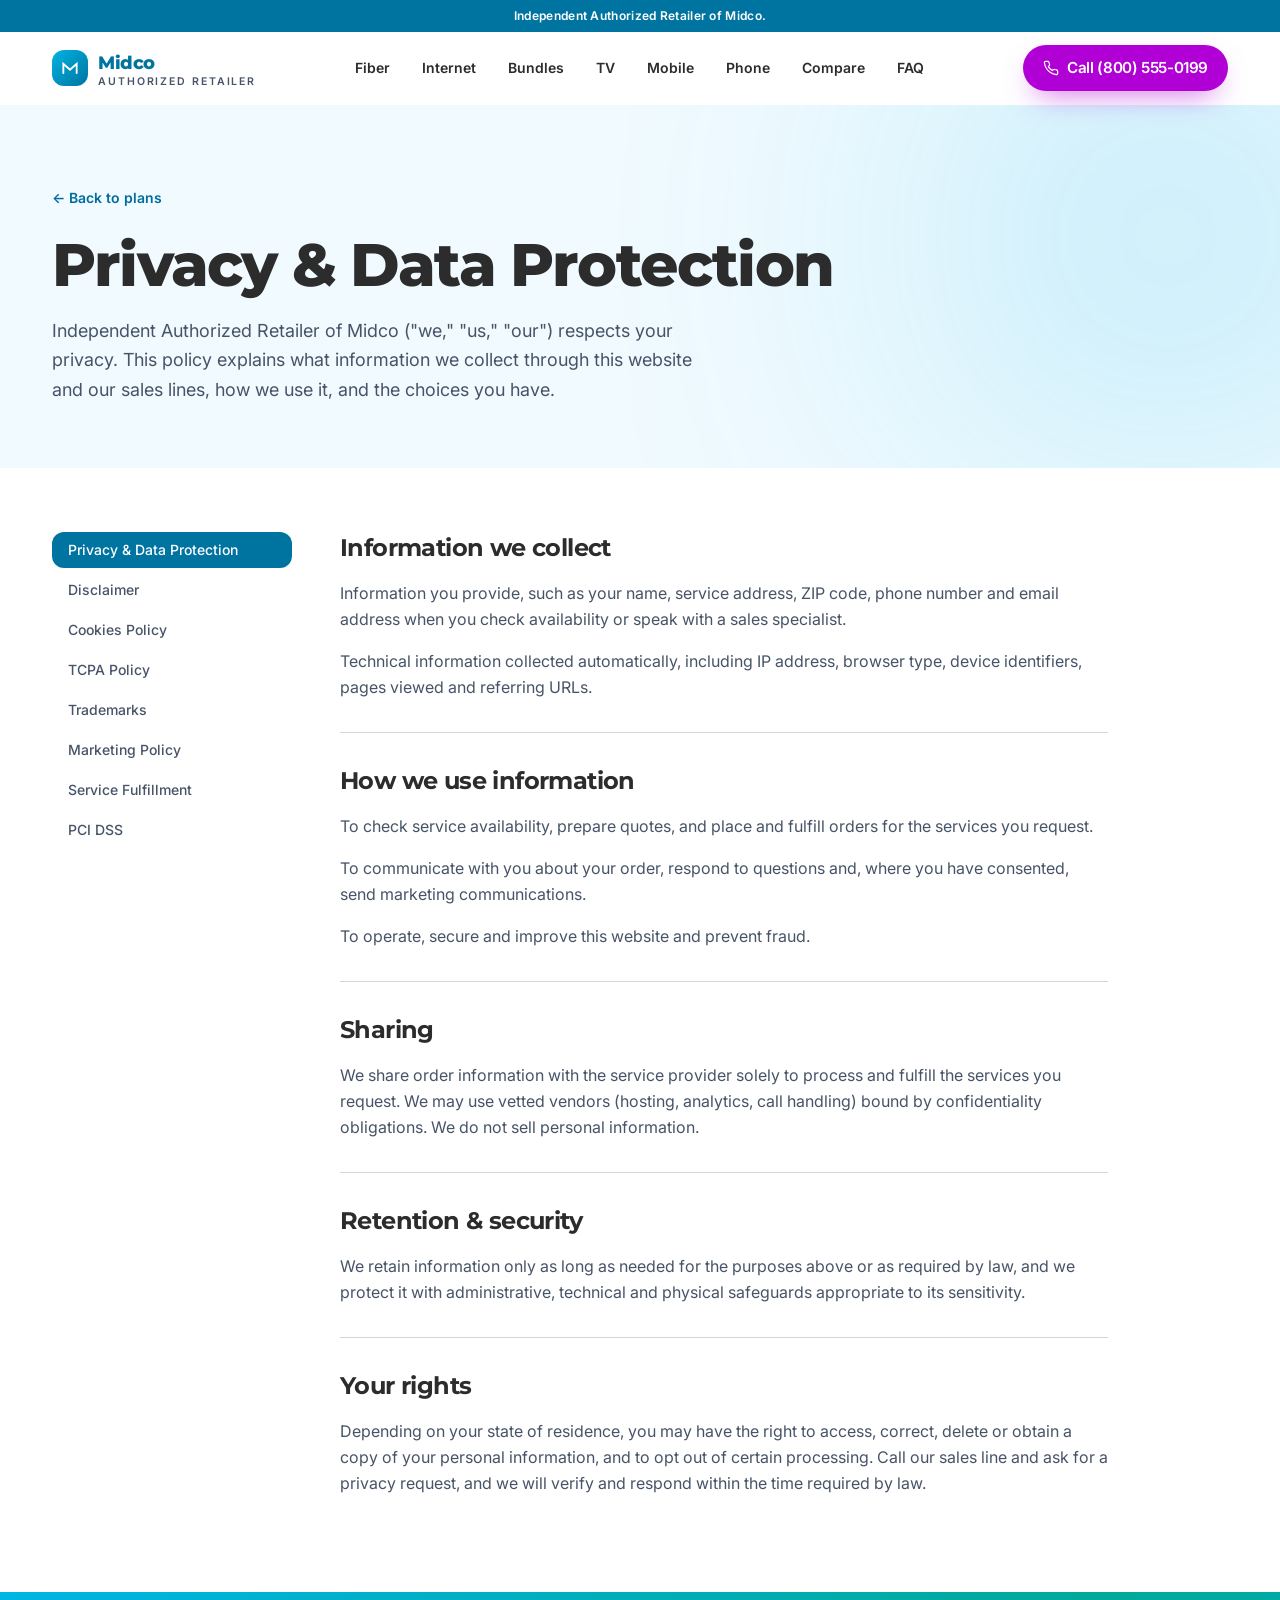
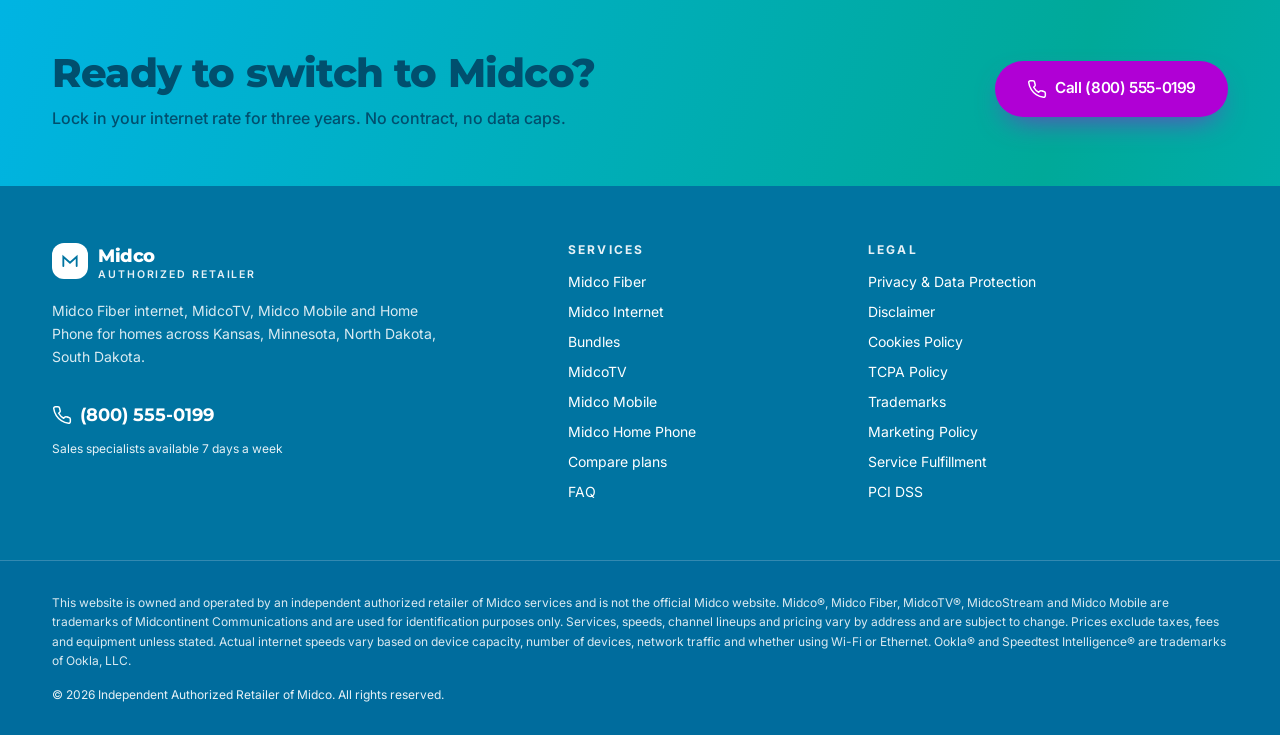
<file: legal/privacy.html>
<!doctype html>
<html lang="en">
<head>
  <meta charset="utf-8">
  <meta name="viewport" content="width=device-width, initial-scale=1">
  <title>Privacy &amp; Data Protection | Midco Authorized Retailer</title>
  <meta name="description" content="Independent Authorized Retailer of Midco (&quot;we,&quot; &quot;us,&quot; &quot;our&quot;) respects your privacy. This policy explains what information we collect through this website and our sales lines, how we use it, and the choices you have.">
  <meta name="theme-color" content="#0074a1">
  <link rel="icon" href="../favicon.ico">

  <!-- Fonts: Montserrat (Gotham stand-in) + Inter -->
  <link rel="preconnect" href="https://fonts.googleapis.com">
  <link rel="preconnect" href="https://fonts.gstatic.com" crossorigin>
  <link rel="stylesheet" href="https://fonts.googleapis.com/css2?family=Inter:wght@400..700&family=Montserrat:wght@500;600;700;800&display=swap">

  <link rel="stylesheet" href="../assets/css/lenis.css">
  <link rel="stylesheet" href="../assets/css/styles.css">
  <link rel="stylesheet" href="../assets/css/effects.css">

  <!-- Enables the animation start states only when JavaScript runs -->
  <script>document.documentElement.classList.add('js');</script>
  <script src="../assets/js/vendor/lenis.min.js" defer></script>
  <script src="../assets/js/main.js" defer></script>
</head>
<body class="min-h-screen bg-white antialiased">
  <header class="sticky top-0 z-50">
    <!-- 1. Persistent disclosure bar -->
    <div class="bg-midco-500 text-white">
      <p class="container-x flex h-8 items-center justify-center text-center text-xs font-semibold tracking-wide">Independent Authorized Retailer of Midco.</p>
    </div>

    <!-- 2. Sticky nav -->
    <div class="nav-bar border-b border-transparent bg-white/95 backdrop-blur-xl transition-shadow duration-500" data-nav>
      <nav class="container-x flex h-[72px] items-center justify-between gap-3 sm:gap-6" aria-label="Primary">
        <a href="../index.html" class="group flex items-center gap-2.5" aria-label="Midco plans: back to top">
          <span class="grid h-9 w-9 place-items-center rounded-xl bg-gradient-to-br from-cyan to-midco-500 text-white">
            <svg viewBox="0 0 24 24" class="h-5 w-5" fill="none" stroke="currentColor" stroke-width="2.2" stroke-linecap="round" aria-hidden="true"><path d="M4 18V7l8 7 8-7v11"/></svg>
          </span>
          <span class="leading-none">
            <span class="block font-display text-lg font-extrabold tracking-tight text-midco-500">Midco</span>
            <span class="block whitespace-nowrap text-[0.66rem] font-semibold uppercase tracking-[0.1em] min-[360px]:tracking-[0.18em] text-slate">Authorized Retailer</span>
          </span>
        </a>

        <ul class="relative hidden items-center gap-0.5 lg:flex xl:gap-1" data-nav-list>
          <li aria-hidden="true" class="nav-pill pointer-events-none absolute left-0 top-0 h-full rounded-full bg-midco-50 ring-1 ring-cyan/40"></li>
          <li><a href="../index.html#fiber" class="nav-link relative z-10 block rounded-full px-2 py-2 text-sm font-semibold xl:px-3.5 text-ink transition-colors hover:text-midco-600">Fiber</a></li>
          <li><a href="../index.html#internet" class="nav-link relative z-10 block rounded-full px-2 py-2 text-sm font-semibold xl:px-3.5 text-ink transition-colors hover:text-midco-600">Internet</a></li>
          <li><a href="../index.html#bundles" class="nav-link relative z-10 block rounded-full px-2 py-2 text-sm font-semibold xl:px-3.5 text-ink transition-colors hover:text-midco-600">Bundles</a></li>
          <li><a href="../index.html#tv" class="nav-link relative z-10 block rounded-full px-2 py-2 text-sm font-semibold xl:px-3.5 text-ink transition-colors hover:text-midco-600">TV</a></li>
          <li><a href="../index.html#mobile" class="nav-link relative z-10 block rounded-full px-2 py-2 text-sm font-semibold xl:px-3.5 text-ink transition-colors hover:text-midco-600">Mobile</a></li>
          <li><a href="../index.html#phone" class="nav-link relative z-10 block rounded-full px-2 py-2 text-sm font-semibold xl:px-3.5 text-ink transition-colors hover:text-midco-600">Phone</a></li>
          <li><a href="../index.html#compare" class="nav-link relative z-10 block rounded-full px-2 py-2 text-sm font-semibold xl:px-3.5 text-ink transition-colors hover:text-midco-600">Compare</a></li>
          <li><a href="../index.html#faq" class="nav-link relative z-10 block rounded-full px-2 py-2 text-sm font-semibold xl:px-3.5 text-ink transition-colors hover:text-midco-600">FAQ</a></li>
        </ul>

        <div class="flex items-center gap-2">
          <span class="hidden sm:block">
            <a href="tel:+18005550199" class="magnetic group relative inline-flex min-h-12 items-center justify-center gap-2 rounded-full px-6 py-3 text-[0.95rem] font-semibold tracking-tight transition-[box-shadow,background-color] duration-300 focus-visible:outline-2 focus-visible:outline-offset-4 focus-visible:outline-midco-500 bg-violet text-white shadow-[0_12px_30px_-12px_rgba(176,0,213,.7)] hover:bg-plum !min-h-11 whitespace-nowrap !px-4 xl:!px-5" data-strength="0.25"><svg class="h-4 w-4" width="24" height="24" viewBox="0 0 24 24" fill="none" stroke="currentColor" stroke-width="1.8" stroke-linecap="round" stroke-linejoin="round" aria-hidden="true"><path d="M22 16.9v3a2 2 0 0 1-2.2 2 19.8 19.8 0 0 1-8.6-3.1 19.5 19.5 0 0 1-6-6A19.8 19.8 0 0 1 2.1 4.2 2 2 0 0 1 4.1 2h3a2 2 0 0 1 2 1.7c.1 1 .4 1.9.7 2.8a2 2 0 0 1-.5 2.1L8 9.9a16 16 0 0 0 6 6l1.3-1.3a2 2 0 0 1 2.1-.4c.9.3 1.8.6 2.8.7a2 2 0 0 1 1.7 2z"/></svg> Call (800) 555-0199</a>
          </span>
          <a href="tel:+18005550199" class="grid h-11 w-11 place-items-center rounded-full bg-violet text-white sm:hidden" aria-label="Call (800) 555-0199"><svg class="h-5 w-5" width="24" height="24" viewBox="0 0 24 24" fill="none" stroke="currentColor" stroke-width="1.8" stroke-linecap="round" stroke-linejoin="round" aria-hidden="true"><path d="M22 16.9v3a2 2 0 0 1-2.2 2 19.8 19.8 0 0 1-8.6-3.1 19.5 19.5 0 0 1-6-6A19.8 19.8 0 0 1 2.1 4.2 2 2 0 0 1 4.1 2h3a2 2 0 0 1 2 1.7c.1 1 .4 1.9.7 2.8a2 2 0 0 1-.5 2.1L8 9.9a16 16 0 0 0 6 6l1.3-1.3a2 2 0 0 1 2.1-.4c.9.3 1.8.6 2.8.7a2 2 0 0 1 1.7 2z"/></svg></a>
          <button type="button" class="grid h-11 w-11 place-items-center rounded-full text-midco-600 ring-1 ring-midco-100 lg:hidden" aria-expanded="false" aria-controls="mobile-nav" aria-label="Open menu" data-menu-toggle>
            <svg viewBox="0 0 24 24" class="h-5 w-5" fill="none" stroke="currentColor" stroke-width="2" stroke-linecap="round" aria-hidden="true">
              <path class="menu-open" d="M4 7h16M4 12h16M4 17h16"/>
              <path class="menu-close" d="M6 6l12 12M18 6L6 18"/>
            </svg>
          </button>
        </div>
      </nav>

      <div id="mobile-nav" class="mobile-nav lg:hidden">
        <ul class="container-x grid gap-1 overflow-hidden">
          <li><a href="../index.html#fiber" class="block rounded-xl px-4 py-3 text-base font-semibold text-ink hover:bg-midco-50">Fiber</a></li>
          <li><a href="../index.html#internet" class="block rounded-xl px-4 py-3 text-base font-semibold text-ink hover:bg-midco-50">Internet</a></li>
          <li><a href="../index.html#bundles" class="block rounded-xl px-4 py-3 text-base font-semibold text-ink hover:bg-midco-50">Bundles</a></li>
          <li><a href="../index.html#tv" class="block rounded-xl px-4 py-3 text-base font-semibold text-ink hover:bg-midco-50">TV</a></li>
          <li><a href="../index.html#mobile" class="block rounded-xl px-4 py-3 text-base font-semibold text-ink hover:bg-midco-50">Mobile</a></li>
          <li><a href="../index.html#phone" class="block rounded-xl px-4 py-3 text-base font-semibold text-ink hover:bg-midco-50">Phone</a></li>
          <li><a href="../index.html#compare" class="block rounded-xl px-4 py-3 text-base font-semibold text-ink hover:bg-midco-50">Compare</a></li>
          <li><a href="../index.html#faq" class="block rounded-xl px-4 py-3 text-base font-semibold text-ink hover:bg-midco-50">FAQ</a></li>
        </ul>
      </div>
    </div>
  </header>

  <main class="bg-white">
    <section class="relative isolate overflow-hidden bg-mist pb-12 pt-14 text-ink sm:pb-16 sm:pt-20">
      <div aria-hidden="true" class="absolute right-[-10%] top-[-30%] -z-10 h-[30rem] w-[30rem] rounded-full bg-cyan/20 blur-[140px]"></div>
      <div class="container-x">
        <a href="../index.html" class="text-sm font-semibold text-midco-600 hover:text-violet">&larr; Back to plans</a>
        <h1 class="mt-6 font-display text-[clamp(2.2rem,5vw,3.75rem)] font-extrabold leading-[1.05] tracking-[-0.03em]">Privacy &amp; Data Protection</h1>
        <p class="mt-5 max-w-2xl text-lg leading-relaxed text-slate">Independent Authorized Retailer of Midco (&quot;we,&quot; &quot;us,&quot; &quot;our&quot;) respects your privacy. This policy explains what information we collect through this website and our sales lines, how we use it, and the choices you have.</p>
      </div>
    </section>

    <div class="container-x grid gap-12 py-16 lg:grid-cols-[240px_1fr]">
      <nav aria-label="Legal pages" class="lg:sticky lg:top-[calc(var(--header-h)+2rem)] lg:self-start">
        <ul class="flex flex-wrap gap-2 lg:grid lg:gap-1">
          <li><a href="privacy.html" aria-current="page" class="block rounded-full px-4 py-2 text-sm font-medium transition-colors lg:rounded-xl bg-midco-500 text-white">Privacy &amp; Data Protection</a></li>
          <li><a href="disclaimer.html" class="block rounded-full px-4 py-2 text-sm font-medium transition-colors lg:rounded-xl bg-mist text-slate hover:text-midco-700 lg:bg-transparent">Disclaimer</a></li>
          <li><a href="cookies.html" class="block rounded-full px-4 py-2 text-sm font-medium transition-colors lg:rounded-xl bg-mist text-slate hover:text-midco-700 lg:bg-transparent">Cookies Policy</a></li>
          <li><a href="tcpa.html" class="block rounded-full px-4 py-2 text-sm font-medium transition-colors lg:rounded-xl bg-mist text-slate hover:text-midco-700 lg:bg-transparent">TCPA Policy</a></li>
          <li><a href="trademarks.html" class="block rounded-full px-4 py-2 text-sm font-medium transition-colors lg:rounded-xl bg-mist text-slate hover:text-midco-700 lg:bg-transparent">Trademarks</a></li>
          <li><a href="marketing.html" class="block rounded-full px-4 py-2 text-sm font-medium transition-colors lg:rounded-xl bg-mist text-slate hover:text-midco-700 lg:bg-transparent">Marketing Policy</a></li>
          <li><a href="service-fulfillment.html" class="block rounded-full px-4 py-2 text-sm font-medium transition-colors lg:rounded-xl bg-mist text-slate hover:text-midco-700 lg:bg-transparent">Service Fulfillment</a></li>
          <li><a href="pci-dss.html" class="block rounded-full px-4 py-2 text-sm font-medium transition-colors lg:rounded-xl bg-mist text-slate hover:text-midco-700 lg:bg-transparent">PCI DSS</a></li>
        </ul>
      </nav>

      <article class="max-w-3xl">
        <section class="border-b border-midco-100 py-8 first:pt-0 last:border-0">
          <h2 class="font-display text-2xl font-bold tracking-tight text-ink">Information we collect</h2>
          <p class="mt-4 leading-relaxed text-slate">Information you provide, such as your name, service address, ZIP code, phone number and email address when you check availability or speak with a sales specialist.</p>
          <p class="mt-4 leading-relaxed text-slate">Technical information collected automatically, including IP address, browser type, device identifiers, pages viewed and referring URLs.</p>
        </section>
        <section class="border-b border-midco-100 py-8 first:pt-0 last:border-0">
          <h2 class="font-display text-2xl font-bold tracking-tight text-ink">How we use information</h2>
          <p class="mt-4 leading-relaxed text-slate">To check service availability, prepare quotes, and place and fulfill orders for the services you request.</p>
          <p class="mt-4 leading-relaxed text-slate">To communicate with you about your order, respond to questions and, where you have consented, send marketing communications.</p>
          <p class="mt-4 leading-relaxed text-slate">To operate, secure and improve this website and prevent fraud.</p>
        </section>
        <section class="border-b border-midco-100 py-8 first:pt-0 last:border-0">
          <h2 class="font-display text-2xl font-bold tracking-tight text-ink">Sharing</h2>
          <p class="mt-4 leading-relaxed text-slate">We share order information with the service provider solely to process and fulfill the services you request. We may use vetted vendors (hosting, analytics, call handling) bound by confidentiality obligations. We do not sell personal information.</p>
        </section>
        <section class="border-b border-midco-100 py-8 first:pt-0 last:border-0">
          <h2 class="font-display text-2xl font-bold tracking-tight text-ink">Retention &amp; security</h2>
          <p class="mt-4 leading-relaxed text-slate">We retain information only as long as needed for the purposes above or as required by law, and we protect it with administrative, technical and physical safeguards appropriate to its sensitivity.</p>
        </section>
        <section class="border-b border-midco-100 py-8 first:pt-0 last:border-0">
          <h2 class="font-display text-2xl font-bold tracking-tight text-ink">Your rights</h2>
          <p class="mt-4 leading-relaxed text-slate">Depending on your state of residence, you may have the right to access, correct, delete or obtain a copy of your personal information, and to opt out of certain processing. Call our sales line and ask for a privacy request, and we will verify and respond within the time required by law.</p>
        </section>
      </article>
    </div>
  </main>

  <footer>
    <!-- Closing CTA band (Midco cyan) -->
    <div class="cta-flow shine relative overflow-hidden text-midco-700">
      <div class="container-x relative flex flex-col items-start justify-between gap-6 py-14 md:flex-row md:items-center">
        <div>
          <p class="font-display text-[clamp(1.6rem,3.2vw,2.5rem)] font-extrabold leading-tight tracking-[-0.02em]">Ready to switch to Midco?</p>
          <p class="mt-2 font-medium text-midco-700">Lock in your internet rate for three years. No contract, no data caps.</p>
        </div>
        <a href="tel:+18005550199" class="magnetic group relative inline-flex min-h-12 items-center justify-center gap-2 rounded-full px-6 py-3 text-[0.95rem] font-semibold tracking-tight transition-[box-shadow,background-color] duration-300 focus-visible:outline-2 focus-visible:outline-offset-4 focus-visible:outline-midco-500 bg-violet text-white shadow-[0_12px_30px_-12px_rgba(176,0,213,.7)] hover:bg-plum !min-h-14 !px-8" data-strength="0.35"><svg class="h-5 w-5" width="24" height="24" viewBox="0 0 24 24" fill="none" stroke="currentColor" stroke-width="1.8" stroke-linecap="round" stroke-linejoin="round" aria-hidden="true"><path d="M22 16.9v3a2 2 0 0 1-2.2 2 19.8 19.8 0 0 1-8.6-3.1 19.5 19.5 0 0 1-6-6A19.8 19.8 0 0 1 2.1 4.2 2 2 0 0 1 4.1 2h3a2 2 0 0 1 2 1.7c.1 1 .4 1.9.7 2.8a2 2 0 0 1-.5 2.1L8 9.9a16 16 0 0 0 6 6l1.3-1.3a2 2 0 0 1 2.1-.4c.9.3 1.8.6 2.8.7a2 2 0 0 1 1.7 2z"/></svg> Call (800) 555-0199</a>
      </div>
    </div>

    <!-- Main footer (Midco primary blue) -->
    <div class="bg-midco-500 text-white">
      <div class="container-x grid gap-12 py-14 md:grid-cols-2 lg:grid-cols-[1.3fr_0.7fr_1fr]">
        <div>
          <a href="../index.html" class="group flex items-center gap-2.5" aria-label="Midco plans: back to top">
            <span class="grid h-9 w-9 place-items-center rounded-xl bg-white text-midco-500">
              <svg viewBox="0 0 24 24" class="h-5 w-5" fill="none" stroke="currentColor" stroke-width="2.2" stroke-linecap="round" aria-hidden="true"><path d="M4 18V7l8 7 8-7v11"/></svg>
            </span>
            <span class="leading-none">
              <span class="block font-display text-lg font-extrabold tracking-tight text-white">Midco</span>
              <span class="block whitespace-nowrap text-[0.66rem] font-semibold uppercase tracking-[0.1em] min-[360px]:tracking-[0.18em] text-white/90">Authorized Retailer</span>
            </span>
          </a>
          <p class="mt-5 max-w-sm text-sm leading-relaxed text-white/85">Midco Fiber internet, MidcoTV, Midco Mobile and Home Phone for homes across Kansas, Minnesota, North Dakota, South Dakota.</p>
          <a href="tel:+18005550199" class="mt-6 inline-flex min-h-11 items-center gap-2 font-display text-lg font-bold text-white hover:text-cyan"><svg class="h-5 w-5" width="24" height="24" viewBox="0 0 24 24" fill="none" stroke="currentColor" stroke-width="1.8" stroke-linecap="round" stroke-linejoin="round" aria-hidden="true"><path d="M22 16.9v3a2 2 0 0 1-2.2 2 19.8 19.8 0 0 1-8.6-3.1 19.5 19.5 0 0 1-6-6A19.8 19.8 0 0 1 2.1 4.2 2 2 0 0 1 4.1 2h3a2 2 0 0 1 2 1.7c.1 1 .4 1.9.7 2.8a2 2 0 0 1-.5 2.1L8 9.9a16 16 0 0 0 6 6l1.3-1.3a2 2 0 0 1 2.1-.4c.9.3 1.8.6 2.8.7a2 2 0 0 1 1.7 2z"/></svg> (800) 555-0199</a>
          <p class="mt-1 text-xs text-white/90">Sales specialists available 7 days a week</p>
        </div>

        <nav aria-label="Services">
          <h2 class="text-xs font-bold uppercase tracking-[0.18em] text-white/90">Services</h2>
          <ul class="mt-3 grid gap-0.5 text-sm lg:gap-1.5">
            <li><a href="../index.html#fiber" class="inline-block py-1.5 text-white transition-colors hover:text-cyan lg:py-0.5">Midco Fiber</a></li>
            <li><a href="../index.html#internet" class="inline-block py-1.5 text-white transition-colors hover:text-cyan lg:py-0.5">Midco Internet</a></li>
            <li><a href="../index.html#bundles" class="inline-block py-1.5 text-white transition-colors hover:text-cyan lg:py-0.5">Bundles</a></li>
            <li><a href="../index.html#tv" class="inline-block py-1.5 text-white transition-colors hover:text-cyan lg:py-0.5">MidcoTV</a></li>
            <li><a href="../index.html#mobile" class="inline-block py-1.5 text-white transition-colors hover:text-cyan lg:py-0.5">Midco Mobile</a></li>
            <li><a href="../index.html#phone" class="inline-block py-1.5 text-white transition-colors hover:text-cyan lg:py-0.5">Midco Home Phone</a></li>
            <li><a href="../index.html#compare" class="inline-block py-1.5 text-white transition-colors hover:text-cyan lg:py-0.5">Compare plans</a></li>
            <li><a href="../index.html#faq" class="inline-block py-1.5 text-white transition-colors hover:text-cyan lg:py-0.5">FAQ</a></li>
          </ul>
        </nav>

        <nav aria-label="Legal">
          <h2 class="text-xs font-bold uppercase tracking-[0.18em] text-white/90">Legal</h2>
          <ul class="mt-3 grid grid-cols-2 gap-x-4 gap-y-0.5 text-sm lg:grid-cols-1 lg:gap-y-1.5">
            <li><a href="privacy.html" class="inline-block py-1.5 text-white transition-colors hover:text-cyan lg:py-0.5">Privacy &amp; Data Protection</a></li>
            <li><a href="disclaimer.html" class="inline-block py-1.5 text-white transition-colors hover:text-cyan lg:py-0.5">Disclaimer</a></li>
            <li><a href="cookies.html" class="inline-block py-1.5 text-white transition-colors hover:text-cyan lg:py-0.5">Cookies Policy</a></li>
            <li><a href="tcpa.html" class="inline-block py-1.5 text-white transition-colors hover:text-cyan lg:py-0.5">TCPA Policy</a></li>
            <li><a href="trademarks.html" class="inline-block py-1.5 text-white transition-colors hover:text-cyan lg:py-0.5">Trademarks</a></li>
            <li><a href="marketing.html" class="inline-block py-1.5 text-white transition-colors hover:text-cyan lg:py-0.5">Marketing Policy</a></li>
            <li><a href="service-fulfillment.html" class="inline-block py-1.5 text-white transition-colors hover:text-cyan lg:py-0.5">Service Fulfillment</a></li>
            <li><a href="pci-dss.html" class="inline-block py-1.5 text-white transition-colors hover:text-cyan lg:py-0.5">PCI DSS</a></li>
          </ul>
        </nav>
      </div>

      <div class="border-t border-white/20 bg-midco-600">
        <div class="container-x py-8">
          <p class="text-xs leading-relaxed text-white/85">This website is owned and operated by an independent authorized retailer of Midco services and is not the official Midco website. Midco®, Midco Fiber, MidcoTV®, MidcoStream and Midco Mobile are trademarks of Midcontinent Communications and are used for identification purposes only. Services, speeds, channel lineups and pricing vary by address and are subject to change. Prices exclude taxes, fees and equipment unless stated. Actual internet speeds vary based on device capacity, number of devices, network traffic and whether using Wi-Fi or Ethernet. Ookla® and Speedtest Intelligence® are trademarks of Ookla, LLC.</p>
          <p class="mt-4 text-xs text-white/90">&copy; <span data-year>2026</span> Independent Authorized Retailer of Midco. All rights reserved.</p>
        </div>
      </div>
    </div>
  </footer>
</body>
</html>
</file>
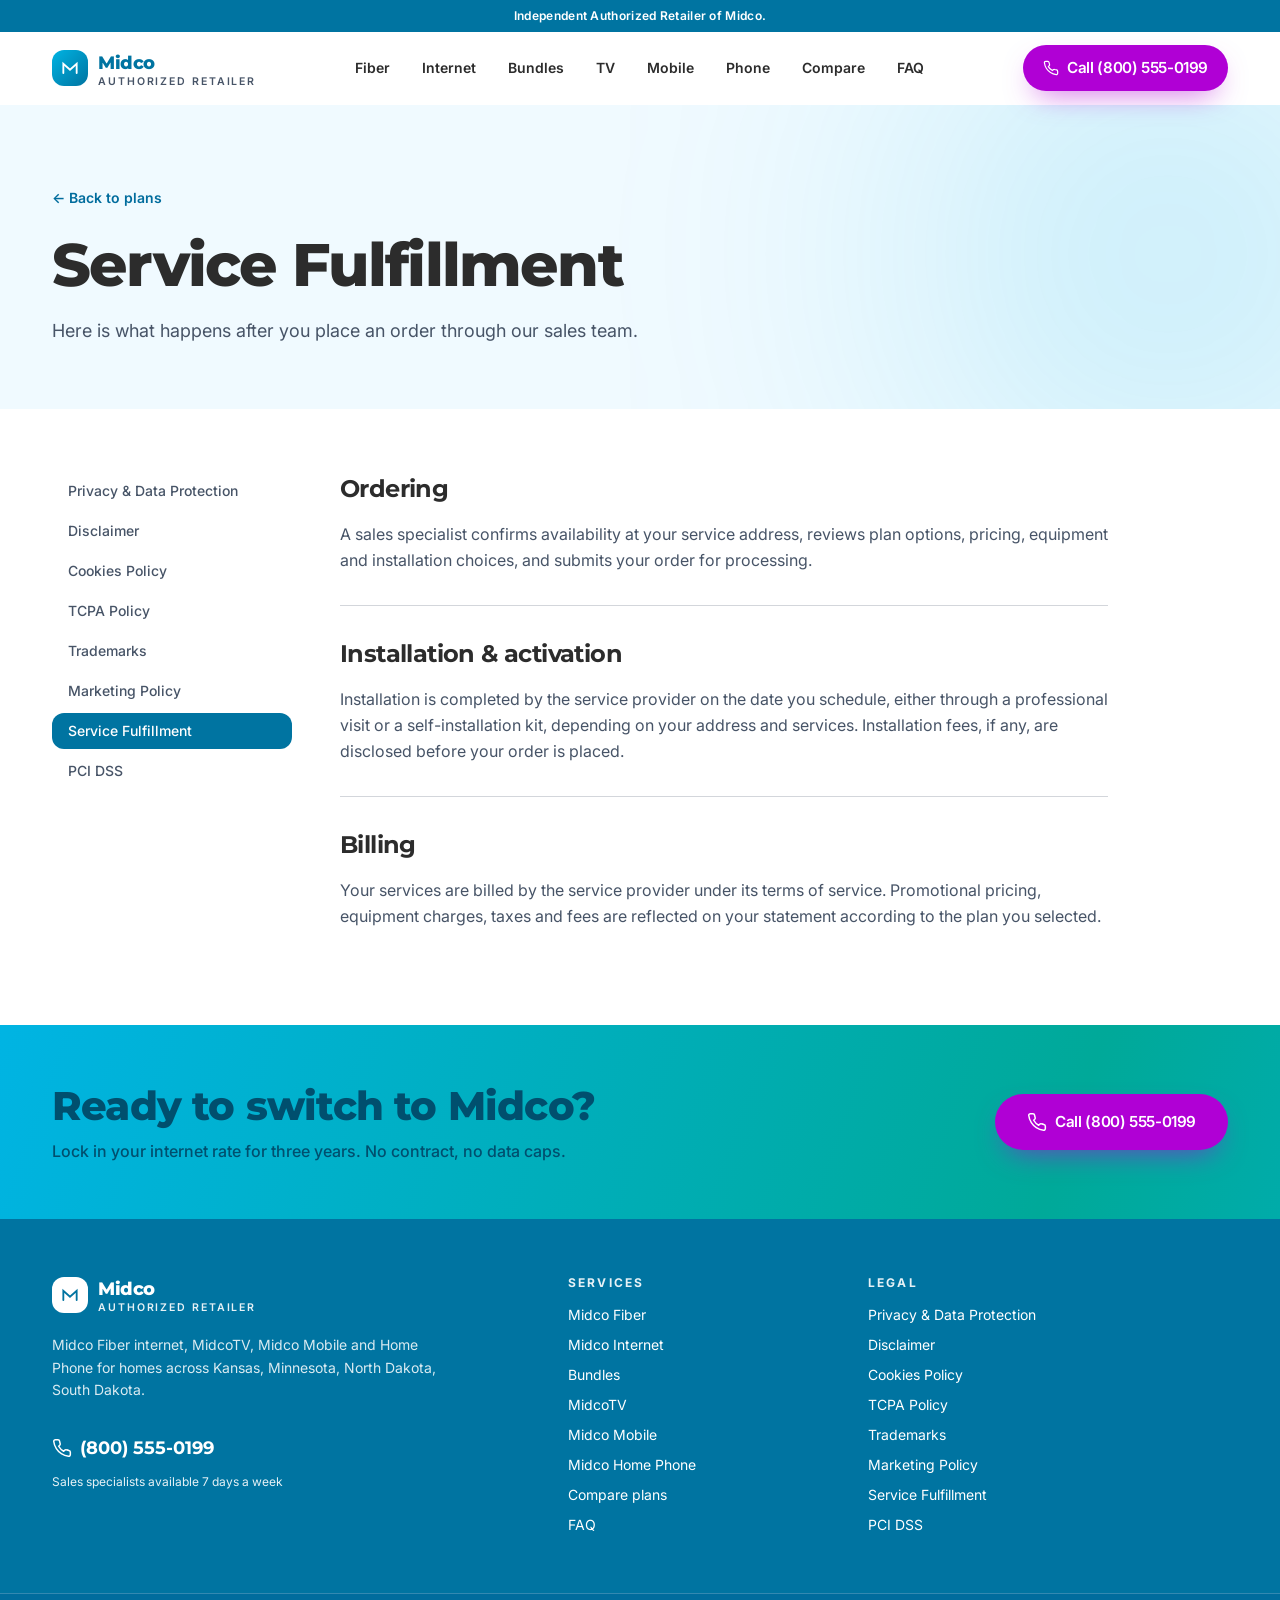
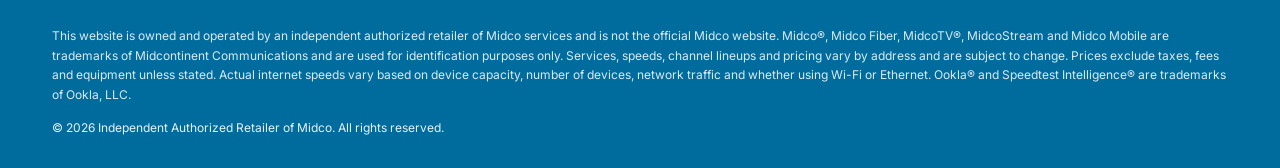
<file: legal/service-fulfillment.html>
<!doctype html>
<html lang="en">
<head>
  <meta charset="utf-8">
  <meta name="viewport" content="width=device-width, initial-scale=1">
  <title>Service Fulfillment | Midco Authorized Retailer</title>
  <meta name="description" content="Here is what happens after you place an order through our sales team.">
  <meta name="theme-color" content="#0074a1">
  <link rel="icon" href="../favicon.ico">

  <!-- Fonts: Montserrat (Gotham stand-in) + Inter -->
  <link rel="preconnect" href="https://fonts.googleapis.com">
  <link rel="preconnect" href="https://fonts.gstatic.com" crossorigin>
  <link rel="stylesheet" href="https://fonts.googleapis.com/css2?family=Inter:wght@400..700&family=Montserrat:wght@500;600;700;800&display=swap">

  <link rel="stylesheet" href="../assets/css/lenis.css">
  <link rel="stylesheet" href="../assets/css/styles.css">
  <link rel="stylesheet" href="../assets/css/effects.css">

  <!-- Enables the animation start states only when JavaScript runs -->
  <script>document.documentElement.classList.add('js');</script>
  <script src="../assets/js/vendor/lenis.min.js" defer></script>
  <script src="../assets/js/main.js" defer></script>
</head>
<body class="min-h-screen bg-white antialiased">
  <header class="sticky top-0 z-50">
    <!-- 1. Persistent disclosure bar -->
    <div class="bg-midco-500 text-white">
      <p class="container-x flex h-8 items-center justify-center text-center text-xs font-semibold tracking-wide">Independent Authorized Retailer of Midco.</p>
    </div>

    <!-- 2. Sticky nav -->
    <div class="nav-bar border-b border-transparent bg-white/95 backdrop-blur-xl transition-shadow duration-500" data-nav>
      <nav class="container-x flex h-[72px] items-center justify-between gap-3 sm:gap-6" aria-label="Primary">
        <a href="../index.html" class="group flex items-center gap-2.5" aria-label="Midco plans: back to top">
          <span class="grid h-9 w-9 place-items-center rounded-xl bg-gradient-to-br from-cyan to-midco-500 text-white">
            <svg viewBox="0 0 24 24" class="h-5 w-5" fill="none" stroke="currentColor" stroke-width="2.2" stroke-linecap="round" aria-hidden="true"><path d="M4 18V7l8 7 8-7v11"/></svg>
          </span>
          <span class="leading-none">
            <span class="block font-display text-lg font-extrabold tracking-tight text-midco-500">Midco</span>
            <span class="block whitespace-nowrap text-[0.66rem] font-semibold uppercase tracking-[0.1em] min-[360px]:tracking-[0.18em] text-slate">Authorized Retailer</span>
          </span>
        </a>

        <ul class="relative hidden items-center gap-0.5 lg:flex xl:gap-1" data-nav-list>
          <li aria-hidden="true" class="nav-pill pointer-events-none absolute left-0 top-0 h-full rounded-full bg-midco-50 ring-1 ring-cyan/40"></li>
          <li><a href="../index.html#fiber" class="nav-link relative z-10 block rounded-full px-2 py-2 text-sm font-semibold xl:px-3.5 text-ink transition-colors hover:text-midco-600">Fiber</a></li>
          <li><a href="../index.html#internet" class="nav-link relative z-10 block rounded-full px-2 py-2 text-sm font-semibold xl:px-3.5 text-ink transition-colors hover:text-midco-600">Internet</a></li>
          <li><a href="../index.html#bundles" class="nav-link relative z-10 block rounded-full px-2 py-2 text-sm font-semibold xl:px-3.5 text-ink transition-colors hover:text-midco-600">Bundles</a></li>
          <li><a href="../index.html#tv" class="nav-link relative z-10 block rounded-full px-2 py-2 text-sm font-semibold xl:px-3.5 text-ink transition-colors hover:text-midco-600">TV</a></li>
          <li><a href="../index.html#mobile" class="nav-link relative z-10 block rounded-full px-2 py-2 text-sm font-semibold xl:px-3.5 text-ink transition-colors hover:text-midco-600">Mobile</a></li>
          <li><a href="../index.html#phone" class="nav-link relative z-10 block rounded-full px-2 py-2 text-sm font-semibold xl:px-3.5 text-ink transition-colors hover:text-midco-600">Phone</a></li>
          <li><a href="../index.html#compare" class="nav-link relative z-10 block rounded-full px-2 py-2 text-sm font-semibold xl:px-3.5 text-ink transition-colors hover:text-midco-600">Compare</a></li>
          <li><a href="../index.html#faq" class="nav-link relative z-10 block rounded-full px-2 py-2 text-sm font-semibold xl:px-3.5 text-ink transition-colors hover:text-midco-600">FAQ</a></li>
        </ul>

        <div class="flex items-center gap-2">
          <span class="hidden sm:block">
            <a href="tel:+18005550199" class="magnetic group relative inline-flex min-h-12 items-center justify-center gap-2 rounded-full px-6 py-3 text-[0.95rem] font-semibold tracking-tight transition-[box-shadow,background-color] duration-300 focus-visible:outline-2 focus-visible:outline-offset-4 focus-visible:outline-midco-500 bg-violet text-white shadow-[0_12px_30px_-12px_rgba(176,0,213,.7)] hover:bg-plum !min-h-11 whitespace-nowrap !px-4 xl:!px-5" data-strength="0.25"><svg class="h-4 w-4" width="24" height="24" viewBox="0 0 24 24" fill="none" stroke="currentColor" stroke-width="1.8" stroke-linecap="round" stroke-linejoin="round" aria-hidden="true"><path d="M22 16.9v3a2 2 0 0 1-2.2 2 19.8 19.8 0 0 1-8.6-3.1 19.5 19.5 0 0 1-6-6A19.8 19.8 0 0 1 2.1 4.2 2 2 0 0 1 4.1 2h3a2 2 0 0 1 2 1.7c.1 1 .4 1.9.7 2.8a2 2 0 0 1-.5 2.1L8 9.9a16 16 0 0 0 6 6l1.3-1.3a2 2 0 0 1 2.1-.4c.9.3 1.8.6 2.8.7a2 2 0 0 1 1.7 2z"/></svg> Call (800) 555-0199</a>
          </span>
          <a href="tel:+18005550199" class="grid h-11 w-11 place-items-center rounded-full bg-violet text-white sm:hidden" aria-label="Call (800) 555-0199"><svg class="h-5 w-5" width="24" height="24" viewBox="0 0 24 24" fill="none" stroke="currentColor" stroke-width="1.8" stroke-linecap="round" stroke-linejoin="round" aria-hidden="true"><path d="M22 16.9v3a2 2 0 0 1-2.2 2 19.8 19.8 0 0 1-8.6-3.1 19.5 19.5 0 0 1-6-6A19.8 19.8 0 0 1 2.1 4.2 2 2 0 0 1 4.1 2h3a2 2 0 0 1 2 1.7c.1 1 .4 1.9.7 2.8a2 2 0 0 1-.5 2.1L8 9.9a16 16 0 0 0 6 6l1.3-1.3a2 2 0 0 1 2.1-.4c.9.3 1.8.6 2.8.7a2 2 0 0 1 1.7 2z"/></svg></a>
          <button type="button" class="grid h-11 w-11 place-items-center rounded-full text-midco-600 ring-1 ring-midco-100 lg:hidden" aria-expanded="false" aria-controls="mobile-nav" aria-label="Open menu" data-menu-toggle>
            <svg viewBox="0 0 24 24" class="h-5 w-5" fill="none" stroke="currentColor" stroke-width="2" stroke-linecap="round" aria-hidden="true">
              <path class="menu-open" d="M4 7h16M4 12h16M4 17h16"/>
              <path class="menu-close" d="M6 6l12 12M18 6L6 18"/>
            </svg>
          </button>
        </div>
      </nav>

      <div id="mobile-nav" class="mobile-nav lg:hidden">
        <ul class="container-x grid gap-1 overflow-hidden">
          <li><a href="../index.html#fiber" class="block rounded-xl px-4 py-3 text-base font-semibold text-ink hover:bg-midco-50">Fiber</a></li>
          <li><a href="../index.html#internet" class="block rounded-xl px-4 py-3 text-base font-semibold text-ink hover:bg-midco-50">Internet</a></li>
          <li><a href="../index.html#bundles" class="block rounded-xl px-4 py-3 text-base font-semibold text-ink hover:bg-midco-50">Bundles</a></li>
          <li><a href="../index.html#tv" class="block rounded-xl px-4 py-3 text-base font-semibold text-ink hover:bg-midco-50">TV</a></li>
          <li><a href="../index.html#mobile" class="block rounded-xl px-4 py-3 text-base font-semibold text-ink hover:bg-midco-50">Mobile</a></li>
          <li><a href="../index.html#phone" class="block rounded-xl px-4 py-3 text-base font-semibold text-ink hover:bg-midco-50">Phone</a></li>
          <li><a href="../index.html#compare" class="block rounded-xl px-4 py-3 text-base font-semibold text-ink hover:bg-midco-50">Compare</a></li>
          <li><a href="../index.html#faq" class="block rounded-xl px-4 py-3 text-base font-semibold text-ink hover:bg-midco-50">FAQ</a></li>
        </ul>
      </div>
    </div>
  </header>

  <main class="bg-white">
    <section class="relative isolate overflow-hidden bg-mist pb-12 pt-14 text-ink sm:pb-16 sm:pt-20">
      <div aria-hidden="true" class="absolute right-[-10%] top-[-30%] -z-10 h-[30rem] w-[30rem] rounded-full bg-cyan/20 blur-[140px]"></div>
      <div class="container-x">
        <a href="../index.html" class="text-sm font-semibold text-midco-600 hover:text-violet">&larr; Back to plans</a>
        <h1 class="mt-6 font-display text-[clamp(2.2rem,5vw,3.75rem)] font-extrabold leading-[1.05] tracking-[-0.03em]">Service Fulfillment</h1>
        <p class="mt-5 max-w-2xl text-lg leading-relaxed text-slate">Here is what happens after you place an order through our sales team.</p>
      </div>
    </section>

    <div class="container-x grid gap-12 py-16 lg:grid-cols-[240px_1fr]">
      <nav aria-label="Legal pages" class="lg:sticky lg:top-[calc(var(--header-h)+2rem)] lg:self-start">
        <ul class="flex flex-wrap gap-2 lg:grid lg:gap-1">
          <li><a href="privacy.html" class="block rounded-full px-4 py-2 text-sm font-medium transition-colors lg:rounded-xl bg-mist text-slate hover:text-midco-700 lg:bg-transparent">Privacy &amp; Data Protection</a></li>
          <li><a href="disclaimer.html" class="block rounded-full px-4 py-2 text-sm font-medium transition-colors lg:rounded-xl bg-mist text-slate hover:text-midco-700 lg:bg-transparent">Disclaimer</a></li>
          <li><a href="cookies.html" class="block rounded-full px-4 py-2 text-sm font-medium transition-colors lg:rounded-xl bg-mist text-slate hover:text-midco-700 lg:bg-transparent">Cookies Policy</a></li>
          <li><a href="tcpa.html" class="block rounded-full px-4 py-2 text-sm font-medium transition-colors lg:rounded-xl bg-mist text-slate hover:text-midco-700 lg:bg-transparent">TCPA Policy</a></li>
          <li><a href="trademarks.html" class="block rounded-full px-4 py-2 text-sm font-medium transition-colors lg:rounded-xl bg-mist text-slate hover:text-midco-700 lg:bg-transparent">Trademarks</a></li>
          <li><a href="marketing.html" class="block rounded-full px-4 py-2 text-sm font-medium transition-colors lg:rounded-xl bg-mist text-slate hover:text-midco-700 lg:bg-transparent">Marketing Policy</a></li>
          <li><a href="service-fulfillment.html" aria-current="page" class="block rounded-full px-4 py-2 text-sm font-medium transition-colors lg:rounded-xl bg-midco-500 text-white">Service Fulfillment</a></li>
          <li><a href="pci-dss.html" class="block rounded-full px-4 py-2 text-sm font-medium transition-colors lg:rounded-xl bg-mist text-slate hover:text-midco-700 lg:bg-transparent">PCI DSS</a></li>
        </ul>
      </nav>

      <article class="max-w-3xl">
        <section class="border-b border-midco-100 py-8 first:pt-0 last:border-0">
          <h2 class="font-display text-2xl font-bold tracking-tight text-ink">Ordering</h2>
          <p class="mt-4 leading-relaxed text-slate">A sales specialist confirms availability at your service address, reviews plan options, pricing, equipment and installation choices, and submits your order for processing.</p>
        </section>
        <section class="border-b border-midco-100 py-8 first:pt-0 last:border-0">
          <h2 class="font-display text-2xl font-bold tracking-tight text-ink">Installation &amp; activation</h2>
          <p class="mt-4 leading-relaxed text-slate">Installation is completed by the service provider on the date you schedule, either through a professional visit or a self-installation kit, depending on your address and services. Installation fees, if any, are disclosed before your order is placed.</p>
        </section>
        <section class="border-b border-midco-100 py-8 first:pt-0 last:border-0">
          <h2 class="font-display text-2xl font-bold tracking-tight text-ink">Billing</h2>
          <p class="mt-4 leading-relaxed text-slate">Your services are billed by the service provider under its terms of service. Promotional pricing, equipment charges, taxes and fees are reflected on your statement according to the plan you selected.</p>
        </section>
      </article>
    </div>
  </main>

  <footer>
    <!-- Closing CTA band (Midco cyan) -->
    <div class="cta-flow shine relative overflow-hidden text-midco-700">
      <div class="container-x relative flex flex-col items-start justify-between gap-6 py-14 md:flex-row md:items-center">
        <div>
          <p class="font-display text-[clamp(1.6rem,3.2vw,2.5rem)] font-extrabold leading-tight tracking-[-0.02em]">Ready to switch to Midco?</p>
          <p class="mt-2 font-medium text-midco-700">Lock in your internet rate for three years. No contract, no data caps.</p>
        </div>
        <a href="tel:+18005550199" class="magnetic group relative inline-flex min-h-12 items-center justify-center gap-2 rounded-full px-6 py-3 text-[0.95rem] font-semibold tracking-tight transition-[box-shadow,background-color] duration-300 focus-visible:outline-2 focus-visible:outline-offset-4 focus-visible:outline-midco-500 bg-violet text-white shadow-[0_12px_30px_-12px_rgba(176,0,213,.7)] hover:bg-plum !min-h-14 !px-8" data-strength="0.35"><svg class="h-5 w-5" width="24" height="24" viewBox="0 0 24 24" fill="none" stroke="currentColor" stroke-width="1.8" stroke-linecap="round" stroke-linejoin="round" aria-hidden="true"><path d="M22 16.9v3a2 2 0 0 1-2.2 2 19.8 19.8 0 0 1-8.6-3.1 19.5 19.5 0 0 1-6-6A19.8 19.8 0 0 1 2.1 4.2 2 2 0 0 1 4.1 2h3a2 2 0 0 1 2 1.7c.1 1 .4 1.9.7 2.8a2 2 0 0 1-.5 2.1L8 9.9a16 16 0 0 0 6 6l1.3-1.3a2 2 0 0 1 2.1-.4c.9.3 1.8.6 2.8.7a2 2 0 0 1 1.7 2z"/></svg> Call (800) 555-0199</a>
      </div>
    </div>

    <!-- Main footer (Midco primary blue) -->
    <div class="bg-midco-500 text-white">
      <div class="container-x grid gap-12 py-14 md:grid-cols-2 lg:grid-cols-[1.3fr_0.7fr_1fr]">
        <div>
          <a href="../index.html" class="group flex items-center gap-2.5" aria-label="Midco plans: back to top">
            <span class="grid h-9 w-9 place-items-center rounded-xl bg-white text-midco-500">
              <svg viewBox="0 0 24 24" class="h-5 w-5" fill="none" stroke="currentColor" stroke-width="2.2" stroke-linecap="round" aria-hidden="true"><path d="M4 18V7l8 7 8-7v11"/></svg>
            </span>
            <span class="leading-none">
              <span class="block font-display text-lg font-extrabold tracking-tight text-white">Midco</span>
              <span class="block whitespace-nowrap text-[0.66rem] font-semibold uppercase tracking-[0.1em] min-[360px]:tracking-[0.18em] text-white/90">Authorized Retailer</span>
            </span>
          </a>
          <p class="mt-5 max-w-sm text-sm leading-relaxed text-white/85">Midco Fiber internet, MidcoTV, Midco Mobile and Home Phone for homes across Kansas, Minnesota, North Dakota, South Dakota.</p>
          <a href="tel:+18005550199" class="mt-6 inline-flex min-h-11 items-center gap-2 font-display text-lg font-bold text-white hover:text-cyan"><svg class="h-5 w-5" width="24" height="24" viewBox="0 0 24 24" fill="none" stroke="currentColor" stroke-width="1.8" stroke-linecap="round" stroke-linejoin="round" aria-hidden="true"><path d="M22 16.9v3a2 2 0 0 1-2.2 2 19.8 19.8 0 0 1-8.6-3.1 19.5 19.5 0 0 1-6-6A19.8 19.8 0 0 1 2.1 4.2 2 2 0 0 1 4.1 2h3a2 2 0 0 1 2 1.7c.1 1 .4 1.9.7 2.8a2 2 0 0 1-.5 2.1L8 9.9a16 16 0 0 0 6 6l1.3-1.3a2 2 0 0 1 2.1-.4c.9.3 1.8.6 2.8.7a2 2 0 0 1 1.7 2z"/></svg> (800) 555-0199</a>
          <p class="mt-1 text-xs text-white/90">Sales specialists available 7 days a week</p>
        </div>

        <nav aria-label="Services">
          <h2 class="text-xs font-bold uppercase tracking-[0.18em] text-white/90">Services</h2>
          <ul class="mt-3 grid gap-0.5 text-sm lg:gap-1.5">
            <li><a href="../index.html#fiber" class="inline-block py-1.5 text-white transition-colors hover:text-cyan lg:py-0.5">Midco Fiber</a></li>
            <li><a href="../index.html#internet" class="inline-block py-1.5 text-white transition-colors hover:text-cyan lg:py-0.5">Midco Internet</a></li>
            <li><a href="../index.html#bundles" class="inline-block py-1.5 text-white transition-colors hover:text-cyan lg:py-0.5">Bundles</a></li>
            <li><a href="../index.html#tv" class="inline-block py-1.5 text-white transition-colors hover:text-cyan lg:py-0.5">MidcoTV</a></li>
            <li><a href="../index.html#mobile" class="inline-block py-1.5 text-white transition-colors hover:text-cyan lg:py-0.5">Midco Mobile</a></li>
            <li><a href="../index.html#phone" class="inline-block py-1.5 text-white transition-colors hover:text-cyan lg:py-0.5">Midco Home Phone</a></li>
            <li><a href="../index.html#compare" class="inline-block py-1.5 text-white transition-colors hover:text-cyan lg:py-0.5">Compare plans</a></li>
            <li><a href="../index.html#faq" class="inline-block py-1.5 text-white transition-colors hover:text-cyan lg:py-0.5">FAQ</a></li>
          </ul>
        </nav>

        <nav aria-label="Legal">
          <h2 class="text-xs font-bold uppercase tracking-[0.18em] text-white/90">Legal</h2>
          <ul class="mt-3 grid grid-cols-2 gap-x-4 gap-y-0.5 text-sm lg:grid-cols-1 lg:gap-y-1.5">
            <li><a href="privacy.html" class="inline-block py-1.5 text-white transition-colors hover:text-cyan lg:py-0.5">Privacy &amp; Data Protection</a></li>
            <li><a href="disclaimer.html" class="inline-block py-1.5 text-white transition-colors hover:text-cyan lg:py-0.5">Disclaimer</a></li>
            <li><a href="cookies.html" class="inline-block py-1.5 text-white transition-colors hover:text-cyan lg:py-0.5">Cookies Policy</a></li>
            <li><a href="tcpa.html" class="inline-block py-1.5 text-white transition-colors hover:text-cyan lg:py-0.5">TCPA Policy</a></li>
            <li><a href="trademarks.html" class="inline-block py-1.5 text-white transition-colors hover:text-cyan lg:py-0.5">Trademarks</a></li>
            <li><a href="marketing.html" class="inline-block py-1.5 text-white transition-colors hover:text-cyan lg:py-0.5">Marketing Policy</a></li>
            <li><a href="service-fulfillment.html" class="inline-block py-1.5 text-white transition-colors hover:text-cyan lg:py-0.5">Service Fulfillment</a></li>
            <li><a href="pci-dss.html" class="inline-block py-1.5 text-white transition-colors hover:text-cyan lg:py-0.5">PCI DSS</a></li>
          </ul>
        </nav>
      </div>

      <div class="border-t border-white/20 bg-midco-600">
        <div class="container-x py-8">
          <p class="text-xs leading-relaxed text-white/85">This website is owned and operated by an independent authorized retailer of Midco services and is not the official Midco website. Midco®, Midco Fiber, MidcoTV®, MidcoStream and Midco Mobile are trademarks of Midcontinent Communications and are used for identification purposes only. Services, speeds, channel lineups and pricing vary by address and are subject to change. Prices exclude taxes, fees and equipment unless stated. Actual internet speeds vary based on device capacity, number of devices, network traffic and whether using Wi-Fi or Ethernet. Ookla® and Speedtest Intelligence® are trademarks of Ookla, LLC.</p>
          <p class="mt-4 text-xs text-white/90">&copy; <span data-year>2026</span> Independent Authorized Retailer of Midco. All rights reserved.</p>
        </div>
      </div>
    </div>
  </footer>
</body>
</html>
</file>
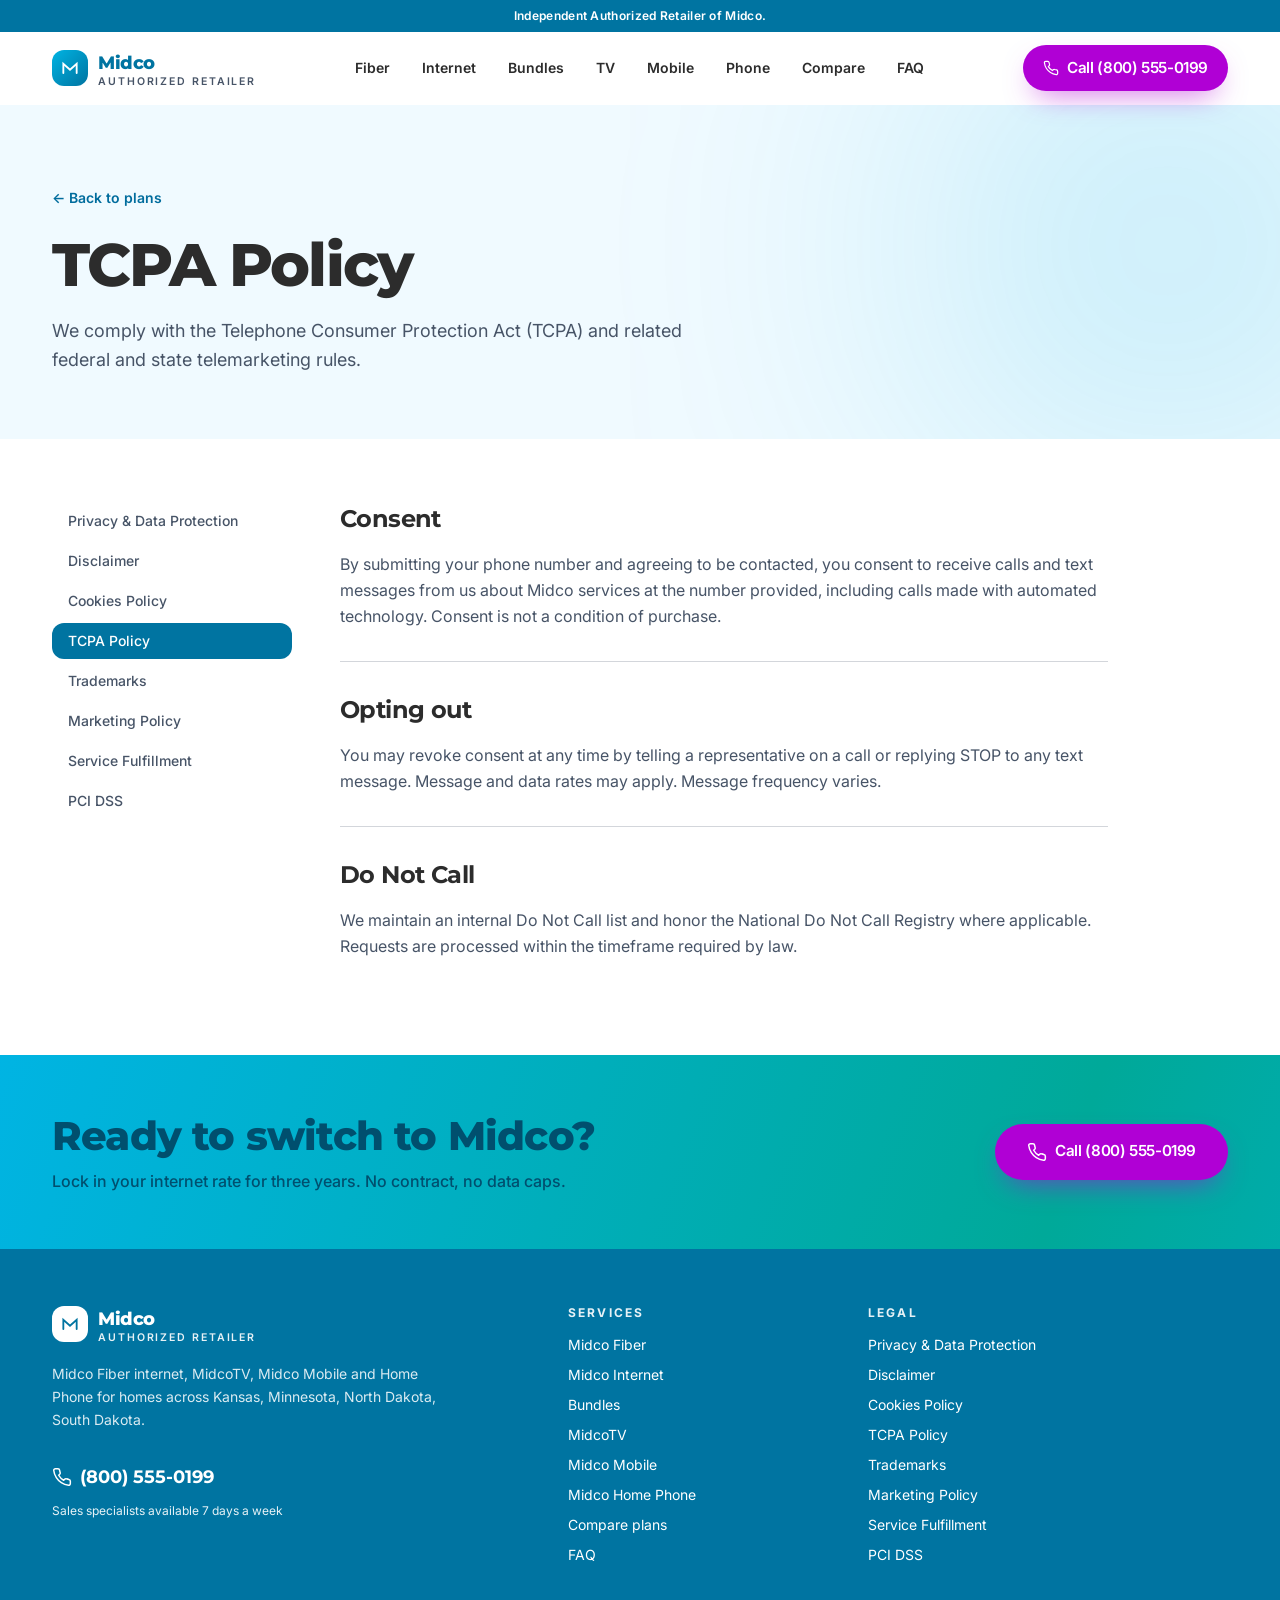
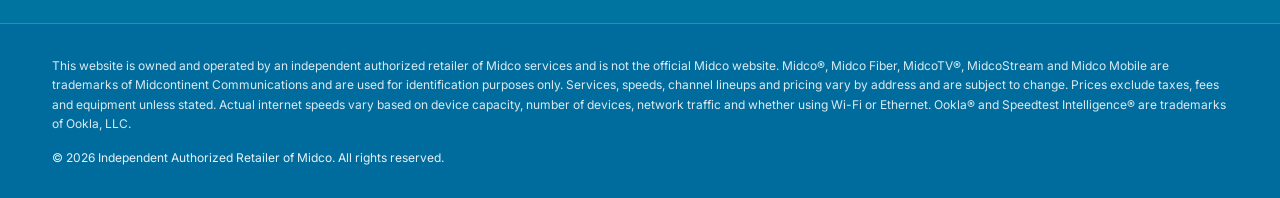
<file: legal/tcpa.html>
<!doctype html>
<html lang="en">
<head>
  <meta charset="utf-8">
  <meta name="viewport" content="width=device-width, initial-scale=1">
  <title>TCPA Policy | Midco Authorized Retailer</title>
  <meta name="description" content="We comply with the Telephone Consumer Protection Act (TCPA) and related federal and state telemarketing rules.">
  <meta name="theme-color" content="#0074a1">
  <link rel="icon" href="../favicon.ico">

  <!-- Fonts: Montserrat (Gotham stand-in) + Inter -->
  <link rel="preconnect" href="https://fonts.googleapis.com">
  <link rel="preconnect" href="https://fonts.gstatic.com" crossorigin>
  <link rel="stylesheet" href="https://fonts.googleapis.com/css2?family=Inter:wght@400..700&family=Montserrat:wght@500;600;700;800&display=swap">

  <link rel="stylesheet" href="../assets/css/lenis.css">
  <link rel="stylesheet" href="../assets/css/styles.css">
  <link rel="stylesheet" href="../assets/css/effects.css">

  <!-- Enables the animation start states only when JavaScript runs -->
  <script>document.documentElement.classList.add('js');</script>
  <script src="../assets/js/vendor/lenis.min.js" defer></script>
  <script src="../assets/js/main.js" defer></script>
</head>
<body class="min-h-screen bg-white antialiased">
  <header class="sticky top-0 z-50">
    <!-- 1. Persistent disclosure bar -->
    <div class="bg-midco-500 text-white">
      <p class="container-x flex h-8 items-center justify-center text-center text-xs font-semibold tracking-wide">Independent Authorized Retailer of Midco.</p>
    </div>

    <!-- 2. Sticky nav -->
    <div class="nav-bar border-b border-transparent bg-white/95 backdrop-blur-xl transition-shadow duration-500" data-nav>
      <nav class="container-x flex h-[72px] items-center justify-between gap-3 sm:gap-6" aria-label="Primary">
        <a href="../index.html" class="group flex items-center gap-2.5" aria-label="Midco plans: back to top">
          <span class="grid h-9 w-9 place-items-center rounded-xl bg-gradient-to-br from-cyan to-midco-500 text-white">
            <svg viewBox="0 0 24 24" class="h-5 w-5" fill="none" stroke="currentColor" stroke-width="2.2" stroke-linecap="round" aria-hidden="true"><path d="M4 18V7l8 7 8-7v11"/></svg>
          </span>
          <span class="leading-none">
            <span class="block font-display text-lg font-extrabold tracking-tight text-midco-500">Midco</span>
            <span class="block whitespace-nowrap text-[0.66rem] font-semibold uppercase tracking-[0.1em] min-[360px]:tracking-[0.18em] text-slate">Authorized Retailer</span>
          </span>
        </a>

        <ul class="relative hidden items-center gap-0.5 lg:flex xl:gap-1" data-nav-list>
          <li aria-hidden="true" class="nav-pill pointer-events-none absolute left-0 top-0 h-full rounded-full bg-midco-50 ring-1 ring-cyan/40"></li>
          <li><a href="../index.html#fiber" class="nav-link relative z-10 block rounded-full px-2 py-2 text-sm font-semibold xl:px-3.5 text-ink transition-colors hover:text-midco-600">Fiber</a></li>
          <li><a href="../index.html#internet" class="nav-link relative z-10 block rounded-full px-2 py-2 text-sm font-semibold xl:px-3.5 text-ink transition-colors hover:text-midco-600">Internet</a></li>
          <li><a href="../index.html#bundles" class="nav-link relative z-10 block rounded-full px-2 py-2 text-sm font-semibold xl:px-3.5 text-ink transition-colors hover:text-midco-600">Bundles</a></li>
          <li><a href="../index.html#tv" class="nav-link relative z-10 block rounded-full px-2 py-2 text-sm font-semibold xl:px-3.5 text-ink transition-colors hover:text-midco-600">TV</a></li>
          <li><a href="../index.html#mobile" class="nav-link relative z-10 block rounded-full px-2 py-2 text-sm font-semibold xl:px-3.5 text-ink transition-colors hover:text-midco-600">Mobile</a></li>
          <li><a href="../index.html#phone" class="nav-link relative z-10 block rounded-full px-2 py-2 text-sm font-semibold xl:px-3.5 text-ink transition-colors hover:text-midco-600">Phone</a></li>
          <li><a href="../index.html#compare" class="nav-link relative z-10 block rounded-full px-2 py-2 text-sm font-semibold xl:px-3.5 text-ink transition-colors hover:text-midco-600">Compare</a></li>
          <li><a href="../index.html#faq" class="nav-link relative z-10 block rounded-full px-2 py-2 text-sm font-semibold xl:px-3.5 text-ink transition-colors hover:text-midco-600">FAQ</a></li>
        </ul>

        <div class="flex items-center gap-2">
          <span class="hidden sm:block">
            <a href="tel:+18005550199" class="magnetic group relative inline-flex min-h-12 items-center justify-center gap-2 rounded-full px-6 py-3 text-[0.95rem] font-semibold tracking-tight transition-[box-shadow,background-color] duration-300 focus-visible:outline-2 focus-visible:outline-offset-4 focus-visible:outline-midco-500 bg-violet text-white shadow-[0_12px_30px_-12px_rgba(176,0,213,.7)] hover:bg-plum !min-h-11 whitespace-nowrap !px-4 xl:!px-5" data-strength="0.25"><svg class="h-4 w-4" width="24" height="24" viewBox="0 0 24 24" fill="none" stroke="currentColor" stroke-width="1.8" stroke-linecap="round" stroke-linejoin="round" aria-hidden="true"><path d="M22 16.9v3a2 2 0 0 1-2.2 2 19.8 19.8 0 0 1-8.6-3.1 19.5 19.5 0 0 1-6-6A19.8 19.8 0 0 1 2.1 4.2 2 2 0 0 1 4.1 2h3a2 2 0 0 1 2 1.7c.1 1 .4 1.9.7 2.8a2 2 0 0 1-.5 2.1L8 9.9a16 16 0 0 0 6 6l1.3-1.3a2 2 0 0 1 2.1-.4c.9.3 1.8.6 2.8.7a2 2 0 0 1 1.7 2z"/></svg> Call (800) 555-0199</a>
          </span>
          <a href="tel:+18005550199" class="grid h-11 w-11 place-items-center rounded-full bg-violet text-white sm:hidden" aria-label="Call (800) 555-0199"><svg class="h-5 w-5" width="24" height="24" viewBox="0 0 24 24" fill="none" stroke="currentColor" stroke-width="1.8" stroke-linecap="round" stroke-linejoin="round" aria-hidden="true"><path d="M22 16.9v3a2 2 0 0 1-2.2 2 19.8 19.8 0 0 1-8.6-3.1 19.5 19.5 0 0 1-6-6A19.8 19.8 0 0 1 2.1 4.2 2 2 0 0 1 4.1 2h3a2 2 0 0 1 2 1.7c.1 1 .4 1.9.7 2.8a2 2 0 0 1-.5 2.1L8 9.9a16 16 0 0 0 6 6l1.3-1.3a2 2 0 0 1 2.1-.4c.9.3 1.8.6 2.8.7a2 2 0 0 1 1.7 2z"/></svg></a>
          <button type="button" class="grid h-11 w-11 place-items-center rounded-full text-midco-600 ring-1 ring-midco-100 lg:hidden" aria-expanded="false" aria-controls="mobile-nav" aria-label="Open menu" data-menu-toggle>
            <svg viewBox="0 0 24 24" class="h-5 w-5" fill="none" stroke="currentColor" stroke-width="2" stroke-linecap="round" aria-hidden="true">
              <path class="menu-open" d="M4 7h16M4 12h16M4 17h16"/>
              <path class="menu-close" d="M6 6l12 12M18 6L6 18"/>
            </svg>
          </button>
        </div>
      </nav>

      <div id="mobile-nav" class="mobile-nav lg:hidden">
        <ul class="container-x grid gap-1 overflow-hidden">
          <li><a href="../index.html#fiber" class="block rounded-xl px-4 py-3 text-base font-semibold text-ink hover:bg-midco-50">Fiber</a></li>
          <li><a href="../index.html#internet" class="block rounded-xl px-4 py-3 text-base font-semibold text-ink hover:bg-midco-50">Internet</a></li>
          <li><a href="../index.html#bundles" class="block rounded-xl px-4 py-3 text-base font-semibold text-ink hover:bg-midco-50">Bundles</a></li>
          <li><a href="../index.html#tv" class="block rounded-xl px-4 py-3 text-base font-semibold text-ink hover:bg-midco-50">TV</a></li>
          <li><a href="../index.html#mobile" class="block rounded-xl px-4 py-3 text-base font-semibold text-ink hover:bg-midco-50">Mobile</a></li>
          <li><a href="../index.html#phone" class="block rounded-xl px-4 py-3 text-base font-semibold text-ink hover:bg-midco-50">Phone</a></li>
          <li><a href="../index.html#compare" class="block rounded-xl px-4 py-3 text-base font-semibold text-ink hover:bg-midco-50">Compare</a></li>
          <li><a href="../index.html#faq" class="block rounded-xl px-4 py-3 text-base font-semibold text-ink hover:bg-midco-50">FAQ</a></li>
        </ul>
      </div>
    </div>
  </header>

  <main class="bg-white">
    <section class="relative isolate overflow-hidden bg-mist pb-12 pt-14 text-ink sm:pb-16 sm:pt-20">
      <div aria-hidden="true" class="absolute right-[-10%] top-[-30%] -z-10 h-[30rem] w-[30rem] rounded-full bg-cyan/20 blur-[140px]"></div>
      <div class="container-x">
        <a href="../index.html" class="text-sm font-semibold text-midco-600 hover:text-violet">&larr; Back to plans</a>
        <h1 class="mt-6 font-display text-[clamp(2.2rem,5vw,3.75rem)] font-extrabold leading-[1.05] tracking-[-0.03em]">TCPA Policy</h1>
        <p class="mt-5 max-w-2xl text-lg leading-relaxed text-slate">We comply with the Telephone Consumer Protection Act (TCPA) and related federal and state telemarketing rules.</p>
      </div>
    </section>

    <div class="container-x grid gap-12 py-16 lg:grid-cols-[240px_1fr]">
      <nav aria-label="Legal pages" class="lg:sticky lg:top-[calc(var(--header-h)+2rem)] lg:self-start">
        <ul class="flex flex-wrap gap-2 lg:grid lg:gap-1">
          <li><a href="privacy.html" class="block rounded-full px-4 py-2 text-sm font-medium transition-colors lg:rounded-xl bg-mist text-slate hover:text-midco-700 lg:bg-transparent">Privacy &amp; Data Protection</a></li>
          <li><a href="disclaimer.html" class="block rounded-full px-4 py-2 text-sm font-medium transition-colors lg:rounded-xl bg-mist text-slate hover:text-midco-700 lg:bg-transparent">Disclaimer</a></li>
          <li><a href="cookies.html" class="block rounded-full px-4 py-2 text-sm font-medium transition-colors lg:rounded-xl bg-mist text-slate hover:text-midco-700 lg:bg-transparent">Cookies Policy</a></li>
          <li><a href="tcpa.html" aria-current="page" class="block rounded-full px-4 py-2 text-sm font-medium transition-colors lg:rounded-xl bg-midco-500 text-white">TCPA Policy</a></li>
          <li><a href="trademarks.html" class="block rounded-full px-4 py-2 text-sm font-medium transition-colors lg:rounded-xl bg-mist text-slate hover:text-midco-700 lg:bg-transparent">Trademarks</a></li>
          <li><a href="marketing.html" class="block rounded-full px-4 py-2 text-sm font-medium transition-colors lg:rounded-xl bg-mist text-slate hover:text-midco-700 lg:bg-transparent">Marketing Policy</a></li>
          <li><a href="service-fulfillment.html" class="block rounded-full px-4 py-2 text-sm font-medium transition-colors lg:rounded-xl bg-mist text-slate hover:text-midco-700 lg:bg-transparent">Service Fulfillment</a></li>
          <li><a href="pci-dss.html" class="block rounded-full px-4 py-2 text-sm font-medium transition-colors lg:rounded-xl bg-mist text-slate hover:text-midco-700 lg:bg-transparent">PCI DSS</a></li>
        </ul>
      </nav>

      <article class="max-w-3xl">
        <section class="border-b border-midco-100 py-8 first:pt-0 last:border-0">
          <h2 class="font-display text-2xl font-bold tracking-tight text-ink">Consent</h2>
          <p class="mt-4 leading-relaxed text-slate">By submitting your phone number and agreeing to be contacted, you consent to receive calls and text messages from us about Midco services at the number provided, including calls made with automated technology. Consent is not a condition of purchase.</p>
        </section>
        <section class="border-b border-midco-100 py-8 first:pt-0 last:border-0">
          <h2 class="font-display text-2xl font-bold tracking-tight text-ink">Opting out</h2>
          <p class="mt-4 leading-relaxed text-slate">You may revoke consent at any time by telling a representative on a call or replying STOP to any text message. Message and data rates may apply. Message frequency varies.</p>
        </section>
        <section class="border-b border-midco-100 py-8 first:pt-0 last:border-0">
          <h2 class="font-display text-2xl font-bold tracking-tight text-ink">Do Not Call</h2>
          <p class="mt-4 leading-relaxed text-slate">We maintain an internal Do Not Call list and honor the National Do Not Call Registry where applicable. Requests are processed within the timeframe required by law.</p>
        </section>
      </article>
    </div>
  </main>

  <footer>
    <!-- Closing CTA band (Midco cyan) -->
    <div class="cta-flow shine relative overflow-hidden text-midco-700">
      <div class="container-x relative flex flex-col items-start justify-between gap-6 py-14 md:flex-row md:items-center">
        <div>
          <p class="font-display text-[clamp(1.6rem,3.2vw,2.5rem)] font-extrabold leading-tight tracking-[-0.02em]">Ready to switch to Midco?</p>
          <p class="mt-2 font-medium text-midco-700">Lock in your internet rate for three years. No contract, no data caps.</p>
        </div>
        <a href="tel:+18005550199" class="magnetic group relative inline-flex min-h-12 items-center justify-center gap-2 rounded-full px-6 py-3 text-[0.95rem] font-semibold tracking-tight transition-[box-shadow,background-color] duration-300 focus-visible:outline-2 focus-visible:outline-offset-4 focus-visible:outline-midco-500 bg-violet text-white shadow-[0_12px_30px_-12px_rgba(176,0,213,.7)] hover:bg-plum !min-h-14 !px-8" data-strength="0.35"><svg class="h-5 w-5" width="24" height="24" viewBox="0 0 24 24" fill="none" stroke="currentColor" stroke-width="1.8" stroke-linecap="round" stroke-linejoin="round" aria-hidden="true"><path d="M22 16.9v3a2 2 0 0 1-2.2 2 19.8 19.8 0 0 1-8.6-3.1 19.5 19.5 0 0 1-6-6A19.8 19.8 0 0 1 2.1 4.2 2 2 0 0 1 4.1 2h3a2 2 0 0 1 2 1.7c.1 1 .4 1.9.7 2.8a2 2 0 0 1-.5 2.1L8 9.9a16 16 0 0 0 6 6l1.3-1.3a2 2 0 0 1 2.1-.4c.9.3 1.8.6 2.8.7a2 2 0 0 1 1.7 2z"/></svg> Call (800) 555-0199</a>
      </div>
    </div>

    <!-- Main footer (Midco primary blue) -->
    <div class="bg-midco-500 text-white">
      <div class="container-x grid gap-12 py-14 md:grid-cols-2 lg:grid-cols-[1.3fr_0.7fr_1fr]">
        <div>
          <a href="../index.html" class="group flex items-center gap-2.5" aria-label="Midco plans: back to top">
            <span class="grid h-9 w-9 place-items-center rounded-xl bg-white text-midco-500">
              <svg viewBox="0 0 24 24" class="h-5 w-5" fill="none" stroke="currentColor" stroke-width="2.2" stroke-linecap="round" aria-hidden="true"><path d="M4 18V7l8 7 8-7v11"/></svg>
            </span>
            <span class="leading-none">
              <span class="block font-display text-lg font-extrabold tracking-tight text-white">Midco</span>
              <span class="block whitespace-nowrap text-[0.66rem] font-semibold uppercase tracking-[0.1em] min-[360px]:tracking-[0.18em] text-white/90">Authorized Retailer</span>
            </span>
          </a>
          <p class="mt-5 max-w-sm text-sm leading-relaxed text-white/85">Midco Fiber internet, MidcoTV, Midco Mobile and Home Phone for homes across Kansas, Minnesota, North Dakota, South Dakota.</p>
          <a href="tel:+18005550199" class="mt-6 inline-flex min-h-11 items-center gap-2 font-display text-lg font-bold text-white hover:text-cyan"><svg class="h-5 w-5" width="24" height="24" viewBox="0 0 24 24" fill="none" stroke="currentColor" stroke-width="1.8" stroke-linecap="round" stroke-linejoin="round" aria-hidden="true"><path d="M22 16.9v3a2 2 0 0 1-2.2 2 19.8 19.8 0 0 1-8.6-3.1 19.5 19.5 0 0 1-6-6A19.8 19.8 0 0 1 2.1 4.2 2 2 0 0 1 4.1 2h3a2 2 0 0 1 2 1.7c.1 1 .4 1.9.7 2.8a2 2 0 0 1-.5 2.1L8 9.9a16 16 0 0 0 6 6l1.3-1.3a2 2 0 0 1 2.1-.4c.9.3 1.8.6 2.8.7a2 2 0 0 1 1.7 2z"/></svg> (800) 555-0199</a>
          <p class="mt-1 text-xs text-white/90">Sales specialists available 7 days a week</p>
        </div>

        <nav aria-label="Services">
          <h2 class="text-xs font-bold uppercase tracking-[0.18em] text-white/90">Services</h2>
          <ul class="mt-3 grid gap-0.5 text-sm lg:gap-1.5">
            <li><a href="../index.html#fiber" class="inline-block py-1.5 text-white transition-colors hover:text-cyan lg:py-0.5">Midco Fiber</a></li>
            <li><a href="../index.html#internet" class="inline-block py-1.5 text-white transition-colors hover:text-cyan lg:py-0.5">Midco Internet</a></li>
            <li><a href="../index.html#bundles" class="inline-block py-1.5 text-white transition-colors hover:text-cyan lg:py-0.5">Bundles</a></li>
            <li><a href="../index.html#tv" class="inline-block py-1.5 text-white transition-colors hover:text-cyan lg:py-0.5">MidcoTV</a></li>
            <li><a href="../index.html#mobile" class="inline-block py-1.5 text-white transition-colors hover:text-cyan lg:py-0.5">Midco Mobile</a></li>
            <li><a href="../index.html#phone" class="inline-block py-1.5 text-white transition-colors hover:text-cyan lg:py-0.5">Midco Home Phone</a></li>
            <li><a href="../index.html#compare" class="inline-block py-1.5 text-white transition-colors hover:text-cyan lg:py-0.5">Compare plans</a></li>
            <li><a href="../index.html#faq" class="inline-block py-1.5 text-white transition-colors hover:text-cyan lg:py-0.5">FAQ</a></li>
          </ul>
        </nav>

        <nav aria-label="Legal">
          <h2 class="text-xs font-bold uppercase tracking-[0.18em] text-white/90">Legal</h2>
          <ul class="mt-3 grid grid-cols-2 gap-x-4 gap-y-0.5 text-sm lg:grid-cols-1 lg:gap-y-1.5">
            <li><a href="privacy.html" class="inline-block py-1.5 text-white transition-colors hover:text-cyan lg:py-0.5">Privacy &amp; Data Protection</a></li>
            <li><a href="disclaimer.html" class="inline-block py-1.5 text-white transition-colors hover:text-cyan lg:py-0.5">Disclaimer</a></li>
            <li><a href="cookies.html" class="inline-block py-1.5 text-white transition-colors hover:text-cyan lg:py-0.5">Cookies Policy</a></li>
            <li><a href="tcpa.html" class="inline-block py-1.5 text-white transition-colors hover:text-cyan lg:py-0.5">TCPA Policy</a></li>
            <li><a href="trademarks.html" class="inline-block py-1.5 text-white transition-colors hover:text-cyan lg:py-0.5">Trademarks</a></li>
            <li><a href="marketing.html" class="inline-block py-1.5 text-white transition-colors hover:text-cyan lg:py-0.5">Marketing Policy</a></li>
            <li><a href="service-fulfillment.html" class="inline-block py-1.5 text-white transition-colors hover:text-cyan lg:py-0.5">Service Fulfillment</a></li>
            <li><a href="pci-dss.html" class="inline-block py-1.5 text-white transition-colors hover:text-cyan lg:py-0.5">PCI DSS</a></li>
          </ul>
        </nav>
      </div>

      <div class="border-t border-white/20 bg-midco-600">
        <div class="container-x py-8">
          <p class="text-xs leading-relaxed text-white/85">This website is owned and operated by an independent authorized retailer of Midco services and is not the official Midco website. Midco®, Midco Fiber, MidcoTV®, MidcoStream and Midco Mobile are trademarks of Midcontinent Communications and are used for identification purposes only. Services, speeds, channel lineups and pricing vary by address and are subject to change. Prices exclude taxes, fees and equipment unless stated. Actual internet speeds vary based on device capacity, number of devices, network traffic and whether using Wi-Fi or Ethernet. Ookla® and Speedtest Intelligence® are trademarks of Ookla, LLC.</p>
          <p class="mt-4 text-xs text-white/90">&copy; <span data-year>2026</span> Independent Authorized Retailer of Midco. All rights reserved.</p>
        </div>
      </div>
    </div>
  </footer>
</body>
</html>
</file>
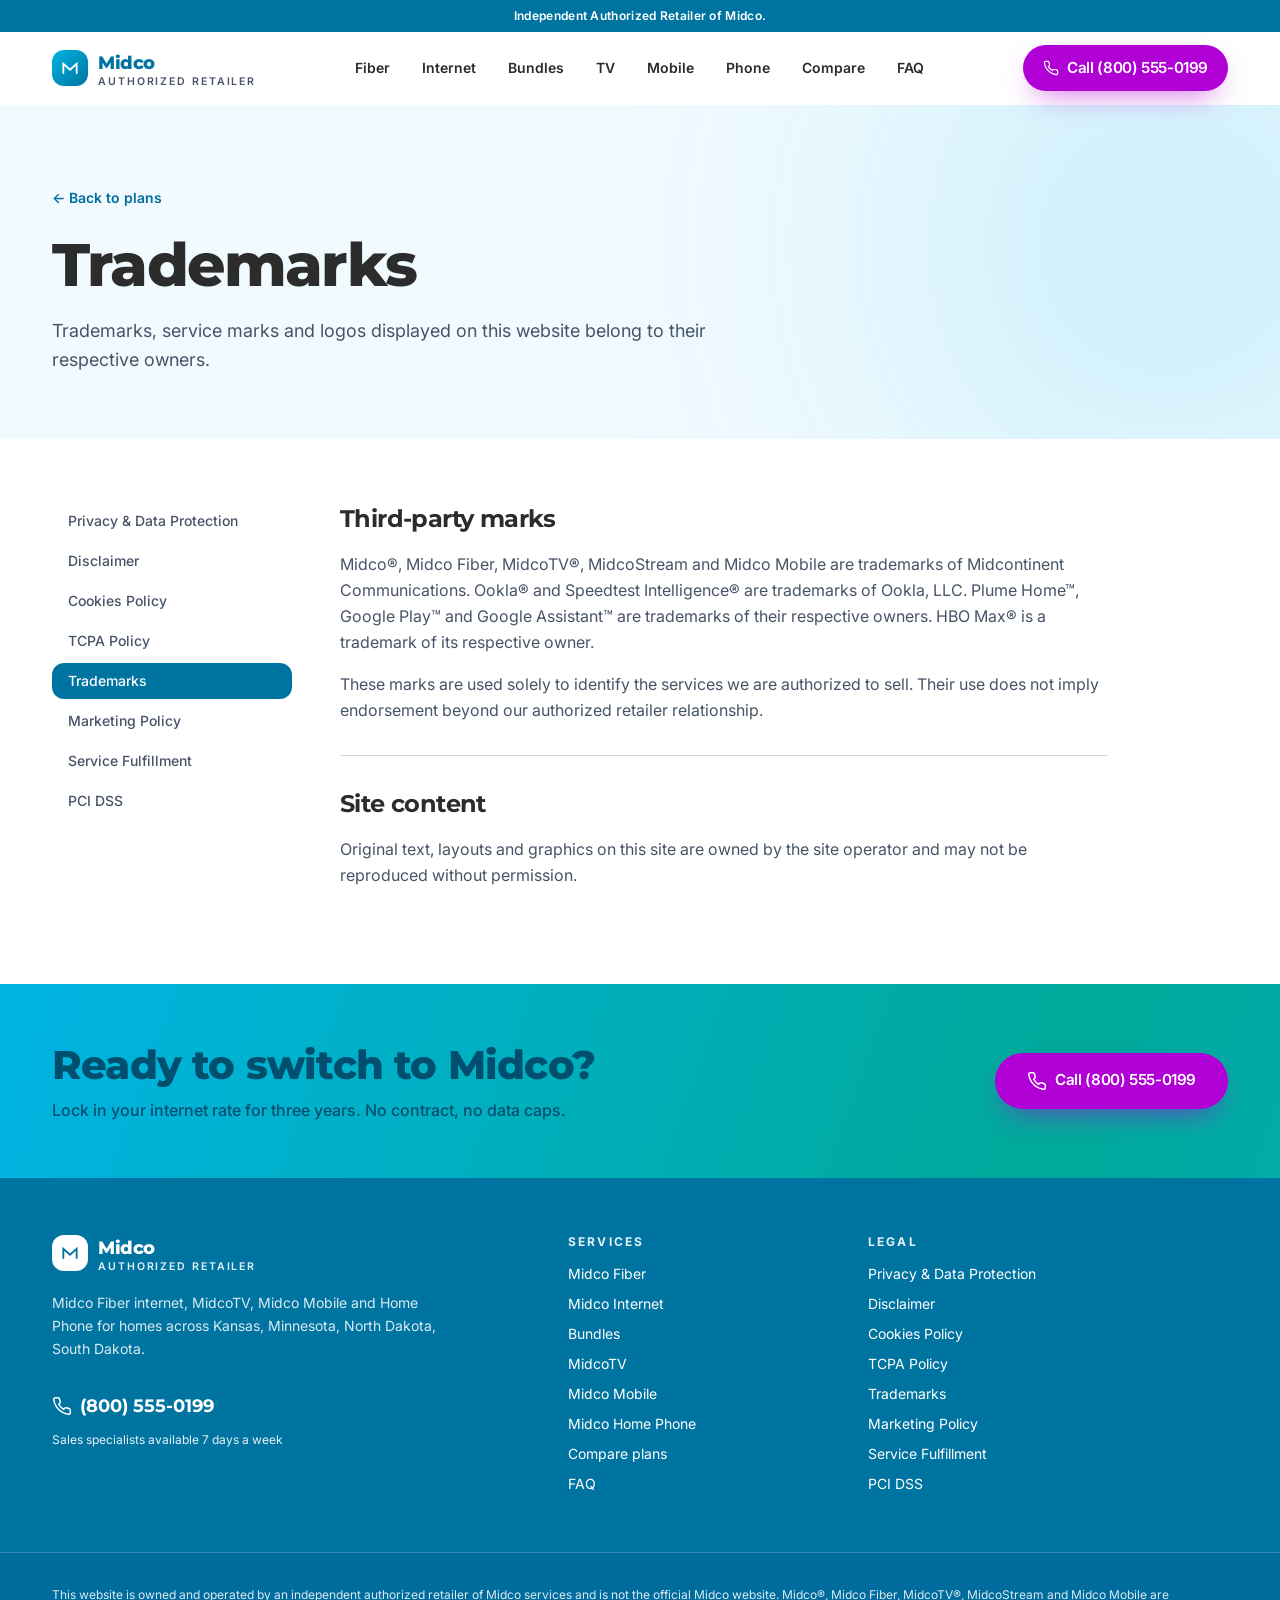
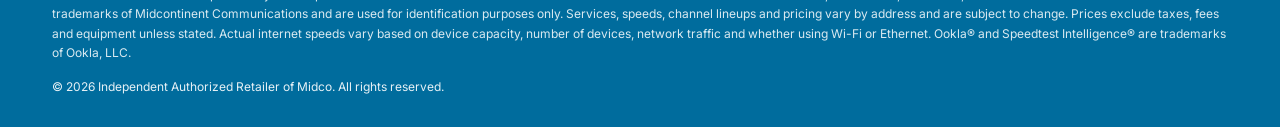
<file: legal/trademarks.html>
<!doctype html>
<html lang="en">
<head>
  <meta charset="utf-8">
  <meta name="viewport" content="width=device-width, initial-scale=1">
  <title>Trademarks | Midco Authorized Retailer</title>
  <meta name="description" content="Trademarks, service marks and logos displayed on this website belong to their respective owners.">
  <meta name="theme-color" content="#0074a1">
  <link rel="icon" href="../favicon.ico">

  <!-- Fonts: Montserrat (Gotham stand-in) + Inter -->
  <link rel="preconnect" href="https://fonts.googleapis.com">
  <link rel="preconnect" href="https://fonts.gstatic.com" crossorigin>
  <link rel="stylesheet" href="https://fonts.googleapis.com/css2?family=Inter:wght@400..700&family=Montserrat:wght@500;600;700;800&display=swap">

  <link rel="stylesheet" href="../assets/css/lenis.css">
  <link rel="stylesheet" href="../assets/css/styles.css">
  <link rel="stylesheet" href="../assets/css/effects.css">

  <!-- Enables the animation start states only when JavaScript runs -->
  <script>document.documentElement.classList.add('js');</script>
  <script src="../assets/js/vendor/lenis.min.js" defer></script>
  <script src="../assets/js/main.js" defer></script>
</head>
<body class="min-h-screen bg-white antialiased">
  <header class="sticky top-0 z-50">
    <!-- 1. Persistent disclosure bar -->
    <div class="bg-midco-500 text-white">
      <p class="container-x flex h-8 items-center justify-center text-center text-xs font-semibold tracking-wide">Independent Authorized Retailer of Midco.</p>
    </div>

    <!-- 2. Sticky nav -->
    <div class="nav-bar border-b border-transparent bg-white/95 backdrop-blur-xl transition-shadow duration-500" data-nav>
      <nav class="container-x flex h-[72px] items-center justify-between gap-3 sm:gap-6" aria-label="Primary">
        <a href="../index.html" class="group flex items-center gap-2.5" aria-label="Midco plans: back to top">
          <span class="grid h-9 w-9 place-items-center rounded-xl bg-gradient-to-br from-cyan to-midco-500 text-white">
            <svg viewBox="0 0 24 24" class="h-5 w-5" fill="none" stroke="currentColor" stroke-width="2.2" stroke-linecap="round" aria-hidden="true"><path d="M4 18V7l8 7 8-7v11"/></svg>
          </span>
          <span class="leading-none">
            <span class="block font-display text-lg font-extrabold tracking-tight text-midco-500">Midco</span>
            <span class="block whitespace-nowrap text-[0.66rem] font-semibold uppercase tracking-[0.1em] min-[360px]:tracking-[0.18em] text-slate">Authorized Retailer</span>
          </span>
        </a>

        <ul class="relative hidden items-center gap-0.5 lg:flex xl:gap-1" data-nav-list>
          <li aria-hidden="true" class="nav-pill pointer-events-none absolute left-0 top-0 h-full rounded-full bg-midco-50 ring-1 ring-cyan/40"></li>
          <li><a href="../index.html#fiber" class="nav-link relative z-10 block rounded-full px-2 py-2 text-sm font-semibold xl:px-3.5 text-ink transition-colors hover:text-midco-600">Fiber</a></li>
          <li><a href="../index.html#internet" class="nav-link relative z-10 block rounded-full px-2 py-2 text-sm font-semibold xl:px-3.5 text-ink transition-colors hover:text-midco-600">Internet</a></li>
          <li><a href="../index.html#bundles" class="nav-link relative z-10 block rounded-full px-2 py-2 text-sm font-semibold xl:px-3.5 text-ink transition-colors hover:text-midco-600">Bundles</a></li>
          <li><a href="../index.html#tv" class="nav-link relative z-10 block rounded-full px-2 py-2 text-sm font-semibold xl:px-3.5 text-ink transition-colors hover:text-midco-600">TV</a></li>
          <li><a href="../index.html#mobile" class="nav-link relative z-10 block rounded-full px-2 py-2 text-sm font-semibold xl:px-3.5 text-ink transition-colors hover:text-midco-600">Mobile</a></li>
          <li><a href="../index.html#phone" class="nav-link relative z-10 block rounded-full px-2 py-2 text-sm font-semibold xl:px-3.5 text-ink transition-colors hover:text-midco-600">Phone</a></li>
          <li><a href="../index.html#compare" class="nav-link relative z-10 block rounded-full px-2 py-2 text-sm font-semibold xl:px-3.5 text-ink transition-colors hover:text-midco-600">Compare</a></li>
          <li><a href="../index.html#faq" class="nav-link relative z-10 block rounded-full px-2 py-2 text-sm font-semibold xl:px-3.5 text-ink transition-colors hover:text-midco-600">FAQ</a></li>
        </ul>

        <div class="flex items-center gap-2">
          <span class="hidden sm:block">
            <a href="tel:+18005550199" class="magnetic group relative inline-flex min-h-12 items-center justify-center gap-2 rounded-full px-6 py-3 text-[0.95rem] font-semibold tracking-tight transition-[box-shadow,background-color] duration-300 focus-visible:outline-2 focus-visible:outline-offset-4 focus-visible:outline-midco-500 bg-violet text-white shadow-[0_12px_30px_-12px_rgba(176,0,213,.7)] hover:bg-plum !min-h-11 whitespace-nowrap !px-4 xl:!px-5" data-strength="0.25"><svg class="h-4 w-4" width="24" height="24" viewBox="0 0 24 24" fill="none" stroke="currentColor" stroke-width="1.8" stroke-linecap="round" stroke-linejoin="round" aria-hidden="true"><path d="M22 16.9v3a2 2 0 0 1-2.2 2 19.8 19.8 0 0 1-8.6-3.1 19.5 19.5 0 0 1-6-6A19.8 19.8 0 0 1 2.1 4.2 2 2 0 0 1 4.1 2h3a2 2 0 0 1 2 1.7c.1 1 .4 1.9.7 2.8a2 2 0 0 1-.5 2.1L8 9.9a16 16 0 0 0 6 6l1.3-1.3a2 2 0 0 1 2.1-.4c.9.3 1.8.6 2.8.7a2 2 0 0 1 1.7 2z"/></svg> Call (800) 555-0199</a>
          </span>
          <a href="tel:+18005550199" class="grid h-11 w-11 place-items-center rounded-full bg-violet text-white sm:hidden" aria-label="Call (800) 555-0199"><svg class="h-5 w-5" width="24" height="24" viewBox="0 0 24 24" fill="none" stroke="currentColor" stroke-width="1.8" stroke-linecap="round" stroke-linejoin="round" aria-hidden="true"><path d="M22 16.9v3a2 2 0 0 1-2.2 2 19.8 19.8 0 0 1-8.6-3.1 19.5 19.5 0 0 1-6-6A19.8 19.8 0 0 1 2.1 4.2 2 2 0 0 1 4.1 2h3a2 2 0 0 1 2 1.7c.1 1 .4 1.9.7 2.8a2 2 0 0 1-.5 2.1L8 9.9a16 16 0 0 0 6 6l1.3-1.3a2 2 0 0 1 2.1-.4c.9.3 1.8.6 2.8.7a2 2 0 0 1 1.7 2z"/></svg></a>
          <button type="button" class="grid h-11 w-11 place-items-center rounded-full text-midco-600 ring-1 ring-midco-100 lg:hidden" aria-expanded="false" aria-controls="mobile-nav" aria-label="Open menu" data-menu-toggle>
            <svg viewBox="0 0 24 24" class="h-5 w-5" fill="none" stroke="currentColor" stroke-width="2" stroke-linecap="round" aria-hidden="true">
              <path class="menu-open" d="M4 7h16M4 12h16M4 17h16"/>
              <path class="menu-close" d="M6 6l12 12M18 6L6 18"/>
            </svg>
          </button>
        </div>
      </nav>

      <div id="mobile-nav" class="mobile-nav lg:hidden">
        <ul class="container-x grid gap-1 overflow-hidden">
          <li><a href="../index.html#fiber" class="block rounded-xl px-4 py-3 text-base font-semibold text-ink hover:bg-midco-50">Fiber</a></li>
          <li><a href="../index.html#internet" class="block rounded-xl px-4 py-3 text-base font-semibold text-ink hover:bg-midco-50">Internet</a></li>
          <li><a href="../index.html#bundles" class="block rounded-xl px-4 py-3 text-base font-semibold text-ink hover:bg-midco-50">Bundles</a></li>
          <li><a href="../index.html#tv" class="block rounded-xl px-4 py-3 text-base font-semibold text-ink hover:bg-midco-50">TV</a></li>
          <li><a href="../index.html#mobile" class="block rounded-xl px-4 py-3 text-base font-semibold text-ink hover:bg-midco-50">Mobile</a></li>
          <li><a href="../index.html#phone" class="block rounded-xl px-4 py-3 text-base font-semibold text-ink hover:bg-midco-50">Phone</a></li>
          <li><a href="../index.html#compare" class="block rounded-xl px-4 py-3 text-base font-semibold text-ink hover:bg-midco-50">Compare</a></li>
          <li><a href="../index.html#faq" class="block rounded-xl px-4 py-3 text-base font-semibold text-ink hover:bg-midco-50">FAQ</a></li>
        </ul>
      </div>
    </div>
  </header>

  <main class="bg-white">
    <section class="relative isolate overflow-hidden bg-mist pb-12 pt-14 text-ink sm:pb-16 sm:pt-20">
      <div aria-hidden="true" class="absolute right-[-10%] top-[-30%] -z-10 h-[30rem] w-[30rem] rounded-full bg-cyan/20 blur-[140px]"></div>
      <div class="container-x">
        <a href="../index.html" class="text-sm font-semibold text-midco-600 hover:text-violet">&larr; Back to plans</a>
        <h1 class="mt-6 font-display text-[clamp(2.2rem,5vw,3.75rem)] font-extrabold leading-[1.05] tracking-[-0.03em]">Trademarks</h1>
        <p class="mt-5 max-w-2xl text-lg leading-relaxed text-slate">Trademarks, service marks and logos displayed on this website belong to their respective owners.</p>
      </div>
    </section>

    <div class="container-x grid gap-12 py-16 lg:grid-cols-[240px_1fr]">
      <nav aria-label="Legal pages" class="lg:sticky lg:top-[calc(var(--header-h)+2rem)] lg:self-start">
        <ul class="flex flex-wrap gap-2 lg:grid lg:gap-1">
          <li><a href="privacy.html" class="block rounded-full px-4 py-2 text-sm font-medium transition-colors lg:rounded-xl bg-mist text-slate hover:text-midco-700 lg:bg-transparent">Privacy &amp; Data Protection</a></li>
          <li><a href="disclaimer.html" class="block rounded-full px-4 py-2 text-sm font-medium transition-colors lg:rounded-xl bg-mist text-slate hover:text-midco-700 lg:bg-transparent">Disclaimer</a></li>
          <li><a href="cookies.html" class="block rounded-full px-4 py-2 text-sm font-medium transition-colors lg:rounded-xl bg-mist text-slate hover:text-midco-700 lg:bg-transparent">Cookies Policy</a></li>
          <li><a href="tcpa.html" class="block rounded-full px-4 py-2 text-sm font-medium transition-colors lg:rounded-xl bg-mist text-slate hover:text-midco-700 lg:bg-transparent">TCPA Policy</a></li>
          <li><a href="trademarks.html" aria-current="page" class="block rounded-full px-4 py-2 text-sm font-medium transition-colors lg:rounded-xl bg-midco-500 text-white">Trademarks</a></li>
          <li><a href="marketing.html" class="block rounded-full px-4 py-2 text-sm font-medium transition-colors lg:rounded-xl bg-mist text-slate hover:text-midco-700 lg:bg-transparent">Marketing Policy</a></li>
          <li><a href="service-fulfillment.html" class="block rounded-full px-4 py-2 text-sm font-medium transition-colors lg:rounded-xl bg-mist text-slate hover:text-midco-700 lg:bg-transparent">Service Fulfillment</a></li>
          <li><a href="pci-dss.html" class="block rounded-full px-4 py-2 text-sm font-medium transition-colors lg:rounded-xl bg-mist text-slate hover:text-midco-700 lg:bg-transparent">PCI DSS</a></li>
        </ul>
      </nav>

      <article class="max-w-3xl">
        <section class="border-b border-midco-100 py-8 first:pt-0 last:border-0">
          <h2 class="font-display text-2xl font-bold tracking-tight text-ink">Third-party marks</h2>
          <p class="mt-4 leading-relaxed text-slate">Midco®, Midco Fiber, MidcoTV®, MidcoStream and Midco Mobile are trademarks of Midcontinent Communications. Ookla® and Speedtest Intelligence® are trademarks of Ookla, LLC. Plume Home™, Google Play™ and Google Assistant™ are trademarks of their respective owners. HBO Max® is a trademark of its respective owner.</p>
          <p class="mt-4 leading-relaxed text-slate">These marks are used solely to identify the services we are authorized to sell. Their use does not imply endorsement beyond our authorized retailer relationship.</p>
        </section>
        <section class="border-b border-midco-100 py-8 first:pt-0 last:border-0">
          <h2 class="font-display text-2xl font-bold tracking-tight text-ink">Site content</h2>
          <p class="mt-4 leading-relaxed text-slate">Original text, layouts and graphics on this site are owned by the site operator and may not be reproduced without permission.</p>
        </section>
      </article>
    </div>
  </main>

  <footer>
    <!-- Closing CTA band (Midco cyan) -->
    <div class="cta-flow shine relative overflow-hidden text-midco-700">
      <div class="container-x relative flex flex-col items-start justify-between gap-6 py-14 md:flex-row md:items-center">
        <div>
          <p class="font-display text-[clamp(1.6rem,3.2vw,2.5rem)] font-extrabold leading-tight tracking-[-0.02em]">Ready to switch to Midco?</p>
          <p class="mt-2 font-medium text-midco-700">Lock in your internet rate for three years. No contract, no data caps.</p>
        </div>
        <a href="tel:+18005550199" class="magnetic group relative inline-flex min-h-12 items-center justify-center gap-2 rounded-full px-6 py-3 text-[0.95rem] font-semibold tracking-tight transition-[box-shadow,background-color] duration-300 focus-visible:outline-2 focus-visible:outline-offset-4 focus-visible:outline-midco-500 bg-violet text-white shadow-[0_12px_30px_-12px_rgba(176,0,213,.7)] hover:bg-plum !min-h-14 !px-8" data-strength="0.35"><svg class="h-5 w-5" width="24" height="24" viewBox="0 0 24 24" fill="none" stroke="currentColor" stroke-width="1.8" stroke-linecap="round" stroke-linejoin="round" aria-hidden="true"><path d="M22 16.9v3a2 2 0 0 1-2.2 2 19.8 19.8 0 0 1-8.6-3.1 19.5 19.5 0 0 1-6-6A19.8 19.8 0 0 1 2.1 4.2 2 2 0 0 1 4.1 2h3a2 2 0 0 1 2 1.7c.1 1 .4 1.9.7 2.8a2 2 0 0 1-.5 2.1L8 9.9a16 16 0 0 0 6 6l1.3-1.3a2 2 0 0 1 2.1-.4c.9.3 1.8.6 2.8.7a2 2 0 0 1 1.7 2z"/></svg> Call (800) 555-0199</a>
      </div>
    </div>

    <!-- Main footer (Midco primary blue) -->
    <div class="bg-midco-500 text-white">
      <div class="container-x grid gap-12 py-14 md:grid-cols-2 lg:grid-cols-[1.3fr_0.7fr_1fr]">
        <div>
          <a href="../index.html" class="group flex items-center gap-2.5" aria-label="Midco plans: back to top">
            <span class="grid h-9 w-9 place-items-center rounded-xl bg-white text-midco-500">
              <svg viewBox="0 0 24 24" class="h-5 w-5" fill="none" stroke="currentColor" stroke-width="2.2" stroke-linecap="round" aria-hidden="true"><path d="M4 18V7l8 7 8-7v11"/></svg>
            </span>
            <span class="leading-none">
              <span class="block font-display text-lg font-extrabold tracking-tight text-white">Midco</span>
              <span class="block whitespace-nowrap text-[0.66rem] font-semibold uppercase tracking-[0.1em] min-[360px]:tracking-[0.18em] text-white/90">Authorized Retailer</span>
            </span>
          </a>
          <p class="mt-5 max-w-sm text-sm leading-relaxed text-white/85">Midco Fiber internet, MidcoTV, Midco Mobile and Home Phone for homes across Kansas, Minnesota, North Dakota, South Dakota.</p>
          <a href="tel:+18005550199" class="mt-6 inline-flex min-h-11 items-center gap-2 font-display text-lg font-bold text-white hover:text-cyan"><svg class="h-5 w-5" width="24" height="24" viewBox="0 0 24 24" fill="none" stroke="currentColor" stroke-width="1.8" stroke-linecap="round" stroke-linejoin="round" aria-hidden="true"><path d="M22 16.9v3a2 2 0 0 1-2.2 2 19.8 19.8 0 0 1-8.6-3.1 19.5 19.5 0 0 1-6-6A19.8 19.8 0 0 1 2.1 4.2 2 2 0 0 1 4.1 2h3a2 2 0 0 1 2 1.7c.1 1 .4 1.9.7 2.8a2 2 0 0 1-.5 2.1L8 9.9a16 16 0 0 0 6 6l1.3-1.3a2 2 0 0 1 2.1-.4c.9.3 1.8.6 2.8.7a2 2 0 0 1 1.7 2z"/></svg> (800) 555-0199</a>
          <p class="mt-1 text-xs text-white/90">Sales specialists available 7 days a week</p>
        </div>

        <nav aria-label="Services">
          <h2 class="text-xs font-bold uppercase tracking-[0.18em] text-white/90">Services</h2>
          <ul class="mt-3 grid gap-0.5 text-sm lg:gap-1.5">
            <li><a href="../index.html#fiber" class="inline-block py-1.5 text-white transition-colors hover:text-cyan lg:py-0.5">Midco Fiber</a></li>
            <li><a href="../index.html#internet" class="inline-block py-1.5 text-white transition-colors hover:text-cyan lg:py-0.5">Midco Internet</a></li>
            <li><a href="../index.html#bundles" class="inline-block py-1.5 text-white transition-colors hover:text-cyan lg:py-0.5">Bundles</a></li>
            <li><a href="../index.html#tv" class="inline-block py-1.5 text-white transition-colors hover:text-cyan lg:py-0.5">MidcoTV</a></li>
            <li><a href="../index.html#mobile" class="inline-block py-1.5 text-white transition-colors hover:text-cyan lg:py-0.5">Midco Mobile</a></li>
            <li><a href="../index.html#phone" class="inline-block py-1.5 text-white transition-colors hover:text-cyan lg:py-0.5">Midco Home Phone</a></li>
            <li><a href="../index.html#compare" class="inline-block py-1.5 text-white transition-colors hover:text-cyan lg:py-0.5">Compare plans</a></li>
            <li><a href="../index.html#faq" class="inline-block py-1.5 text-white transition-colors hover:text-cyan lg:py-0.5">FAQ</a></li>
          </ul>
        </nav>

        <nav aria-label="Legal">
          <h2 class="text-xs font-bold uppercase tracking-[0.18em] text-white/90">Legal</h2>
          <ul class="mt-3 grid grid-cols-2 gap-x-4 gap-y-0.5 text-sm lg:grid-cols-1 lg:gap-y-1.5">
            <li><a href="privacy.html" class="inline-block py-1.5 text-white transition-colors hover:text-cyan lg:py-0.5">Privacy &amp; Data Protection</a></li>
            <li><a href="disclaimer.html" class="inline-block py-1.5 text-white transition-colors hover:text-cyan lg:py-0.5">Disclaimer</a></li>
            <li><a href="cookies.html" class="inline-block py-1.5 text-white transition-colors hover:text-cyan lg:py-0.5">Cookies Policy</a></li>
            <li><a href="tcpa.html" class="inline-block py-1.5 text-white transition-colors hover:text-cyan lg:py-0.5">TCPA Policy</a></li>
            <li><a href="trademarks.html" class="inline-block py-1.5 text-white transition-colors hover:text-cyan lg:py-0.5">Trademarks</a></li>
            <li><a href="marketing.html" class="inline-block py-1.5 text-white transition-colors hover:text-cyan lg:py-0.5">Marketing Policy</a></li>
            <li><a href="service-fulfillment.html" class="inline-block py-1.5 text-white transition-colors hover:text-cyan lg:py-0.5">Service Fulfillment</a></li>
            <li><a href="pci-dss.html" class="inline-block py-1.5 text-white transition-colors hover:text-cyan lg:py-0.5">PCI DSS</a></li>
          </ul>
        </nav>
      </div>

      <div class="border-t border-white/20 bg-midco-600">
        <div class="container-x py-8">
          <p class="text-xs leading-relaxed text-white/85">This website is owned and operated by an independent authorized retailer of Midco services and is not the official Midco website. Midco®, Midco Fiber, MidcoTV®, MidcoStream and Midco Mobile are trademarks of Midcontinent Communications and are used for identification purposes only. Services, speeds, channel lineups and pricing vary by address and are subject to change. Prices exclude taxes, fees and equipment unless stated. Actual internet speeds vary based on device capacity, number of devices, network traffic and whether using Wi-Fi or Ethernet. Ookla® and Speedtest Intelligence® are trademarks of Ookla, LLC.</p>
          <p class="mt-4 text-xs text-white/90">&copy; <span data-year>2026</span> Independent Authorized Retailer of Midco. All rights reserved.</p>
        </div>
      </div>
    </div>
  </footer>
</body>
</html>
</file>
<file: assets/css/lenis.css>
html.lenis,
html.lenis body {
  height: auto;
}

.lenis:not(.lenis-autoToggle).lenis-stopped {
  overflow: clip;
}

.lenis [data-lenis-prevent],
.lenis [data-lenis-prevent-wheel],
.lenis [data-lenis-prevent-touch],
.lenis [data-lenis-prevent-vertical],
.lenis [data-lenis-prevent-horizontal] {
  overscroll-behavior: contain;
}

.lenis.lenis-smooth iframe {
  pointer-events: none;
}

.lenis.lenis-autoToggle {
  transition-property: overflow;
  transition-duration: 1ms;
  transition-behavior: allow-discrete;
}
</file>
<file: assets/css/effects.css>
/*
 * effects.css — animation & interaction styles (hand-written).
 * Start states only apply when <html class="js"> is set, so the page is fully
 * visible without JavaScript. main.js adds .is-in / .is-open / .is-scrolled.
 */

:root {
  --ease-out: cubic-bezier(0.22, 1, 0.36, 1);
  --ease-wipe: cubic-bezier(0.76, 0, 0.24, 1);
}

/* ------------------------------------------------------------------ */
/* Scroll-triggered headline reveal (words rise out of a masked line)  */
/* ------------------------------------------------------------------ */
.rv-w {
  display: inline-block;
  overflow: hidden;
  padding-bottom: 0.12em;
  margin-bottom: -0.12em;
  vertical-align: bottom;
}
.rv-i {
  display: inline-block;
}
.js [data-reveal] .rv-i {
  transform: translateY(110%) rotate(4deg);
  opacity: 0;
  transition:
    transform 0.9s var(--ease-out) var(--d, 0ms),
    opacity 0.9s var(--ease-out) var(--d, 0ms);
}
.js [data-reveal].is-in .rv-i {
  transform: none;
  opacity: 1;
}

/* ------------------------------------------------------------------ */
/* Clip-path wipe into each service section                            */
/* ------------------------------------------------------------------ */
.js [data-wipe] {
  clip-path: inset(6% 5% 6% 5% round 48px);
  transition: clip-path 1.1s var(--ease-wipe);
}
.js [data-wipe].is-in {
  clip-path: inset(0% 0% 0% 0% round 0px);
}

/* ------------------------------------------------------------------ */
/* Staggered grid entrance (Why Midco)                                 */
/* ------------------------------------------------------------------ */
.js [data-stagger] .stg {
  opacity: 0;
  transform: translateY(40px) scale(0.96);
  transition:
    opacity 0.8s var(--ease-out) var(--d, 0ms),
    transform 0.8s var(--ease-out) var(--d, 0ms),
    box-shadow 0.5s ease;
}
.js [data-stagger].is-in .stg {
  opacity: 1;
  transform: none;
}

/* ------------------------------------------------------------------ */
/* Parallax layers & photos (transform driven by main.js)              */
/* ------------------------------------------------------------------ */
[data-parallax] {
  will-change: transform;
}

/* ------------------------------------------------------------------ */
/* Magnetic buttons (translate driven by main.js)                      */
/* ------------------------------------------------------------------ */
.magnetic {
  will-change: translate;
  transition-property: box-shadow, background-color, scale;
}
.magnetic:active {
  scale: 0.97;
}

/* ------------------------------------------------------------------ */
/* 3D tilt plan cards                                                  */
/* ------------------------------------------------------------------ */
[data-tilt] {
  will-change: transform;
}
.tilt-glare {
  background: radial-gradient(420px circle at var(--gx, 50%) var(--gy, 50%), rgba(0, 180, 227, 0.1), transparent 45%);
}

/* ------------------------------------------------------------------ */
/* Header: scrolled state, sliding active pill, mobile menu            */
/* ------------------------------------------------------------------ */
.nav-bar.is-scrolled {
  border-color: #d3d6db;
  box-shadow: 0 10px 30px -20px rgba(0, 79, 110, 0.35);
}
.nav-pill {
  opacity: 0;
  transition: opacity 0.2s ease;
}
.nav-pill.is-visible {
  opacity: 1;
}
.nav-link.is-active {
  color: #006c9d;
}

.mobile-nav {
  display: grid;
  grid-template-rows: 0fr;
  opacity: 0;
  transition:
    grid-template-rows 0.35s var(--ease-out),
    opacity 0.35s var(--ease-out);
}
.mobile-nav > ul {
  min-height: 0;
}
.mobile-nav.is-open {
  grid-template-rows: 1fr;
  opacity: 1;
}
.mobile-nav.is-open > ul {
  padding-bottom: 1rem;
}
[data-menu-toggle] .menu-close,
[data-menu-toggle][aria-expanded='true'] .menu-open {
  display: none;
}
[data-menu-toggle][aria-expanded='true'] .menu-close {
  display: inline;
}

/* ------------------------------------------------------------------ */
/* FAQ accordion                                                       */
/* ------------------------------------------------------------------ */
.faq-a {
  display: grid;
  grid-template-rows: 0fr;
  opacity: 0;
  transition:
    grid-template-rows 0.35s var(--ease-out),
    opacity 0.35s var(--ease-out);
}
.faq-a > div {
  min-height: 0;
}
.faq-item.is-open .faq-a {
  grid-template-rows: 1fr;
  opacity: 1;
}
.faq-item.is-open {
  border-color: #d3d6db;
  box-shadow: 0 20px 50px -30px rgba(0, 79, 110, 0.5);
}
.faq-icon {
  background: #f0faff;
  color: #0074a1;
}
.faq-item.is-open .faq-icon {
  rotate: 45deg;
  background: #0074a1;
  color: #ffffff;
}

/* ------------------------------------------------------------------ */
/* ZIP checker result                                                  */
/* ------------------------------------------------------------------ */
.zip-result {
  animation: zip-in 0.35s var(--ease-out) both;
}
@keyframes zip-in {
  from {
    opacity: 0;
    transform: translateY(8px);
  }
}

/* ================================================================== */
/* PREMIUM HERO                                                        */
/* ================================================================== */

/* Staggered load-in for hero copy, ZIP box, offer card and chips */
.js [data-hero] .hero-in {
  opacity: 0;
  transform: translateY(24px);
  transition:
    opacity 1s var(--ease-out) var(--d, 0ms),
    transform 1s var(--ease-out) var(--d, 0ms);
}
.js [data-hero].is-loaded .hero-in {
  opacity: 1;
  transform: none;
}

/* Slow Ken Burns zoom on the hero photo */
.kenburns {
  animation: kenburns 24s ease-in-out infinite alternate;
  transform-origin: 70% 50%;
  will-change: transform;
}
@keyframes kenburns {
  from { transform: scale(1); }
  to { transform: scale(1.08) translate3d(-1%, -1%, 0); }
}

/* Fine dot grid, faded out towards the photo */
.hero-dots {
  background-image: radial-gradient(rgba(0, 116, 161, 0.18) 1px, transparent 1.2px);
  background-size: 22px 22px;
  -webkit-mask-image: radial-gradient(ellipse 70% 65% at 30% 45%, #000 20%, transparent 75%);
  mask-image: radial-gradient(ellipse 70% 65% at 30% 45%, #000 20%, transparent 75%);
}

/* Eyebrow pill with an animated gradient hairline border */
.hero-pill {
  position: relative;
  isolation: isolate;
}
.hero-pill::before {
  content: '';
  position: absolute;
  inset: 0;
  z-index: -1;
  padding: 1px;
  border-radius: inherit;
  background: linear-gradient(90deg, #b000d5, #0074a1, #00b4e3, #00a999, #b000d5);
  background-size: 300% 100%;
  animation: flow-x 6s linear infinite;
  -webkit-mask: linear-gradient(#000 0 0) content-box, linear-gradient(#000 0 0);
  -webkit-mask-composite: xor;
  mask-composite: exclude;
}

/* Shimmering gradient on "Midco Fiber." */
.text-shimmer {
  background-image: linear-gradient(90deg, #b000d5 0%, #0074a1 25%, #00b4e3 50%, #0074a1 75%, #b000d5 100%);
  background-size: 200% 100%;
  animation: flow-x 5s linear infinite;
}

/* Pulsing "live" dots */
.live-dot::after {
  content: '';
  position: absolute;
  inset: 0;
  border-radius: 9999px;
  background: inherit;
  animation: ping 1.8s cubic-bezier(0, 0, 0.2, 1) infinite;
}
@keyframes ping {
  75%, 100% { transform: scale(2.6); opacity: 0; }
}

/* Floating glass stat chips */
.float-1 { animation: float 6s ease-in-out infinite; }
.float-2 { animation: float 7s ease-in-out -2s infinite; }
.float-3 { animation: float 6.5s ease-in-out -4s infinite; }
@keyframes float {
  0%, 100% { transform: translate3d(0, 0, 0); }
  50% { transform: translate3d(0, -12px, 0); }
}

/* Purple offer ribbon: flowing gradient */
.ribbon {
  background: linear-gradient(90deg, #b000d5, #770076, #006c9d, #b000d5);
  background-size: 300% 100%;
  animation: flow-x 12s ease-in-out infinite alternate;
}

/* ------------------------------------------------------------------ */
/* Offer card: rotating gradient border + breathing glow               */
/* ------------------------------------------------------------------ */
@property --offer-angle {
  syntax: '<angle>';
  initial-value: 0deg;
  inherits: false;
}
.offer-frame {
  position: relative;
  isolation: isolate;
  padding: 3px;
  border-radius: 26px;
}
.offer-frame::before,
.offer-frame::after {
  content: '';
  position: absolute;
  inset: 0;
  z-index: -1;
  border-radius: inherit;
  background: conic-gradient(from var(--offer-angle), #b000d5, #0074a1, #00b4e3, #00a999, #b000d5);
  animation: offer-spin 6s linear infinite;
}
.offer-frame::after {
  inset: 6px;
  filter: blur(26px);
  opacity: 0.55;
  animation:
    offer-spin 6s linear infinite,
    glow-breathe 4s ease-in-out infinite;
}
@keyframes offer-spin {
  to { --offer-angle: 360deg; }
}
@keyframes glow-breathe {
  0%, 100% { opacity: 0.4; transform: scale(0.98); }
  50% { opacity: 0.75; transform: scale(1.03); }
}
.offer-card {
  box-shadow: 0 30px 70px -30px rgba(0, 79, 110, 0.55);
}
.offer-bar {
  background: linear-gradient(90deg, #b000d5, #006c9d, #00b4e3, #006c9d, #b000d5);
  background-size: 300% 100%;
  animation: flow-x 8s linear infinite;
}
.offer-glow {
  animation: glow-breathe 5s ease-in-out infinite;
}

/* Light sweep across ribbons, bars and the offer CTA */
.shine::after,
.btn-shine::after {
  content: '';
  position: absolute;
  inset: 0;
  pointer-events: none;
  background: linear-gradient(105deg, transparent 35%, rgba(255, 255, 255, 0.45) 50%, transparent 65%);
  transform: translateX(-120%);
  animation: sweep 4.5s ease-in-out infinite;
}
.btn-shine::after {
  animation-delay: 1.5s;
}
@keyframes sweep {
  0% { transform: translateX(-120%); }
  45%, 100% { transform: translateX(120%); }
}

/* ================================================================== */
/* ANIMATED SECTION BACKGROUNDS                                        */
/* ================================================================== */

/* Flowing gradient wash */
.bg-flow {
  background-size: 300% 300%;
  animation: flow-xy 20s ease-in-out infinite alternate;
}
.bg-flow-blue {
  background-image: linear-gradient(
    120deg,
    rgba(0, 180, 227, 0.12),
    rgba(176, 0, 213, 0.07),
    rgba(0, 116, 161, 0.1),
    rgba(0, 169, 153, 0.09),
    rgba(0, 180, 227, 0.12)
  );
}
.bg-flow-violet {
  background-image: linear-gradient(
    120deg,
    rgba(176, 0, 213, 0.12),
    rgba(0, 180, 227, 0.08),
    rgba(119, 0, 118, 0.1),
    rgba(0, 116, 161, 0.08),
    rgba(176, 0, 213, 0.12)
  );
}

/* Drifting colour glows */
.drift-1,
.drift-2,
.drift-3 {
  will-change: transform;
}
.drift-1 { animation: drift-a 18s ease-in-out infinite alternate; }
.drift-2 { animation: drift-b 22s ease-in-out infinite alternate; }
.drift-3 { animation: drift-c 26s ease-in-out infinite alternate; }
@keyframes drift-a {
  0% { transform: translate3d(0, 0, 0) scale(1); }
  50% { transform: translate3d(-8%, 10%, 0) scale(1.15); }
  100% { transform: translate3d(6%, -6%, 0) scale(0.95); }
}
@keyframes drift-b {
  0% { transform: translate3d(0, 0, 0) scale(1); }
  50% { transform: translate3d(12%, -8%, 0) scale(1.2); }
  100% { transform: translate3d(-6%, 4%, 0) scale(1); }
}
@keyframes drift-c {
  0% { transform: translate3d(0, 0, 0) scale(0.9); }
  50% { transform: translate3d(-14%, -10%, 0) scale(1.1); }
  100% { transform: translate3d(10%, 8%, 0) scale(1.25); }
}

/* Marquee band and closing CTA band */
.marquee-flow {
  background: linear-gradient(90deg, #0074a1, #006c9d, #770076, #004f6e, #0074a1);
  background-size: 300% 100%;
  animation: flow-x 16s ease-in-out infinite alternate;
}
.cta-flow {
  background: linear-gradient(110deg, #00b4e3, #00a999, #00b4e3, #0074a1 85%);
  background-size: 300% 100%;
  animation: flow-x 14s ease-in-out infinite alternate;
}

@keyframes flow-x {
  from { background-position: 0% 50%; }
  to { background-position: 100% 50%; }
}
@keyframes flow-xy {
  0% { background-position: 0% 0%; }
  50% { background-position: 100% 50%; }
  100% { background-position: 50% 100%; }
}

/* Pause background motion while a section is off-screen (set by main.js) */
.bg-paused .bg-flow,
.bg-paused .drift-1,
.bg-paused .drift-2,
.bg-paused .drift-3,
.bg-paused .kenburns,
.bg-paused.marquee-flow,
.bg-paused.cta-flow {
  animation-play-state: paused;
}

/* ================================================================== */
/* MOBILE & TABLET TUNING                                              */
/* ================================================================== */
a,
button {
  -webkit-tap-highlight-color: transparent;
}

@media (max-width: 767px) {
  /* Smaller, lighter glows: same look, far less GPU work on phones */
  .drift-1,
  .drift-2,
  .drift-3 {
    width: 17rem !important;
    height: 17rem !important;
    filter: blur(64px) !important;
  }
  /* Gentler section wipe that matches the smaller screen */
  .js [data-wipe] {
    clip-path: inset(3% 3% 3% 3% round 28px);
  }
  /* Softer float distance for the banner chips */
  @keyframes float {
    0%, 100% { transform: translate3d(0, 0, 0); }
    50% { transform: translate3d(0, -6px, 0); }
  }
  /* Ken Burns centred on the family in the taller phone crop */
  .kenburns {
    transform-origin: 78% 60%;
  }
  /* Offer glow kept inside the viewport edge */
  .offer-frame::after {
    filter: blur(18px);
  }
}

/* Touch devices: no hover-dependent effects linger after a tap */
@media (hover: none) {
  .hover\:\[animation-play-state\:paused\]:hover {
    animation-play-state: running;
  }
}

/* ------------------------------------------------------------------ */
/* Reduced motion: show everything immediately                         */
/* ------------------------------------------------------------------ */
@media (prefers-reduced-motion: reduce) {
  .js [data-reveal] .rv-i,
  .js [data-stagger] .stg,
  .js [data-hero] .hero-in {
    transform: none;
    opacity: 1;
  }
  .js [data-wipe] {
    clip-path: none;
  }
  .shine::after,
  .btn-shine::after,
  .live-dot::after,
  .offer-frame::after {
    display: none;
  }
}
</file>
